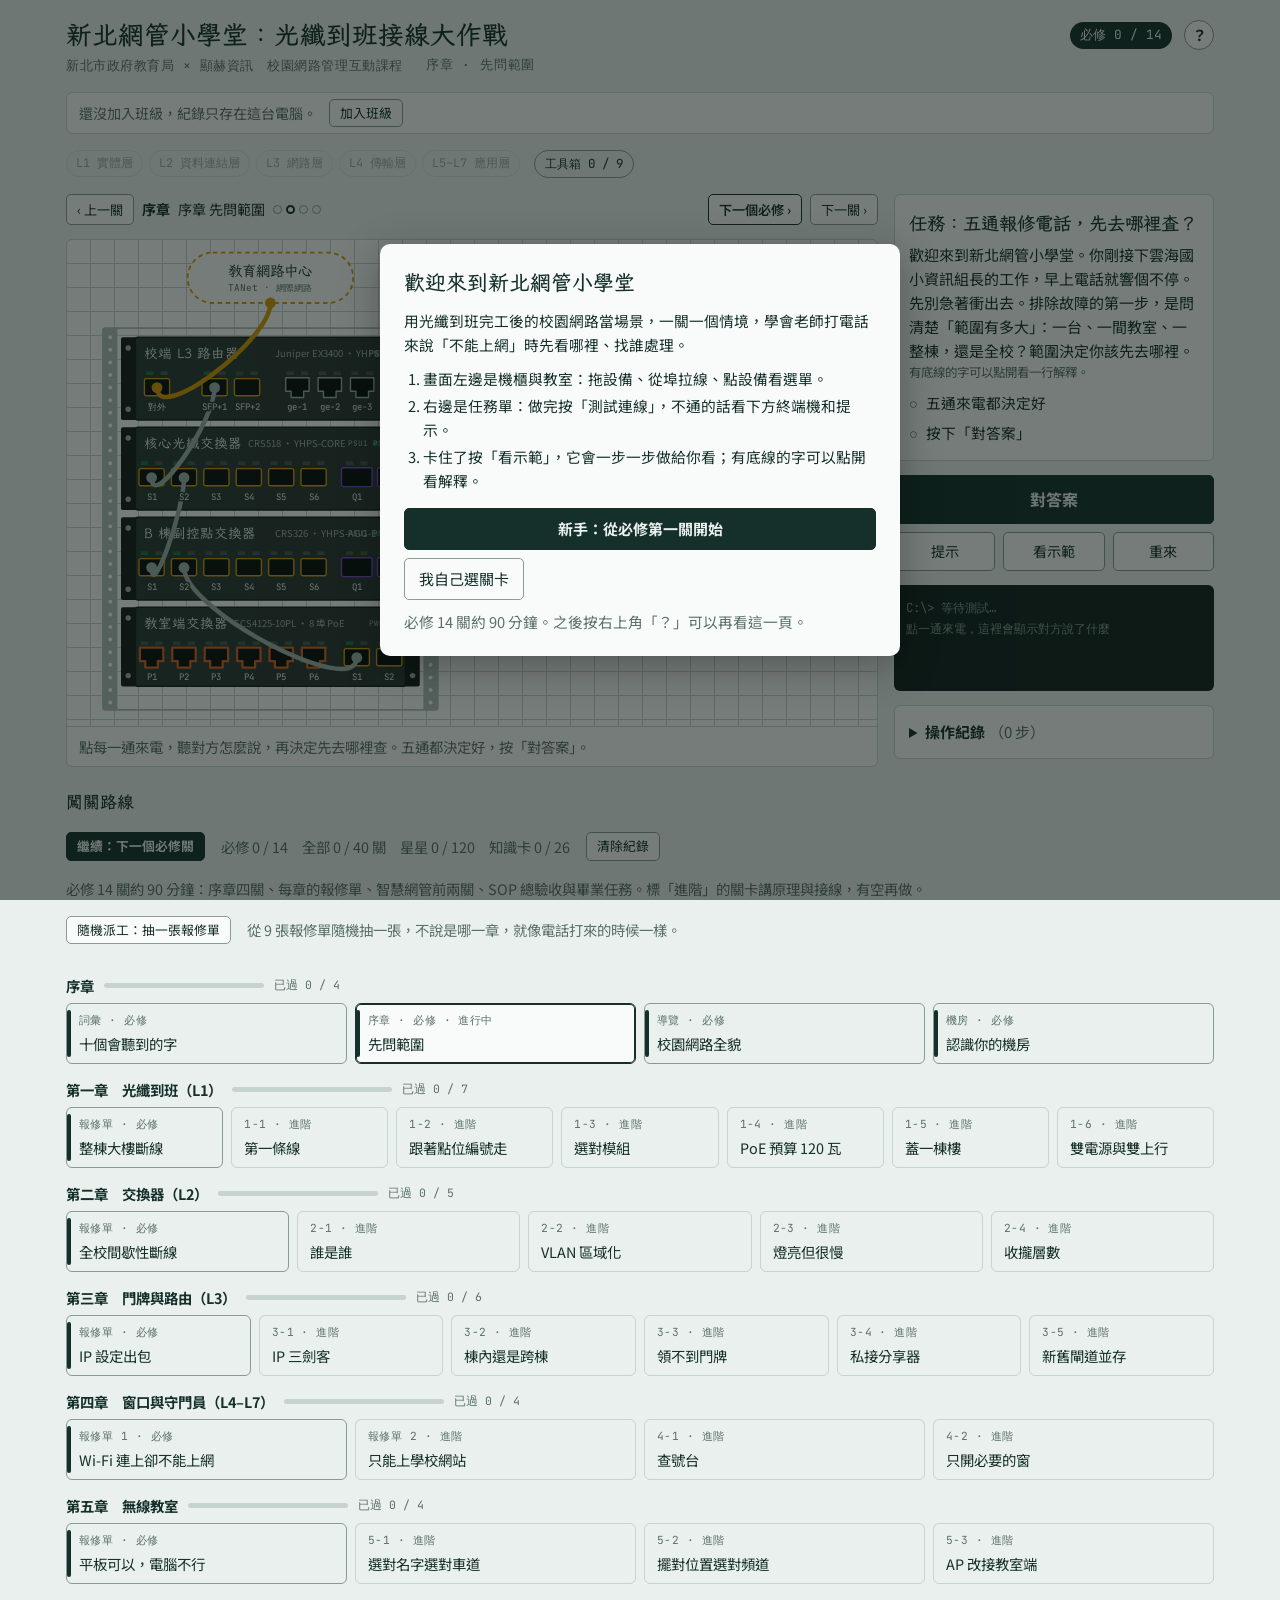
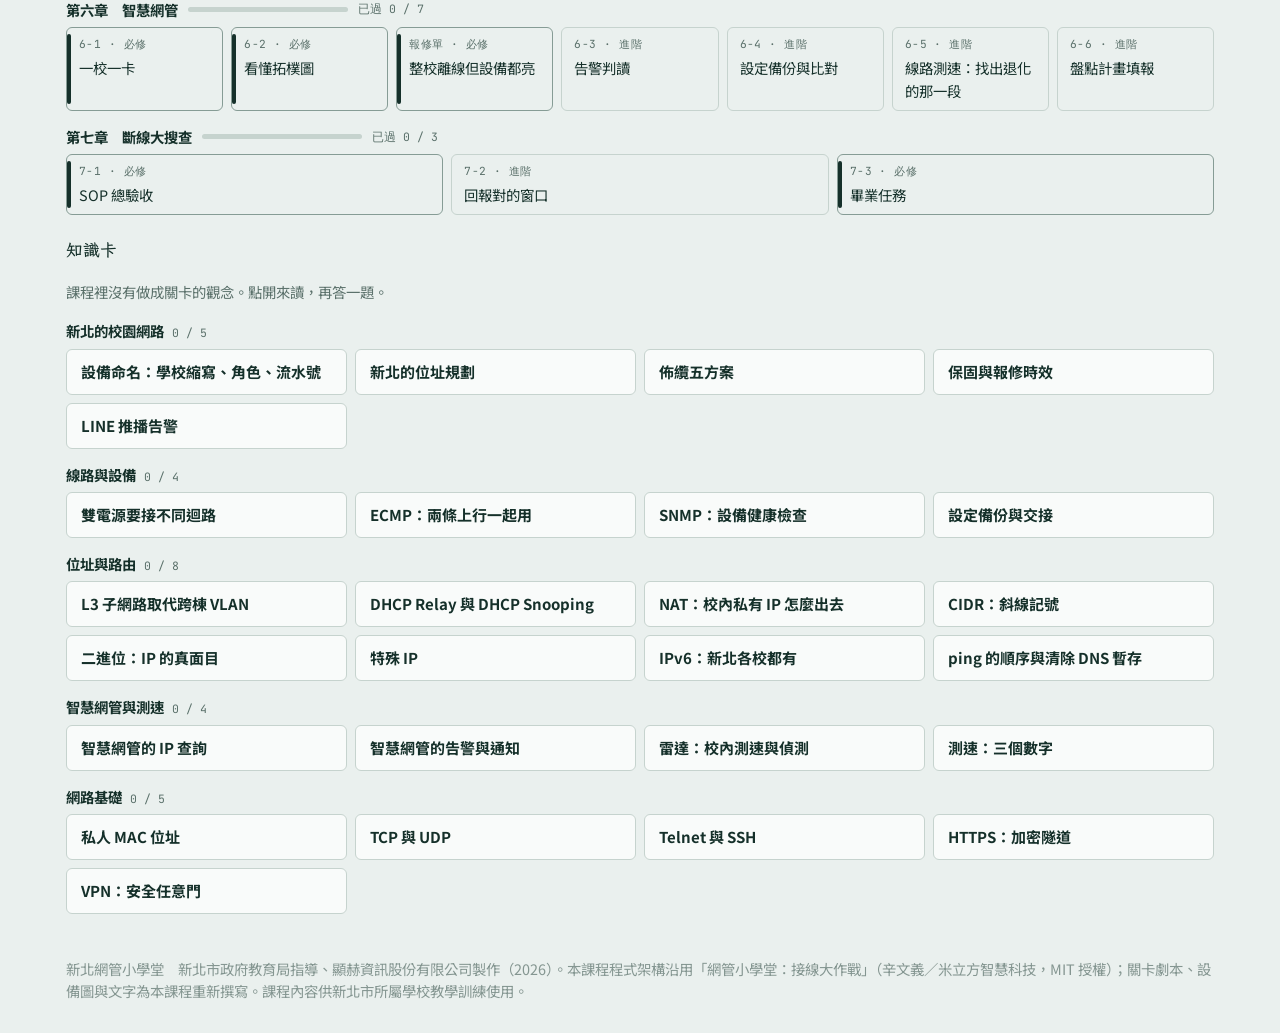
<file: index.html>
<!doctype html>
<html lang="zh-Hant">
<head>
<meta charset="utf-8">
<meta name="viewport" content="width=device-width,initial-scale=1,viewport-fit=cover">
<style>body{margin:0;font:14px system-ui,sans-serif}img{max-width:100%}[hidden]{display:none!important}</style>
<title>新北網管小學堂：光纖到班接線大作戰</title>
<meta name="description" content="新北市教育局校園網路管理互動課程：從教室端交換器、副控、核心到校端 L3 與智慧網管系統，36 關闖關教材。">
<link rel="stylesheet" href="https://fonts.googleapis.com/css2?family=LXGW+WenKai+TC:wght@700&family=Noto+Sans+TC:wght@400;500;700&family=JetBrains+Mono:wght@400;600&display=swap">
<style>
body{margin:0;font:14px system-ui,sans-serif}img{max-width:100%}[hidden]{display:none!important}

/* 版面概念：左邊是一面機房配線牆（方格底、可拖設備拉線），右邊是值班網管的任務單與終端機，下方是八關路線圖 */
:root{
  --bg:#eaf0ee; --surface:#f9fbfa; --ink:#15302a; --muted:#5a706a; --line:#c6d3ce;
  --metal:#2b3734; --metal-edge:#141b19; --metal-ink:#e8f1ed; --metal-muted:#9db0aa; --socket:#080d0b; --led-off:#46544f; --rack:#aebdb7; --v10:#7d45c9; --poe:#d2601f; --mmf:#0e9aa0; --plate:#f3f5f2; --sticker-ink:#1d1a0c; --device-edge:#869c95;
  --cable:#1f6fd1; --fiber:#d99a00; --ok:#12773f; --bad:#b23a28; --term:#11211d; --term-fg:#cfe9dc; --term-ok:#4fd88d; --term-bad:#ff8a73;
  --display:"LXGW WenKai TC","Noto Sans TC","PingFang TC","Microsoft JhengHei",sans-serif;
  --body:"Noto Sans TC","PingFang TC","Microsoft JhengHei",system-ui,sans-serif;
  --mono:"JetBrains Mono",ui-monospace,Menlo,Consolas,monospace;
}
@media (prefers-color-scheme: dark){ :root:not([data-theme="light"]){
  --bg:#0e1917; --surface:#15231f; --ink:#e3efe9; --muted:#93aaa2; --line:#2b3e38;
  --metal:#26332f; --metal-edge:#4c625b; --metal-ink:#e8f1ed; --metal-muted:#9db0aa; --socket:#050908; --led-off:#3d4c47; --rack:#31453f; --v10:#c5a2ff; --poe:#ff9a5c; --mmf:#45d3d2; --plate:#d5ddd9; --sticker-ink:#1d1a0c; --device-edge:#56706a;
  --cable:#5aa2ff; --fiber:#f2bd3a; --ok:#3fcf82; --bad:#ff7a63; --term:#070e0c; --term-fg:#bfe6d2; --term-ok:#4fd88d; --term-bad:#ff8a73;
  color-scheme:dark } }
:root[data-theme="dark"]{
  --bg:#0e1917; --surface:#15231f; --ink:#e3efe9; --muted:#93aaa2; --line:#2b3e38;
  --metal:#26332f; --metal-edge:#4c625b; --metal-ink:#e8f1ed; --metal-muted:#9db0aa; --socket:#050908; --led-off:#3d4c47; --rack:#31453f; --v10:#c5a2ff; --poe:#ff9a5c; --mmf:#45d3d2; --plate:#d5ddd9; --sticker-ink:#1d1a0c; --device-edge:#56706a;
  --cable:#5aa2ff; --fiber:#f2bd3a; --ok:#3fcf82; --bad:#ff7a63; --term:#070e0c; --term-fg:#bfe6d2; --term-ok:#4fd88d; --term-bad:#ff8a73;
  color-scheme:dark }

*{box-sizing:border-box}
body{background:var(--bg);color:var(--ink);font-family:var(--body);font-size:15px;line-height:1.6}
.wrap{max-width:1180px;margin:0 auto;padding-inline:16px;padding-block:20px 32px;display:flex;flex-direction:column;gap:16px}
header{display:flex;flex-direction:column;gap:4px}
.hrow{display:flex;align-items:center;gap:12px;flex-wrap:wrap}
h1{font-family:var(--display);font-size:1.6rem;margin:0;line-height:1.2;text-wrap:balance;flex:1 1 auto}
.reqprog{font-family:var(--mono);font-size:.8rem;padding:3px 10px;border-radius:999px;background:var(--ink);color:var(--bg);white-space:nowrap}
.help{width:30px;height:30px;padding:0;border-radius:50%;font-weight:700;flex:0 0 auto}
.lvl{font-family:var(--mono);font-size:.8rem;color:var(--muted);letter-spacing:.06em}
.play{display:grid;grid-template-columns:minmax(0,1fr) 320px;gap:16px;align-items:start}
@media (max-width:880px){.play{grid-template-columns:minmax(0,1fr)}}

.main{display:flex;flex-direction:column;gap:14px;min-width:0}
.stage{background:var(--surface);border:1px solid var(--line);border-radius:6px;overflow:hidden;min-width:0}
svg#board{display:block;width:100%;height:auto;touch-action:none;user-select:none;-webkit-user-select:none;
  background-image:linear-gradient(var(--line) 1px,transparent 1px),linear-gradient(90deg,var(--line) 1px,transparent 1px);
  background-size:24px 24px;background-position:-1px -1px}
.status{border-top:1px solid var(--line);padding:8px 12px;font-size:.9rem;min-height:2.6em;color:var(--muted)}
.status.bad{color:var(--bad)} .status.ok{color:var(--ok)}

/* SVG parts */
.dev{cursor:grab} .dev:active{cursor:grabbing}
.rack .frame{fill:none;stroke:var(--rack);stroke-width:2}
.rack .rail{fill:var(--rack)} .rack .hole{fill:var(--surface)}
.rack text{fill:var(--muted);font-family:var(--mono);font-size:11px;letter-spacing:.08em}
.dev .ear{fill:var(--metal-edge)}
.dev .body{fill:var(--metal);stroke:var(--metal-edge);stroke-width:1.5}
.dev .screw{fill:var(--metal-muted)}
.dev .name{fill:var(--metal-ink);font-family:var(--display);font-size:15px}
.dev .sub{fill:var(--metal-muted);font-family:var(--body);font-size:10.5px}
.dev .tiny{fill:var(--metal-muted);font-family:var(--mono);font-size:8.5px;text-anchor:end}
.dev .pwr{fill:var(--ok)}
.screen{fill:var(--socket)} .screen-t{font-family:var(--mono);font-size:11px;fill:var(--metal-muted)}
.online .screen-t{fill:var(--ok)}
.port{cursor:crosshair}
.port .sock{fill:var(--socket);stroke:var(--metal-muted);stroke-width:1.5;stroke-linejoin:round}
.port .led{fill:var(--led-off)}
.port.on .link{fill:var(--ok)}
.live .port.on .act{fill:var(--fiber);animation:blink .4s steps(2) infinite}
.port.sel .sock{stroke:var(--cable);stroke-width:3}
.port:focus-visible{outline:none} .port:focus-visible .sock{stroke:var(--cable);stroke-width:3}
.dev:focus{outline:none} .dev:focus-visible>.body,.dev:focus-visible>.ear,.dev:focus-visible>.plate{stroke:var(--cable);stroke-width:3}
.hit:focus{outline:none} .hit:focus-visible{stroke:var(--cable);stroke-opacity:.45}
.pl{fill:var(--metal-ink);font-family:var(--mono);font-size:10px;text-anchor:middle;paint-order:stroke;stroke:var(--metal);stroke-width:3.5px;stroke-linejoin:round}
.cable{fill:none;stroke:var(--cable);stroke-width:5;stroke-linecap:round}
.cable.fiber{stroke:var(--fiber)} .cable.temp{stroke-dasharray:8 7;opacity:.8}
.hit{fill:none;stroke:transparent;stroke-width:20;cursor:pointer}
.cable.sel{stroke-width:8} .plug.sel{r:8}
.halo{fill:none;stroke:var(--bad);stroke-width:16;opacity:.4;stroke-linecap:round}
.plug{fill:var(--cable)} .plug.fiber{fill:var(--fiber)}
.net .body{fill:var(--surface);stroke:var(--fiber);stroke-width:2;stroke-dasharray:5 4}
.net .name{fill:var(--ink);font-family:var(--display);font-size:16px;text-anchor:middle}
.net .sub{fill:var(--muted);font-size:10.5px;font-family:var(--mono);text-anchor:middle}
.pkt{fill:var(--ok);stroke:var(--surface);stroke-width:2} .pkt.bad{fill:var(--bad)}
@keyframes blink{50%{opacity:.35}}
@media (prefers-reduced-motion: reduce){.live .port.on .act{animation:none}}

/* side panel */
.side{display:flex;flex-direction:column;gap:14px;min-width:0}
.side h2{font-family:var(--display);font-size:1.15rem;margin:0 0 4px}
.side p{margin:0}
.box{background:var(--surface);border:1px solid var(--line);border-radius:6px;padding:14px}
.goal{display:flex;flex-direction:column;gap:6px;margin:8px 0 0;padding:0;list-style:none;font-size:.92rem}
.goal li{display:flex;gap:8px;align-items:baseline}
.goal li::before{content:"○";color:var(--muted);font-family:var(--mono)}
.goal li.done::before{content:"●";color:var(--ok)}
.inv{display:flex;align-items:center;gap:8px;font-family:var(--mono);font-size:.85rem;color:var(--muted);margin-top:10px}
.inv i{display:inline-block;width:26px;height:6px;border-radius:3px;background:var(--cable)}
.inv i.used{background:var(--line)}
.btns{display:flex;flex-wrap:wrap;gap:8px}
button{font:inherit;border-radius:5px;border:1px solid var(--device-edge);background:var(--surface);color:var(--ink);padding:8px 14px;cursor:pointer}
button:hover{border-color:var(--ink)}
button:focus-visible{outline:3px solid var(--cable);outline-offset:2px}
button.go{background:var(--ink);color:var(--bg);border-color:var(--ink);font-weight:700;flex:1 1 auto}
button:disabled{opacity:.5;cursor:default}
.term{background:var(--term);color:var(--term-fg);font-family:var(--mono);font-size:.78rem;line-height:1.7;border-radius:6px;padding:12px;min-height:8.5em;white-space:pre-wrap;overflow-wrap:anywhere}
.term .x{color:var(--term-bad)} .term .o{color:var(--term-ok)} .term .x::before{content:'✗ '} .term .o::before{content:'✓ '} .term .d{opacity:.6}
.sh{display:flex;gap:6px;align-items:center;background:var(--term);color:var(--term-fg);border-radius:6px;padding:6px 8px;margin-top:-8px;font-family:var(--mono);font-size:.78rem}
.sh select,.sh input{font:inherit;color:var(--term-fg);background:transparent;border:1px solid var(--metal-muted);border-radius:4px;padding:3px 6px;min-width:0}
.sh select{max-width:9em} .sh select option{background:var(--term)} .sh input{flex:1 1 auto}
.sh button{padding:3px 10px;font-size:.78rem;background:transparent;color:var(--term-fg);border-color:var(--metal-muted)}
.shonly{font-size:.82rem;color:var(--muted);display:flex;gap:6px;align-items:center;margin-top:-6px}
.hint{font-size:.9rem;border-left:3px solid var(--fiber);padding-left:10px;color:var(--ink)}
.stars{font-size:1.6rem;letter-spacing:.15em;color:var(--line);line-height:1}
.stars b{color:var(--fiber);font-weight:400}
.win h2{font-family:var(--display);font-size:1.15rem;margin:14px 0 4px}
.win-head{display:flex;flex-wrap:wrap;justify-content:space-between;align-items:center;gap:10px 24px}
.win-head .btns{flex:0 1 260px;min-width:200px}
.win .sgrid{flex-direction:row;flex-wrap:wrap;gap:2px 16px}
.win ul{margin:8px 0 0;padding-left:1.2em;font-size:.92rem;display:flex;flex-direction:column;gap:6px}
.win .tip{margin-top:10px;font-size:.9rem;color:var(--muted)}
.win .lead{margin:4px 0 0;font-size:.9rem;color:var(--muted)}
.win .cq .q{font-weight:700;margin:12px 0 0;font-size:.95rem}
.win .cq .btns{margin-top:6px;flex-direction:column}
.win .cq .btns button{text-align:left;font-size:.9rem}
.win .fb{margin:6px 0 0;font-size:.9rem}
.win .fb.ok{color:var(--ok)} .win .fb.bad{color:var(--bad)}
.sgrid{display:flex;flex-direction:column;gap:2px;font-size:.82rem;color:var(--muted);margin-top:6px}

.road{display:grid;grid-template-columns:repeat(auto-fit,minmax(150px,1fr));gap:8px;margin:0;padding:0;list-style:none}
.road li{border:1px dashed var(--line);border-radius:6px;padding:8px 10px 8px 12px;font-size:.9rem;color:var(--muted);position:relative}
.road li.req{border-style:solid;border-color:var(--device-edge);color:var(--ink)}
.road li.req::before{content:"";position:absolute;left:0;top:6px;bottom:6px;width:4px;border-radius:2px;background:var(--ink)}
.road li.done{color:var(--ink)}
.road li.now{border:1.5px solid var(--ink);color:var(--ink);background:var(--surface);box-shadow:inset 0 0 0 1px var(--ink)}
.road span{display:flex;justify-content:space-between;gap:6px;font-family:var(--mono);font-size:.7rem;letter-spacing:.04em;color:var(--muted);margin-bottom:2px}
.road-h{font-family:var(--display);font-size:1.05rem;margin:6px 0 0}
.chap-h{display:flex;align-items:center;gap:10px;margin:14px 0 6px}
.chap-h h3{font-size:.9rem;font-weight:700;margin:0;color:var(--ink)}
.chap-p{flex:0 1 160px;height:5px;border-radius:3px;background:var(--line);overflow:hidden}
.chap-p i{display:block;height:100%;background:var(--ok)}
.chap-h small{font-family:var(--mono);font-size:.72rem;color:var(--muted)}
.go-req{background:var(--ink);color:var(--bg);border-color:var(--ink);font-weight:700}
.cable.fixed{stroke:var(--metal-muted)} .plug.fixed{fill:var(--metal-muted)}
.cable.wall{stroke:var(--muted);stroke-width:2.5;stroke-dasharray:3 6}
.dev.passive .led{display:none} .dev.still{cursor:default} .dev.still.move{cursor:grab}
.plate{fill:var(--plate);stroke:var(--device-edge);stroke-width:1.5}
.plate-t{fill:var(--sticker-ink);font-family:var(--body);font-size:11px}
.stk{fill:var(--fiber)} .stk-t{fill:var(--sticker-ink);font-family:var(--mono);font-size:9.5px;font-weight:600;text-anchor:middle}
.zone{fill:var(--muted);font-family:var(--body);font-size:12.5px} .zone-bg{fill:var(--surface);opacity:.88}
.road button{all:unset;display:block;width:100%;cursor:pointer;box-sizing:border-box}
.road li:has(button){border-style:solid;color:var(--ink)}
.road button:focus-visible{outline:3px solid var(--cable);outline-offset:4px}
.cable.mmf{stroke:var(--mmf)} .plug.mmf{fill:var(--mmf)} .cable.smf{stroke:var(--fiber)} .plug.smf{fill:var(--fiber)}
.port .sock.sfp{stroke:var(--fiber)}
.kinds{display:flex;flex-direction:column;gap:6px;margin-top:10px}
.kinds button{display:grid;grid-template-columns:30px 1fr auto;gap:8px;align-items:center;text-align:left;padding:7px 10px;font-size:.88rem}
.kinds button[aria-pressed="true"]{border-color:var(--ink);box-shadow:inset 0 0 0 1px var(--ink);font-weight:700}
.kinds i{height:6px;border-radius:3px;background:var(--cable)} .kinds i.mmf{background:var(--mmf)} .kinds i.smf{background:var(--fiber)}
.kinds small{font-family:var(--mono);color:var(--muted);font-weight:400}
.port .sock.poe{stroke:var(--poe);stroke-width:2.5}
.dev .pw{fill:var(--led-off)} .dev.powered .pw{fill:var(--ok)}
.dev.ap .body{fill:var(--plate);stroke:var(--device-edge)} .dev.ap .ring{fill:none;stroke:var(--device-edge);stroke-width:1;opacity:.6}
.dev.ap .name{fill:var(--sticker-ink)} .dev.ap .sub{fill:var(--muted)} .dev.ap .tagt{fill:var(--sticker-ink)}
.dev.ap .wifi{fill:none;stroke:var(--cable);stroke-width:2;stroke-linecap:round} .dev.ap .wifi-dot{fill:var(--cable)}
.dev.sel .body{stroke:var(--cable);stroke-width:3}
.acts{display:flex;flex-wrap:wrap;gap:8px;align-items:center;padding:0 12px 10px;font-size:.9rem}
.acts button{padding:5px 12px;font-size:.88rem}
.port .mod{fill:none} .port .mod.mmf{fill:var(--mmf)} .port .mod.smf{fill:var(--fiber)}
.port.v10 .sock{stroke:var(--v10);stroke-width:3} .port.v20 .sock{stroke:var(--mmf);stroke-width:3} .port.v30 .sock{stroke:var(--poe);stroke-width:3}
.kinds i.v10{background:var(--v10)} .kinds i.v20{background:var(--mmf)} .kinds i.v30{background:var(--poe)} .kinds i.v1{background:var(--metal-muted)}
.port.on.slow .link{fill:none;stroke:var(--fiber);stroke-width:1.6}
.storm .port.on .act{fill:var(--fiber);animation:blink .18s steps(2) infinite}
@media (prefers-reduced-motion: reduce){.storm .port.on .act{animation:none}}
.acts label{display:flex;gap:6px;align-items:center}
.acts select{font:inherit;font-size:.88rem;padding:4px 6px;border-radius:5px;border:1px solid var(--device-edge);background:var(--surface);color:var(--ink);max-width:100%}
.dev .tagt{fill:var(--metal-ink);font-family:var(--body);font-size:11px}
.acts input{font:inherit;font-size:.88rem;padding:4px 8px;border-radius:5px;border:1px solid var(--device-edge);background:var(--surface);color:var(--ink);width:15em;max-width:100%}
.acts label:has(input){flex-direction:column;align-items:flex-start;gap:2px;font-size:.82rem;color:var(--muted)}
.topbar{display:flex;flex-wrap:wrap;gap:6px 14px;align-items:flex-start}
.osi{display:flex;gap:6px;flex-wrap:nowrap;overflow-x:auto;scrollbar-width:none;max-width:100%}
.osi::-webkit-scrollbar{display:none}
.osi span{font-family:var(--mono);font-size:.74rem;padding:3px 9px;border:1px solid var(--line);border-radius:999px;color:var(--muted);white-space:nowrap;opacity:.55}
.osi span.on{background:var(--ink);color:var(--bg);border-color:var(--ink);font-weight:600;opacity:1}
.toolbox{font-size:.85rem}
.toolbox summary{cursor:pointer;font-family:var(--mono);font-size:.78rem;padding:3px 10px;border:1px solid var(--device-edge);border-radius:999px;display:inline-block;list-style:none}
.toolbox summary::-webkit-details-marker{display:none}
.toolbox[open] summary{background:var(--ink);color:var(--bg);border-color:var(--ink)}
.tools{display:flex;flex-wrap:wrap;gap:6px;align-items:center;margin-top:8px}
.tools button{padding:3px 10px;font-family:var(--mono);font-size:.78rem}
.tools button.lock{border-style:dashed;color:var(--muted)}
.toolnote{margin:8px 0 0;font-size:.9rem;border-left:3px solid var(--cable);padding-left:10px}
/* 關卡導覽列 */
.nav{display:flex;align-items:center;gap:8px;flex-wrap:wrap;font-size:.88rem}
.nav button{padding:4px 10px;font-size:.82rem}
.nav button.req{border-color:var(--ink);font-weight:600}
.navmid{flex:1 1 auto;display:flex;align-items:center;gap:8px;min-width:0;flex-wrap:wrap}
.navmid b{color:var(--ink)}
.dots{display:inline-flex;gap:4px;align-items:center}
.dots i{width:9px;height:9px;border-radius:50%;border:1.5px solid var(--device-edge);display:inline-block}
.dots i.done{background:var(--ok);border-color:var(--ok)} .dots i.now{border-color:var(--ink);border-width:2.5px;background:var(--surface)}
.mobile-only{display:none}
.progrow{display:flex;flex-wrap:wrap;gap:8px 16px;align-items:center;margin:0;font-size:.9rem;color:var(--muted)}
.progrow button{padding:3px 10px;font-size:.8rem}
.road span b{color:var(--fiber);font-weight:400}
.who{display:flex;flex-wrap:wrap;gap:8px 12px;align-items:center;font-size:.88rem;color:var(--muted);background:var(--surface);border:1px solid var(--line);border-radius:6px;padding:6px 12px}
.who b{color:var(--ink)}
.viewbar{display:flex;flex-direction:column;gap:6px;font-size:.9rem;background:var(--surface);border:2px solid var(--fiber);border-radius:6px;padding:8px 12px}
.viewbar p{margin:0} .viewbar .bad{color:var(--bad)} .viewbar b{color:var(--ink)}
.viewbar .btns{display:flex;flex-wrap:wrap;gap:6px 8px;align-items:center} .viewbar button{padding:3px 10px;font-size:.82rem}
.log summary{cursor:pointer;font-weight:700} .log summary span{font-weight:400;color:var(--muted);margin-left:4px}
.log ol{margin:8px 0;padding-left:1.8em;max-height:16em;overflow-y:auto;font-size:.85rem;display:flex;flex-direction:column;gap:2px}
.log ol button{all:unset;cursor:pointer;display:block;padding:1px 4px;border-radius:3px}
.log ol button:hover,.log ol button:focus-visible{background:var(--line)} .log ol button[aria-current]{background:var(--fiber);color:#fff}
.log .btns{display:flex;flex-wrap:wrap;gap:8px} .log .btns button{padding:3px 10px;font-size:.82rem}
.log input{width:100%;box-sizing:border-box;margin-top:8px;font:inherit;font-size:.78rem;padding:4px 6px;border:1px solid var(--device-edge);border-radius:5px;background:var(--bg);color:var(--ink)}
.log .fb{margin:6px 0 0;font-size:.85rem;color:var(--ok)}
.who button{padding:3px 10px;font-size:.8rem}
.who form{display:flex;flex-wrap:wrap;gap:8px 12px;align-items:flex-end;width:100%}
.who label{display:flex;flex-direction:column;gap:2px;font-size:.82rem}
.who input{font:inherit;font-size:.9rem;padding:4px 8px;border-radius:5px;border:1px solid var(--device-edge);background:var(--bg);color:var(--ink);width:11em;max-width:100%}
.who .msg{flex-basis:100%;margin:0;color:var(--ink)}
.who .msg.bad{color:var(--bad)}
.who details.scbox{flex-basis:100%} .who details.scbox summary{cursor:pointer;color:var(--ink)} .who details.scbox[open]{display:flex;flex-wrap:wrap;gap:8px 12px;align-items:flex-end} .who details.scbox>summary{flex-basis:100%} .who select{font:inherit;font-size:.9rem;padding:4px 6px;border-radius:5px;border:1px solid var(--device-edge);background:var(--bg);color:var(--ink)} .who .ok{color:var(--ok)}
.teach .wrap>:not(header):not(#teach),.teach #lvl{display:none}
.teach .wrap{max-width:none}
#teach{display:flex;flex-direction:column;gap:12px}
#teach .row{display:flex;flex-wrap:wrap;gap:8px 12px;align-items:center;font-size:.9rem;color:var(--muted)}
#teach .row button{padding:4px 12px;font-size:.85rem}
#teach .row button[aria-pressed="true"]{background:var(--ink);color:var(--bg);border-color:var(--ink)}
#teach a{color:var(--cable)}
#teach td.pk{cursor:pointer} #teach td.pk:hover,#teach td.pk:focus-visible{outline:2px solid var(--cable);outline-offset:-2px} #teach td[aria-current]{outline:2px solid var(--ink);outline-offset:-2px}
#teach .tpick{background:var(--surface);border:2px solid var(--fiber);border-radius:6px;padding:8px 12px} #teach .tpick b{color:var(--ink)}
#teach code{font-family:var(--mono);color:var(--ink);background:var(--surface);border:1px solid var(--line);border-radius:4px;padding:1px 6px;overflow-wrap:anywhere}
.tscroll{overflow-x:auto;border:1px solid var(--line);border-radius:6px;background:var(--surface)}
.tgrid{border-collapse:collapse;font-size:.82rem;white-space:nowrap;width:100%}
.tgrid th,.tgrid td{border-bottom:1px solid var(--line);padding:4px 3px;min-width:24px;text-align:center}
.tgrid thead th{font-weight:600;color:var(--muted);font-family:var(--mono);font-size:.74rem}
.tgrid thead tr:first-child th{font-family:var(--body);color:var(--ink);border-bottom:0;padding-bottom:0}
.tgrid .ch{border-left:2px solid var(--line)}
.tgrid th.nm{position:sticky;left:0;background:var(--surface);text-align:left;color:var(--ink);font-family:var(--body);font-size:.85rem;z-index:1}
.tgrid th.nm small{color:var(--muted);font-family:var(--mono);font-weight:400;margin-left:6px}
.tgrid th.nm i{display:inline-block;width:8px;height:8px;border-radius:50%;background:var(--led-off);margin-right:6px}
.tgrid th.nm i.on{background:var(--ok)}
.tgrid td.w{color:var(--fiber);background:color-mix(in srgb,var(--ok) 14%,transparent);font-size:.72rem;letter-spacing:-1px}
.tgrid td.o{color:var(--muted)}
.tgrid td.now{outline:2px solid var(--cable);outline-offset:-2px}
.tgrid td.stuck{background:color-mix(in srgb,var(--bad) 22%,transparent);color:var(--ink);font-weight:700}
.tgrid tfoot td,.tgrid tfoot th{color:var(--muted);font-size:.74rem;border-bottom:0}
.tgrid button{padding:0 6px;font-size:.72rem;margin-left:6px;color:var(--muted)}
.cards{display:flex;flex-direction:column;gap:14px}
.cgrp h3{font-size:.9rem;margin:0 0 6px;display:flex;align-items:baseline;gap:8px}
.cgrp h3 small{font-family:var(--mono);font-size:.72rem;color:var(--muted);font-weight:400}
.cgrid{display:grid;grid-template-columns:repeat(auto-fit,minmax(260px,1fr));gap:8px;align-items:start}
.card.ok summary{color:var(--ok)}
.card{background:var(--surface);border:1px solid var(--line);border-radius:6px;padding:10px 14px;min-width:0}
.card summary{cursor:pointer;font-weight:700;display:flex;justify-content:space-between;gap:8px}
.card summary:focus-visible{outline:3px solid var(--cable);outline-offset:3px}
.card .ck{font-weight:400;font-size:.8rem;color:var(--ok)}
.card p{margin:8px 0 0;font-size:.92rem}
.card .q{font-weight:700}
.card .btns{margin-top:8px;flex-direction:column}
.card .btns button{text-align:left;font-size:.9rem}
.card .fb.ok{color:var(--ok)} .card .fb.bad{color:var(--bad)}
/* 6-3 的「列印 SOP 卡」：平常不顯示；列印時 body 加上 .pc，只印這張卡，一律白底黑字 */
#printcard{display:none}
@media print{
  @page{margin:12mm}
  body.pc{background:#fff}
  body.pc>*:not(#printcard){display:none!important}
  body.pc>#printcard{display:block;color:#000;background:#fff;font-family:var(--body);font-size:11.5pt;line-height:1.55}
  #printcard h1{font-family:var(--display);font-size:20pt;margin:0}
  #printcard .pc-sub{margin:2pt 0 10pt;color:#444}
  #printcard ol{margin:0 0 10pt;padding-left:1.4em}
  #printcard li{margin:0 0 5pt}
  #printcard table{border-collapse:collapse;width:100%}
  #printcard th,#printcard td{border:1px solid #888;padding:4pt 6pt;text-align:left;vertical-align:top}
  #printcard th{width:9em;background:#eee}
  #printcard .pc-blank{display:inline-block;min-width:12em;border-bottom:1px solid #000}
  #printcard .pc-foot{margin-top:8pt;font-size:9pt;color:#444}
}

/* ===== 新北版追加 ===== */
.byline{margin:0;font-size:.82rem;color:var(--muted);font-family:var(--mono);letter-spacing:.04em;display:flex;flex-wrap:wrap;gap:4px 10px}
.foot{margin-top:28px;opacity:.7;line-height:1.5}
.dev.down>.body,.dev.down>.ear{stroke:var(--bad);stroke-width:2.5;stroke-dasharray:7 4}
.dev.down .name{fill:var(--bad)}
.port .sock.qsfp{stroke:var(--v10)}
.port .mod.lr{fill:var(--fiber)} .port .mod.sr{fill:var(--mmf)} .port .mod.dac{fill:var(--metal-muted)}
.cable.lr{stroke:var(--fiber)} .plug.lr{fill:var(--fiber)} .cable.sr{stroke:var(--mmf)} .plug.sr{fill:var(--mmf)}
.cable.dac{stroke:var(--metal-muted)} .plug.dac{fill:var(--metal-muted)}
.cable.drop{stroke:var(--fiber);stroke-width:3.5} .plug.drop{fill:var(--fiber)}
.cable.spare{stroke:var(--fiber);stroke-width:3.5;stroke-dasharray:10 6;opacity:.7} .plug.spare{fill:var(--fiber);opacity:.7}
.kinds i.lr{background:var(--fiber)} .kinds i.sr{background:var(--mmf)} .kinds i.dac{background:var(--metal-muted)} .kinds i.drop{background:var(--fiber)}
.kinds i.v40{background:var(--v10)} .kinds i.v99{background:var(--bad)}
.port.v40 .sock{stroke:var(--v10);stroke-width:3} .port.v99 .sock{stroke:var(--bad);stroke-width:3}
.dev .psu{fill:var(--led-off)} .dev .psu.on{fill:var(--ok)}
.dev .brand{fill:var(--metal-muted);font-family:var(--mono);font-size:8.5px;letter-spacing:.1em}
.nms-card .body{fill:var(--surface);stroke:var(--line)} .nms-card .name{fill:var(--ink)} .nms-card .sub{fill:var(--muted)}
.nms-card.alert .body{stroke:var(--bad);stroke-width:2}
.nms-card .tagt{fill:var(--ink)}
.dev .pwr.psu1,.dev .pwr.psu2{fill:var(--ok)} .dev.psu1off .pwr.psu1,.dev.psu2off .pwr.psu2{fill:var(--led-off)}

/* 術語底線與浮動解釋 */
.gl{border-bottom:1.5px dotted var(--cable);cursor:help;color:inherit}
.gl:hover,.gl:focus-visible{background:color-mix(in srgb,var(--cable) 14%,transparent);outline:none}
#gltip{position:absolute;z-index:50;max-width:330px;background:var(--surface);color:var(--ink);border:1px solid var(--cable);border-radius:6px;padding:8px 12px;font-size:.88rem;line-height:1.5;box-shadow:0 4px 14px rgba(0,0,0,.18)}
#gltip b{color:var(--cable);margin-right:4px}
.glnote{font-size:.78rem;color:var(--muted);margin-top:4px}
/* 答錯時卡住的那一台 */
@keyframes stuckpulse{50%{opacity:.35}}
.dev.stuck>.body,.dev.stuck>.ear,.dev.stuck>.plate{stroke:var(--bad);stroke-width:4;animation:stuckpulse .6s ease-in-out 6}
/* 路線圖必修／進階 */

/* 按鈕層級 */
.main-btn .go{width:100%;padding:11px 14px;font-size:1rem}
.sub-btn{display:grid;grid-template-columns:repeat(3,1fr);gap:8px;margin-top:-6px}
.sub-btn button{padding:7px 8px;font-size:.88rem}
.more{display:none;padding:3px 10px;font-size:.8rem;margin-top:4px}
/* 首次進入引導 */
.welcome{position:fixed;inset:0;background:rgba(10,20,17,.55);z-index:100;display:flex;align-items:center;justify-content:center;padding:16px}
.wbox{background:var(--surface);color:var(--ink);border-radius:10px;padding:22px 24px;max-width:520px;width:100%;box-shadow:0 10px 40px rgba(0,0,0,.3);display:flex;flex-direction:column;gap:10px}
.wbox h2{font-family:var(--display);margin:0;font-size:1.3rem}
.wbox p,.wbox ol{margin:0;font-size:.92rem} .wbox ol{padding-left:1.3em;display:flex;flex-direction:column;gap:4px}
.wbox .btns{margin-top:6px} .wbox .btns .go{flex:1 1 100%}
.wnote{font-size:.8rem;color:var(--muted)}
/* 手機版：任務卡排舞台前、說明摺疊、舞台字級放大、放大舞台 */
@media (max-width:880px){
  .side{display:contents}
  .side>.box:first-child{order:-1}
  .main{order:0}
  .side>.btns,.side>.hint,.side>.term,.side>.sh,.side>datalist,.side>.shonly,.side>.log{order:1}
  .mobile-only{display:inline-block}
  .sub-btn{grid-template-columns:repeat(4,1fr)}
  #intro.clamp{display:-webkit-box;-webkit-line-clamp:3;-webkit-box-orient:vertical;overflow:hidden}
  .more{display:inline-block}
  svg#board{max-height:72vh}
  .stage.zoom{overflow-x:auto} .stage.zoom svg#board{width:140%;max-height:none}
  .nav .navmid b{display:none}
}
@media (max-width:600px){
  .dev .name{font-size:18px} .dev .sub{font-size:12.5px} .pl{font-size:12px} .stk-t{font-size:11px}
  .zone{font-size:14px} .net .name{font-size:18px} .net .sub{font-size:12px} .plate-t{font-size:13px} .dev .tagt{font-size:13px} .dev .tiny{font-size:10px}
  h1{font-size:1.3rem}
}

</style>
</head>
<body>
<div class="wrap">
  <header>
    <div class="hrow"><h1>新北網管小學堂：光纖到班接線大作戰</h1><span class="reqprog" id="reqprog"></span><button id="helpBtn" class="help" aria-label="怎麼玩" title="怎麼玩">？</button></div>
    <p class="byline">新北市政府教育局 × 顯赫資訊　校園網路管理互動課程　<span class="lvl" id="lvl"></span></p>
  </header>
  <div class="who" id="who" aria-live="polite" hidden></div>
  <div id="teach" hidden></div>
  <div class="topbar">
    <div class="osi" id="osi" aria-label="這一關練習的 OSI 層"></div>
    <details class="toolbox" id="toolbox"><summary id="toolsum">工具箱</summary><div class="tools" id="tools"></div><p class="toolnote" id="toolnote" hidden></p></details>
  </div>
  <div class="viewbar" id="viewbar" aria-live="polite" hidden></div>

  <div class="play">
    <div class="main">
      <div class="nav" id="nav"></div>
      <div class="stage" id="stage">
        <svg id="board" role="application" aria-label="配線畫面：拖曳設備，從連接埠拉出網路線"></svg>
        <div class="status" id="status" aria-live="polite"></div>
        <div class="acts" id="acts" hidden></div>
      </div>

      <div class="box win" id="win" hidden>
        <div class="win-head">
          <div><div class="stars" id="stars" aria-label="星數"></div><div class="sgrid" id="sgrid"></div></div>
          <div class="btns"><button class="go" id="next"></button></div>
        </div>
        <p class="lead" id="dispfrom" hidden></p>
        <div id="close" hidden></div>
        <h2>這一關學到的事</h2>
        <ul id="learn"></ul>
        <p class="tip" id="tip"></p>
        <div id="see" hidden></div>
        <div id="home" hidden></div>
      </div>
    </div>

    <div class="side">
      <div class="box">
        <h2 id="task"></h2>
        <p id="intro" class="clamp"></p>
        <button id="introMore" class="more mobile-only" type="button">展開全文</button>
        <p class="glnote">有底線的字可以點開看一行解釋。</p>
        <ul class="goal" id="goals"></ul>
        <div class="inv" id="inv" aria-label="剩餘線材"></div>
        <div class="kinds" id="kinds" hidden></div>
      </div>

      <div class="btns main-btn">
        <button class="go" id="test">測試連線</button>
      </div>
      <div class="btns sub-btn">
        <button id="hintBtn">提示</button>
        <button id="demo">看示範</button>
        <button id="reset">重來</button>
        <button id="zoomBtn" class="mobile-only" type="button">放大舞台</button>
      </div>
      <p class="hint" id="hint" hidden></p>

      <div class="term" id="term" aria-live="polite"></div>
      <form class="sh" id="sh" hidden><span id="shhost"></span><input id="shin" list="shlist" maxlength="80" autocomplete="off" spellcheck="false" autocapitalize="off" aria-label="輸入指令" placeholder="輸入指令，例如 ipconfig"><button>執行</button></form>
      <datalist id="shlist"></datalist>
      <label class="shonly" id="shonlyl" hidden><input type="checkbox" id="shonly"> 挑戰：選單不列出指令，自己在終端機輸入</label>

      <details class="box log" id="log"><summary>操作紀錄<span id="logn"></span></summary>
        <ol id="steps"></ol>
        <div class="btns"><button id="share">複製分享連結</button><button id="lastwin" hidden>看上次過關的紀錄</button></div>
        <input id="shareurl" readonly hidden aria-label="分享連結">
        <p class="fb" id="sharemsg" aria-live="polite"></p>
      </details>

    </div>
  </div>

  <h2 class="road-h">闖關路線</h2>
  <p class="progrow"><button id="nextReq" class="go-req">繼續：下一個必修關</button><span id="prog"></span><button id="wipe">清除紀錄</button></p>
  <p class="progrow">必修 14 關約 90 分鐘：序章四關、每章的報修單、智慧網管前兩關、SOP 總驗收與畢業任務。標「進階」的關卡講原理與接線，有空再做。</p>
  <p class="progrow"><button id="disp">隨機派工：抽一張報修單</button><span id="disptext"></span><span id="dispn"></span></p>
  <div id="road"></div>

  <h2 class="road-h">知識卡</h2>
  <p class="progrow">課程裡沒有做成關卡的觀念。點開來讀，再答一題。</p>
  <div class="cards" id="cards"></div>
  <p class="progrow foot">新北網管小學堂　新北市政府教育局指導、顯赫資訊股份有限公司製作（2026）。本課程程式架構沿用「網管小學堂：接線大作戰」（辛文義／米立方智慧科技，MIT 授權）；關卡劇本、設備圖與文字為本課程重新撰寫。課程內容供新北市所屬學校教學訓練使用。</p>
</div>
<div id="printcard"></div>
<div id="welcome" class="welcome" hidden>
  <div class="wbox" role="dialog" aria-labelledby="wtitle">
    <h2 id="wtitle">歡迎來到新北網管小學堂</h2>
    <p>用光纖到班完工後的校園網路當場景，一關一個情境，學會老師打電話來說「不能上網」時先看哪裡、找誰處理。</p>
    <ol>
      <li>畫面左邊是機櫃與教室：拖設備、從埠拉線、點設備看選單。</li>
      <li>右邊是任務單：做完按「測試連線」，不通的話看下方終端機和提示。</li>
      <li>卡住了按「看示範」，它會一步一步做給你看；有底線的字可以點開看解釋。</li>
    </ol>
    <div class="btns">
      <button class="go" id="wStart">新手：從必修第一關開始</button>
      <button id="wClose">我自己選關卡</button>
    </div>
    <p class="wnote">必修 14 關約 90 分鐘。之後按右上角「？」可以再看這一頁。</p>
  </div>
</div>
<div id="gltip" hidden></div>
<script>
(function(){
/* ===== 01_head.js ===== */
  const NS = 'http://www.w3.org/2000/svg',
    svg = document.getElementById('board');
  const $ = id => document.getElementById(id);
  /* ---------- 學校參數：關卡的邏輯一律用預設學校（10.213.250.0/24、DNS 163.20.1.1…）計算，
     畫面上顯示的文字再經過 tr() 換成班級或學員自己學校的值。所以存檔、重播、答案判斷都不受參數影響 ---------- */
  /* 新北版位址基底（虛構學校「雲海國小」，校編號 250；第二段依新北慣例代表網段用途，第三段代表學校）：
     教學 10.213.X、行政 10.215.X、伺服器 10.217.X、無線 10.231／10.233／10.235.X、交換器管理 10.226.X、AP 管理 10.228.X */
  const SEG = { user: '10.213', adm: '10.215', srv: '10.217', wl1: '10.231', wl2: '10.233', wl3: '10.235', mgmt: '10.226', ap: '10.228' };
  const SCH_NO = '250';
  const NET = SEG.user + '.' + SCH_NO;            // 關卡內部一律用這個教學網段計算
  const GW = NET + '.254', DNS1 = '163.20.1.1', DNS2 = '8.8.8.8';
  const MGMT = SEG.mgmt + '.' + SCH_NO, APNET = SEG.ap + '.' + SCH_NO, SRV = SEG.srv + '.' + SCH_NO, ADM = SEG.adm + '.' + SCH_NO;
  const DEFAULT_SCHOOL = {
    net: NET,
    gw: 254,
    dhcp: [101, 200],
    dns: DNS1,
    domain: 'yhps.ntpc.edu.tw',
    up: '',
    upShort: '',
    tel: '',
    ssid: {
      t: 'YHPS-Teacher',
      s: 'YHPS-Student',
      g: 'YHPS-Guest',
      i: 'YHPS-IoT'
    },
    split: {
      fiber: 2,
      fw: 1,
      core: 3
    },
    school: '',
    blds: ''
  };
  // 預設學校用到的主機號碼：DHCP 範圍裡的、範圍外的固定 IP
  const IN_RANGE = [
      [101, 0],
      [102, 1],
      [103, 2],
      [119, 18],
      [120, 19],
      [130, 20],
      [131, 21]
    ],
    FIXED = [1, 23, 31, 50, 60, 61, 62, 63, 64, 77, 99, 245];
  const isIP = t => /^(\d{1,3})\.(\d{1,3})\.(\d{1,3})\.(\d{1,3})$/.test(t) && t.split('.').every(x => +x <= 255);
  // 檢查學校參數合不合理，不合理就回傳原因（講師開班、學員填表、伺服器都用同一套規則）
  function badSchool(c) {
    const n = String(c.net || '').split('.');
    if (n.length !== 3 || !n.every(x => /^\d{1,3}$/.test(x) && +x <= 255) || +n[0] < 1 || +n[0] > 223) return '校內網段要寫前三段，例如 10.213.87';
    const g = +c.gw,
      [a, b] = c.dhcp.map(Number);
    if (!(g >= 1 && g <= 254)) return '閘道的最後一段要在 1 到 254 之間';
    if (!(a >= 1 && b <= 254 && b - a + 1 >= 30)) return 'DHCP 範圍至少要有 30 個位址，最後一段在 1 到 254 之間';
    if (g >= a && g <= b) return '閘道不能在 DHCP 發放範圍裡';
    if (254 - (b - a + 1) - 1 < FIXED.length) return 'DHCP 範圍外至少要留 ' + FIXED.length + ' 個位址給固定 IP';
    if (!isIP(c.dns)) return 'DNS 要寫完整的 IP，例如 163.20.1.1';
    if (c.dns.startsWith(c.net + '.')) return 'DNS 不能在校內網段裡（這個遊戲裡學校 DNS 由上游提供）';
    if (['8.8.8.8', '10.0.0.53', '1.2.3.4', '10.217.250.53'].includes(c.dns)) return '這個 DNS 在遊戲裡被當成別的用途，請換一個';
    const ss = Object.values(c.ssid);
    if (ss.some(x => !/^[\x21-\x7e]{1,24}$/.test(x)) || new Set(ss).size < 4) return '四個 SSID 都要填，彼此不同，只能用英數字和符號，最多 24 字';
    if (!/^[a-z0-9.-]{3,40}$/i.test(c.domain)) return '學校網域只能用英數字、點和減號，例如 abc.ntpc.edu.tw';
    if (Object.values(c.split).some(x => ![0, 1, 2, 3].includes(+x))) return '維護分工的選項不對';
    return ''
  }
  let XL = null; // 換字表；用預設學校時是 null，tr() 原樣傳回
  // 參數可能來自分享連結（別人做的），格式不對就退回預設學校
  function setSchool(o) {
    try {
      return setSchool0(o)
    } catch (e) {
      SCHOOL = JSON.parse(JSON.stringify(DEFAULT_SCHOOL));
      XL = null;
      return false
    }
  }

  function setSchool0(o) {
    const c = JSON.parse(JSON.stringify(DEFAULT_SCHOOL));
    for (const k in o || {})
      if (o[k] != null && o[k] !== '' && k in c) c[k] = typeof c[k] === 'object' && !Array.isArray(c[k]) ? Object.assign(c[k], o[k]) : o[k];
    c.gw = +c.gw;
    c.dhcp = c.dhcp.map(Number);
    for (const k in c.split) c.split[k] = +c.split[k];
    if (!Array.isArray(c.dhcp) || c.dhcp.length !== 2 || typeof c.ssid !== 'object' || badSchool(c)) {
      SCHOOL = JSON.parse(JSON.stringify(DEFAULT_SCHOOL));
      XL = null;
      return false
    }
    SCHOOL = c;
    const D0 = DEFAULT_SCHOOL,
      same = JSON.stringify(c) === JSON.stringify(D0);
    if (same) {
      XL = null;
      return true
    }
    // 主機號碼：0→0、255→255、254→閘道，DHCP 範圍裡的照位置對應，固定 IP 能不動就不動，其他補成一對一
    const [s0, e0] = c.dhcp, f = {
      0: 0,
      255: 255,
      254: c.gw,
      200: e0
    }, taken = new Set(Object.values(f));
    IN_RANGE.forEach(([h, o]) => {
      f[h] = s0 + o;
      taken.add(s0 + o)
    });
    const free = h => h >= 1 && h <= 254 && !(h >= s0 && h <= e0) && !taken.has(h);
    FIXED.forEach(h => {
      let v = free(h) ? h : null;
      for (let x = 1; v == null; x++)
        if (free(x)) v = x;
      f[h] = v;
      taken.add(v)
    });
    const left = [...Array(256).keys()].filter(h => !taken.has(h));
    for (let h = 0; h < 256; h++)
      if (f[h] == null) f[h] = left.includes(h) ? h : null;
    const rest = left.filter(h => !Object.values(f).includes(h));
    for (let h = 0; h < 256; h++)
      if (f[h] == null) f[h] = rest.shift();
    // 新北慣例：第二段是用途、第三段是學校。講師填的 net 當教學網段；其餘用途網段把第三段換成同一個校編號
    const X = c.net.split('.')[2], P = {}, tk = new Set([c.net]);
    P[NET] = c.net;
    for (const k in SEG) {
      if (k === 'user') continue;
      let v = SEG[k] + '.' + X, n = +X;
      while (tk.has(v)) { n = (n + 1) % 256; v = SEG[k] + '.' + n }
      tk.add(v);
      P[SEG[k] + '.' + SCH_NO] = v
    }
    const W = {},
      dn = c.dns.split('.');
    if (c.dns !== D0.dns) {
      W[DNS1] = c.dns;
      W['163.20.1.254'] = dn.slice(0, 3).join('.') + '.' + (dn[3] === '254' ? '253' : '254')
    }
    if (c.domain !== D0.domain) W['yhps.ntpc.edu.tw'] = c.domain;
    for (const k in c.ssid)
      if (c.ssid[k] !== D0.ssid[k]) W[D0.ssid[k]] = c.ssid[k];
    if (c.up) {
      ['教育局教育網路中心', '教育網路中心', '教網中心'].forEach(k => W[k] = c.up);
      W['教網'] = c.upShort || c.up
    }
    const keys = Object.keys(W).sort((x, y) => y.length - x.length).map(k => k.replace(/[.*+?^${}()|[\]\\]/g, '\\$&'));
    const inv = {},
      ip4 = {};
    for (const k in P) inv[P[k]] = k;
    XL = {
      f,
      fi: Object.fromEntries(Object.entries(f).map(([k, v]) => [v, +k])),
      P,
      inv,
      W,
      Wi: Object.fromEntries(Object.entries(W).map(([k, v]) => [v, k])),
      re: new RegExp('\\b\\d{1,3}\\.\\d{1,3}\\.\\d{1,3}(?:\\.\\d{1,3})?\\b' + (keys.length ? '|' + keys.join('|') : ''), 'g')
    };
    return true
  }
  let SCHOOL = JSON.parse(JSON.stringify(DEFAULT_SCHOOL));
  // 預設學校的 IP 換成目前學校的
  function trIP(t) {
    const x = t.split('.'),
      p = x.slice(0, 3).join('.');
    if (XL.W[t]) return XL.W[t];
    if (x.length === 3) return XL.P[p] || t;
    const q = XL.P[p];
    if (!q) return t;
    return q + '.' + (p === NET ? XL.f[+x[3]] : x[3])
  }
  const tr = t => {
    t = String(t);
    return XL && !(LV && LV.noTr) ? t.replace(XL.re, m => /^\d/.test(m) ? trIP(m) : XL.W[m]) : t
  };
  // 反過來：學員在終端機打的（目前學校的）位址換回預設學校，才能對到關卡的選單。對不到的預設位址故意弄壞，免得打錯的位址剛好通過
  function untr(t) {
    if (!XL) return t;
    return String(t).replace(/\b\d{1,3}\.\d{1,3}\.\d{1,3}\.\d{1,3}\b/g, m => {
        const x = m.split('.'),
          p = x.slice(0, 3).join('.');
        if (XL.Wi[m]) return XL.Wi[m];
        if (XL.inv[p]) return XL.inv[p] + '.' + (XL.inv[p] === NET ? XL.fi[+x[3]] : x[3]);
        return trIP(m) !== m ? '0.0.0.' + x[3] : m
      })
      .replace(new RegExp(Object.keys(XL.Wi).filter(k => !isIP(k)).sort((x, y) => y.length - x.length).map(k => k.replace(/[.*+?^${}()|[\]\\]/g, '\\$&')).join('|') || '$^', 'g'), m => XL.Wi[m])
  }
  const host = h => XL ? XL.f[h] : h;
  const sp = t => tr(t).replace(/([\u3400-\u9fff])([A-Za-z0-9])/g, '$1 $2').replace(/([A-Za-z0-9])([\u3400-\u9fff])/g, '$1 $2');
  const el = (t, a, p, txt) => {
    const e = document.createElementNS(NS, t);
    for (const k in a) e.setAttribute(k, a[k]);
    if (txt != null) e.textContent = sp(txt);
    if (p) p.appendChild(e);
    return e
  };
  const reduce = matchMedia('(prefers-reduced-motion: reduce)').matches;


/* ===== 02_devices.js ===== */
  /* ---------- 新北版設備：依光纖到班案與現況盤點的機型畫埠位 ----------
     校端 L3 路由器 Juniper EX3400-24T（既有，維持不變）
     核心光纖交換器 MikroTik CRS518-16XS-2XQ-RM（16 埠 SFP28＋2 埠 QSFP28，畫面只畫 6＋2）
     副控點交換器 MikroTik CRS326-24S+2Q+RM（24 埠 SFP+＋2 埠 QSFP+）
     教室端交換器 Edgecore ECS4125-10PL（8 埠 2.5G PoE＋2 埠 10G SFP+，畫面畫 6＋2）
     既有匯聚 D-Link DGS-1250-52XMP、雷達（校內測速與偵測主機）、壁掛光纖收容盒、光纖終端箱 */
  const SCH = { name: '雲海國小', abbr: 'YHPS', code: '014250' };
  const CH1 = '第一章 · L1 光纖到班', CH2 = '第二章 · L2 交換器', CH3 = '第三章 · L3 門牌與路由', CH4 = '第四章 · L4–L7 窗口與守門員', CH5 = '第五章 · 無線教室', CH6 = '第六章 · 智慧網管', CH7 = '第七章 · 斷線大搜查', CH0 = '序章';
  const CHAP_OSI = { [CH0]: [], [CH1]: [1], [CH2]: [2], [CH3]: [3], [CH4]: [4, 5], [CH5]: [1, 2], [CH6]: [1, 2, 3], [CH7]: [1, 2, 3, 4, 5] };
  const rj = (dx, label, extra = {}) => Object.assign({ dx, dy: 56, label }, extra);
  const sfp = (dx, label, extra = {}) => Object.assign({ dx, dy: 56, label, media: 'sfp' }, extra);
  const L3 = () => ({
    name: '校端 L3 路由器',
    sub: `Juniper EX3400 · ${SCH.abbr}-L3`,
    brand: 'JUNIPER',
    kind: 'rack',
    bridge: true,
    w: 332,
    h: 92,
    ports: {
      up: sfp(40, '對外'),
      s1: sfp(104, 'SFP+1'),
      s2: sfp(140, 'SFP+2'),
      g1: rj(196, 'ge-1'),
      g2: rj(232, 'ge-2'),
      g3: rj(268, 'ge-3'),
      g4: rj(304, 'ge-4')
    }
  });
  const CORE = () => ({
    name: '核心光纖交換器',
    sub: `CRS518 · ${SCH.abbr}-CORE`,
    brand: 'MIKROTIK',
    kind: 'rack',
    bridge: true,
    psu: 2,
    w: 332,
    h: 92,
    ports: {
      s1: sfp(34, 'S1'), s2: sfp(70, 'S2'), s3: sfp(106, 'S3'), s4: sfp(142, 'S4'), s5: sfp(178, 'S5'), s6: sfp(214, 'S6'),
      q1: sfp(262, 'Q1', { media: 'qsfp' }), q2: sfp(302, 'Q2', { media: 'qsfp' })
    }
  });
  // 教室端交換器（機櫃版）：P1–P6 畫 6 個 2.5G PoE 埠，S1、S2 是 10G SFP+ 上行
  const EDGE = (name, sub) => ({
    name: name || '教室端交換器',
    sub: sub || 'ECS4125-10PL · 8 埠 PoE',
    brand: 'EDGECORE',
    kind: 'rack',
    bridge: true,
    w: 332,
    h: 88,
    ports: (() => {
      const o = {};
      for (let i = 1; i <= 6; i++) o['p' + i] = rj(34 + (i - 1) * 36, 'P' + i, { poe: true });
      o.s1 = sfp(262, 'S1');
      o.s2 = sfp(298, 'S2');
      return o
    })()
  });
  const OLDAGG = (name, sub) => ({
    name: name || '既有匯聚交換器',
    sub: sub || `DGS-1250 · ${SCH.abbr}-L2-01`,
    brand: 'D-LINK',
    kind: 'rack',
    bridge: true,
    w: 332,
    h: 88,
    ports: (() => {
      const o = {};
      for (let i = 1; i <= 6; i++) o['p' + i] = rj(34 + (i - 1) * 36, String(i));
      o.s1 = sfp(262, 'S1');
      o.s2 = sfp(298, 'S2');
      return o
    })()
  });
  const RADAR = () => ({
    name: '雷達',
    sub: `雷達 · ${SCH.abbr}-RADAR`,
    brand: 'RADAR',
    kind: 'rack',
    bridge: false,
    w: 332,
    h: 72,
    ports: { p: rj(34, 'LAN') }
  });
  const PC = (name, sub) => ({
    name: name || '教室電腦',
    sub: sub || '',
    kind: 'pc',
    w: 150,
    h: 124,
    ports: { nic: { dx: 112, dy: 97, label: '網路孔' } }
  });
  // 對外線路：校端 L3 的「對外」埠接教育局骨幹，不能動
  const UPLINK = {
    a: 'net',
    b: 'l3.up',
    cls: 'fiber',
    occupy: true,
    msg: '這條黃色的是學校連到教育局教育網路中心的線路，拔了全校都斷線，別動它！'
  };
  // 校端 L3 ↔ 新核心：10G SFP+ 或 DAC（邀標書第 30 條）
  const L3CORE = (p = 'core.s1', msg) => ({
    a: 'l3.s1',
    b: p,
    cls: 'fixed',
    occupy: true,
    msg: msg || '這條是新核心交換器往校端 L3 路由器的 10G 介接線，已經接好了，不用動它。'
  });
  /* 副控點交換器（精簡盒狀）：上行兩埠（接核心）、下行三埠（接教室端） */
  const AGG = (n, sub) => ({
    name: n + ' 棟副控交換器',
    sub: sub || `CRS326 · ${SCH.abbr}-AGG-${n}`,
    pwr: true,
    psu: 2,
    kind: 'box',
    bridge: true,
    still: true,
    w: 220,
    h: 96,
    ports: {
      up: sfp(36, '上行 1'),
      up2: sfp(80, '上行 2'),
      d1: sfp(130, 'D1'),
      d2: sfp(166, 'D2'),
      d3: sfp(202, 'D3')
    }
  });
  /* 教室端交換器（精簡盒狀）：一個 10G 上行、一個教室 RJ45 */
  const ACC = (n, sub) => ({
    name: n,
    sub: sub || '教室端 ECS4125-10PL',
    pwr: true,
    kind: 'box',
    bridge: true,
    still: true,
    w: 100,
    h: 96,
    ports: {
      up: sfp(30, '上行'),
      x: rj(72, '教室', { dy: 60, poe: true })
    }
  });
  const TREE = () => ({
    l3: L3(),
    core: CORE(),
    da: AGG('A'),
    db: AGG('B'),
    a1: ACC('A 棟 1F'),
    a2: ACC('A 棟 2F'),
    b1: ACC('B 棟 1F'),
    b2: ACC('B 棟 2F')
  });
  const TREE_LAY = {
    wide: {
      W: 900, H: 560,
      net: { x: 226, y: 44 },
      rack: { x: 40, y: 98, w: 372, h: 424 },
      pos: { l3: [60, 122], core: [60, 262], da: [450, 120], db: [450, 330], a1: [740, 70], a2: [740, 176], b1: [740, 300], b2: [740, 406] }
    },
    narrow: {
      W: 440, H: 620,
      net: { x: 220, y: 42 },
      rack: { x: 34, y: 98, w: 372, h: 214 },
      pos: { l3: [54, 108], core: [54, 212], da: [4, 344], db: [226, 344], a1: [6, 496], a2: [114, 496], b1: [226, 496], b2: [334, 496] }
    }
  };
  const TREE_ZONES = {
    wide: [[450, 104, '副控點：每棟一台（CRS326）'], [740, 56, '教室端：每間教室一台（ECS4125-10PL）']],
    narrow: [[4, 334, '副控點：每棟一台'], [6, 486, '教室端：每間教室一台']]
  };
  const TREE_FIXED = () => [UPLINK, L3CORE()];
  const treeAllow = (a, b) => {
    const tier = x => x === 'l3' ? -1 : x === 'core' ? 0 : x[0] === 'd' ? 1 : 2,
      bld = x => x[0] === 'd' ? x[1] : x[0].toLowerCase();
    const d = [a.split('.')[0], b.split('.')[0]].sort((x, y) => tier(x) - tier(y)),
      t = d.map(tier).join('');
    if (t[0] === '-') return '校端 L3 路由器只接新核心交換器，那條線已經接好了。';
    if (t === '01') return null;
    if (t === '12') return bld(d[0]) === bld(d[1]) ? null : '這間教室在另一棟，光纖拉不過去。教室端接自己那一棟的副控點交換器。';
    if (t === '02') return '直接接核心也會通，但單棟 6 間以下教室才直達機房。這所學校多棟，先接到該棟的副控點交換器。';
    if (t === '22') return '教室端一台串一台，前面那台壞了，後面全部跟著斷。這正是光纖到班要收攏的舊做法，每間教室各自接回副控。';
    return '兩台副控互接可以當備援，但沒設定好會形成迴圈。這一關先不接。'
  };
  // 縮小版桌機、筆電、盒狀設備（含無線）
  const DESK = (name, sub) => ({ name, sub, kind: 'desk', still: true, w: 108, h: 100, ports: { p: { dx: 84, dy: 88, label: '網路孔' } } });
  const LAPTOP = (name, sub) => ({ name, sub, kind: 'laptop', still: true, w: 130, h: 84, ports: {}, tag: '' });
  const BOX = (name, sub) => ({ name, sub, kind: 'box', still: true, w: 100, h: 96, ports: { p: { dx: 50, dy: 60, label: '網路孔' } } });
  const AP = (name, sub) => Object.assign(BOX(name, sub), { kind: 'ap' });
  const WDEV = (name, sub) => ({ name, sub, kind: 'box', still: true, w: 100, h: 96, ports: {}, tag: '' });
  const DEST = (name, ip) => ({ name, sub: ip, ip, kind: 'box', still: true, w: 100, h: 96, ports: {}, tag: '還沒判斷' });
  // 五台教室設備接在一台教室端交換器的版面（第二、三、四章共用）
  const L5 = {
    wide: {
      W: 900, H: 540,
      net: { x: 226, y: 44 },
      rack: { x: 40, y: 98, w: 372, h: 424 },
      pos: { l3: [60, 108], core: [60, 208], aggr: [60, 308], sw: [60, 408], e1: [450, 120], e2: [600, 120], e3: [750, 120], e4: [525, 300], e5: [675, 300] }
    },
    narrow: {
      W: 440, H: 780,
      net: { x: 220, y: 42 },
      rack: { x: 34, y: 98, w: 372, h: 420 },
      pos: { l3: [54, 108], core: [54, 208], aggr: [54, 308], sw: [54, 408], e1: [14, 540], e2: [170, 540], e3: [326, 540], e4: [92, 652], e5: [248, 652] }
    }
  };
  // 機櫃四台：校端 L3（Juniper）→ 核心（MikroTik）→ 副控（MikroTik）→ 教室端（Edgecore）
  const RACK4 = () => ({ l3: L3(), core: CORE(), aggr: AGGR('B'), sw: EDGE() });
  const CORE_AGG = (msg) => ({ a: 'core.s2', b: 'aggr.s1', cls: 'fixed', occupy: true, msg: msg || '這條是核心往 B 棟副控的骨幹光纖，已經接好了，不用動它。' });
  const AGG_SW = (msg) => ({ a: 'aggr.s2', b: 'sw.s1', cls: 'fixed', occupy: true, msg: msg || '這條是教室端往副控的 10G 上行光纖，已經接好了，不用動它。' });
  // 機櫃四台的固定線：對外、L3↔核心、核心↔副控、副控↔教室端
  const SWFIX = () => [UPLINK, L3CORE(), CORE_AGG(), AGG_SW()];
  const swAllow = (a, b) => {
    const d = [a.split('.')[0], b.split('.')[0]];
    return d.includes('sw') && d.some(x => x[0] === 'e') ? null : '這一關的設備都接在教室端交換器上。'
  };
  const IPC = (ip, mask, gw, extra = '') => `<span class="d">C:\\&gt; ipconfig</span>\n  IPv4 位址 . . . : ${ip}\n  子網路遮罩 . . : ${mask}\n  預設閘道 . . . : ${gw||'（空白）'}${extra}`;
  function ipEval(c, dupe) {
    const no = { gw: false, srv: false, net: false };
    if (!c.ip.startsWith(NET + '.')) return { ...no, why: 'ip' };
    if (c.ip === GW) return { ...no, why: 'isgw' };
    if (dupe) return { ...no, why: 'dupe' };
    const g = c.gw === GW, m = c.mask === '255.255.255.0';
    return { gw: true, srv: g && m, net: g, why: !g ? 'gw' : !m ? 'mask' : null }
  }
  /* 報修單的結案紀錄：M 是各原因的 {rc 根本原因, pv 預防措施, say 回覆老師的說明}，k 是這次的原因 */
  const CLOSE = (M, k, pvX, rcX = []) => {
    const m = M[k];
    return [
      ['1. 根本原因是什麼？', m.rc, [...Object.keys(M).filter(x => x !== k).map(x => M[x].rc), ...rcX].slice(0, 3), '對。紀錄寫下根本原因，下次遇到類似的症狀，就知道先查哪裡。'],
      ['2. 要避免再發生，最該做的預防措施是？', m.pv, pvX, '對。修好是治標，預防才是治本。'],
      ['3. 要怎麼回覆報修的老師？', `已經修好了。${m.say}。之後再遇到，請記下時間和是哪幾台電腦，直接找我。`, ['修好了，是網路設備的問題。之後如果又不能上網，再打電話給我就好。', `已經修好了。原因是${m.rc}，相關設定已經調整完畢。`, '處理好了。網路的東西很複雜，細節說了您也不太懂，有問題再找我就好。'], '對。用老師聽得懂的話說明原因，不丟術語，再告訴他下次怎麼回報。']
    ]
  };
  const NOTE = {
    wide: [[450, 440, '前任資訊組長的交接筆記'], [450, 462, `閘道 ${GW}　DNS ${DNS1}`], [450, 484, `DHCP 範圍 ${NET}.101 到 ${NET}.200（校端 L3 發放）`]],
    narrow: [[14, 474, '前任資訊組長的交接筆記'], [14, 496, `閘道 ${GW}　DNS ${DNS1}`], [14, 518, `DHCP 範圍 ${NET}.101 到 ${NET}.200`]]
  };
  const DHCPF = [{ k: 'end', label: '發放範圍的最後一個位址', opts: [NET + '.119', NET + '.200', NET + '.254'] }, { k: 'dns', label: '發放的 DNS 伺服器', opts: [SRV + '.53', DNS1, GW] }];
  const RULEF = [103, 104, 105].map(n => ({ k: 'r' + n, label: '規則 ' + n, opts: ['啟用', '停用'] }));
  const DHCPV = (c, full) => {
    const a = host(101), b = c.end ? host(+c.end.split('.')[3]) : 0, n = c.end && b >= a ? b - a + 1 : 0;
    return `<span class="d">校端 L3 路由器 › DHCP 伺服器（教學網段）</span>\n  發放範圍 . . : ${c.end?NET+'.101 到 '+c.end:'（未設定）'}\n  已發出 . . . : ${full?n:Math.min(n,Math.round(n*.57))} / ${n}\n  預設閘道 . . : ${GW}\n  DNS 伺服器 . : ${c.dns||'（未設定）'}\n  租用期限 . . : 8 小時`
  };
  const RULEV = (c, bad) => '<span class="d">校端 L3 路由器 › 存取控制清單（由上往下比對，符合就停）</span>\n  編號｜來源 → 目的｜服務｜動作｜狀態\n' + [
    ['101', '任何 → 學校網站', '80、443', '允許', '啟用'],
    ['102', '教學網段 → 校務系統', '443', '允許', '啟用'],
    ['103', '訪客網段 → 校內網段', '任何', '拒絕', c.r103],
    ['104', '任何 → 教育局公告之惡意網站清單', '任何', '拒絕', c.r104],
    ['105', '教學網段 → 校外', bad ? '443' : '23', '拒絕', c.r105],
    ['106', '校內網段 → 校外', '任何', '允許', '啟用']
  ].map(r => '  ' + r.join('｜')).join('\n');
  const RULENOTE = c => c.r103 === '停用' || c.r104 === '停用' ? ['<span class="x">提醒：規則 103、104 是擋訪客和惡意網站的資安規則，跟這次的問題無關，不要停用。</span>'] : [];
  const cfgFail = (L, id, k) => { if (D[id].cfg[k] !== L.good[id][k]) fails++ };
  const esc = t => t.replace(/[&<>]/g, c => ({ '&': '&amp;', '<': '&lt;', '>': '&gt;' }[c]));
  // 可重現亂數（mulberry32）：存檔只記種子和操作
  let seed = 0;
  const rnd = () => {
    seed = seed + 0x6D2B79F5 | 0;
    let t = Math.imul(seed ^ seed >>> 15, 1 | seed);
    t = t + Math.imul(t ^ t >>> 7, 61 | t) ^ t;
    return ((t ^ t >>> 14) >>> 0) / 4294967296
  };
  const shuffle = a => { for (let i = a.length - 1; i > 0; i--) { const j = Math.floor(rnd() * (i + 1)); [a[i], a[j]] = [a[j], a[i]] } return a };
  const pickOne = a => a[Math.floor(rnd() * a.length)];
  // 智慧網管用語
  const NMS = '智慧網管系統';
  const WHO_OPTS = ['自己處理', '找光纖到班維護廠商', '找教育網路中心', '找既有網路維護廠商', '不是學校的設備'];
  // 副控點交換器（機櫃版）：S1–S6 畫 6 個 SFP+ 10G、Q1、Q2 是 QSFP+ 40G
  const AGGR = (n, sub) => ({
    name: (n ? n + ' 棟' : '') + '副控點交換器',
    sub: sub || `CRS326 · ${SCH.abbr}-AGG-${n||'B'}`,
    brand: 'MIKROTIK',
    kind: 'rack',
    bridge: true,
    psu: 2,
    w: 332,
    h: 92,
    ports: {
      s1: sfp(34, 'S1'), s2: sfp(70, 'S2'), s3: sfp(106, 'S3'), s4: sfp(142, 'S4'), s5: sfp(178, 'S5'), s6: sfp(214, 'S6'),
      q1: sfp(262, 'Q1', { media: 'qsfp' }), q2: sfp(302, 'Q2', { media: 'qsfp' })
    }
  });
  // 一種線材就好的關卡：OS2 單模光纖，兩端 LR 模組已裝好
  const FIBER_KIND = { fiber: { name: 'OS2 單模光纖', note: '兩端 LR 模組已裝', far: '10 公里', max: 10000, cost: '', media: 'sfp', direct: true, sw: 'lr' } };
  const FIBER_UTP_KINDS = { utp: { name: 'Cat6 網路線', max: 100, far: '100 公尺', cost: '$', media: 'rj' }, ...FIBER_KIND };

  /* ===== 術語白話表：關卡文字第一次出現時可點開一行解釋 ===== */
  const GLOSSARY = {
    '光纖': '用玻璃纖維傳光訊號的線，不怕距離遠、不怕電磁干擾。本案教室到副控、副控到核心都是光纖。',
    '單模光纖': '芯很細的光纖，配 LR 模組可以跑 10 公里。本案全校都用這種（OS2）。',
    '多模光纖': '芯比較粗的光纖，配 SR 模組只能跑幾百公尺。本案不佈多模。',
    '光模組': '插在交換器 SFP+ 插槽裡的小盒子，把電訊號變成光。兩端要同一種。',
    'LR 模組': '10GBASE-LR，配單模光纖的 10G 光模組，本案三層共用。',
    'SFP+': '交換器上給光模組或 DAC 插的黃框插槽，速度 10G。',
    'SFP28': '和 SFP+ 長得一樣的插槽，但可以跑到 25G。新核心有 16 個。',
    'QSFP28': '比較大的插槽，可以跑 100G，或用分接線拆成 4 個 25G。',
    'DAC': '兩頭自帶接頭的 10G 銅纜，不用光模組，只能接 3 公尺內，適合同一個機櫃。',
    '皮纜': '埋在管路裡、連到每間教室的 4 芯光纖。2 芯在線、2 芯備援。',
    '壁掛收容盒': '教室牆上的小盒子，皮纜在這裡收尾，用跳線接教室端交換器。',
    '光纖終端箱': '副控機櫃裡收皮纜另一頭的箱子，每一埠對一間教室。',
    'PoE': '用網路線順便送電，AP、攝影機、IP 電話不用另外插電。',
    '802.3at': 'PoE 的一種規格，單一埠最多 30 W。',
    '交換器': '把一群設備接在一起的盒子，看 MAC 位址決定往哪一埠送。',
    '教室端交換器': '每間教室壁掛箱裡的那台，8 個埠接電腦與 AP，光纖上行回副控。',
    '副控': '每棟一台的交換器，收容該棟每間教室的光纖，也是這一棟的閘道。',
    '副控點交換器': '每棟一台的交換器，收容該棟每間教室的光纖，也是這一棟的閘道。',
    '核心': '主機房那台最大的交換器，各棟副控的光纖都集中到它，再接校端 L3。',
    '核心光纖交換器': '主機房那台最大的交換器，各棟副控的光纖都集中到它，再接校端 L3。',
    '校端 L3': '學校原有的 Juniper 路由器，各網段的閘道、DHCP 與對教育局的線路都在它身上。',
    '校端 L3 路由器': '學校原有的 Juniper 路由器，各網段的閘道、DHCP 與對教育局的線路都在它身上。',
    'L3': '第三層，看 IP 位址決定封包往哪裡送。路由器和副控都做這件事。',
    'L2': '第二層，看 MAC 位址在同一個網段裡轉送。交換器做這件事。',
    'VLAN': '把一台交換器切成幾個互不相通的隔間，像在同一棟樓裡隔出不同辦公室。',
    'Trunk': '同時載運好幾個 VLAN 的埠，交換器之間、接 AP 的埠都要設成它。',
    'IP': '設備在網路上的門牌，例如 10.213.250.60。',
    'IP 位址': '設備在網路上的門牌，例如 10.213.250.60。',
    '閘道': '這個網段通往外面的大門，電腦要送到別的網段時就交給它。',
    '子網路遮罩': '劃出同一個社區的範圍，前面幾段相同的 IP 才是鄰居。',
    'DHCP': '電腦開機時自動幫它領門牌的服務，不用一台一台手動設。',
    'DHCP Relay': '副控把教室的領門牌請求轉送到校端 L3，因為廣播出不了棟。',
    'DHCP Snooping': '教室端只相信上行埠送來的門牌，私接的分享器發的假門牌會被丟掉。',
    'DNS': '查號台，把網址換成 IP。',
    'ARP': '查某個 IP 現在是哪張網卡在用的機制，指令是 arp -a。',
    'MAC': '網卡出廠就燒好的身分證，例如 3c-52-82-1a-9f-04。',
    'MAC 位址': '網卡出廠就燒好的身分證，例如 3c-52-82-1a-9f-04。',
    'ECMP': '兩條上行同時用，一條斷了另一條馬上接手。',
    'ACL': '存取控制清單，決定哪些來源可以連到哪些服務。',
    'SSID': '無線網路的名字，例如 YHPS-Teacher。',
    '告警': '智慧網管偵測到異常時發出的通知，例如離線、IP 衝突、Port Loop。',
    '拓樸': '智慧網管自動畫出來的設備連接圖，離線的設備會標紅框。',
    '拓樸圖': '智慧網管自動畫出來的設備連接圖，離線的設備會標紅框。',
    '雷達': '校內測速與偵測主機，教室電腦用瀏覽器連上就能量校內網路品質；也是智慧網管偵測校內告警的探針。',
    'Radar': '校內測速與偵測主機，教室電腦用瀏覽器連上就能量校內網路品質；也是智慧網管偵測校內告警的探針。',
    'CRC Error': '封包傳到一半壞掉的次數，多半是線路或模組品質問題。',
    'Port Loop': '兩台交換器之間多接了一條線繞成圈，廣播封包不停打轉。',
    '廣播風暴': '迴圈造成的廣播封包不停繞圈，把全校頻寬吃光。',
    'STP': '交換器自動擋掉迴圈的機制。',
    'SNMP': '智慧網管定時問設備狀態與流量用的協定。',
    'UPS': '不斷電系統，停電時撐住設備幾十分鐘。',
    'dBm': '無線訊號強度的單位，越接近 0 越強，-65 以上才穩。',
    '基準線': '這一段線路平常 7 天的平均表現，今天差很多就是退化。',
    '盤點計畫': '智慧網管裡各校自己登錄設備資料的表，教育局拿來規劃汰換。'
  };

/* ===== 10_ch0.js ===== */
  /* ===== 關卡資料 ===== */
  const LEVELS = [
    /* ===== 序章 ===== */
    {
      key: 'words', no: 39, id: '詞彙', chap: CH0, osi: [], sh: false,
      name: '十個會聽到的字',
      task: '任務：先認識十個接手後一定會聽到的字',
      min: 0, max: 0, s2: 'first', firstLabel: '一次就全部答對', testLabel: '對答案', goalLast: '按下「對答案」',
      idle: '點一個字，這裡會顯示它的白話解釋，再選它最像什麼',
      intro: '廠商、教育網路中心、智慧網管的告警，都會用這十個字跟你說話。不用背定義，先知道每個字在講哪一層、像生活裡的什麼。之後每一關的文字裡，有底線的字都可以點開看解釋。',
      start: '點每一個字，讀一行解釋，再選「它最像什麼」。十個都選好，按「對答案」。',
      devs: (() => { const o = { l3: L3(), core: CORE(), aggr: AGGR('B'), sw: EDGE() }; for (let i = 1; i <= 10; i++) o['e' + i] = WDEV('', ''); return o })(),
      fixed: SWFIX(),
      lay: {
        wide: { W: 900, H: 560, net: { x: 226, y: 44 }, rack: { x: 40, y: 98, w: 372, h: 424 }, pos: { l3: [60, 108], core: [60, 208], aggr: [60, 308], sw: [60, 408], e1: [440, 100], e2: [555, 100], e3: [670, 100], e4: [785, 100], e5: [440, 240], e6: [555, 240], e7: [670, 240], e8: [785, 240], e9: [497, 380], e10: [727, 380] } },
        narrow: { W: 440, H: 1000, net: { x: 220, y: 42 }, rack: { x: 34, y: 98, w: 372, h: 420 }, pos: { l3: [54, 108], core: [54, 208], aggr: [54, 308], sw: [54, 408], e1: [14, 540], e2: [170, 540], e3: [326, 540], e4: [14, 660], e5: [170, 660], e6: [326, 660], e7: [14, 780], e8: [170, 780], e9: [326, 780], e10: [170, 900] } }
      },
      need: [], allow: () => '這一關不用接線。點右邊的字。', noCut: '這一關不用動線。',
      // [字, 白話解釋, 正解比喻, 兩個錯的比喻]
      W: [
        ['光纖', '用光傳資料的線，不怕遠、不怕干擾。本案教室到副控、副控到核心都是它。', '高速公路', ['門牌', '查號台']],
        ['光模組', '插在交換器黃框插槽裡的小盒子，把電變成光。兩端要同一種（本案都是 LR）。', '高速公路兩端的收費站', ['社區大門', '電話簿']],
        ['PoE', '用網路線順便送電，AP 和攝影機不用另外插電。', '電線和網路線合成一條', ['停車場', '門牌']],
        ['VLAN', '把一台交換器切成幾個互不相通的隔間。', '同一棟樓裡的不同辦公室', ['高速公路', '門牌']],
        ['IP 位址', '設備在網路上的門牌，例如 10.213.250.60。', '門牌', ['查號台', '社區大門']],
        ['閘道', '這個網段通往外面的大門，要送到別的網段就交給它。', '社區大門', ['門牌', '電話簿']],
        ['DHCP', '電腦開機時自動幫它領門牌。', '戶政事務所自動發門牌', ['查號台', '保全']],
        ['DNS', '把網址換成 IP。', '查號台', ['門牌', '高速公路']],
        ['告警', '智慧網管偵測到異常時發的通知：離線、IP 衝突、Port Loop。', '警報器', ['地圖', '門牌']],
        ['拓樸圖', '智慧網管自動畫出來的設備連接圖，離線的標紅框。', '地圖', ['警報器', '查號台']]
      ],
      init() {
        const ord = shuffle([0, 1, 2, 3, 4, 5, 6, 7, 8, 9]);
        ord.forEach((w, i) => { const d = this.devs['e' + (i + 1)]; d.w = 105; d.row = this.W[w]; d.name = this.W[w][0]; d.sub = ''; d.pick = ''; d.tag = '還沒選' });
        return { cables: [], intro: this.intro }
      },
      onDev(id) {
        const d = D[id], r = d.row;
        if (!r) { say('點右邊的十個字。'); return }
        showTerm(`<span class="d">${r[0]}</span>\n${r[1]}`);
        const opts = shuffle([r[2], ...r[3]]);
        showActs(`${r[0]}最像生活裡的什麼？`, opts.map(o => [o, () => { d.pick = o; d.tag = o.slice(0, 8) }]))
      },
      check() {
        const ids = Object.keys(D).filter(k => k[0] === 'e'), H = '十個字的比喻';
        if (ids.some(id => !D[id].pick)) return { ok: false, free: true, head: H, lines: [], msg: '還有字沒選。每一個都點開來讀。' };
        const ok = id => D[id].pick === D[id].row[2], lines = ids.map(id => `<span class="${ok(id)?'o':'x'}">${D[id].name}：${D[id].pick}${ok(id)?'':'　再想想'}</span>`), bad = ids.find(id => !ok(id));
        return bad ? { ok: false, head: H, lines, msg: `${D[bad].name}：${D[bad].row[1]}` } : { ok: true, head: H, lines }
      },
      goals: [['十個字都選好', () => Object.keys(lvk('words').devs).filter(k => k[0] === 'e').every(id => lvk('words').devs[id].pick)]],
      extra: '先讀解釋再選',
      passMsg: '過關！這十個字之後每一關都會再看到，有底線的字可以隨時點開。',
      hints: ['線路類（光纖、光模組、PoE）像道路；位址類（IP、閘道、DHCP、DNS）像門牌和查號台。', 'VLAN 是隔間，告警是警報器，拓樸圖是地圖。', '每個字點開都有一行白話解釋，照解釋選。'],
      learn: ['<strong>線路類</strong>：光纖是高速公路，光模組是兩端的收費站，PoE 讓一條線同時送電。', '<strong>位址類</strong>：IP 是門牌，閘道是社區大門，DHCP 自動發門牌，DNS 是查號台。', '<strong>管理類</strong>：VLAN 是隔間，告警是警報器，拓樸圖是地圖。之後文字裡有底線的字都可以點開看解釋。'],
      tip: '實務經驗：跟廠商或教育網路中心講電話時聽到不懂的字，直接問「那是哪一層的東西」，對方通常就會用白話解釋。',
      home: ['把這十個字抄在一張卡上，旁邊寫自己學校對應的東西：閘道是哪一台、DNS 是多少、拓樸圖在智慧網管哪裡。']
    },

    {
      key: 'pro', no: 25, id: '序章', chap: CH0, osi: [],
      name: '先問範圍',
      task: '任務：五通報修電話，先去哪裡查？',
      min: 0, max: 0, s2: 'first', testLabel: '對答案', goalLast: '按下「對答案」',
      idle: '點一通來電，這裡會顯示對方說了什麼',
      intro: `歡迎來到新北網管小學堂。你剛接下${SCH.name}資訊組長的工作，早上電話就響個不停。先別急著衝出去。排除故障的第一步，是問清楚「範圍有多大」：一台、一間教室、一整棟，還是全校？範圍決定你該先去哪裡。`,
      start: '點每一通來電，聽對方怎麼說，再決定先去哪裡查。五通都決定好，按「對答案」。',
      devs: { ...RACK4(), e1: WDEV('', ''), e2: WDEV('', ''), e3: WDEV('', ''), e4: WDEV('', ''), e5: WDEV('', '') },
      fixed: SWFIX(), lay: L5, need: [], allow: swAllow,
      C: [
        ['三年二班導師', '「我的電腦不能上網。隔壁班的老師說他們都正常，學生的平板也可以。」', 0, '只有一台壞，其他都正常。問題在那台電腦、它的線，或它插的那一埠。'],
        ['電腦教室老師', '「整間電腦教室三十台都連不上，可是我回辦公室用自己的電腦是好的。」', 1, '一整間教室同時斷、別的地方正常。問題在這間教室共用的東西：教室端交換器和它往副控的那條光纖。'],
        ['教學大樓的主任', '「教學大樓一到三樓都有老師跑來說不能上網。行政大樓這邊倒是沒事。」', 2, '整棟樓都斷、另一棟正常。問題在這棟樓共用的上游：這一棟的副控點交換器和它往核心的光纖。'],
        ['校長室秘書', '「校長說全校都不能上網，各處室都在問。不過印表機和校務系統還能用。」', 3, '全校對外不通，但校內還能用。問題在全校共用的出口：機房的核心、校端 L3 路由器和對教育局的線路。'],
        ['教務處組長', '「網路都正常，YouTube 也能看，就是成績系統打不開，一直轉圈圈。」', 4, '其他網站都正常，只有一個系統打不開。網路沒有斷，問題在那個系統本身。']
      ],
      O: ['那台電腦和它的線', '那間教室的教室端交換器', '那一棟的副控點交換器', '機房的核心與校端 L3', '那個系統的主機'],
      T: ['查那台電腦', '查教室端交換器', '查該棟副控', '查機房', '查那個系統'],
      init() {
        this.ord = shuffle([0, 1, 2, 3, 4]);
        this.ord.forEach((c, i) => { const d = this.devs['e' + (i + 1)]; d.name = this.C[c][0]; d.sub = '來電'; d.call = c; d.pick = -1; d.tag = '還沒決定' });
        return { cables: [], intro: this.intro }
      },
      onDev(id) {
        const d = D[id], c = this.C[d.call];
        if (!c) { say('機房的設備都正常運轉中。先接電話。'); return }
        showTerm(`<span class="d">${c[0]}來電：</span>\n${c[1]}`);
        showActs(`${c[0]}：先去哪裡查？`, this.O.map((o, i) => [o, () => { d.pick = i; d.tag = this.T[i] }]))
      },
      check() {
        const ids = ['e1', 'e2', 'e3', 'e4', 'e5'], H = '五通來電的判斷';
        if (ids.some(id => D[id].pick < 0)) return { ok: false, free: true, head: H, lines: [], msg: '還有來電沒決定。每一通都點開來聽。' };
        const ok = id => D[id].pick === this.C[D[id].call][2],
          lines = ids.map(id => `<span class="${ok(id)?'o':'x'}">${D[id].name}：${this.T[D[id].pick]}${ok(id)?'':'　再想想'}</span>`),
          bad = ids.find(id => !ok(id));
        return bad ? { ok: false, head: H, lines, msg: `${D[bad].name}那一通：${this.C[D[bad].call][3]}` } : { ok: true, head: H, lines }
      },
      goals: [['五通來電都決定好', () => [1, 2, 3, 4, 5].every(i => lvk('pro').devs['e' + i].pick >= 0)]],
      extra: '聽清楚「誰壞了、誰還正常」再決定',
      passMsg: '過關！你已經會用範圍來決定從哪裡查起。',
      hints: ['每一通都注意兩件事：誰不能用，還有誰是正常的。', '壞的範圍越大，問題就在越上游、越多人共用的地方。光纖到班之後，每間教室一台教室端、每棟一台副控、全校一台核心。', '有一通其實不是網路斷線。其他網站都正常，只有某一個系統打不開。'],
      learn: ['排障第一步是<strong>先問範圍</strong>：一台、一間教室、一整棟，還是全校。', '範圍越大，問題越可能在<strong>大家共用的上游</strong>：教室端、副控、核心、校端 L3，一層比一層影響更多人。', '「網路正常，只有某個系統打不開」不是網路問題，要找<strong>那個系統</strong>的管理者。'],
      tip: '實務經驗：接到報修先問兩句：「只有你這樣，還是旁邊的人也這樣？」「什麼時候開始的？」再到智慧網管看那一校的告警卡，常常電話還沒掛就知道在哪一層。',
      home: ['下次接到報修電話，先問三件事：在哪裡、影響幾台、從什麼時候開始。寫在一張小卡上，放在電話旁邊。']
    },

    {
      key: 'tour', no: 26, id: '導覽', chap: CH0, osi: [1, 2, 3, 4, 5],
      name: '校園網路全貌', sh: false,
      task: '任務：跟著封包走一趟校園網路',
      min: 0, max: 0, s2: 'first', firstLabel: '順著路線走，判斷都正確', testLabel: '送出封包', goalLast: '按下「送出封包」',
      idle: '從教室電腦開始，一站一站點到校外網站，再按「送出封包」',
      intro: '接手的第一件事，是看懂光纖到班之後的校園網路長什麼樣子。B 棟 2 樓教室的電腦要打開校外的網站，封包會經過教室端交換器、該棟副控、核心、校端 L3 路由器，再經教育局教育網路中心出去。沿路每一台屬於哪一層、負責什麼、壞了會怎樣、該找誰修，你都要知道。',
      start: '點「教室電腦」開始。之後順著線往上游走，一站一站點下一台設備，直到校外網站。',
      devs: (() => {
        const t = TREE();
        t.l3.tap = t.core.tap = true;
        const ghost = { dx: 50, dy: 48, label: '', ghost: true };
        return Object.assign(t, {
          e1: DESK('教室電腦', 'B 棟 2F'),
          e4: Object.assign(BOX('對外線路', '學校 ↔ 教育局'), { ports: { i: Object.assign({}, ghost, { dx: 0 }), o: Object.assign({}, ghost, { dx: 100 }) } }),
          e2: Object.assign(BOX('教育網路中心', 'TANet'), { ports: { i: Object.assign({}, ghost, { dx: 0 }), o: Object.assign({}, ghost, { dx: 100 }) } }),
          e3: Object.assign(DEST('校外網站', '別人的伺服器'), { tag: null, ports: { i: Object.assign({}, ghost, { dx: 0 }) } })
        })
      })(),
      fixed: [UPLINK, ...[['l3.s1', 'core.s1'], ['core.s2', 'da.up'], ['core.s3', 'db.up'], ['da.d1', 'a1.up'], ['da.d2', 'a2.up'], ['db.d1', 'b1.up'], ['db.d2', 'b2.up'], ['b2.x', 'e1.p']].map(c => ({ a: c[0], b: c[1], cls: 'fixed', occupy: true, msg: '這一關不用動線。點設備，看它在做什麼。' })),
        { a: 'net', b: 'e4.i', cls: 'wall' }, { a: 'e4.o', b: 'e2.i', cls: 'wall' }, { a: 'e2.o', b: 'e3.i', cls: 'wall' }],
      lay: {
        wide: { W: 900, H: 680, net: { x: 226, y: 44 }, rack: { x: 40, y: 98, w: 372, h: 424 }, pos: { l3: [60, 122], core: [60, 262], da: [450, 120], db: [450, 330], a1: [740, 70], a2: [740, 176], b1: [740, 300], b2: [740, 406], e1: [760, 540], e4: [330, 0], e2: [470, 0], e3: [610, 0] } },
        narrow: { W: 440, H: 870, net: { x: 220, y: 42 }, rack: { x: 34, y: 230, w: 372, h: 214 }, pos: { l3: [54, 240], core: [54, 344], da: [4, 476], db: [226, 476], a1: [6, 608], a2: [114, 608], b1: [226, 608], b2: [334, 608], e1: [318, 740], e4: [6, 100], e2: [214, 100], e3: [334, 100] } }
      },
      zones: { wide: [[450, 250, '副控點：每棟一台'], [740, 56, '教室端：每間教室一台']], narrow: [[4, 760, '副控點：每棟一台'], [4, 784, '教室端：每間教室一台']] },
      need: [], allow: () => '這一關不用接線。點設備，看它在做什麼。', noCut: '這一關不用動線。點設備，看它在做什麼。',
      O: WHO_OPTS,
      // [設備, 層, 負責什麼, 壞了的症狀, 情況, 該找誰（O 的索引）, 說明]
      R: [
        ['e1', 'L1–L7（終端設備）', '封包從這裡出發。應用程式產生資料，一層一層包好，從網路孔送出去。', '只有這一台不能上網，旁邊的電腦都正常。', '這台電腦的 IP 被人手動改錯了。', 0, '電腦的設定、網路線、重開機，資訊組長自己就能處理。'],
        ['b2', 'L2 教室端交換器', '每間教室一台 ECS4125-10PL，8 埠 2.5G PoE 接電腦與 AP，10G 光纖上行回該棟副控。', '同一間教室的電腦和 AP 一起斷線。', '教室端交換器被雨水滲入壁掛箱，整台不亮。', 1, '光纖到班案的設備在 5 年保固內，由光纖到班維護廠商到校更換。'],
        ['db', 'L2／L3 副控點交換器', '每棟一台 CRS326，收容該棟教室端的 10G 光纖，也是這一棟子網路的路由邊界。', '整棟樓都不能上網，其他棟正常。', '副控點交換器兩組電源其中一組跳電，另一組原本就沒接。', 1, '副控點交換器屬光纖到班案設備，電源迴路的接法要請光纖到班維護廠商依施工計畫書改正。'],
        ['core', 'L2／L3 核心光纖交換器', '全校的交通樞紐 CRS518，各棟副控的光纖都集中到這裡，再以 10G 介接校端 L3 路由器。', '全校都有狀況，連校內跨棟的校務系統也打不開。', '核心交換器的 RouterOS 版本被人手動升級到測試通道後異常重開。', 1, '核心交換器的韌體基線由光纖到班維護廠商管理，由他們回復到長期支援版本。'],
        ['l3', 'L3 校端 L3 路由器', '既有的 Juniper EX3400，各網段的閘道、DHCP 與對教育局的路由都在它身上，光纖到班案不更換它。', '校內各網段互連正常，全校連不出去；或 DHCP 領不到。', '校端 L3 路由器當機，所有燈都不亮。', 3, '校端 L3 路由器不在光纖到班案範圍，由教育局既有網路維護廠商處理。'],
        ['e4', 'L1 對外線路', '學校連到教育局教育網路中心的線路，接在校端 L3 路由器的對外埠。', '全校都連不出去，校端 L3 對外埠的連線燈不亮。', '學校對外的光纖被道路施工挖斷，對外埠的燈全暗。', 2, '對外線路由教育局統籌，通報教育網路中心派工。'],
        ['e2', 'L3 教育網路中心', '教育局教育網路中心。各校的對外線路接到這裡，再連上臺灣學術網路（TANet）和網際網路。', 'ping 學校閘道會通，再往外全部不通，鄰近的學校也一樣。', 'tracert 顯示封包離開校端 L3 之後就斷了。', 2, '出了學校就不是學校的設備，打電話給教育網路中心報修，並附上 ping 與 tracert 結果。'],
        ['e3', 'L7 應用層', '封包的目的地。網站的伺服器在別人的機房，由對方管理。', '只有這個網站打不開，其他網站都正常。', '一個線上教學平臺今天整個掛了，新聞也有報。', 4, '不是學校的設備，學校修不了。通知老師先改用別的方式，等對方修好。']
      ],
      init() {
        const w = WHO_OPTS, sp_ = SCHOOL.split;
        this.hints = [this.H[0], this.H[1], `看「情況」決定找誰：電腦設定自己處理；教室端、副控、核心屬光纖到班案設備找光纖到班維護廠商；校端 L3 路由器當機${w[sp_.core]}；學校對外線路斷了${w[sp_.fiber]}；出了學校之後斷線找教育網路中心；別人的網站不是學校的設備。`];
        this.step = 0;
        for (const r of this.R) {
          const d = this.devs[r[0]];
          d.who = -1;
          if (d.sub0 == null) d.sub0 = d.sub;
          d.subfn = () => d.who < 0 ? d.sub0 : r[1].split(/[ （]/)[0] + ' · ' + ['自己修', '找光纖到班廠商', '找教網', '找既有廠商', '不是學校的'][d.who]
        }
        return { cables: [], intro: this.intro }
      },
      onDev(id) {
        const L = this, i = L.R.findIndex(r => r[0] === id), d = D[id];
        if (i < 0) { fails++; say(`${d.name}${id==='b1'?'在 B 棟 1 樓':'在 A 棟'}，封包從 B 棟 2 樓出發，不會經過這裡。順著教室電腦的線往上游走。`, 'bad'); return }
        if (i > L.step) { fails++; say(`封包還沒走到${d.name}。現在它在「${D[L.R[L.step-1]?L.R[L.step-1][0]:'e1'].name}」，順著線找下一站。`, 'bad'); return }
        if (i === L.step) L.step++;
        const r = L.R[i];
        showTerm(`<span class="d">第 ${i+1} 站：${d.name}</span>\n  屬於 . . . : ${r[1]}\n  負責 . . . : ${r[2]}\n  壞了的症狀 : ${r[3]}\n\n<span class="d">情況：</span>${r[4]}`);
        showActs(`${d.name}：這個情況找誰處理？`, L.O.map((o, j) => [o, () => { d.who = j }]))
      },
      check() {
        const H = '封包的路線', R = this.R;
        if (this.step < R.length) return { ok: false, free: true, head: H, lines: [], msg: `封包還沒走到終點，才走了 ${this.step} 站。順著線一站一站點到校外網站。` };
        if (R.some(r => D[r[0]].who < 0)) return { ok: false, free: true, head: H, lines: [], msg: '還有設備沒決定「這個情況找誰處理」。點它再選一次。' };
        const ok = r => D[r[0]].who === this.ans(r),
          lines = R.map((r, i) => `<span class="${ok(r)?'o':'x'}">${i+1}. ${D[r[0]].name}（${r[1].split(/[ （]/)[0]}）：${this.O[D[r[0]].who]}${ok(r)?'':'　再想想'}</span>`),
          bad = R.find(r => !ok(r));
        return bad ? { ok: false, head: H, lines, msg: `${D[bad[0]].name}：${this.ans(bad)===bad[5]?bad[6]:`本班講師設定的分工是「${this.O[this.ans(bad)]}」。${this.E[this.ans(bad)]}`}` } : { ok: true, head: H, lines }
      },
      // 對外線路、新核心、校端 L3 各找誰，依班級的維護分工（SCHOOL.split）；其他站固定
      ans(r) { const k = { e4: 'fiber', core: 'fw', l3: 'core' }[r[0]]; return k ? SCHOOL.split[k] : r[5] },
      E: ['校內的事，資訊組長自己就能處理。', '光纖到班案的設備與線路在保固內，請光纖到班維護廠商處理。', '這由教育局教育網路中心處理。', '校端 L3 路由器與既有設備由教育局既有網路維護廠商處理。', '不是學校的設備，等對方修好。'],
      goals: [['封包走到校外網站', () => lvk('tour').step >= lvk('tour').R.length], ['每一站都決定找誰處理', () => lvk('tour').R.every(r => lvk('tour').devs[r[0]].who >= 0)]],
      extra: '順著線一站一站走，先看「情況」再決定找誰',
      passMsg: '過關！你已經看過整個校園網路，也知道每一段壞了該找誰。',
      H: ['從教室電腦開始，順著它的網路線往上游走：下一站是它插的那台教室端交換器。A 棟的設備不會經過。', '路線是：教室電腦 → B 棟 2F 教室端 → B 棟副控 → 核心 → 校端 L3 → 對外線路 → 教育網路中心 → 校外網站。'],
      hints: [],
      learn: ['光纖到班之後的校園網路：<strong>教室電腦 → 教室端交換器（每間教室）→ 副控點交換器（每棟）→ 核心光纖交換器 → 校端 L3 路由器 → 教育局教育網路中心</strong> → 網際網路。', '越上游的設備，壞了影響的範圍越大。從症狀的<strong>範圍</strong>就猜得出是哪一站。', '新北的分工：教室端、副控、核心與光纖線路找<strong>光纖到班維護廠商</strong>；校端 L3 路由器與既有設備找<strong>既有網路維護廠商</strong>；對外線路與出了學校之後找<strong>教育網路中心</strong>。'],
      tip: '實務經驗：把三個報修窗口的電話和保固到期日貼在機櫃上。光纖到班案設備保固 5 年自總驗收合格日起算，到期前要重新確認窗口。',
      see: ['backup'],
      home: ['畫一張自己學校的簡圖：對外線路接到哪一台、核心交換器在哪個機櫃、每棟的副控點在哪一層樓。畫不出來的地方，到智慧網管的拓樸圖對一次。', '找出光纖到班維護廠商、既有網路維護廠商和教育網路中心的報修電話，貼在機櫃上。']
    },

    {
      key: 'rack', no: 27, id: '機房', chap: CH0, osi: [1],
      name: '認識你的機房', sh: false,
      task: '任務：認出機櫃裡每一台設備的角色',
      min: 0, max: 0, s2: 'first', firstLabel: '一次就全部認對', testLabel: '對答案', goalLast: '按下「對答案」',
      idle: '點機櫃裡的設備，看它的標籤和面板，判斷它的角色',
      intro: `光纖到班完工後，${SCH.name}的主機櫃多了幾台新設備，標籤都貼好了：${SCH.abbr}-L3、${SCH.abbr}-CORE、${SCH.abbr}-L2-01、${SCH.abbr}-RADAR。新北的設備命名是「學校縮寫、角色或層級、流水號」，和智慧網管拓樸圖上的名字一樣。先認出每一台是誰，之後報修才說得清楚。`,
      start: '點機櫃裡的每一台設備，從標籤、面板埠位和品牌判斷它的角色。四台都決定好，按「對答案」。',
      devs: (() => {
        const l3 = L3(), core = CORE(), old = OLDAGG(), radar = RADAR();
        [l3, core, old, radar].forEach(d => { d.tap = true; d.name0 = d.name; d.name = '？'; d.tag = null });
        return { l3, core, old, radar }
      })(),
      fixed: [UPLINK, L3CORE(), { a: 'l3.g1', b: 'old.p1', cls: 'fixed', occupy: true, msg: '既有匯聚交換器的上行，不用動。' }, { a: 'old.p6', b: 'radar.p', cls: 'fixed', occupy: true, msg: '雷達主機接在既有交換器上，不用動。' }],
      lay: {
        wide: { W: 900, H: 560, net: { x: 226, y: 44 }, rack: { x: 40, y: 98, w: 372, h: 440 }, pos: { l3: [60, 112], core: [60, 212], old: [60, 312], radar: [60, 410] } },
        narrow: { W: 440, H: 560, net: { x: 220, y: 42 }, rack: { x: 34, y: 98, w: 372, h: 440 }, pos: { l3: [54, 112], core: [54, 212], old: [54, 312], radar: [54, 410] } }
      },
      zones: { wide: [[460, 120, '判斷依據：'], [460, 146, '標籤 L3 ＝校端路由器、CORE ＝核心、L2-nn ＝既有匯聚'], [460, 172, '面板：SFP28／QSFP28 是新核心；ge 埠加 SFP+ 是 Juniper'], [460, 198, 'RADAR ＝雷達，一校一台']], narrow: [] },
      need: [], allow: () => '這一關不用接線。點設備判斷角色。', noCut: '這一關不用動線。',
      ROLES: ['校端 L3 路由器（既有 Juniper）', '核心光纖交換器（新案 CRS518）', '既有匯聚交換器（D-Link）', '雷達（測速與校內偵測）'],
      ANS: { l3: 0, core: 1, old: 2, radar: 3 },
      init() {
        for (const id in this.devs) { const d = this.devs[id]; d.pick = -1; d.name = '？'; d.subfn = () => d.pick < 0 ? d.sub : this.ROLES[d.pick].split('（')[0] + ' · ' + d.sub.split(' · ')[1] }
        return { cables: [], intro: this.intro }
      },
      onDev(id) {
        const d = D[id];
        showTerm(`<span class="d">設備標籤：</span>${d.sub.split(' · ')[1]}（${d.sub.split(' · ')[0]}）\n<span class="d">面板：</span>${id==='l3'?'1 個對外 SFP+、2 個 SFP+、24 個 RJ45（畫面畫 4 個）':id==='core'?'16 個 SFP28、2 個 QSFP28，雙電源':id==='old'?'48 個 RJ45 PoE、4 個 SFP+（畫面畫 6＋2）':'1 個 RJ45，主機上貼著教育局測速主機標籤'}`);
        showActs(`${d.sub.split(' · ')[1]}：它的角色是？`, this.ROLES.map((o, i) => [o, () => { d.pick = i }]))
      },
      check() {
        const ids = ['l3', 'core', 'old', 'radar'], H = '機櫃設備的角色';
        if (ids.some(id => D[id].pick < 0)) return { ok: false, free: true, head: H, lines: [], msg: '還有設備沒判斷。四台都要點。' };
        const ok = id => D[id].pick === this.ANS[id],
          lines = ids.map(id => `<span class="${ok(id)?'o':'x'}">${D[id].sub.split(' · ')[1]}：${this.ROLES[D[id].pick]}${ok(id)?'':'　再想想'}</span>`),
          bad = ids.find(id => !ok(id));
        if (!bad) { ids.forEach(id => { D[id].name = D[id].name0 }); build() }
        return bad ? { ok: false, head: H, lines, msg: { l3: '標籤 L3 代表校端 L3 路由器，面板是 Juniper 的 ge 埠加 SFP+。它是既有設備，光纖到班案不更換。', core: '標籤 CORE、面板全是 SFP28 與 QSFP28、雙電源，是新案的核心光纖交換器。', old: '標籤 L2-01 是既有匯聚交換器的命名，D-Link 48 埠 PoE。它還在服務未施作的區域。', radar: 'RADAR 是雷達，教室電腦用瀏覽器就能測到它。' }[bad] } : { ok: true, head: H, lines }
      },
      goals: [['四台設備都判斷完', () => ['l3', 'core', 'old', 'radar'].every(id => lvk('rack').devs[id].pick >= 0)]],
      extra: '先看標籤，再看面板埠位',
      passMsg: '過關！機櫃裡每一台設備你都叫得出名字了。',
      hints: ['標籤的第二段就是角色：L3 是校端路由器、CORE 是核心、L2 是既有匯聚、RADAR 是雷達（測速與校內偵測）。', '看面板：新核心全是 SFP28 光纖埠；Juniper 有 ge 開頭的 RJ45 埠；D-Link 是 48 埠 PoE。', '雷達主機只有一個 RJ45，接在既有交換器上。'],
      learn: ['新北的設備命名是<strong>學校縮寫-角色或層級-流水號</strong>，智慧網管拓樸圖、報修單、盤點表都用同一套名字。', '光纖到班完工後機櫃裡會並存<strong>既有設備</strong>（校端 L3、D-Link 匯聚）和<strong>新案設備</strong>（核心、副控、教室端），保固與報修窗口不同。', '雷達是每校一台的<strong>校內測速與偵測主機</strong>，教室電腦可以用瀏覽器連它測速；交換器之間的鏈路由資產管理平台逐段測速。'],
      tip: '實務經驗：報修時先說設備名稱和 IP，例如「YHPS-AGG-B 10.226.250.12 離線」，教育網路中心和廠商一聽就知道在哪一層。',
      see: ['naming'],
      home: ['到機櫃前把每一台設備的標籤抄下來，對照智慧網管「網路架構」裡的名字，不一樣的記下來請維護廠商更正。']
    },

/* ===== 11_ch1.js ===== */
    /* ===== 第一章 光纖到班（L1） ===== */
    {
      key: '1-1', no: 0, id: '1-1', chap: CH1,
      name: '第一條線',
      task: '任務：讓教室電腦上網',
      min: 2, max: 3,
      intro: `${SCH.name}B 棟 2 樓教室今天完工，壁掛箱裡裝好一台教室端交換器，走廊機櫃有這一棟的副控點交換器。設備都開機了，但還沒有人接線，導師說教室電腦不能上網。`,
      start: '從任一個連接埠按住拖到另一個連接埠，就能拉線。先在選單選線材：電腦用網路線，教室端往副控用光纖。點一下線，再按「拔掉這條線」可以拔掉。',
      kinds: FIBER_UTP_KINDS,
      devs: { l3: L3(), core: CORE(), aggr: AGGR('B'), sw: EDGE(), pc: PC() },
      fixed: [UPLINK, L3CORE(), CORE_AGG()],
      need: ['sw'],
      zones: { wide: [[40, 236, 'B 棟 2F 教室壁掛箱'], [40, 390, '教室']], narrow: [[14, 436, 'B 棟 2F 教室壁掛箱'], [14, 620, '教室']] },
      lay: {
        wide: { W: 900, H: 540, net: { x: 610, y: 44 }, rack: { x: 470, y: 98, w: 372, h: 330 }, pos: { l3: [490, 108], core: [490, 208], aggr: [490, 308], sw: [40, 246], pc: [110, 400] } },
        narrow: { W: 440, H: 820, net: { x: 220, y: 42 }, rack: { x: 34, y: 98, w: 372, h: 330 }, pos: { l3: [54, 108], core: [54, 208], aggr: [54, 308], sw: [54, 450], pc: [145, 640] } }
      },
      goals: [['電腦接上教室端交換器', s => s.link('pc', 'sw')], ['教室端交換器往上接到副控', s => s.link('sw', 'aggr')]],
      allow: (a, b) => { const d = [dv(a), dv(b)]; return d.includes('l3') || d.includes('core') ? '教室端的光纖接到該棟的副控。核心與校端 L3 之間的線已經接好，這一關不動。' : null },
      almost: '通了，不過電腦沒有經過教室端交換器。教室還有 AP 和其他設備要接，請改成透過教室端交換器。',
      diagnose: s => !s.cabled('pc') ? '電腦的網路孔是空的，連線燈沒亮。封包連電腦都出不去。' : !s.link('pc', 'sw') ? '電腦的線沒有接到教室端交換器。' : '電腦有連到教室端交換器（燈有亮），但教室端沒有光纖往上接到副控，封包走到教室端就沒路了。',
      hints: ['先看教室電腦：它下方有一個「網路孔」，選「Cat6 網路線」，拉到教室端交換器任一個 P 埠。', '教室端交換器只是把教室的設備接在一起，自己不會上網。選「OS2 單模光纖」，從它黃框的 S1 拉到副控的任一個空 S 埠。', '副控的 S1 是往核心的上行，已經接好了。教室端的光纖接在 S2 到 S6 任一個。'],
      learn: ['<strong>教室端交換器</strong>把同一間教室的設備接在一起，8 個 2.5G PoE 埠不分順序，插哪一埠都可以。', '<strong>副控點交換器</strong>收容該棟每一間教室的 10G 光纖，再往上接核心。', '<strong>連線燈</strong>亮了只代表這條線兩端有通，不代表能上網。'],
      tip: '實務經驗：有人報修「不能上網」，先看電腦網路孔和教室端那一埠的燈，再看教室端 S1 的光纖燈，一層一層往上查。',
      home: ['找一間完工的教室，看壁掛箱裡教室端交換器的 P 埠燈和 S1 光纖燈。兩邊都亮、有在閃，代表線是通的、有資料在跑。'],
      extra: '多接的線沒有用處，還可能造成迴圈'
    },

    {
      key: '1-2', no: 1, id: '1-2', chap: CH1,
      name: '跟著點位編號走',
      task: '任務：接通 B2-03 教室',
      min: 3, max: 4,
      intro: '真實的教室裡，光纖不是直接從教室端交換器拉到副控。每間教室有一條 4 芯皮纜埋在管路裡，教室這頭收在壁掛收容盒，走廊那頭收在副控機櫃的光纖終端箱，兩頭貼著同一個點位編號。B2-03 教室今天要開通。',
      start: '教室在左邊，副控機櫃在右邊。收容盒貼著黃色標籤 B2-03，到終端箱找同一個編號。光纖跳線兩端的 LR 模組都已經裝好。',
      kinds: { utp: { name: 'Cat6 網路線', max: 100, far: '100 公尺', cost: '$', media: 'rj' }, jump: { name: 'LC 光纖跳線', note: 'LR 模組已裝', far: '盒到機櫃', max: 10000, cost: '', media: 'sfp', direct: true, sw: 'lr' } },
      devs: {
        l3: L3(), core: CORE(),
        aggr: AGGR('B'),
        term: {
          name: '光纖終端箱', sub: '每一埠通往一間教室的壁掛收容盒', kind: 'rack', passive: true, w: 332, h: 76,
          ports: (() => { const o = {}; for (let i = 1; i <= 8; i++) { const n = 'B2-0' + i; o['b20' + i] = { dx: 34 + (i - 1) * 36, dy: 44, label: n, sticker: true, media: 'sfp' } } return o })()
        },
        box: { name: '壁掛收容盒', kind: 'jack', passive: true, still: true, w: 110, h: 100, ports: { p: { dx: 55, dy: 46, label: 'B2-03', sticker: true, media: 'sfp' } } },
        sw: EDGE(),
        pc: PC()
      },
      fixed: [UPLINK, L3CORE(), CORE_AGG(), { a: 'box.p', b: 'term.b203', cls: 'wall', hidden: true }],
      need: ['box', 'term', 'sw'],
      zones: { wide: [[40, 112, 'B 棟 2F 教室 B2-03'], [40, 276, '管路內 4 芯皮纜（2 芯在線、2 芯備援），通往副控機櫃終端箱']], narrow: [[14, 646, '教室 B2-03'], [14, 786, '管路內 4 芯皮纜，通往終端箱']] },
      lay: {
        wide: { W: 900, H: 560, net: { x: 610, y: 44 }, rack: { x: 470, y: 98, w: 372, h: 424 }, pos: { l3: [490, 108], core: [490, 208], aggr: [490, 308], term: [490, 420], box: [60, 150], sw: [40, 300], pc: [190, 430] } },
        narrow: { W: 440, H: 960, net: { x: 220, y: 42 }, rack: { x: 34, y: 98, w: 372, h: 424 }, pos: { l3: [54, 108], core: [54, 208], aggr: [54, 308], term: [54, 420], box: [40, 666], sw: [54, 550], pc: [250, 800] } }
      },
      goals: [['電腦接上教室端交換器', s => s.link('pc', 'sw')], ['教室端 S1 跳線到收容盒 B2-03', s => s.link('sw', 'box')], ['終端箱 B2-03 跳線到副控', s => s.plink('term.b203', 'aggr')]],
      allow: (a, b) => {
        const d = [a.split('.')[0], b.split('.')[0]], room = x => x === 'pc' || x === 'box' || x === 'sw';
        if (d.includes('l3') || d.includes('core')) return '終端箱的跳線接到該棟的副控。核心與校端 L3 之間的線已經接好，這一關不動。';
        if (room(d[0]) !== room(d[1])) return '教室和副控機櫃隔著走廊與管路，跳線拉不過去。教室端交換器要接牆上的壁掛收容盒。';
        return null
      },
      almost: '通了，不過沒有經過教室端交換器。',
      diagnose: s => {
        if (!s.link('pc', 'sw')) return '電腦還沒接上教室端交換器。';
        if (!s.link('sw', 'box')) return '教室端交換器的 S1 還沒用跳線接到壁掛收容盒。';
        const wrong = s.cables.map(c => [c.a, c.b]).flat().find(k => k.startsWith('term.') && k !== 'term.b203');
        if (!s.used('term.b203')) return wrong ? `光訊號順著皮纜到了終端箱 B2-03，但那一埠是空的。你把跳線插在 ${wrong.slice(5).toUpperCase().replace('B20','B2-0')}，那是通往另一間教室的芯。` : '光訊號到了終端箱 B2-03，但那一埠沒有跳線接到副控。';
        return '終端箱 B2-03 的跳線沒有接到副控，封包走不到核心。'
      },
      hints: ['先用 Cat6 網路線把電腦接到教室端交換器任一個 P 埠。', '選「LC 光纖跳線」，從教室端的 S1 拉到壁掛收容盒的 B2-03。皮纜另一頭在終端箱上，貼著一樣的編號。', '終端箱本身不會傳資料，它只是皮纜的出口。從終端箱 B2-03 拉一條跳線到副控任一個空的 S 埠。'],
      learn: ['<strong>壁掛收容盒</strong>和<strong>光纖終端箱</strong>是同一條 4 芯皮纜的兩頭，靠相同的點位編號對應。', '每間教室 <strong>2 芯在線、2 芯備援</strong>；在線芯斷了，把兩頭的跳線改插備援芯就能恢復。', '<strong>點位編號與跳線資料表</strong>是光纖到班的地圖。廠商施工後會交付各校的機櫃跳線資料表與點位編號表，要收好。'],
      tip: '實務經驗：接手時先確認終端箱標籤和教室收容盒對不對得上，並和竣工檔的點位編號表核對。日後報修，一看編號就知道去哪一埠查。',
      home: ['挑一間完工教室，記下壁掛收容盒的點位編號，到副控機櫃的終端箱找同一個編號，確認對得上。只看不拔。'],
      extra: '多出來的跳線會占用副控的埠，日後也難追查'
    },

    {
      key: '1-3', no: 2, id: '1-3', chap: CH1,
      name: '選對模組',
      task: '任務：把新核心接回校端 L3 和兩棟副控',
      min: 3, max: 4,
      intro: '主機房換上新的核心光纖交換器。它要接三個對象：同一個機櫃裡的校端 L3 路由器、180 公尺外教學大樓的副控、650 公尺外活動中心的副控。同機櫃用 DAC 直連線最省；跨棟一律走 OS2 單模光纖配 10GBASE-LR 模組，這是本案的規格。多模光纖雖然 300 公尺內也會通，但本案不佈多模。',
      start: '先在選單選線材或模組。DAC 自帶接頭，直接插兩端空的 SFP+ 插槽；光纖要先在兩端插槽裝模組再拉線，模組要和光纖同一種。',
      kinds: {
        dac: { name: '10G DAC 直連線', max: 3, far: '3 公尺', cost: '$', media: 'sfp', direct: true },
        smf: { name: 'OS2 單模光纖', max: 10000, far: '10 公里', cost: '$$', media: 'sfp' },
        mmf: { name: 'OM3 多模光纖', max: 300, far: '300 公尺', cost: '$$', media: 'sfp' },
        lr: { name: '10GBASE-LR 單模模組', mod: 'smf', sw: 'lr', note: '裝在 SFP+ 插槽', cost: '$$' },
        sr: { name: '10GBASE-SR 多模模組', mod: 'mmf', sw: 'sr', note: '裝在 SFP+ 插槽', cost: '$' }
      },
      devs: (() => {
        const l3 = L3(); l3.dist = 1;
        const agg = (n, sub, dist) => ({ name: n, sub, dist, kind: 'box', bridge: true, still: true, w: 200, h: 100, ports: { sfp: { dx: 100, dy: 64, label: '上行 SFP+', media: 'sfp' } } });
        return { l3, core: CORE(), b1: agg('教學大樓副控', '距離主機房 180 公尺', 180), b2: agg('活動中心副控', '距離主機房 650 公尺', 650) }
      })(),
      fixed: [UPLINK],
      sources: ['b1', 'b2'],
      testHead: '從兩棟副控各 ping 8.8.8.8', idle: '按「測試連線」會從兩棟副控各 ping 8.8.8.8',
      need: [],
      zones: { wide: [[40, 86, '主機房機櫃：校端 L3 和新核心在同一櫃，相距 1 公尺']], narrow: [[14, 86, '主機房機櫃：L3 與核心相距 1 公尺']] },
      lay: {
        wide: { W: 900, H: 540, net: { x: 226, y: 44 }, rack: { x: 40, y: 98, w: 372, h: 424 }, pos: { l3: [60, 122], core: [60, 262], b1: [650, 160], b2: [650, 320] } },
        narrow: { W: 440, H: 690, net: { x: 220, y: 42 }, rack: { x: 34, y: 98, w: 372, h: 214 }, pos: { l3: [54, 108], core: [54, 212], b1: [120, 380], b2: [120, 520] } }
      },
      goals: [['新核心接回校端 L3 路由器', s => s.link('core', 'l3')], ['教學大樓副控接回核心', s => s.link('b1', 'core')], ['活動中心副控接回核心', s => s.link('b2', 'core')]],
      allow: (a, b) => {
        const d = [a.split('.')[0], b.split('.')[0]];
        if (d.includes('l3') && d.includes('core')) return null;
        return d.includes('core') && d.some(x => x[0] === 'b') ? null : '每一棟副控都要各自接回主機房的核心，核心再接校端 L3。副控之間、副控直接接 L3 都不是本案的架構。'
      },
      thrifty: cs => cs.every(c => { const d = D[dv(c.a)].dist || D[dv(c.b)].dist || 0; return c.type === (d <= 3 ? 'dac' : 'smf') }),
      s2label: '同機櫃用 DAC、跨棟用單模，沒有大材小用也沒有用到多模',
      extra: '同機櫃用單模光纖也會通，只是多花兩顆模組；跨棟用多模不符本案規格',
      passMsg: '過關！新核心接好校端 L3 和兩棟副控了。',
      failMsg: '還有副控沒通到校端 L3。先確認核心和 L3 之間有接，再看各棟的光纖和模組。',
      hints: ['校端 L3 和核心在同一個機櫃，相距 1 公尺。選「10G DAC 直連線」，直接從 L3 的 SFP+1 拉到核心任一個 S 埠，不用裝模組。', '跨棟要用光纖。先選「10GBASE-LR 單模模組」，點核心和那棟副控的 SFP+ 插槽各裝一顆，再選「OS2 單模光纖」拉線。裝錯的模組再點一次可以拔掉。', '教學大樓 180 公尺雖然多模也到得了，但本案規格是全校 OS2 單模配 LR 模組。活動中心 650 公尺更只能用單模。'],
      learn: ['<strong>DAC 直連線</strong>自帶接頭、不用模組，適合同一機櫃 3 公尺內的 10G 介接。邀標書第 30 條允許核心與校端 L3 用 SFP+ 光纖模組或 DAC 介接。', '<strong>OS2 單模光纖＋10GBASE-LR 模組</strong>（1310 nm、10 公里）是本案三層共用的規格，核心、副控、教室端都用同一型號模組。', '<strong>兩端的模組和中間的光纖，三個要同一種</strong>。單模配 LR、多模配 SR，混用連線燈不會亮。'],
      tip: '實務經驗：跨棟線路不通時，先確認兩端模組型號是不是同一種（本案都應該是 LR），再看光纖有沒有被折到或被施工挖斷。模組上的標籤 LR 是單模、SR 是多模。',
      home: ['到主機房看新核心，數數有幾條光纖、幾條 DAC，各自通往哪一棟。看得到光模組的話，記下上面的型號。']
    },

    {
      key: '1-4', no: 3, id: '1-4', chap: CH1,
      name: 'PoE 預算 120 瓦',
      task: '任務：用教室端交換器的 PoE 幫設備送電',
      min: 6, max: 7, s2: 'first',
      intro: '一間專科教室的天花板要裝兩台 Wi-Fi 6 無線 AP，走廊要裝可轉動的攝影機，講台要裝 IP 電話，牆上要掛 86 吋數位看板。教室端交換器 ECS4125-10PL 的 8 個埠都能供電，但每一埠最多 {P} W（802.3at），整台的 PoE 總預算是 {W} W。設備加起來超過了，你得決定怎麼分配。',
      start: '橘框的 P1 到 P6 都是 PoE 供電埠。設備右上角的電源燈亮起，代表有拿到電。點一下設備可以看附近有沒有插座。',
      budget: 120, perPort: 30,
      testHead: '從六台設備各 ping 8.8.8.8', idle: '按「測試連線」會從六台設備各 ping 8.8.8.8',
      devs: {
        l3: L3(), core: CORE(),
        aggr: AGGR('B'),
        sw: EDGE('教室端交換器', 'ECS4125-10PL · 120 W'),
        ap1: { name: 'Wi-Fi 6 AP 甲', sub: '天花板，需要 26 W（802.3at）', need: 26, kind: 'ap', still: true, w: 200, h: 96, ports: { p: { dx: 156, dy: 60, label: 'PoE 入' } } },
        ap2: { name: 'Wi-Fi 6 AP 乙', sub: '天花板，需要 26 W（802.3at）', need: 26, kind: 'ap', still: true, w: 200, h: 96, ports: { p: { dx: 156, dy: 60, label: 'PoE 入' } } },
        cam: { name: '走廊攝影機', sub: '可轉動，需要 30 W', need: 30, kind: 'box', still: true, w: 200, h: 96, ports: { p: { dx: 156, dy: 60, label: 'PoE 入' } } },
        phone: { name: 'IP 電話', sub: '講台，需要 7 W', need: 7, kind: 'box', still: true, w: 200, h: 96, ports: { p: { dx: 156, dy: 60, label: 'PoE 入' } } },
        sign: { name: '86 吋數位看板', sub: '牆上，需要 60 W', need: 60, kind: 'box', still: true, w: 200, h: 96, ports: { p: { dx: 156, dy: 60, label: 'PoE 入' } } },
        pc: PC()
      },
      fixed: SWFIX(),
      sources: ['ap1', 'ap2', 'cam', 'phone', 'sign', 'pc'],
      need: [],
      // 看板一定要插座（60 W 超過單埠上限）；攝影機或電話其中一台旁邊也有插座，總預算剛好夠其他三台
      init() {
        const D0 = this.devs, o = this.outlet = ['cam', 'phone'][Math.floor(rnd() * 2)], base = 89 - D0[o].need;
        this.budget = Math.ceil(base / 5) * 5;
        this.hints = ['電腦自己有插電，不需要 PoE。看板需要 60 W，超過單埠 30 W 的上限，不管插哪一埠都供不了電，點它改用自己的插座。', `看線材列旁邊的供電瓦數。兩台 AP、攝影機、電話加起來要 89 W，交換器只能供 ${this.budget} W，一定還有一台要改用別的電源。`, '點一下攝影機和電話，看誰旁邊有插座。有插座的那一台改用變壓器，網路線照插就好。'];
        this.passMsg = `過關！三台設備靠 PoE 供電，看板和${D0[o].name}改用變壓器，總供電沒有超過上限。`;
        return { cables: [], intro: this.intro.replace('{W}', this.budget).replace('{P}', 30) }
      },
      sh: false,
      onDev(id) {
        const d = D[id];
        if (id !== this.outlet && id !== 'sign') { say(`${d.name}附近沒有插座，只能靠 PoE 供電。`); return }
        d.adapter = !d.adapter; unwin(); place();
        say(d.adapter ? `${d.name}旁邊有插座。接上變壓器後它自己有電，不再占用 PoE 的瓦數。網路線還是要接。` : `拔掉變壓器，${d.name}又要靠 PoE 供電了。`, d.adapter ? 'ok' : '')
      },
      lay: {
        wide: { W: 900, H: 600, net: { x: 226, y: 44 }, rack: { x: 40, y: 98, w: 372, h: 424 }, pos: { l3: [60, 108], core: [60, 208], aggr: [60, 308], sw: [60, 408], ap1: [440, 90], ap2: [670, 90], cam: [440, 200], phone: [670, 200], sign: [440, 310], pc: [700, 330] } },
        narrow: { W: 440, H: 1000, net: { x: 220, y: 42 }, rack: { x: 34, y: 98, w: 372, h: 420 }, pos: { l3: [54, 108], core: [54, 208], aggr: [54, 308], sw: [54, 408], ap1: [14, 540], ap2: [226, 540], cam: [14, 646], phone: [226, 646], sign: [14, 752], pc: [250, 760] } }
      },
      goals: [['AP 甲有電', s => s.pow('ap1')], ['AP 乙有電', s => s.pow('ap2')], ['走廊攝影機有電', s => s.pow('cam')], ['IP 電話有電', s => s.pow('phone')], ['數位看板有電', s => s.pow('sign')], ['電腦接上教室端交換器', s => s.link('pc', 'sw')]],
      allow: (a, b) => { const d = [a.split('.')[0], b.split('.')[0]]; return d.includes('sw') && !['aggr', 'core', 'l3'].some(x => d.includes(x)) ? null : '這一關每台設備都各自接到教室端交換器。' },
      extra: '先看設備的電源燈有沒有亮，再按測試',
      hints: [],
      learn: ['<strong>PoE</strong> 用一條網路線同時送資料和電力，AP 和攝影機不必另外找插座。ECS4125-10PL 的 8 個 2.5G 埠都支援 802.3af／at。', '兩個上限：<strong>單埠 30 W</strong>（802.3at）和<strong>整台 120 W</strong>總預算。超過單埠上限的設備怎麼插都沒電；總預算超過時，後接的設備拿不到電。', '耗電大、旁邊有插座的設備，改用變壓器最省事。'],
      tip: '實務經驗：AP 整排沒反應，先到智慧網管看那台教室端的 PoE 用量，再看總預算有沒有超過。只有一台不亮，換一個埠或換一條線試試。光纖到班案的教室端支援依 ping 或 SNMP 自動重新供電，AP 當機時會自動斷電重啟。',
      home: ['到智慧網管找一台教室端交換器，看它各埠的 PoE 供電瓦數，加總和 120 W 比一比。']
    },

    {
      key: '1-5', no: 4, id: '1-5', chap: CH1,
      name: '蓋一棟樓',
      task: '任務：接出核心、副控、教室端三層',
      min: 6, max: 7, s2: 'first',
      intro: '學校有 A、B 兩棟樓，每棟兩間教室要開通。如果每間教室都直接拉光纖回主機房，核心的 16 個埠很快就不夠用。邀標書的佈纜方案四：多棟校舍由各棟副控收容該棟教室，副控再以骨幹光纖回核心。',
      start: '由上往下接：核心接到每棟的副控「上行 1」，副控的 D 埠再接到各教室端的「上行」。模組都裝好了，選「OS2 單模光纖」拉線就好。',
      kinds: FIBER_KIND,
      testHead: '從四間教室各 ping 8.8.8.8', idle: '按「測試連線」會從四間教室各 ping 8.8.8.8',
      devs: TREE(), fixed: TREE_FIXED(), zones: TREE_ZONES, lay: TREE_LAY,
      sources: ['a1', 'a2', 'b1', 'b2'], need: [], allow: treeAllow,
      goals: [['核心接到 A 棟副控', s => s.link('core', 'da')], ['核心接到 B 棟副控', s => s.link('core', 'db')], ['A 棟兩間教室接到 A 棟副控', s => s.link('da', 'a1') && s.link('da', 'a2')], ['B 棟兩間教室接到 B 棟副控', s => s.link('db', 'b1') && s.link('db', 'b2')]],
      extra: '接完先看每個上行埠的連線燈，再按測試',
      passMsg: '過關！核心、副控、教室端三層都接起來了。',
      hints: ['先接最上面：從核心交換器拉兩條光纖，分別到 A 棟和 B 棟副控的「上行 1」埠。', '再接下面：每間教室的教室端交換器，接到自己那一棟副控的 D 埠。', '總共六條光纖。被擋下來的接法，訊息會告訴你為什麼不這樣接。'],
      learn: ['<strong>核心</strong>是全校的交通樞紐，<strong>副控</strong>每棟一台（大棟依樓層分設），<strong>教室端</strong>每間教室一台。', '分層之後，核心只要幾個埠就能服務全校；單棟 6 間以下的小校則由核心直達教室（方案一）。', '分層也讓故障範圍一眼看得出來：壞在哪一層，就斷那一層以下。'],
      tip: '實務經驗：整棟樓斷線，先查那一棟的副控和它往核心的上行光纖。只有一間教室斷線，就查那間的教室端交換器和它的皮纜。',
      see: ['snmp', 'schemes'],
      home: ['到智慧網管的「網路架構」看自己學校的拓樸圖，數一數有幾台副控、每台底下掛幾台教室端。']
    },

    {
      key: '1-6', no: 28, id: '1-6', chap: CH1,
      name: '雙電源與雙上行',
      task: '任務：讓一路跳電、一條光纖斷掉都不影響上課',
      min: 4, max: 4, s2: 'first', firstLabel: '第一次模擬就全部撐住', testLabel: '模擬跳電與斷線', goalLast: '模擬通過',
      idle: '按「模擬跳電與斷線」，輪流讓迴路 1、迴路 2 跳電、拔掉一條上行光纖，看哪一棟會斷',
      intro: '核心和副控都有兩組電源，副控往核心也可以接兩條光纖。施工時如果兩組電源插在同一條迴路，或只接一條光纖，備援就等於沒有。這一關先把兩棟副控的雙上行接好，再點每一台設備，把兩組電源分到不同迴路。',
      start: '每台副控從「上行 1」「上行 2」各拉一條光纖到核心不同的 S 埠。點設備可以設定兩組電源接哪一條迴路。',
      kinds: FIBER_KIND, noInv: false,
      devs: (() => { const t = { core: CORE(), da: AGG('A'), db: AGG('B') }; t.core.tap = true; return t })(),
      fixed: [{ a: 'net', b: 'core.q1', cls: 'fiber', occupy: true, msg: '核心往校端 L3 的介接線，已經接好。' }],
      lay: {
        wide: { W: 900, H: 500, net: { x: 226, y: 44 }, rack: { x: 40, y: 98, w: 372, h: 200 }, pos: { core: [60, 150], da: [520, 110], db: [520, 290] } },
        narrow: { W: 440, H: 560, net: { x: 220, y: 42 }, rack: { x: 34, y: 98, w: 372, h: 130 }, pos: { core: [54, 118], da: [4, 290], db: [226, 290] } }
      },
      zones: { wide: [[520, 90, '機房迴路 1 接 UPS，迴路 2 接市電'], [520, 460, '核心與副控都是雙電源，每組可接不同迴路']], narrow: [[14, 270, '迴路 1 接 UPS、迴路 2 接市電']] },
      need: [],
      CIRC: ['迴路 1（UPS）', '迴路 2（市電）', '未接'],
      init() {
        const faults = shuffle([['迴路 1（UPS）', '迴路 1（UPS）'], ['迴路 2（市電）', '未接'], ['迴路 1（UPS）', '未接']]);
        ['core', 'da', 'db'].forEach((id, i) => { const d = this.devs[id]; d.cfg = { psu1: faults[i][0], psu2: faults[i][1] } });
        this.did = 0;
        return { cables: [], intro: this.intro }
      },
      onLoad() { this.leds() },
      leds() { for (const id of ['core', 'da', 'db']) { const g = gDev[id], c = D[id].cfg; if (!g) continue; g.classList.toggle('psu1off', c.psu1 === '未接'); g.classList.toggle('psu2off', c.psu2 === '未接') } },
      onCfg() { this.leds() },
      onDev(id) { showCfg(id, `${D[id].name}的兩組電源`, [{ k: 'psu1', label: '電源 1 接', opts: this.CIRC }, { k: 'psu2', label: '電源 2 接', opts: this.CIRC }]) },
      alive(id, dead) { const c = D[id].cfg; return [c.psu1, c.psu2].some(x => x !== '未接' && x !== dead) },
      links(id) { return cables.filter(c => [dv(c.a), dv(c.b)].includes(id) && [dv(c.a), dv(c.b)].includes('core')).length },
      check() {
        const H = '模擬結果', ids = ['core', 'da', 'db'], lines = [];
        let bad = null;
        for (const dead of ['迴路 1（UPS）', '迴路 2（市電）']) {
          const down = ids.filter(id => !this.alive(id, dead));
          lines.push(`<span class="${down.length?'x':'o'}">${dead}跳電：${down.length?down.map(id=>D[id].name).join('、')+' 斷電':'全部設備維持運作'}</span>`);
          if (down.length && !bad) bad = `${dead}跳電時${D[down[0]].name}會斷電，它的兩組電源沒有分到不同迴路（或有一組沒接）。點它重新設定。`
        }
        for (const id of ['da', 'db']) {
          const n = this.links(id);
          lines.push(`<span class="${n>=2?'o':'x'}">拔掉${D[id].name}一條上行：${n>=2?'另一條以 ECMP 繼續轉送，教室不受影響':n===1?'整棟斷線':'還沒接上行'}</span>`);
          if (n < 2 && !bad) bad = `${D[id].name}只有 ${n} 條上行。從「上行 1」「上行 2」各拉一條到核心不同的埠。`
        }
        return bad ? { ok: false, head: H, lines, msg: bad } : { ok: true, head: H, lines }
      },
      goals: [['兩棟副控各有兩條上行到核心', () => ['da', 'db'].every(id => lvk('1-6').links(id) >= 2)], ['三台設備的兩組電源都分到不同迴路', () => ['core', 'da', 'db'].every(id => { const c = lvk('1-6').devs[id].cfg || {}; return c.psu1 !== '未接' && c.psu2 !== '未接' && c.psu1 !== c.psu2 })]],
      allow: (a, b) => { const d = [a.split('.')[0], b.split('.')[0]]; return d.includes('core') && d.some(x => x[0] === 'd') ? null : '這一關只接副控到核心的上行。' },
      extra: '設定完先想一遍：哪一條迴路跳電時，誰會斷',
      passMsg: '過關！一路跳電或一條光纖斷掉，兩棟都不會斷線。',
      hints: ['每台副控拉兩條光纖到核心，分別從「上行 1」和「上行 2」出發，接核心不同的 S 埠。', '點每一台設備看兩組電源。兩組都接同一條迴路，那條迴路跳電就全暗；有一組「未接」等於沒有備援。', '正確的接法：電源 1 接迴路 1（UPS）、電源 2 接迴路 2（市電），三台都一樣。'],
      learn: ['核心與副控<strong>雙冗餘電源</strong>是本案優於規格的配置，但要接在<strong>不同迴路</strong>才有意義。', '副控雙上行以 <strong>ECMP</strong> 同時轉送，一條斷了由路由收斂切換，不依賴 STP 重算。', '施工驗收時要實際拔一條電源、拔一條光纖測試，不能只看燈亮。'],
      tip: '實務經驗：停電復電後巡一次機櫃，看每台設備的 PSU1、PSU2 燈是不是都亮。只亮一顆，代表有一組電源沒接或那條迴路沒電。',
      see: ['psu', 'ecmp'],
      home: ['到主機房看核心交換器背面，兩組電源各插在哪一條迴路，是不是一組 UPS、一組市電。']
    },

    {
      key: 't1', no: 5, id: '報修單', chap: CH1,
      name: '整棟大樓斷線',
      task: '報修單：整棟樓不能上網',
      min: 6, max: 6, s2: 'first', firstLabel: '沒有動到正常的線和設備', freeTest: true, inspect: true,
      intro: '',
      start: '先按「測試連線」看哪些教室不通，再看燈號找原因。點設備可以檢查它，點線再按「拔掉這條線」可以拔下來看。',
      testHead: '從四間教室各 ping 8.8.8.8', idle: '按「測試連線」會從四間教室各 ping 8.8.8.8',
      kinds: FIBER_KIND,
      devs: TREE(), fixed: TREE_FIXED(), zones: TREE_ZONES, lay: TREE_LAY,
      sources: ['a1', 'a2', 'b1', 'b2'], need: [], allow: treeAllow,
      powerMsg: d => `${d.name}兩組電源只接了迴路 1，昨晚迴路 1 跳電後它就沒電了。先把電源 2 接到迴路 2，電源燈亮起，各埠燈號陸續恢復。`,
      hangMsg: d => `${d.name}重新開機後，各埠燈號恢復了。它有電但所有埠都不亮，是設備當機。記下時間，請光纖到班維護廠商查韌體與散熱。`,
      init() {
        const B = rnd() < .5 ? 'a' : 'b', f = this.cause = ['cut', 'nopower', 'hang'][Math.floor(rnd() * 3)], N = this.bld = B.toUpperCase();
        for (const id in this.devs) this.devs[id].down = null;
        const cs = [{ a: 'core.s2', b: 'da.up' }, { a: 'core.s3', b: 'db.up' }, { a: 'da.d1', b: 'a1.up' }, { a: 'da.d2', b: 'a2.up' }, { a: 'db.d1', b: 'b1.up' }, { a: 'db.d2', b: 'b2.up' }].map(c => Object.assign(c, { type: 'fiber' }));
        if (f === 'cut') cs[B === 'a' ? 0 : 1].broken = true;
        else this.devs['d' + B].down = f;
        this.bad = () => cables.some(c => c.broken) || !!this.devs['d' + B].down || !cables.some(c => [c.a, c.b].join().includes('core.') && [c.a, c.b].join().includes('d' + B + '.'));
        return { cables: cs, intro: `早上第一節課，${N} 棟好幾位老師同時打電話來：「我們班不能上網！」另一棟一切正常。昨天 ${N} 棟旁邊有工程在施工，晚上機房還跳過一次電。智慧網管的告警卡顯示 ${N} 棟兩台教室端離線。你到了現場，該從哪裡查起？` }
      },
      goals: [['找出故障點並排除', () => !lvk('t1').bad()]],
      failMsg: '還有教室不通。兩間教室同時斷，問題在它們共同的上游。看那一棟副控的電源燈，還有上行埠兩端的連線燈。',
      extra: '拔線或重開機之前，先看燈號判斷',
      passMsg: '修好了！整棟樓恢復上網。',
      hints: ['斷線的是一整棟，不是一間教室。兩間教室共用的設備是那一棟的副控，從它查起。', '看副控右上角的 PSU 電源燈。不亮就是沒電，點它檢查電源。', '電源燈亮著：如果只有上行埠的燈不亮，是上行光纖斷了，把那條線拔掉換新的。如果所有埠的燈都不亮，是設備當機，點它重新開機。'],
      learn: ['<strong>先問範圍</strong>：整棟斷線代表問題在共同的上游，不必一間一間教室查。', '實體層三大元兇：<strong>光纖斷了、電源沒了、設備當機</strong>。看電源燈和連線燈就能分辨。', '<strong>由下往上查</strong>：先確認最簡單的硬體問題，再懷疑設定。工具「看燈號」已經學會，之後每一章都用得到。'],
      tip: '實務經驗：不要一開始就懷疑校端 L3 或教育局，先蹲下去看看電源與光纖。八成的日常故障都發生在最底下三層。光纖到班案設備在保固內，確認是硬體故障就通報光纖到班維護廠商。',
      see: ['backup', 'psu'],
      home: ['到每棟樓的副控機櫃看一次：兩組電源是不是接不同迴路、有沒有接 UPS。列一張「停電後要巡的機櫃」清單。'],
      close() {
        const N = this.bld;
        return CLOSE({
          cut: { rc: '副控往核心的上行光纖被施工弄斷', pv: '跨棟光纖路徑標示清楚，施工前先確認管線位置；啟用副控雙上行', say: `旁邊的工程把 ${N} 棟往機房的光纖弄斷了，已經換新` },
          nopower: { rc: '副控兩組電源都接在同一條迴路，跳電後沒有備援', pv: '雙電源分接 UPS 與市電兩條迴路；停電後巡一次各棟機櫃的電源燈', say: `昨晚跳電後，${N} 棟機櫃的交換器沒電了，已經把第二組電源接到另一條迴路` },
          hang: { rc: '副控當機，有電但所有埠都不亮', pv: '記錄當機時間，請光纖到班維護廠商檢查韌體版本和散熱；同一台常當機就要求更換', say: `${N} 棟的網路設備當機了，已經重新開機` }
        }, this.cause, ['每天早上把全校的交換器重開一次，讓設備保持在剛開機的狀態', '把整棟樓的光纖全部換成新的，以後就不會再斷線', '把副控搬到教室裡，壞了比較容易看到'], ['校端 L3 的設定被改錯'])
      }
    },

/* ===== 12_ch2.js ===== */
    /* ===== 第二章 交換器（L2） ===== */
    {
      key: '2-1', no: 6, id: '2-1', chap: CH2,
      name: '誰是誰',
      task: '任務：找出中毒的設備',
      min: 0, max: 5, s2: 'first', firstLabel: '一次就找對', testLabel: '檢查結果',
      intro: '',
      start: '下方終端機有兩張表：校端 L3 的 ARP 表、教室端交換器的 MAC 位址表。先用 IP 找到 MAC，再用 MAC 找到埠，然後點那一埠的線把它拔掉。',
      devs: { ...RACK4(), e1: DESK('設備 ?', '在某間教室'), e2: DESK('設備 ?', '在某間教室'), e3: DESK('設備 ?', '在某間教室'), e4: DESK('設備 ?', '在某間教室'), e5: DESK('設備 ?', '在某間教室') },
      fixed: SWFIX(), lay: L5, need: [], allow: swAllow,
      init() {
        const R = [[NET + '.23', '教務處電腦'], [NET + '.31', '導師電腦'], [NET + '.50', '印表機'], [NET + '.77', '電腦教室 07'], [NET + '.102', '圖書館電腦']];
        const macs = shuffle(['3c-52-82-1a-9f-04', 'a4-bb-6d-70-21-c8', '00-1b-a9-5e-33-90', 'd8-9e-f3-0c-47-1e', 'f0-2f-74-b6-88-52']), ports = shuffle([1, 2, 3, 4, 5, 6]), ord = shuffle([0, 1, 2, 3, 4]), ids = ['e1', 'e2', 'e3', 'e4', 'e5'];
        ids.forEach((id, i) => Object.assign(this.devs[id], DESK('設備 ?', '在某間教室'), { ip: R[ord[i]][0], role: R[ord[i]][1], mac: macs[i], port: ports[i] }));
        this.t = ids[Math.floor(rnd() * 5)];
        const T = this.devs[this.t], ds = ids.map(id => this.devs[id]), last = d => +d.ip.split('.')[3];
        this.tables = `<span class="d">校端 L3 路由器 › show arp（教學網段）</span>\n  IP 位址          MAC 位址\n` + ds.slice().sort((a, b) => last(a) - last(b)).map(d => '  ' + d.ip.padEnd(16) + d.mac).join('\n') + `\n  ${GW}  cc-2d-e0-11-7a-01\n\n<span class="d">教室端交換器 ${SCH.abbr}-E-B203 › MAC 位址表</span>\n  埠   MAC 位址\n` + ds.slice().sort((a, b) => a.port - b.port).map(d => '  P' + d.port + '   ' + d.mac).join('\n') + '\n  S1   cc-2d-e0-11-7a-01（上行）';
        return { cables: ids.map(id => ({ a: id + '.p', b: 'sw.p' + this.devs[id].port })), intro: `教育網路中心來電：「貴校 ${T.ip} 這台設備中毒了，一直對外亂發封包，請先把它的網路線拔掉。」${NMS}的 IP 查詢顯示它在 ${SCH.abbr}-E-B203 這台教室端交換器上。壁掛箱裡插著五條線，線上都沒有標籤。哪一條才是 ${T.ip}？` }
      },
      idleHtml() { return this.tables },
      check() {
        const ids = ['e1', 'e2', 'e3', 'e4', 'e5'], s = S(), gone = ids.filter(id => !s.cabled(id)), T = D[this.t];
        if (!gone.length) return { ok: false, free: true, head: this.tables, lines: [], msg: '還沒有拔線。先用兩張表找出目標插在哪一埠。' };
        if (gone.length === 1 && gone[0] === this.t) {
          ids.forEach(id => { D[id].name = D[id].role; D[id].sub = 'IP 結尾 .' + D[id].ip.split('.')[3]; if (D[id].role === '印表機') Object.assign(D[id], BOX(D[id].name, D[id].sub)) });
          build();
          return { ok: true, head: this.tables, lines: [`<span class="o">找對了：${T.ip} 是插在 P${T.port} 的${T.role}。</span>`] }
        }
        return { ok: false, head: this.tables, lines: [], msg: `你拔掉的是${gone.filter(id=>id!==this.t).map(id=>D[id].role).join('、')}，那不是目標，人家正在上課。把線接回去，再對一次：先用 IP 找 MAC，再用 MAC 找埠。` }
      },
      goals: [['拔掉目標設備的網路線', s => !s.cabled(lvk('2-1').t)]],
      extra: '對完兩張表再動手',
      passMsg: '過關！你靠兩張表，把一個 IP 追到了實際的那條線。',
      hints: ['第一張表是校端 L3 的 ARP 表，記錄 IP 對應哪個 MAC。先在裡面找到目標 IP 那一列，記下它的 MAC。', '第二張表是教室端交換器的 MAC 位址表，記錄每個 MAC 是從哪一埠進來的。找到剛才那個 MAC，看它在 P 幾。', '回到壁掛箱，找教室端交換器上那個編號的埠，點一下插在上面的線，再按「拔掉這條線」。'],
      learn: ['<strong>MAC 位址</strong>是網卡出廠就燒好的身分證。手機和平板連 Wi-Fi 時常用<strong>私人（隨機）MAC 位址</strong>，查設備時要注意。', '<strong>ARP 表</strong>查出某個 IP 現在是哪個 MAC 在用；<strong>交換器 MAC 位址表</strong>記住每個 MAC 接在哪一埠。兩張表接起來，就能從 IP 追到實體的線。', `${NMS}的「IP 查詢」把這兩步合併，直接告訴你在哪一台交換器的哪一埠；但要先知道它是怎麼查到的。`],
      tip: `實務經驗：教育網路中心通報某個 IP 中毒時，先到${NMS}的 IP 查詢輸入那個 IP，再到現場拔線。所以教室端交換器的埠位和教室對照表要平常就做好。`,
      see: ['pmac', 'nmsip'],
      home: [`到${NMS}的「IP 查詢」輸入自己電腦的 IP，看它查到哪一台交換器、第幾埠。`]
    },

    {
      key: '2-2', no: 7, id: '2-2', chap: CH2,
      name: 'VLAN 區域化',
      task: '任務：用 VLAN 把教室端的埠分成三個隔間',
      min: 5, max: 5, s2: 'first', testLabel: '廣播測試',
      idle: '按「廣播測試」，看每台設備送出的廣播誰收得到',
      intro: '光纖到班之前，這所學校每間教室一個 VLAN 跨棟延伸，全校超過 20 個。新架構改成依用途規劃：行政 VLAN 10、教學 VLAN 20、訪客 VLAN 30，各棟副控是該棟子網路的路由邊界。這台教室端交換器同時接著行政電腦、教學電腦和訪客 AP，現在所有埠都在同一個隔間，把它們分開。',
      start: '先在選單選一個 VLAN，再點教室端交換器上的埠，把那一埠放進這個隔間。S1 是往副控的 Trunk，已經設好。這一關不用動線。',
      kinds: {
        v10: { name: 'VLAN 10 行政', vlan: 10, sw: 'v10', note: '10.215 網段', cost: '' },
        v20: { name: 'VLAN 20 教學', vlan: 20, sw: 'v20', note: '10.213 網段', cost: '' },
        v30: { name: 'VLAN 30 訪客', vlan: 30, sw: 'v30', note: '10.231 網段', cost: '' },
        v1: { name: 'VLAN 1 預設', vlan: 1, sw: 'v1', note: '還原', cost: '' }
      },
      noCut: '這一關不用動線，只要設定每個埠的 VLAN。',
      devs: (() => { const sw = EDGE(); sw.ports.s1.label = 'Trunk'; return { l3: L3(), core: CORE(), aggr: AGGR('B'), sw, e1: DESK('行政 1', '人事室電腦'), e2: DESK('教學 1', '教室電腦'), e3: DESK('行政 2', '出納組電腦'), e4: AP('訪客 AP', '給來賓用'), e5: DESK('教學 2', '教室電腦') } })(),
      want: { e1: 10, e2: 20, e3: 10, e4: 30, e5: 20 },
      dept: { 10: '行政', 20: '教學', 30: '訪客' },
      fixed: (() => { const f = SWFIX(); f[3].msg = 'S1 是往副控的 Trunk，要同時載運 VLAN 10、20、30，已經設好了，不用動。'; return f })(),
      lay: L5, need: [], allow: swAllow,
      init() {
        const ps = shuffle([1, 2, 3, 4, 5, 6]).slice(0, 5), ids = ['e1', 'e2', 'e3', 'e4', 'e5'];
        this.port = {};
        ids.forEach((id, i) => this.port[id] = ps[i]);
        const at = id => `P${this.port[id]}`, D0 = this.devs;
        this.hints = ['VLAN 是設定在交換器的埠上。順著每台設備的線，看它插在教室端交換器的 P 幾，那一埠就要放進它所屬的 VLAN。', `${D0.e1.name}在 ${at('e1')}、${D0.e3.name}在 ${at('e3')}，都要放進 VLAN 10；${D0.e2.name}在 ${at('e2')}、${D0.e5.name}在 ${at('e5')}，放進 VLAN 20。`, `${D0.e4.name}在 ${at('e4')}，放進 VLAN 30。S1 是往副控的 Trunk，要同時載運所有 VLAN，已經設好了，不用動。`];
        return { cables: ids.map(id => ({ a: id + '.p', b: 'sw.p' + this.port[id] })), intro: this.intro }
      },
      vl(id) { return pobj('sw.p' + this.port[id]).vlan || 1 },
      check() {
        const ids = ['e1', 'e2', 'e3', 'e4', 'e5'];
        const lines = ids.map(id => { const v = this.vl(id), o = ids.filter(x => x !== id && this.vl(x) === v).map(x => D[x].name); return `<span class="${v===this.want[id]&&o.every(n=>n[0]===D[id].name[0])?'o':'x'}">${D[id].name}（P${this.port[id]}，VLAN ${v}）看得到：${o.join('、')||'沒有別人'}</span>` });
        const bad = ids.find(id => this.vl(id) !== this.want[id]);
        if (!bad) return { ok: true, head: '從每台設備送出廣播，看誰收得到', lines };
        const v = this.vl(bad), w = this.want[bad];
        return { ok: false, head: '從每台設備送出廣播，看誰收得到', lines, msg: v === 1 ? `${D[bad].name}（P${this.port[bad]}）還在預設的 VLAN 1，和其他沒設定的設備混在同一間。把它放進 VLAN ${w}（${this.dept[w]}）。` : `${D[bad].name}被放進 VLAN ${v}，它應該在 VLAN ${w}（${this.dept[w]}）。` }
      },
      goals: [['兩台行政電腦在 VLAN 10', () => lvk('2-2').vl('e1') === 10 && lvk('2-2').vl('e3') === 10], ['兩台教學電腦在 VLAN 20', () => lvk('2-2').vl('e2') === 20 && lvk('2-2').vl('e5') === 20], ['訪客 AP 在 VLAN 30', () => lvk('2-2').vl('e4') === 30]],
      extra: '設定完先對一次每個埠的編號',
      passMsg: '過關！三個隔間互不相通，行政資料安全了。',
      hints: [],
      learn: ['<strong>VLAN</strong> 把一台交換器切成幾個互不相通的隔間，廣播只在自己的隔間裡傳。', 'VLAN 是<strong>設定在埠上</strong>的。電腦換了一個埠，就可能掉進別的隔間。本案的 VLAN 規劃以範本批次套用到全校教室端，並每週比對。', '往上接的 <strong>Trunk</strong> 要同時載運所有 VLAN；各棟副控是該棟子網路的<strong>路由邊界</strong>，不同 VLAN 之間在副控轉送，不再跨棟延伸。'],
      tip: '實務經驗：電腦換座位後不能上網，或拿到別的網段的 IP，先查它插的那一埠被設在哪個 VLAN。',
      see: ['l3sub'],
      home: ['問既有網路維護廠商：學校目前切了哪些 VLAN、編號多少、各自給誰用。把答案記在盤點表上，施工前廠商會依它規劃新架構的 VLAN。']
    },

    {
      key: '2-3', no: 8, id: '2-3', chap: CH2,
      name: '燈亮但很慢',
      task: '任務：找出變慢的原因',
      min: 3, max: 3, s2: 'first', firstLabel: '沒有動到正常的線和設定', testLabel: '測試速度',
      idle: '按「測試速度」，量三台電腦到雷達主機的下載速度',
      intro: '電腦教室的老師說：「有一台電腦網路特別慢，傳個檔案要等好久，可是它明明連得上。」教室端交換器的埠是 2.5G，電腦網卡 2.5G 或 1G 都正常，連線燈有亮不代表沒問題，這次要看燈的顏色。',
      start: '連線燈綠色是 1G 以上，橘色是只有 100 Mbps。先按「測試速度」，再點電腦查看網卡設定。點線可以拔下來檢查。',
      devs: { ...RACK4(), e1: DESK('電腦 A', '電腦教室'), e2: DESK('電腦 B', '電腦教室'), e3: DESK('電腦 C', '電腦教室') },
      fixed: SWFIX(), lay: L5, need: [], allow: swAllow,
      init() {
        const ids = ['e1', 'e2', 'e3'], i = Math.floor(rnd() * 3), cs = ids.map((id, n) => ({ a: id + '.p', b: 'sw.p' + (n + 1) }));
        ids.forEach(id => this.devs[id].forced = false);
        if (rnd() < .5) cs[i].slow = true; else this.devs[ids[i]].forced = true;
        return { cables: cs, intro: this.intro }
      },
      cab: id => cables.find(c => dv(c.a) === id || dv(c.b) === id),
      bad() { return ['e1', 'e2', 'e3'].some(id => { const c = this.cab(id); return !c || slowAt(c.a) }) },
      check() {
        const ids = ['e1', 'e2', 'e3'], miss = ids.find(id => !this.cab(id));
        if (miss) return { ok: false, free: true, head: '速度測試（教室電腦 → 雷達主機）', lines: [], msg: `${D[miss].name}的線還沒接回去。` };
        const sl = ids.filter(id => slowAt(this.cab(id).a)), lines = ids.map(id => sl.includes(id) ? `<span class="x">${D[id].name}：下載 94 Mbps</span>` : `<span class="o">${D[id].name}：下載 941 Mbps</span>`);
        return sl.length ? { ok: false, free: true, head: '速度測試（教室電腦 → 雷達主機）', lines, msg: `${D[sl[0]].name}只有 94 Mbps，是別台的十分之一。看它那一埠連線燈的顏色，再點它查看網卡設定。` } : { ok: true, head: '速度測試（教室電腦 → 雷達主機）', lines }
      },
      onDev(id) {
        const d = D[id], c = this.cab(id);
        showActs(`${d.name}：要做什麼？`, [
          ['查看網卡設定', () => say(d.forced ? `${d.name}的網卡被手動鎖在「100 Mbps 半雙工」。交換器那邊是自動協商，兩邊不一致，速度就上不去。` : c && c.slow ? `${d.name}的網卡是自動協商，卻只協商到 100 Mbps。設定沒問題，那就是線有問題。` : `${d.name}的網卡是自動協商，目前 1 Gbps，一切正常。`)],
          ['改成自動協商', () => { if (d.forced) { d.forced = false; say('改回自動協商後，連線燈由橘轉綠，速度回到 1 Gbps。', 'ok') } else { fails++; say(`${d.name}本來就是自動協商，不用改。`, 'bad') } }],
          ['不處理', () => {}]
        ])
      },
      onCut(rc) { if (rc.slow) say('這條線拔下來一看，是一條舊的 Cat5 線，水晶頭只壓了四芯。八芯全通才跑得到 1 Gbps 以上，只通四芯就只有 100 Mbps。拿一條本案配發的 Cat6 成品線接回去。', 'ok'); else { fails++; say('這條線是好的，記得接回去。動手之前先查看網卡設定。', 'bad') } },
      goals: [['找出變慢的原因並排除', () => !lvk('2-3').bad()]],
      extra: '先看燈的顏色和網卡設定，再決定要換線還是改設定',
      passMsg: '過關！三台電腦都回到 1 Gbps。',
      hints: ['三個埠的連線燈都亮，但有一個是橘色。橘色代表那條連線只有 100 Mbps。', '點那台電腦，選「查看網卡設定」。如果被手動鎖在 100 Mbps，改回自動協商就好。', '如果網卡是自動協商卻只有 100 Mbps，問題在線。點那條線拔掉，再拉一條新的接回原來的埠。'],
      learn: ['連線燈的<strong>顏色</strong>常用來表示速度。ECS4125-10PL 的埠有速度指示燈，綠燈、橘燈各代表什麼要看面板說明。', '網路線八芯要全通才能跑 1 Gbps 以上。<strong>舊線或壓壞的線</strong>會讓速度掉到 100 Mbps，但燈照樣亮。本案配發 Cat6 成品線（3、5、15 公尺），教室不要再用舊線。', '<strong>速度與雙工</strong>兩端要一致。除非有特別理由，兩邊都用自動協商。'],
      tip: '實務經驗：有人抱怨「連得上但很慢」，先到智慧網管看那一埠協商到的速度，或用教室電腦對雷達主機測速。只有 100 Mbps 的話，換一條線通常就解決了。',
      see: ['speed', 'radar'],
      home: ['在一間教室用瀏覽器連雷達主機測速，看上行與下行是不是接近網卡速度。']
    },

    {
      key: '2-4', no: 29, id: '2-4', chap: CH2,
      name: '收攏層數',
      task: '任務：把教室裡串接的小交換器改接到新教室端',
      min: 2, max: 5, s2: 'first', firstLabel: '一次就接對，沒有留下舊的串接',
      idle: '按「測試連線」會從 AP 和電腦各 ping 8.8.8.8',
      intro: '這間教室在光纖到班之前，網路是從走廊的舊交換器拉一條線進教室，再接一台 5 埠小交換器，AP 和電腦都掛在小交換器上，一共串了三層。盤點計畫裡這種第 5 到 10 層的串接全市有一千多台。今天新教室端交換器裝好了，邀標書第二十四條要求把原有 AP 和連網設備改接到教室端。',
      start: '先按「測試連線」看現況。把 AP 和電腦的線改接到新教室端交換器的 PoE 埠，再把小交換器的線拔掉。',
      testHead: '從 AP 和電腦各 ping 8.8.8.8',
      devs: {
        sw: EDGE('新教室端交換器', 'ECS4125-10PL · 今天裝的'),
        old: { name: '走廊舊交換器', sub: 'D-Link DGS-1210-10P', kind: 'box', bridge: true, still: true, w: 200, h: 96, ports: { up: rj(36, '上行', { dy: 60 }), d1: rj(100, '1', { dy: 60 }), d2: rj(136, '2', { dy: 60 }), d3: rj(172, '3', { dy: 60 }) } },
        mini: { name: '教室小交換器', sub: '5 埠，老師買的', kind: 'box', bridge: true, still: true, w: 200, h: 96, ports: { up: rj(36, '上行', { dy: 60 }), d1: rj(100, '1', { dy: 60 }), d2: rj(136, '2', { dy: 60 }), d3: rj(172, '3', { dy: 60 }) } },
        ap: Object.assign(AP('教室 AP', '目前用變壓器'), { ports: { p: { dx: 50, dy: 60, label: '網路孔' } } }),
        pc: PC()
      },
      fixed: [{ a: 'net', b: 'sw.s1', cls: 'fiber', occupy: true, msg: '新教室端往副控的 10G 光纖，已經接好。' }, { a: 'net', b: 'old.up', cls: 'fixed', occupy: true, msg: '走廊舊交換器往既有匯聚的上行。完工後整條舊線路由廠商處理，這一關不用動。' }],
      lay: {
        wide: { W: 900, H: 560, net: { x: 450, y: 44 }, rack: { x: 0, y: 0, w: 0, h: 0 }, pos: { sw: [40, 250], old: [560, 110], mini: [560, 260], ap: [620, 410], pc: [250, 400] } },
        narrow: { W: 440, H: 760, net: { x: 220, y: 42 }, rack: { x: 0, y: 0, w: 0, h: 0 }, pos: { old: [110, 110], mini: [110, 230], sw: [54, 360], ap: [14, 600], pc: [250, 600] } }
      },
      zones: { wide: [[40, 236, '教室壁掛箱（新）'], [560, 96, '走廊'], [560, 246, '教室角落（舊）']], narrow: [[14, 350, '教室壁掛箱（新）'], [110, 96, '走廊'], [110, 216, '教室角落（舊）']] },
      need: [], allow: () => null,
      init() {
        return { cables: [{ a: 'old.d1', b: 'mini.up' }, { a: 'mini.d1', b: 'ap.p' }, { a: 'mini.d2', b: 'pc.nic' }], intro: this.intro }
      },
      path(id) { const c = cables.find(x => dv(x.a) === id || dv(x.b) === id); if (!c) return null; return trace(dv(c.a) === id ? c.a : c.b) },
      check() {
        const H = '從 AP 和電腦各 ping 8.8.8.8', res = ['ap', 'pc'].map(id => ({ id, r: this.path(id) }));
        const lines = res.map(x => `<span class="${x.r&&x.r.ok&&x.r.devs.has('sw')?'o':x.r&&x.r.ok?'x':'x'}">${D[x.id].name}：${!x.r?'沒有接線':!x.r.ok?'要求等候逾時':x.r.devs.has('mini')?'有回應，但經過小交換器（三層串接）':x.r.devs.has('old')?'有回應，但還走舊線路':'有回應，經新教室端交換器'}</span>`);
        const notLinked = res.find(x => !x.r);
        if (notLinked) return { ok: false, free: true, head: H, lines, msg: `${D[notLinked.id].name}還沒有接線。` };
        const viaOld = res.find(x => x.r.devs.has('mini') || x.r.devs.has('old'));
        if (viaOld) return { ok: false, free: true, head: H, lines, msg: `${D[viaOld.id].name}還是經過舊的串接。改接到新教室端交換器的 PoE 埠。`, at: 'mini' };
        if (S().cabled('mini')) return { ok: false, head: H, lines, msg: '設備都改接好了，但小交換器還掛在網路上。把它的線拔掉收走，不然下次有人又會插回去。' };
        return { ok: true, head: H, lines }
      },
      onCut(rc) { const ids = [dv(rc.a), dv(rc.b)]; if (ids.includes('mini')) say('拔掉舊的串接線。小交換器收走後，教室裡只剩新教室端交換器一層。', 'ok'); else say('拔掉一條線。') },
      goals: [['AP 改接到新教室端交換器', s => s.link('ap', 'sw')], ['電腦改接到新教室端交換器', s => s.link('pc', 'sw')], ['小交換器不再掛在網路上', s => !s.cabled('mini')]],
      extra: '改接前先想好每一條線要去哪一埠，一次接對',
      passMsg: '過關！教室只剩一層交換器，AP 也改由 PoE 供電。',
      hints: ['先按「測試連線」，AP 和電腦都通，但走的是三層串接。', '點 AP 的線拔掉，從 AP 的網路孔拉一條新線到新教室端交換器的 P 埠；電腦也一樣。', '最後把走廊舊交換器到小交換器那條線拔掉，小交換器收走。'],
      learn: ['盤點計畫裡第 5 層以下的設備有 1,215 台，多半是教室裡串接的小交換器。<strong>每多串一層，就多一個故障點</strong>，也多一個私接迴圈的機會。', '邀標書第二十四條：末端點位下行的原有 AP 與連網設備要<strong>改接至教室端交換器</strong>，不含舊線拆除。改接後 AP 可以直接吃 PoE，變壓器收走。', '改接完到智慧網管確認拓樸圖已更新，教室端底下直接掛 AP 與電腦。'],
      tip: '實務經驗：改接時先記下每台設備原本在哪一埠、要改到哪一埠，一次改完一間教室再測試。小交換器收走並貼上「請勿自行加裝交換器」。',
      see: ['naming'],
      home: ['到智慧網管的盤點計畫看自己學校有幾台第 5 層以下的設備，列成一張改接清單。']
    },

    {
      key: 't2', no: 9, id: '報修單', chap: CH2,
      name: '全校間歇性斷線',
      task: '報修單：全校網路忽通忽斷',
      min: 6, max: 7, s2: 'first', firstLabel: '沒有動到正常的線和設備',
      idle: '按「測試連線」會從四間教室各 ping 8.8.8.8',
      storm: true, kinds: FIBER_UTP_KINDS,
      intro: `星期一早上，全校的電話都打來了：「網路一下通一下斷，而且超級慢！」不是某一棟，是全校。${NMS}跳出 Port Loop 告警，機房裡每台交換器的燈都在狂閃。上週五有老師說教室的網路孔不夠用，自己「處理」了一下。`,
      start: '所有活動燈都在狂閃，這是廣播風暴。點各棟副控、各教室端可以查看各埠的廣播流量。對照三層架構，找出不該存在的那條線。',
      devs: TREE(), fixed: TREE_FIXED(), zones: TREE_ZONES, lay: TREE_LAY, need: [], allow: treeAllow,
      pairs: [['core', 'da'], ['core', 'db'], ['da', 'a1'], ['da', 'a2'], ['db', 'b1'], ['db', 'b2']],
      init() {
        const cs = [{ a: 'core.s2', b: 'da.up' }, { a: 'core.s3', b: 'db.up' }, { a: 'da.d1', b: 'a1.up' }, { a: 'da.d2', b: 'a2.up' }, { a: 'db.d1', b: 'b1.up' }, { a: 'db.d2', b: 'b2.up' }].map(c => Object.assign(c, { type: 'fiber' }));
        const r = [{ a: 'a1.x', b: 'a2.x', type: 'utp' }, { a: 'b1.x', b: 'b2.x', type: 'utp' }, { a: 'da.d3', b: 'db.d3', type: 'fiber' }][Math.floor(rnd() * 3)];
        cs.push(Object.assign(r, { rogue: true }));
        this.alarm = `<span class="d">${NMS} › 告警 › Port Loop</span>\n  時間      單位      設備            說明\n  08:12:04  ${SCH.name}  ${SCH.abbr}-CORE  各埠廣播封包暴增\n  08:12:09  ${SCH.name}  ${SCH.abbr}-AGG-A  各埠廣播封包暴增\n  08:12:09  ${SCH.name}  ${SCH.abbr}-AGG-B  各埠廣播封包暴增`;
        return { cables: cs, intro: this.intro }
      },
      idleHtml() { return this.alarm },
      whole() { const s = S(); return cables.length === 6 && this.pairs.every(p => s.link(p[0], p[1])) },
      check() {
        const names = ['a1', 'a2', 'b1', 'b2'].map(id => D[id].name), H = '從四間教室各 ping 8.8.8.8';
        if (loopCables().length) return { ok: false, free: true, head: H, lines: names.map((n, i) => i % 2 ? `<span class="x">${n}：回覆自 8.8.8.8 時間=1840ms</span>` : `<span class="x">${n}：要求等候逾時</span>`), msg: '廣播風暴還在：同一個廣播封包在迴圈裡不停繞圈，把全校的頻寬吃光。找出三層架構裡不該有的那條線。' };
        if (!this.whole()) return { ok: false, free: true, head: H, lines: [], msg: '迴圈解除了，但架構和原本的三層不一樣。你拔掉的是正常的上行線，請接回去，再拔掉私接的那一條。' };
        return { ok: true, head: H, lines: names.map(n => `<span class="o">${n}：回覆自 8.8.8.8 時間=4ms</span>`) }
      },
      onDev(id) {
        const d = D[id];
        showActs(`${d.name}：要做什麼？`, [
          ['查看各埠廣播流量', () => { const lp = loopCables(), ps = lp.flatMap(c => [c.a, c.b]).filter(k => dv(k) === id).map(k => pobj(k).label); say(!lp.length ? `${d.name}各埠的流量都正常。` : ps.length ? `${d.name}的「${ps.join('」「')}」埠廣播封包暴增。風暴就在這幾個埠之間打轉，沿著它們接出去的線追下去。` : `${d.name}各埠的廣播都偏高，但沒有特別暴增的埠。它只是被風暴波及，不在迴圈上。`) }],
          ['重新開機', () => { fails++; say(`${d.name}重開之後，幾秒鐘風暴又回來了。迴圈還在，重開機沒有用。`, 'bad') }],
          ['不處理', () => {}]
        ])
      },
      onCut(rc) { if (rc.rogue) say('這條線不在學校的拓樸圖上，是有人私自接的。拔掉之後，各埠的燈不再狂閃。', 'ok'); else { fails++; say('這條是三層架構裡本來就有的線，記得接回去。', 'bad') } },
      goals: [['拔掉造成迴圈的線', () => !loopCables().length], ['三層架構維持原狀', () => lvk('t2').whole()]],
      extra: '先查流量、對照架構，再決定拔哪一條',
      passMsg: '修好了！全校網路恢復正常。',
      hints: ['三層架構是一棵樹：核心接副控，副控接教室端，同一層之間不會互接。', '看圖上有沒有「同一層互接」的線，例如兩間教室之間，或兩台副控之間。', '點交換器選「查看各埠廣播流量」。暴增的埠接出去的線裡，有一條是架構裡不該有的。點它拔掉。'],
      learn: ['兩台交換器之間多接一條線，就可能形成<strong>迴圈</strong>。廣播封包在裡面不停繞圈、越滾越多，叫做<strong>廣播風暴</strong>。', `症狀是<strong>全校</strong>忽通忽斷、非常慢，${NMS}會發出 <strong>Port Loop</strong> 告警。`, '元兇通常是<strong>私接</strong>：一條線兩頭都插在網路孔上，或自己帶來的小交換器接錯。本案教室端有迴圈防護與風暴抑制，但舊設備未必有。'],
      tip: '實務經驗：全校忽快忽慢，先到智慧網管看 Port Loop 告警落在哪一台，再到現場找燈閃得最瘋的埠。平常就要把交換器的迴圈防護（STP、Loop Protection）打開，並請老師不要私接設備。',
      see: ['snmp'],
      home: ['到智慧網管的告警記錄查過去一個月有沒有 Port Loop，發生在哪幾台。'],
      close() {
        return CLOSE({ loop: { rc: '有人在兩台交換器之間多接了一條線，形成迴圈，造成廣播風暴', pv: '交換器開啟 STP 或迴圈防護，並請老師不要自己接線或接交換器', say: '有人在教室多接了一條線，讓網路繞成一圈，全校都被塞爆。網路孔不夠用請先找我，不要自己接' } }, 'loop', ['把核心交換器換成更高階的型號，廣播再多也撐得住', '每天早上把所有交換器重開一次，清掉累積的廣播', '把出事的那個網路孔封起來，其他地方維持原狀'], ['核心交換器的效能不夠', '有電腦中毒，大量對外連線', '校端 L3 的對外頻寬被占滿'])
      }
    },

/* ===== 13_ch3.js ===== */
    /* ===== 第三章 門牌與路由（L3） ===== */
    {
      key: '3-1', no: 10, id: '3-1', chap: CH3,
      name: 'IP 三劍客',
      task: '任務：幫新電腦設定 IP',
      min: 3, max: 3, s2: 'first', testLabel: '測試連線',
      noCut: '這一關不用動線，點「新電腦」設定它的 IP。',
      idle: '按「測試連線」會 ping 閘道、校務系統和 8.8.8.8',
      intro: '線接好了、燈也亮了，電腦還是不能上網，因為它還沒有門牌。每台電腦上網都需要三樣東西：IP 位址是門牌，子網路遮罩劃出社區範圍，預設閘道是通往外面的社區大門。新北各校的教學網段是 10.213.校編號.0/24，閘道在校端 L3 路由器上。',
      start: '點「新電腦」打開設定，把三個欄位選好。畫面上有這間教室的網段資料，旁邊兩台電腦的 IP 已經有人用了。',
      devs: { ...RACK4(), e1: DESK('新電腦', '還沒設定'), e2: DESK('教務處電腦', NET + '.23'), e3: DESK('導師電腦', NET + '.31') },
      zones: { wide: [[450, 440, `這間教室的網段：${NET}.0，遮罩 255.255.255.0`], [450, 462, `閘道：${GW}（校端 L3 路由器）`], [450, 484, `可用的空門牌：${NET}.60`]], narrow: [[14, 460, `網段：${NET}.0，遮罩 255.255.255.0`], [14, 482, `閘道：${GW}`], [14, 504, `可用的空門牌：${NET}.60`]] },
      fixed: SWFIX(), lay: L5, need: [], allow: swAllow,
      init() { const d = this.devs.e1; d.cfg = { ip: '', mask: '', gw: '' }; d.subfn = () => d.cfg.ip || '還沒設定'; return { cables: [1, 2, 3].map(i => ({ a: 'e' + i + '.p', b: 'sw.p' + i })), intro: this.intro } },
      onDev(id) {
        if (id !== 'e1') { say(`${D[id].name}已經設定好了，IP 是 ${D[id].sub}。新電腦不能用同一個門牌。`); return }
        showCfg(id, '新電腦的網路設定', [{ k: 'ip', label: 'IP 位址', opts: ['192.168.1.60', NET + '.23', NET + '.60', GW] }, { k: 'mask', label: '子網路遮罩', opts: ['255.0.0.0', '255.255.0.0', '255.255.255.0'] }, { k: 'gw', label: '預設閘道', opts: ['8.8.8.8', '192.168.1.1', NET + '.1', GW] }])
      },
      check() {
        const c = D.e1.cfg, H = '從新電腦 ping 三個地方';
        if (!c.ip || !c.mask || !c.gw) return { ok: false, free: true, head: H, lines: [], msg: '三個欄位都要選。點「新電腦」打開設定。' };
        const r = ipEval(c, c.ip === NET + '.23'), L = (n, ok) => `<span class="${ok?'o':'x'}">${n}：${ok?'有回應':'要求等候逾時'}</span>`;
        const lines = [L('閘道 ' + GW, r.gw), L('校務系統 ' + SRV + '.5', r.srv), L('外網 8.8.8.8', r.net)];
        const M = { ip: `${c.ip} 不在這間教室的網段裡。就像門牌寫成別的社區，鄰居和大門都找不到你。`, dupe: `${NET}.23 已經是教務處電腦的門牌。兩台搶同一個門牌，兩邊都會斷斷續續，${NMS}也會跳 IP 衝突告警。`, isgw: `${GW} 是閘道自己的門牌。你搶了社區大門的地址，整間教室都會出不去。`, gw: `閘道選成 ${c.gw}。電腦找得到鄰居，但要出社區時走錯大門，外面都到不了。`, mask: `遮罩選成 ${c.mask}，電腦以為 ${SRV}.5 也是同社區的鄰居，直接喊它卻沒人應，沒有把封包交給閘道。` };
        return r.why ? { ok: false, head: H, lines, msg: M[r.why] } : { ok: true, head: H, lines }
      },
      goals: [['三個欄位都選好', () => { const c = lvk('3-1').devs.e1.cfg || {}; return !!(c.ip && c.mask && c.gw) }]],
      extra: '對照畫面上的網段資料再選',
      passMsg: '過關！新電腦有了門牌，知道社區範圍，也找得到大門。',
      hints: [`IP 位址要在這間教室的網段裡，前三段是 ${NET}，而且不能和別人重複。畫面上寫了可用的空門牌。`, '子網路遮罩照畫面上寫的選。255.255.255.0 代表前三段相同的才是鄰居。', `預設閘道是通往外面的大門，畫面上寫的是 ${GW}。`],
      learn: ['<strong>IP 位址</strong>是門牌，同一個網段裡不能重複。', '<strong>子網路遮罩</strong>劃出社區範圍，決定誰是可以直接喊的鄰居。', '<strong>預設閘道</strong>是社區大門，要去外面的封包都交給它。新北各校的閘道目前在校端 L3 路由器，光纖到班之後各棟副控會成為該棟子網路的閘道。'],
      tip: '實務經驗：固定 IP 的設備（印表機、伺服器、交換器管理位址）要記在 IP 分配表上。新北的交換器管理段是 10.226.校編號、AP 是 10.228.校編號，報修時一說 IP 就知道是哪一類設備。',
      see: ['bin', 'ipv6', 'addr'],
      home: ['在自己的電腦執行 ipconfig，找出 IP 位址、子網路遮罩、預設閘道三行，看第二段是不是 213（教學）或 215（行政）。']
    },

    {
      key: '3-2', no: 11, id: '3-2', chap: CH3,
      name: '棟內還是跨棟',
      task: '任務：判斷封包要怎麼送',
      min: 0, max: 0, s2: 'first', testLabel: '對答案',
      idle: '五個目的地都判斷完，按「對答案」',
      intro: '電腦 A 每次要送資料，都會先問自己：對方是同社區的鄰居，還是外面的人？是鄰居就直接送，不是就交給閘道。它靠子網路遮罩來判斷。光纖到班之後各棟是獨立子網路，跨棟的封包會交給該棟副控轉送，對外的再經核心到校端 L3。',
      start: '看畫面上電腦 A 的 IP 和遮罩，再點每個目的地，判斷電腦 A 會直接送，還是交給閘道。',
      devs: { ...RACK4(), e1: DEST('同棟教學電腦', NET + '.23'), e2: DEST('鄰棟第二教學網段', SEG.user + '.251.40'), e3: DEST('行政處室', ADM + '.9'), e4: DEST('校務系統', SRV + '.5'), e5: DEST('教育局 DNS', DNS1) },
      fixed: SWFIX(), lay: L5, need: [], allow: swAllow,
      init() {
        this.mask = rnd() < .5 ? '255.255.255.0' : '255.255.252.0';
        for (let i = 1; i <= 5; i++) this.devs['e' + i].tag = '還沒判斷';
        const t = `電腦 A：${NET}.60　遮罩 ${this.mask}`;
        this.zones = { wide: [[450, 106, t]], narrow: [[14, 332, t]] };
        return { cables: [], intro: this.intro }
      },
      bits() { return this.mask === '255.255.255.0' ? 24 : 22 },
      num: ip => ip.split('.').reduce((a, x) => a * 256 + (+x), 0),
      local(ip) { const n = this.bits(), m = n >= 32 ? 0xffffffff : (0xffffffff << (32 - n)) >>> 0; return ((this.num(ip) & m) >>> 0) === ((this.num(NET + '.60') & m) >>> 0) },
      onDev(id) { const d = D[id]; showActs(`${d.name} ${d.ip}：電腦 A 要怎麼送？`, [['直接送（同一個網段）', () => { d.tag = '本地：直接送' }], ['交給閘道（不同網段）', () => { d.tag = '長途：交給閘道' }]]) },
      check() {
        const ids = ['e1', 'e2', 'e3', 'e4', 'e5'], H = '電腦 A 的判斷', n = this.bits();
        if (ids.some(id => D[id].tag === '還沒判斷')) return { ok: false, free: true, head: H, lines: [], msg: '還有目的地沒判斷。每一個都點一下。' };
        const right = id => (D[id].tag[0] === '本') === this.local(D[id].ip), lines = ids.map(id => `<span class="${right(id)?'o':'x'}">${D[id].ip.padEnd(16)}${this.local(D[id].ip)?'本地':'長途'}${right(id)?'':'　你答錯了'}</span>`);
        const bad = ids.find(id => !right(id));
        if (!bad) return { ok: true, head: H, lines };
        const ip = D[bad].ip;
        return { ok: false, head: H, lines, msg: n === 24 ? `遮罩 255.255.255.0 代表前三段是社區名稱。${ip} 的前三段是 ${ip.split('.').slice(0,3).join('.')}，和電腦 A 的 ${NET} ${this.local(ip)?'相同，是鄰居，直接送':'不同，要交給閘道'}。` : `遮罩 255.255.252.0 是 /22，第三段 248 到 251 都算同一個社區（4 個 /24 合併）。${ip} ${this.local(ip)?'在這個範圍裡，是鄰居，直接送':'不在這個範圍裡，要交給閘道'}。` }
      },
      goals: [['五個目的地都判斷完', () => [1, 2, 3, 4, 5].every(i => lvk('3-2').devs['e' + i].tag !== '還沒判斷')]],
      extra: '先看遮罩有幾個 255，再比對前幾段',
      passMsg: '過關！你已經會用遮罩分辨鄰居和外人。',
      hints: ['遮罩裡有幾個 255，就代表 IP 的前幾段是「社區名稱」。255.255.252.0 比 /24 大，第三段差 4 以內都算同一區。', `把目的地 IP 的那幾段，和電腦 A 的 ${NET}.60 比一比。完全一樣就是鄰居。`, '新北的網段第二段代表用途：213 教學、215 行政、217 伺服器。第二段不同的一定要交給閘道。'],
      learn: ['電腦用<strong>子網路遮罩</strong>比對自己和對方的 IP。前面幾段相同，就是同一個網段。', '同網段<strong>直接送</strong>，不同網段<strong>交給閘道</strong>。所以遮罩設錯，電腦就會找錯人。', '255.255.255.0 也寫成 <strong>/24</strong>，255.255.252.0 是 <strong>/22</strong>。新北有些學校的教學網段是 /20 或 /21，一個網段涵蓋十幾個 /24。'],
      tip: '實務經驗：兩台電腦 IP 看起來很接近卻互相連不到，先比對它們的遮罩和網段，常常是其中一台設到隔壁網段去了。',
      see: ['cidr', 'bin', 'l3sub'],
      home: ['用 ipconfig 看到的遮罩，判斷自己學校的教學網段是 /24、/22 還是更大。再查校務系統的 IP，想想它跟你的電腦在不在同一個網段。']
    },

    {
      key: '3-3', no: 12, id: '3-3', chap: CH3,
      name: '領不到門牌',
      task: '任務：找出領不到 IP 的原因',
      min: 3, max: 3, s2: 'first', firstLabel: '沒有動到正常的線和設備', testLabel: '測試連線',
      idle: '按「測試連線」會從三台電腦各 ping 8.8.8.8',
      intro: '大部分電腦不用手動設定 IP，開機時會自動向 DHCP 伺服器領一個。這所學校的 DHCP 伺服器在校端 L3 路由器上；光纖到班之後各棟副控以 DHCP Relay 把教室的請求轉送到校端 L3。這間教室有電腦不能上網。',
      start: '先按「測試連線」看是哪幾台。點電腦可以執行 ipconfig，點校端 L3、副控、教室端可以查看它們的狀態。',
      devs: (() => { const l3 = L3(), core = CORE(), aggr = AGGR('B'), sw = EDGE(); l3.tap = aggr.tap = sw.tap = true; return { l3, core, aggr, sw, e1: DESK('電腦 A', ''), e2: DESK('電腦 B', ''), e3: DESK('電腦 C', '') } })(),
      fixed: SWFIX(),
      lay: {
        wide: { W: 900, H: 540, net: { x: 226, y: 44 }, rack: { x: 40, y: 98, w: 372, h: 424 }, pos: { l3: [60, 108], core: [60, 208], aggr: [60, 308], sw: [60, 408], e1: [450, 120], e2: [600, 120], e3: [750, 120] } },
        narrow: { W: 440, H: 700, net: { x: 220, y: 42 }, rack: { x: 34, y: 98, w: 372, h: 420 }, pos: { l3: [54, 108], core: [54, 208], aggr: [54, 308], sw: [54, 408], e1: [14, 540], e2: [170, 540], e3: [326, 540] } }
      },
      need: [], allow: swAllow,
      init() {
        const ids = ['e1', 'e2', 'e3'], i = Math.floor(rnd() * 3), cs = ids.map((id, n) => ({ a: id + '.p', b: 'sw.p' + (n + 1) }));
        this.who = ids[i];
        this.cause = ['loose', 'pool', 'vlan', 'relay'][Math.floor(rnd() * 4)];
        this.fixedPool = false;
        this.relay = this.cause === 'relay' ? '未設定' : GW;
        let n = 101;
        ids.forEach(id => { const d = this.devs[id]; d.noip = this.cause === 'relay' || id === this.who; d.ipv = d.noip ? '' : NET + '.' + (n++); d.subfn = () => d.noip ? '169.254.37.12' : d.ipv });
        if (this.cause === 'loose') cs[i].broken = true;
        if (this.cause === 'vlan') this.devs.sw.ports['p' + (i + 1)].vlan = 99;
        return { cables: cs, intro: this.cause === 'relay' ? 'B 棟今天剛切換到新副控，整間教室三台電腦都不能上網，A 棟一切正常。' : this.intro }
      },
      cab: id => cables.find(c => dv(c.a) === id || dv(c.b) === id),
      blocked(id) {
        const c = this.cab(id);
        if (!c || c.broken) return true;
        if (this.cause === 'pool' && !this.fixedPool) return true;
        if (this.relay !== GW) return true;
        const k = dv(c.a) === 'sw' ? c.a : c.b;
        return pobj(k).vlan === 99
      },
      onDev(id) {
        const L = this, d = D[id];
        if (id === 'l3') return showActs('校端 L3 路由器（DHCP 伺服器）：', [
          ['查看 DHCP 發放狀況', () => say(L.cause === 'pool' && !L.fixedPool ? `教學網段可發放範圍是 ${NET}.101 到 ${NET}.102，只有 2 個，已經全部發完。第三台電腦來領的時候，沒有門牌可發了。` : L.relay !== GW ? '可發放範圍還有很多空位，但最近十分鐘沒有收到 B 棟任何一筆 DHCP 請求。請求在半路就沒了。' : '可發放範圍還有很多空位，DHCP 伺服器運作正常。')],
          ['擴大可發放範圍', () => { if (L.cause === 'pool' && !L.fixedPool) { L.fixedPool = true; say(`範圍擴大到 ${NET}.101 到 ${NET}.200。現在有門牌可發了，回去請那台電腦重新領一次。`, 'ok') } else { fails++; say('可發放的門牌本來就夠用，問題不在這裡。', 'bad') } }],
          ['重新開機', () => { fails++; say('校端 L3 重開，全校斷線三分鐘。回來之後問題還在。', 'bad') }],
          ['不處理', () => {}]
        ]);
        if (id === 'aggr') return showActs('B 棟副控點交換器：', [
          ['查看 DHCP Relay 設定', () => say(L.relay === GW ? `B 棟子網路的 DHCP Relay 指向 ${GW}（校端 L3），正常。` : `B 棟子網路的 DHCP Relay 是「未設定」。教室的 DHCP 廣播到副控就停了，沒有被轉送到校端 L3。這是今天切換時漏掉的設定。`)],
          [`把 DHCP Relay 指向校端 L3（${GW}）`, () => { if (L.relay !== GW) { L.relay = GW; say('Relay 設好了。回去請每一台電腦重新領一次 IP。', 'ok') } else { fails++; say('Relay 本來就指向校端 L3，不用改。', 'bad') } }],
          ['不處理', () => {}]
        ]);
        if (id === 'sw') {
          const odd = Object.keys(d.ports).filter(q => d.ports[q].vlan === 99).map(q => q.toUpperCase());
          return showActs('教室端交換器：', [
            ['查看各埠 VLAN', () => say(odd.length ? `${odd.join('、')} 被設在 VLAN 99，其他埠都在 VLAN 20。VLAN 99 沒有閘道也沒有 DHCP Relay，那一埠的電腦喊破喉嚨也沒人回應。` : '所有埠都在教學 VLAN 20，沒有問題。')],
            ['把所有埠改回 VLAN 20', () => { if (odd.length) { odd.forEach(q => delete d.ports[q.toLowerCase()].vlan); say('改回 VLAN 20 了。回去請那台電腦重新領一次 IP。', 'ok') } else { fails++; say('本來就都在 VLAN 20，不用改。', 'bad') } }],
            ['不處理', () => {}]
          ])
        }
        showActs(`${d.name}：`, [
          ['執行 ipconfig', () => { showTerm(IPC(d.noip ? '169.254.37.12' : d.ipv, d.noip ? '255.255.0.0' : '255.255.255.0', d.noip ? '' : GW)); say(d.noip ? '169.254 開頭不是學校發的門牌。電腦喊了半天沒有 DHCP 伺服器回應，只好自己編一個，所以哪裡都去不了。' : `${d.name}有領到學校發的 IP，正常。`) }],
          ['重新領 IP（ipconfig /renew）', () => { if (!d.noip) say(`${d.name}本來就有 IP，重新領一次還是一樣。`); else if (L.blocked(id)) say('重新領取失敗：連絡不到 DHCP 伺服器。原因還沒排除，往線路、教室端 VLAN、副控 Relay、校端 L3 查。', 'bad'); else { d.noip = false; d.ipv = NET + '.' + (103 + ['e1', 'e2', 'e3'].indexOf(id)); say(`領到了！${d.name}拿到 ${d.ipv}。`, 'ok') } }],
          ['不處理', () => {}]
        ])
      },
      onCut(rc) { if (rc.broken) say('這條線的水晶頭卡榫斷了，插著但沒有接觸好，所以連線燈不亮。換一條新線接回去，再請電腦重新領 IP。', 'ok'); else { fails++; say('這條線是好的，記得接回去。', 'bad') } },
      check() {
        const ids = ['e1', 'e2', 'e3'], H = '從三台電腦各 ping 8.8.8.8', okd = id => { const c = this.cab(id); return c && !c.broken && !D[id].noip };
        const lines = ids.map(id => okd(id) ? `<span class="o">${D[id].name}：回覆自 8.8.8.8 時間=4ms</span>` : `<span class="x">${D[id].name}：傳輸失敗</span>`), bad = ids.find(id => !okd(id));
        return bad ? { ok: false, free: true, head: H, lines, msg: `${D[bad].name}不能上網。點它執行 ipconfig，看它拿到什麼 IP。`, at: bad } : { ok: true, head: H, lines }
      },
      goals: [['排除領不到 IP 的原因', () => { const L = lvk('3-3'); return ['e1', 'e2', 'e3'].every(id => !L.blocked(id)) }], ['讓電腦重新領到 IP', () => ['e1', 'e2', 'e3'].every(id => !lvk('3-3').devs[id].noip)]],
      extra: '由下往上查：先看燈，再看教室端，再看副控，最後看校端 L3',
      passMsg: '過關！三台電腦都領到門牌了。工具 ipconfig 已經學會。',
      hints: ['點不能上網的電腦，執行 ipconfig。IP 是 169.254 開頭，代表它沒領到學校發的門牌。', '領不到有四個方向，由下往上查：那一埠的連線燈有沒有亮？教室端那一埠的 VLAN 對不對？副控的 DHCP Relay 有沒有設？校端 L3 還有沒有門牌可發？整間教室都領不到，多半在副控或校端 L3。', '原因排除之後，電腦不會自己好。再點它一次，選「重新領 IP」。'],
      learn: ['<strong>DHCP</strong> 讓電腦開機時自動領到 IP、遮罩、閘道和 DNS。新北各校的 DHCP 伺服器在校端 L3 路由器。', '光纖到班之後各棟是獨立子網路，DHCP 廣播出不了棟，副控要用 <strong>DHCP Relay</strong> 把請求轉送到校端 L3。Relay 漏設，整棟都領不到。', 'IP 是 <strong>169.254</strong> 開頭，代表電腦沒領到。看到它就往線路、VLAN、Relay、DHCP 伺服器四個方向查；原因排除後用 <strong>ipconfig /renew</strong> 重新領一次。'],
      tip: '實務經驗：整棟同時拿到 169.254，多半是副控 Relay 或上行線路出問題。只有一台，就查那一台的線和它插的那一埠。切換到新副控當天，廠商的切換計畫書要列出 Relay 設定與回復步驟。',
      see: ['special', 'relay'],
      home: ['執行 ipconfig /all，找「DHCP 伺服器」和「租用期限」兩行，看學校的 IP 是哪一台發的、多久要續約。']
    },

    {
      key: '3-4', no: 13, id: '3-4', chap: CH3,
      name: '私接分享器',
      task: '任務：找出亂發 IP 的設備',
      min: 5, max: 5, s2: 'first', firstLabel: '一次就找對', testLabel: '測試連線',
      idle: '按「測試連線」會從三台電腦各 ping 校務系統',
      intro: `三年二班的老師說，教室的電腦有的可以上網、有的不行，不行的那幾台連校務系統都打不開。${NMS}跳出「非法 DHCP」告警。上週有老師嫌教室收訊不好，自己帶了一台機器來插。`,
      start: '點電腦可以執行 ipconfig 和 arp -a，點教室端交換器可以查看 MAC 位址表，也可以啟用 DHCP Snooping。兩台「設備 ?」在隔壁教室，現場看不到。',
      devs: (() => { const sw = EDGE(); sw.tap = true; return { l3: L3(), core: CORE(), aggr: AGGR('B'), sw, e1: DESK('電腦 A', ''), e2: DESK('電腦 B', ''), e3: DESK('電腦 C', ''), e4: BOX('設備 ?', '在隔壁教室'), e5: BOX('設備 ?', '在隔壁教室') } })(),
      fixed: SWFIX(), lay: L5, need: [], allow: swAllow,
      init() {
        const ids = ['e1', 'e2', 'e3', 'e4', 'e5'], macs = shuffle(['3c-52-82-1a-9f-04', 'a4-bb-6d-70-21-c8', '00-1b-a9-5e-33-90', 'd8-9e-f3-0c-47-1e', '14-eb-b6-3c-90-d2']), ports = shuffle([1, 2, 3, 4, 5, 6]);
        this.rogue = rnd() < .5 ? 'e4' : 'e5';
        this.snoop = false;
        const hit = shuffle(['e1', 'e2', 'e3']).slice(0, rnd() < .5 ? 1 : 2);
        let n = 101, m = 103;
        ids.forEach((id, i) => { const d = this.devs[id]; d.mac = macs[i]; if (i < 3) { d.bad = hit.includes(id); d.good = NET + '.' + (n++); d.fake = '192.168.0.' + (m++); d.subfn = () => d.bad ? d.fake : d.good } else { d.name = '設備 ?'; d.sub = '在隔壁教室' } });
        return { cables: ids.map((id, i) => ({ a: id + '.p', b: 'sw.p' + ports[i] })), intro: this.intro }
      },
      cab: id => cables.find(c => dv(c.a) === id || dv(c.b) === id),
      live() { return !!this.cab(this.rogue) && !this.snoop },
      onDev(id) {
        const L = this, d = D[id], R = D[L.rogue];
        if (id === 'sw') return showActs('教室端交換器：', [
          ['查看 MAC 位址表', () => { showTerm('<span class="d">教室端交換器 MAC 位址表</span>\n  埠   MAC 位址\n' + cables.map(c => dv(c.a) === 'sw' ? [c.a, c.b] : [c.b, c.a]).sort((x, y) => x[0] < y[0] ? -1 : 1).map(x => '  ' + x[0].slice(3).toUpperCase() + '   ' + D[dv(x[1])].mac).join('\n') + '\n  S1   cc-2d-e0-11-7a-01（上行）'); say('這張表記錄每個 MAC 是從哪一埠進來的。拿可疑的 MAC 來對。') }],
          ['啟用 DHCP Snooping（只信任上行埠 S1）', () => { if (!L.snoop) { L.snoop = true; say('啟用了。從現在起只有 S1 進來的 DHCP 回應會被放行，其他埠送出的 DHCP 回應一律丟棄。那台設備還在，但發不出假門牌了。接著還是要找到它拔掉。', 'ok') } else { fails++; say('DHCP Snooping 已經啟用。', 'bad') } }],
          ['不處理', () => {}]
        ]);
        if (id === 'e4' || id === 'e5') { say(d.name === '設備 ?' ? '這台設備在隔壁教室，從壁掛箱看不到它是什麼。用交換器的 MAC 位址表來判斷。' : `這是${d.name}。`); return }
        showActs(`${d.name}：`, [
          ['執行 ipconfig /all', () => { showTerm(IPC(d.bad ? d.fake : d.good, '255.255.255.0', d.bad ? '192.168.0.1' : GW, '\n  DHCP 伺服器 . . : ' + (d.bad ? '192.168.0.1' : GW))); say(d.bad ? `${d.name}拿到的是 192.168.0 開頭的 IP，發給它的 DHCP 伺服器是 192.168.0.1。學校的網段是 ${NET}，這不是學校發的。` : `${d.name}的 IP 是校端 L3 ${GW} 發的，正常。`) }],
          ['執行 arp -a', () => { showTerm('<span class="d">C:\\&gt; arp -a</span>\n  IP 位址          MAC 位址\n  ' + (d.bad ? '192.168.0.1     ' + R.mac : GW + '  cc-2d-e0-11-7a-01')); say(d.bad ? '這是那台冒牌 DHCP 伺服器的 MAC。記下來，去教室端交換器的 MAC 位址表找它插在哪一埠。' : '這是學校閘道的 MAC，從上行埠 S1 進來。') }],
          ['重新領 IP（ipconfig /renew）', () => { if (!d.bad) say(`${d.name}的 IP 本來就是學校發的。`); else if (L.live()) say(`${d.name}又領到 192.168.0 開頭的 IP。那台設備還在網路上，它回答得比校端 L3 快。`, 'bad'); else { d.bad = false; say(`${d.name}這次領到學校發的 ${d.good} 了。`, 'ok') } }],
          ['不處理', () => {}]
        ])
      },
      onCut(rc) {
        const id = [dv(rc.a), dv(rc.b)].find(x => x !== 'sw');
        if (id === this.rogue) { D[id].name = '無線分享器'; D[id].sub = '老師自己帶來的'; build(); say('找到了！是一台家用無線分享器。它的 LAN 孔被插到牆上的網路孔，就開始對整間教室發自己的 IP。拔掉後，請拿到假門牌的電腦重新領 IP。', 'ok') } else { fails++; say(`你拔掉的是${D[id].name==='設備 ?'?'隔壁教室的印表機':D[id].name}，那是正常的設備。把線接回去，再對一次 MAC。`, 'bad') }
      },
      check() {
        const ids = ['e1', 'e2', 'e3'], H = `從三台電腦各 ping 校務系統 ${SRV}.5`, okd = id => this.cab(id) && !D[id].bad;
        const lines = ids.map(id => okd(id) ? `<span class="o">${D[id].name}：有回應</span>` : `<span class="x">${D[id].name}：要求等候逾時</span>`), bad = ids.find(id => !okd(id));
        if (this.live()) return { ok: false, free: true, head: H, lines, msg: '亂發 IP 的設備還在網路上。點不能上網的電腦執行 ipconfig /all 和 arp -a，再去教室端交換器對 MAC 位址表。', at: bad };
        if (!this.cab(this.rogue === 'e4' ? 'e5' : 'e4')) return { ok: false, free: true, head: H, lines, msg: '隔壁教室的印表機被你拔掉了，把它的線接回去。' };
        if (this.cab(this.rogue) && !bad) return { ok: false, head: H, lines, msg: 'DHCP Snooping 擋住了假門牌，電腦都正常了。但那台分享器還插在網路上，找到它拔掉，不然它的無線網路還在發送。' };
        return bad ? { ok: false, free: true, head: H, lines, msg: this.cab(bad) ? `分享器的假門牌被擋掉了，但${D[bad].name}手上還拿著它發的假門牌。點它，重新領一次 IP。` : `${D[bad].name}的線還沒接回去。` } : { ok: true, head: H, lines }
      },
      goals: [['阻斷亂發 IP 的設備（拔線或啟用 DHCP Snooping）', () => !lvk('3-4').live()], ['讓拿到假門牌的電腦重新領 IP', () => ['e1', 'e2', 'e3'].every(id => !lvk('3-4').devs[id].bad)], ['把分享器拔掉', () => !lvk('3-4').cab(lvk('3-4').rogue)]],
      extra: '用 arp -a 和 MAC 位址表確認之後再拔線',
      passMsg: '過關！冒牌的 DHCP 伺服器被你揪出來了。',
      hints: ['點不能上網的電腦，執行 ipconfig /all。注意它的 IP 開頭，還有「DHCP 伺服器」那一行。', '再對同一台電腦執行 arp -a，可以看到那台冒牌 DHCP 伺服器的 MAC。', '點教室端交換器查看 MAC 位址表，找到那個 MAC 在哪一埠，把那一埠的線拔掉。最後回電腦重新領 IP。來不及到現場時，先啟用 DHCP Snooping 止血。'],
      learn: ['家用無線分享器自己就是一台 <strong>DHCP 伺服器</strong>。接錯孔，它會對整個網段發自己的 IP。', `症狀是同一間教室<strong>有的通、有的不通</strong>，不通的電腦拿到 192.168.0 或 192.168.1 開頭的 IP；${NMS}會跳<strong>非法 DHCP</strong>告警。`, '找它的方法和第二章一樣：<strong>IP 查 MAC，MAC 查埠</strong>。本案教室端交換器啟用 <strong>DHCP Snooping</strong>，只信任上行埠的 DHCP 回應，影響範圍限於一間教室。'],
      tip: '實務經驗：這是校園最常見的人為故障之一。光纖到班的教室端預設開 DHCP Snooping 與 Port Isolation，但舊設備區域還是要靠智慧網管的非法 DHCP 告警。',
      see: ['nat', 'relay'],
      home: ['巡一次教室和辦公室，看有沒有私接的無線分享器或小交換器。看到先記下位置，跟老師溝通後再處理，不要直接拔。']
    },

    {
      key: '3-5', no: 30, id: '3-5', chap: CH3,
      name: '新舊閘道並存',
      task: '任務：完成 B 棟閘道切換，解除 IP 衝突',
      min: 2, max: 2, s2: 'first', firstLabel: '先備份再改設定', testLabel: '測試連線',
      noCut: '線路都是好的。問題在設定，點校端 L3 和副控。',
      idle: '按「測試連線」會從兩台電腦各 ping 閘道與 8.8.8.8',
      intro: `今天是 B 棟切換日：依切換計畫，B 棟教學子網路的閘道 ${GW} 要從校端 L3 路由器移到新的 B 棟副控。廠商把副控的 VLAN 20 介面設好啟用了，但校端 L3 上同一個介面還開著。${NMS}跳出「IP 衝突」告警，B 棟電腦時通時斷。`,
      start: '點校端 L3 和副控，先查看 VLAN 20 介面的設定。改設定之前先備份，照切換計畫把閘道留在副控、停用校端 L3 的那個介面。',
      devs: (() => { const l3 = L3(), core = CORE(), aggr = AGGR('B'), sw = EDGE(); l3.tap = aggr.tap = true; return { l3, core, aggr, sw, e1: DESK('電腦 A', NET + '.101'), e2: DESK('電腦 B', NET + '.102') } })(),
      fixed: SWFIX(),
      lay: {
        wide: { W: 900, H: 540, net: { x: 226, y: 44 }, rack: { x: 40, y: 98, w: 372, h: 424 }, pos: { l3: [60, 108], core: [60, 208], aggr: [60, 308], sw: [60, 408], e1: [500, 140], e2: [700, 140] } },
        narrow: { W: 440, H: 680, net: { x: 220, y: 42 }, rack: { x: 34, y: 98, w: 372, h: 420 }, pos: { l3: [54, 108], core: [54, 208], aggr: [54, 308], sw: [54, 408], e1: [60, 540], e2: [250, 540] } }
      },
      zones: { wide: [[450, 300, '切換計畫（B 棟教學 VLAN 20）：'], [450, 322, `1. 備份校端 L3 與副控設定　2. 副控 VLAN 20 介面 ${GW} 啟用`], [450, 344, '3. 停用校端 L3 的 VLAN 20 介面　4. 教室電腦重新領 IP 並測試']], narrow: [] },
      need: [], allow: swAllow,
      init() {
        this.devs.aggr.cfg = { gw20: GW }; this.devs.l3.cfg = { vl20: '啟用' };
        this.bk = { l3: false, aggr: false }; this.early = false;
        return { cables: [{ a: 'e1.p', b: 'sw.p1' }, { a: 'e2.p', b: 'sw.p2' }], intro: this.intro }
      },
      conflict() { return D.aggr.cfg.gw20 === GW && D.l3.cfg.vl20 === '啟用' },
      done() { return D.aggr.cfg.gw20 === GW && D.l3.cfg.vl20 === '停用' },
      onCfg(id) { if (!this.bk[id]) this.early = true },
      s2ok() { return !this.early },
      onDev(id) {
        const L = this;
        if (id === 'l3') return showActs('校端 L3 路由器：', [
          ['備份目前設定', () => { L.bk.l3 = true; say('校端 L3 的設定已匯出備份（檔名含今天日期）。改壞了可以回得去。', 'ok') }],
          ['查看 VLAN 20 介面', () => showTerm(`<span class="d">校端 L3 › interfaces › irb.20</span>\n  位址 . . . : ${GW}/24\n  狀態 . . . : ${D.l3.cfg.vl20}${L.conflict()?'\n<span class="x">  警告：偵測到相同位址 '+GW+' 來自另一個 MAC（副控）</span>':''}`)],
          ['修改 VLAN 20 介面', () => showCfg('l3', '校端 L3 的 VLAN 20 介面', [{ k: 'vl20', label: '介面狀態', opts: ['啟用', '停用'] }])],
          ['不處理', () => {}]
        ]);
        if (id === 'aggr') return showActs('B 棟副控點交換器：', [
          ['備份目前設定', () => { L.bk.aggr = true; say('副控的設定已匯出備份。', 'ok') }],
          ['查看 VLAN 20 介面', () => showTerm(`<span class="d">副控 › ip address › vlan20</span>\n  位址 . . . : ${D.aggr.cfg.gw20==='停用'?'（停用）':D.aggr.cfg.gw20+'/24'}\n  L3 硬體卸載 : 啟用${L.conflict()?'\n<span class="x">  警告：偵測到相同位址 '+GW+' 來自另一個 MAC（校端 L3）</span>':''}`)],
          ['修改 VLAN 20 介面', () => showCfg('aggr', '副控的 VLAN 20 閘道位址', [{ k: 'gw20', label: '閘道位址', opts: [GW, NET + '.253', '停用'] }])],
          ['不處理', () => {}]
        ]);
        showActs(`${D[id].name}：`, [['ping 閘道', () => { showTerm(`<span class="d">C:\\&gt; ping ${GW}</span>\n` + (L.conflict() ? '<span class="o">回覆自 ' + GW + '：時間=1ms</span>\n<span class="x">要求等候逾時。</span>\n<span class="o">回覆自 ' + GW + '：時間=1ms</span>\n<span class="x">要求等候逾時。</span>' : D.aggr.cfg.gw20 === GW || D.l3.cfg.vl20 === '啟用' ? '<span class="o">回覆自 ' + GW + '：時間=1ms（4 次都有回應）</span>' : '<span class="x">要求等候逾時。（沒有任何設備回應 ' + GW + '）</span>')); say(L.conflict() ? '時通時斷：兩台設備都在回應同一個閘道位址，電腦的 ARP 一下指到校端 L3、一下指到副控。' : '閘道回應穩定。') }], ['不處理', () => {}]])
      },
      check() {
        const H = '從兩台電腦各 ping 閘道與 8.8.8.8', c = this.conflict(), none = D.aggr.cfg.gw20 !== GW && D.l3.cfg.vl20 === '停用';
        const st = c ? '時通時斷' : none ? '要求等候逾時' : '有回應';
        const lines = ['e1', 'e2'].map(id => `<span class="${c||none?'x':'o'}">${D[id].name}：閘道 ${st}　8.8.8.8 ${st}</span>`);
        if (c) return { ok: false, free: true, head: H, lines, msg: `兩台設備同時用 ${GW}。照切換計畫，閘道留在副控，停用校端 L3 的 VLAN 20 介面。改之前先備份。`, at: 'l3' };
        if (none) return { ok: false, head: H, lines, msg: `現在沒有任何設備回應 ${GW}，整棟都出不去了。副控的 VLAN 20 介面要設成 ${GW} 並啟用。` };
        if (!this.done()) return { ok: false, head: H, lines, msg: `衝突解除了，但閘道還在校端 L3 上，切換計畫沒有完成。副控的 VLAN 20 介面要是 ${GW}，校端 L3 的介面要停用。` };
        return { ok: true, head: H, lines }
      },
      goals: [['兩台設備都備份過設定', () => { const b = lvk('3-5').bk; return !!(b && b.l3 && b.aggr) }], ['閘道只在副控上', () => lvk('3-5').done()]],
      extra: '先備份，再只改切換計畫要求的那一項',
      passMsg: '過關！B 棟的閘道順利移到副控，衝突解除。',
      hints: ['點校端 L3 和副控各選「查看 VLAN 20 介面」，兩邊都是同一個位址而且都啟用，就是衝突來源。', '改設定前，兩台都先選「備份目前設定」。', '切換計畫寫得很清楚：閘道留在副控，把校端 L3 的 VLAN 20 介面改成「停用」。改成副控停用也能解除衝突，但切換就沒完成。'],
      learn: ['兩台設備用<strong>同一個閘道位址</strong>，電腦的 ARP 會一下指到這台、一下指到那台，症狀是整棟時通時斷。', '閘道切換要照<strong>切換計畫</strong>：先備份、設新閘道、停舊介面、重新領 IP 測試。每一步都有回復方法。', '本案各校的 VLAN 與子網路調整方案載入該校施工計畫書，涉及閘道變更時廠商要先備份並避免新舊閘道同時啟用相同 IP。'],
      tip: `實務經驗：切換當天盯著${NMS}的 IP 衝突與非法 IP 告警，一出現就先看是不是新舊閘道同時啟用，比到處拔線快得多。`,
      see: ['backup', 'l3sub'],
      home: ['問光纖到班施工單位：自己學校的切換日是哪一天、切換計畫書在哪裡、回復步驟寫了什麼。']
    },

    {
      key: 't3', no: 14, id: '報修單', chap: CH3,
      name: 'IP 設定出包',
      task: '報修單：電腦教室的怪現象',
      min: 4, max: 4, s2: 'first', firstLabel: '只改了有問題的那一項', testLabel: '測試連線',
      noCut: '線路都是好的，連線燈都亮著。問題在設定，點電腦看它的 IP 設定。',
      idle: '按「測試連線」會從四台電腦各 ping 閘道、校務系統、外網',
      intro: '',
      start: '先按「測試連線」看症狀。點電腦可以看到並修改它的 IP 設定。把有問題的和正常的放在一起比。',
      devs: { ...RACK4(), e1: DESK('電腦 A', ''), e2: DESK('電腦 B', ''), e3: DESK('電腦 C', ''), e4: DESK('電腦 D', '') },
      zones: () => { const t = 'A .' + host(61) + '　B .' + host(62) + '　C .' + host(63) + '　D .' + host(64); return { wide: [[450, 440, '固定 IP 分配表：' + t], [450, 462, `遮罩 255.255.255.0，閘道 ${GW}`]], narrow: [[14, 574, '分配表：' + t], [14, 596, `遮罩 255.255.255.0，閘道 ${GW}`]] } },
      fixed: SWFIX(), lay: { wide: L5.wide, narrow: Object.assign({}, L5.narrow, { H: 620 }) }, need: [], allow: swAllow,
      init() {
        const ids = ['e1', 'e2', 'e3', 'e4'], i = Math.floor(rnd() * 4), f = this.cause = ['gw', 'mask', 'dupe'][Math.floor(rnd() * 3)], X = this.devs[ids[i]];
        this.changes = 0;
        ids.forEach((id, n) => { const d = this.devs[id]; d.cfg = { ip: NET + '.6' + (n + 1), mask: '255.255.255.0', gw: GW }; d.subfn = () => d.cfg.ip });
        if (f === 'gw') X.cfg.gw = NET + '.245';
        if (f === 'mask') X.cfg.mask = '255.255.0.0';
        if (f === 'dupe') X.cfg.ip = NET + '.6' + ((i + 1) % 4 + 1);
        return { cables: ids.map((id, n) => ({ a: id + '.p', b: 'sw.p' + (n + 1) })), intro: { gw: `電腦教室的${X.name}不能上網，可是它和隔壁電腦互傳檔案沒問題。這間教室用的是固定 IP，上週有工讀生幫忙重灌過其中一台。`, mask: `電腦教室的${X.name}可以上網，也能和隔壁互傳檔案，就是打不開校務系統（${SRV}.5）。其他三台都正常。上週有工讀生幫忙重灌過其中一台。`, dupe: `電腦教室有兩台電腦輪流斷線，螢幕右下角跳出「偵測到 IP 位址衝突」，${NMS}也有 IP 衝突告警。這間教室用的是固定 IP，上週有工讀生幫忙重灌過其中一台。` }[f] }
      },
      onCfg() { this.changes++ },
      s2ok() { return this.changes <= 1 },
      onDev(id) { const d = D[id]; showTerm(IPC(d.cfg.ip, d.cfg.mask, d.cfg.gw)); showCfg(id, `${d.name}的網路設定`, [{ k: 'ip', label: 'IP 位址', opts: [NET + '.61', NET + '.62', NET + '.63', NET + '.64', GW] }, { k: 'mask', label: '子網路遮罩', opts: ['255.0.0.0', '255.255.0.0', '255.255.255.0'] }, { k: 'gw', label: '預設閘道', opts: [NET + '.1', NET + '.245', GW] }]) },
      res() { const ids = ['e1', 'e2', 'e3', 'e4']; return ids.map(id => ({ id, r: ipEval(D[id].cfg, ids.some(x => x !== id && D[x].cfg.ip === D[id].cfg.ip)) })) },
      check() {
        const H = '從四台電腦各 ping 閘道、校務系統、外網', rs = this.res(), w = b => b ? '通' : '不通';
        const lines = rs.map(x => `<span class="${x.r.why?'x':'o'}">${D[x.id].name}：閘道 ${w(x.r.gw)}　校務系統 ${w(x.r.srv)}　外網 ${w(x.r.net)}${x.r.why==='dupe'?'（時通時斷）':''}</span>`);
        return rs.some(x => x.r.why) ? { ok: false, free: true, head: H, lines, msg: '還有電腦不正常。點它看 IP 設定，和正常的電腦、畫面上的分配表逐項比對。' } : { ok: true, head: H, lines }
      },
      goals: [['找出設定錯誤並改正', () => lvk('t3').res().every(x => !x.r.why)]],
      extra: '改之前先比對，只改錯的那一項',
      passMsg: '修好了！四台電腦都恢復正常。工具 ping 已經學會。',
      hints: ['先按「測試連線」。看每一台的三個 ping 結果，哪一台、哪一項不通。', '閘道不通外網也不通，看「預設閘道」。只有校務系統不通，看「子網路遮罩」。兩台時通時斷，看它們的 IP 是不是一樣。', '點那台電腦，把錯的那一項改成和分配表一樣。'],
      learn: ['<strong>IP 衝突</strong>：兩台用同一個門牌，兩邊都時通時斷，智慧網管會告警。', '<strong>閘道設錯</strong>：找得到鄰居，出不了社區。<strong>遮罩設錯</strong>：某些網段莫名其妙連不到。', '排查順序：<strong>ping 閘道</strong>看內網，<strong>ping 外面的 IP</strong>看出口。哪一步不通，問題就在那一段。'],
      tip: '實務經驗：手動設定最容易打錯字。找不出問題時，拿一台正常的電腦，把 ipconfig 的結果和壞的那台逐行比對，通常一眼就看到。',
      see: ['ping'],
      home: ['找出學校的固定 IP 分配表。沒有的話，從印表機、伺服器、交換器管理位址開始建立一份。'],
      close() {
        return CLOSE({
          gw: { rc: '有一台電腦的預設閘道打錯了', pv: '固定 IP 都登記在分配表上，照表設定，設完 ping 閘道和外面的 IP 確認', say: '那台電腦通往外面的大門設錯了，所以連不出去，已經改好' },
          mask: { rc: '有一台電腦的子網路遮罩設錯了', pv: '固定 IP 都登記在分配表上，照表設定，設完 ping 閘道和外面的 IP 確認', say: '那台電腦的網段範圍設錯了，所以連不到校務系統，已經改好' },
          dupe: { rc: '兩台電腦設成同一個 IP（撞號）', pv: '固定 IP 都登記在分配表上，照表設定，設完 ping 閘道和外面的 IP 確認', say: '有兩台電腦用了同一個 IP，互相搶線，已經把其中一台改掉' }
        }, this.cause, ['電腦有問題就直接重灌，設定會回到乾淨的狀態', '每週把校端 L3 重開一次，清掉所有連線和暫存', '把 IP 設定方法教給老師，以後請老師自己改'], ['教室端交換器的連接埠壞了'])
      }
    },

/* ===== 14_ch4.js ===== */
    /* ===== 第四章 窗口與守門員（L4–L7） ===== */
    {
      key: '4-1', no: 15, id: '4-1', chap: CH4, osi: [5],
      name: '查號台',
      task: '任務：網址打不開的電腦',
      min: 1, max: 1, s2: 'first', firstLabel: '先診斷，再修改設定', testLabel: '測試連線',
      noCut: '線路是好的，連線燈亮著。點電腦做診斷。',
      idle: '按「測試連線」會 ping 8.8.8.8，再開啟 www.google.com',
      intro: '老師說：「網路明明有通，LINE 還能用，可是瀏覽器每個網址都打不開。」電腦上網其實靠的是 IP，我們打的網址要先問 DNS 這個查號台，換成 IP 才連得過去。新北各校的電腦依規定使用教育局指定的 DNS。',
      start: '點「教室電腦」。先用 ping 和 nslookup 找出問題在哪一段，再決定要改什麼設定。',
      devs: { ...RACK4(), e1: DESK('教室電腦', NET + '.60') },
      zones: { wide: [[450, 440, `教育局指定 DNS：${DNS1}`], [450, 462, '備用：8.8.8.8（Google 公用 DNS）']], narrow: [[14, 460, `教育局指定 DNS：${DNS1}`], [14, 482, '備用：8.8.8.8']] },
      fixed: SWFIX(), lay: L5, need: [], allow: swAllow,
      init() { this.devs.e1.cfg = { dns: rnd() < .5 ? '1.2.3.4' : SRV + '.54' }; this.diag = false; this.early = false; return { cables: [{ a: 'e1.p', b: 'sw.p1' }], intro: this.intro } },
      good() { return [DNS1, DNS2].includes(D.e1.cfg.dns) },
      onCfg() { if (!this.diag) this.early = true },
      s2ok() { return !this.early },
      onDev(id) {
        const L = this, d = D.e1, g = L.good(), dns = d.cfg.dns;
        showActs('教室電腦：', [
          ['ping 8.8.8.8', () => { showTerm('<span class="d">C:\\&gt; ping 8.8.8.8</span>\n<span class="o">回覆自 8.8.8.8：位元組=32 時間=4ms\n回覆自 8.8.8.8：位元組=32 時間=3ms</span>'); say('用 IP 去 ping，外面是通的。所以線路、IP、閘道都沒問題。') }],
          ['ping www.google.com', () => { L.diag = true; showTerm('<span class="d">C:\\&gt; ping www.google.com</span>\n' + (g ? '<span class="o">Ping www.google.com [142.250.196.68]\n回覆自 142.250.196.68：時間=5ms</span>' : '<span class="x">Ping 要求找不到主機 www.google.com。\n請檢查名稱，然後再試一次。</span>')); say(g ? '網址換得成 IP 了，DNS 正常。' : '用 IP 會通，用網址不通。問題就出在「網址換成 IP」這一步，也就是 DNS。') }],
          ['nslookup www.google.com', () => { L.diag = true; showTerm('<span class="d">C:\\&gt; nslookup www.google.com</span>\n伺服器:  ' + dns + '\n' + (g ? '<span class="o">名稱:    www.google.com\nAddress: 142.250.196.68</span>' : '<span class="x">DNS request timed out.\n*** 要求 ' + dns + ' 逾時</span>')); say(g ? '查號台有回答，DNS 正常。' : `電腦去問 ${dns} 這個查號台，對方沒有回應。${dns===SRV+'.54'?'那是一台去年已經停用的舊校內主機。':''}這台電腦的 DNS 伺服器設錯了。`) }],
          ['修改 DNS 設定', () => showCfg('e1', '教室電腦的 DNS 伺服器', [{ k: 'dns', label: 'DNS 伺服器', opts: ['1.2.3.4', DNS2, DNS1, SRV + '.54'] }])],
          ['不處理', () => {}]
        ])
      },
      check() {
        const g = this.good(), H = '從教室電腦測試', lines = ['<span class="o">ping 8.8.8.8：有回應</span>', g ? '<span class="o">開啟 www.google.com：成功</span>' : '<span class="x">開啟 www.google.com：找不到伺服器</span>'];
        return g ? { ok: true, head: H, lines } : { ok: false, free: true, head: H, lines, msg: '用 IP 會通，用網址不通。點電腦，用 nslookup 看它在問哪一個查號台。' }
      },
      goals: [['讓網址可以換成 IP', () => [DNS1, DNS2].includes((lvk('4-1').devs.e1.cfg || {}).dns)]],
      extra: '先用 ping 網址或 nslookup 確認是 DNS，再動設定',
      passMsg: '過關！查號台換對了，網址都打得開了。工具 nslookup 已經學會。',
      hints: ['點電腦，分別 ping 8.8.8.8 和 ping www.google.com。一個通、一個不通，差別在有沒有經過 DNS。', '執行 nslookup，第一行「伺服器」就是這台電腦在問的查號台。看它是不是畫面上寫的那兩個。', '選「修改 DNS 設定」，改成教育局指定的 DNS。'],
      learn: ['<strong>DNS</strong> 是網際網路的查號台，負責把網址換成 IP。', '<strong>ping IP 會通、ping 網址不通</strong>，就是 DNS 的問題，線路和 IP 都不用查。', '<strong>nslookup</strong> 可以看電腦在問哪一台 DNS、有沒有得到回答。校內舊主機停用前，要先查有哪些電腦的 DNS 還指向它。'],
      tip: '實務經驗：使用者說「LINE 可以、網頁不行」，先懷疑 DNS。App 常有自己記住的連線位址或 DNS 快取，暫時還連得上；瀏覽器開新網址一定要先查 DNS，所以最先出狀況。',
      see: ['ping', 'tcp'],
      home: ['執行 nslookup www.google.com，看第一行「伺服器」是哪一台。這就是學校電腦在用的 DNS，記在盤點表上。']
    },

    {
      key: '4-2', no: 16, id: '4-2', chap: CH4, osi: [4],
      name: '只開必要的窗',
      task: '任務：整理校端 L3 對校內伺服器的存取規則',
      min: 0, max: 0, s2: 'first', testLabel: '從校外掃描',
      idle: '按「從校外掃描」，看校外能連到哪些通訊埠',
      intro: '',
      start: '點校端 L3 路由器，逐一決定每個通訊埠要不要對校外開放。先想清楚：這台伺服器有誰需要從校外連進來？點伺服器可以再看一次它的用途。',
      devs: (() => { const l3 = L3(); l3.tap = true; return { l3, core: CORE(), aggr: AGGR('B'), sw: EDGE(), e1: DEST('學校網站', SRV + '.5') } })(),
      zones: { wide: [[450, 440, '80 HTTP：一般網頁　443 HTTPS：加密網頁'], [450, 462, '22 SSH：加密的遠端管理　23 Telnet：不加密的遠端管理'], [450, 484, '3389 遠端桌面']], narrow: [[14, 460, '80 HTTP　443 HTTPS　3389 遠端桌面'], [14, 482, '22 SSH：加密的遠端管理'], [14, 504, '23 Telnet：不加密的遠端管理']] },
      fixed: SWFIX(), lay: L5, need: [], allow: swAllow,
      SC: {
        web: { name: '學校網站', ip: SRV + '.5', web: true, ssh: true, use: '學校網站伺服器（Linux）。家長要能看學校網站；維護廠商用 SSH 從他們公司遠端連進來管理。', story: '學校網站伺服器要讓家長看得到，但前任資訊組長圖方便，把很多窗口都對外打開了。駭客最喜歡這種伺服器。' },
        win: { name: '學校網站', ip: SRV + '.6', web: true, rdp: true, use: '學校網站伺服器（Windows）。家長要能看學校網站；維護廠商用遠端桌面從他們公司連進來管理。', story: '學校網站放在一台 Windows 伺服器上，要讓家長看得到，但前任資訊組長圖方便，把很多窗口都對外打開了。' },
        nas: { name: '檔案伺服器 NAS', ip: SRV + '.8', use: '學校的 NAS，存著老師的檔案，只給校內使用。廠商到校維護，不從校外連。', story: '學校的 NAS 存著老師的檔案，只給校內使用。前任資訊組長為了在家也能連，把好幾個窗口都對外打開了。這種 NAS 是勒索軟體最愛的目標。' }
      },
      init() {
        const k = ['web', 'win', 'nas'][Math.floor(rnd() * 3)], sc = this.sc = this.SC[k], e = this.devs.e1;
        this.k = k;
        Object.assign(e, { name: sc.name, sub: sc.ip, ip: sc.ip, tag: '對外服務中' });
        const yn = ['允許', '拒絕'], rm = ['允許所有人', '只允許廠商的 IP', '拒絕'], pick = a => a[Math.floor(rnd() * a.length)];
        let c;
        do c = { p80: pick(yn), p443: pick(yn), p22: pick(rm), p23: pick(yn), p3389: pick(rm), other: '允許' }; while (this.rules(c).filter(r => !r[2]).length < 3);
        this.devs.l3.cfg = c;
        this.hints = ['先處理最後一項「其他全部」。預設拒絕是基本原則，改成拒絕之後，再個別打開需要的。', sc.web ? '家長看學校網站要用 80 和 443，這兩個要允許。' : '這台 NAS 不對外服務，80 和 443 對外都要拒絕。', '23 Telnet 對外一律拒絕。' + (sc.ssh ? '22 SSH 是廠商維護用的，選「只允許廠商的 IP」；3389 用不到，拒絕。' : sc.rdp ? '3389 遠端桌面是廠商維護用的，選「只允許廠商的 IP」；22 用不到，拒絕。' : '22 和 3389 也沒有人要從校外用，都拒絕。')];
        return { cables: [], intro: 'IP 是大樓的地址，通訊埠是大樓裡的服務窗口。' + sc.story + '教育局在骨幹有防火牆，但校內自有伺服器對外開放哪些埠，在校端 L3 路由器的存取控制清單設定。黃金原則是預設拒絕：只開必要的，其餘全部關上。' }
      },
      onDev(id) {
        if (id !== 'l3') { say(`這是${this.sc.use}要不要讓校外連進來，由校端 L3 的存取控制清單決定。`); return }
        const yn = ['允許', '拒絕'], rm = ['允許所有人', '只允許廠商的 IP', '拒絕'];
        showCfg('l3', `校外連到${this.sc.name}的規則`, [{ k: 'p80', label: '80', opts: yn }, { k: 'p443', label: '443', opts: yn }, { k: 'p22', label: '22', opts: rm }, { k: 'p23', label: '23', opts: yn }, { k: 'p3389', label: '3389', opts: rm }, { k: 'other', label: '其他全部', opts: yn }])
      },
      rules(c) {
        const sc = this.sc, V = '只允許廠商的 IP', w = sc.web ? '允許' : '拒絕',
          rem = (k, need, name, how) => [k, name, c[k] === (need ? V : '拒絕'), need ? (c[k] === '拒絕' ? `${k.slice(1)} 整個關掉，維護廠商就連不進來了。改成只允許廠商的 IP。` : `${name}對所有人開放，全世界都能來猜密碼。改成只允許廠商的 IP。`) : c[k] === V ? `廠商不是用${how}維護這台，${k.slice(1)} 不需要開，關掉。` : k === 'p3389' ? '遠端桌面直接對外開放，是勒索軟體最常走的門。對外要關。' : '這台沒有人要從校外用 SSH 連進來，22 對外要關。'];
        return [
          ['p80', '80 HTTP', c.p80 === w, sc.web ? '家長打學校網址時連不上。80 要開著，至少讓它轉到加密的 443。' : '這台 NAS 不對外服務，80 對外開著只是多一個被攻擊的入口。'],
          ['p443', '443 HTTPS', c.p443 === w, sc.web ? '學校網站對外看不到了。443 是加密網頁，一定要開。' : 'NAS 的管理網頁也走 443，對外開著，全世界都能試著登入。關掉。'],
          rem('p22', sc.ssh, '22 SSH', 'SSH'),
          ['p23', '23 Telnet', c.p23 === '拒絕', 'Telnet 的帳號密碼是明文傳送，路上的人都看得到。對外一定要關，遠端管理改用 SSH。'],
          rem('p3389', sc.rdp, '3389 遠端桌面', '遠端桌面'),
          ['other', '其他全部', c.other === '拒絕', '「其他全部」還是允許，等於沒有管制。黃金原則是預設拒絕，沒有明確需要的一律關上。']
        ]
      },
      check() {
        const c = D.l3.cfg, H = `從校外掃描${this.sc.name}`, R = this.rules(c);
        const lines = R.map(r => `<span class="${r[2]?'o':'x'}">${r[1].padEnd(12)}${c[r[0]]}${r[2]?'':'　有問題'}</span>`), bad = R.find(r => !r[2]);
        return bad ? { ok: false, head: H, lines, msg: bad[3] } : { ok: true, head: H, lines }
      },
      goals: [['六條規則都檢查過', () => { const c = lvk('4-2').devs.l3.cfg || {}; return c.other === '拒絕' }]],
      extra: '每一埠先想清楚誰需要用，再決定開或關',
      passMsg: '過關！只留下必要的窗口，其餘全部關上。',
      hints: [],
      learn: ['<strong>通訊埠</strong>是伺服器上的服務窗口：80 和 443 是網頁，22 是 SSH，53 是 DNS。', '存取控制的黃金原則是<strong>預設拒絕</strong>：只開放必要的埠，其餘全部關閉。', '管理用的埠不要對全世界開放。<strong>限定來源 IP</strong>，並且用加密的 SSH，不用 Telnet。本案三層設備的管理介面也只開 SSHv2 與 HTTPS，Telnet 與 HTTP 關閉。'],
      tip: '實務經驗：教育單位的資安稽核，第一件事就是從校外掃描對外開放的埠。3389、23、資料庫的埠對外開著，幾乎一定會被列為缺失。',
      see: ['ssh', 'https', 'vpn'],
      home: ['問既有網路維護廠商：學校有哪些服務對外開放（例如學校網站）、開了哪些埠、管理介面是不是限定來源。先記下來，不要自己動設定。']
    },

    {
      key: 't4a', no: 17, id: '報修單 1', chap: CH4, osi: [3, 5],
      name: 'Wi-Fi 連上卻不能上網',
      task: '報修單：訊號滿格，就是不能用',
      min: 1, max: 1, s2: 'first', firstLabel: '沒有做多餘的處理', testLabel: '測試連線',
      noCut: 'AP 的線是好的，連線燈亮著。點筆電做診斷。',
      idle: '按「測試連線」會從筆電 ping 8.8.8.8，再開啟 www.google.com',
      intro: '老師拿著筆電走過來：「Wi-Fi 明明有連上，訊號滿格，為什麼就是不能上網？」這是學校網管最常聽到的一句話。訊號滿格只代表第一層沒問題，要一層一層往上查。',
      start: '點筆電，先執行 ipconfig /all 看它拿到什麼 IP，再做 ping 測試。DHCP 設定在校端 L3 路由器上，畫面上有前任資訊組長留下的交接筆記。',
      devs: (() => { const l3 = L3(); l3.tap = true; const lap = LAPTOP('老師的筆電', ''); lap.tag = 'Wi-Fi 已連線，訊號滿格'; return { l3, core: CORE(), aggr: AGGR('B'), sw: EDGE(), e1: AP('無線 AP', 'YHPS-Teacher'), e2: lap } })(),
      zones: NOTE, fixed: SWFIX(), lay: L5, need: [], allow: swAllow,
      init() {
        const f = this.cause = ['pool', 'dhcpdns', 'manual'][Math.floor(rnd() * 3)], l3 = this.devs.l3, d = this.devs.e2;
        l3.cfg = { end: f === 'pool' ? NET + '.119' : NET + '.200', dns: f === 'dhcpdns' ? SRV + '.53' : DNS1 };
        d.cfg = { mode: f === 'manual' ? '手動設定' : '自動取得' };
        this.good = { l3: { end: NET + '.200', dns: DNS1 }, e2: { mode: '自動取得' } };
        d.noip = f === 'pool'; d.lease = l3.cfg.dns; d.dns = f === 'manual' ? '1.2.3.4' : d.lease; d.tag = 'Wi-Fi 已連線，訊號滿格';
        d.subfn = () => d.noip ? '169.254.80.3' : NET + '.120';
        return { cables: [{ a: 'e1.p', b: 'sw.p1' }], intro: this.intro }
      },
      full() { return ![NET + '.200', GW].includes(D.l3.cfg.end) },
      overlap() { return D.l3.cfg.end === GW },
      manual() { return D.e2.cfg.mode === '手動設定' },
      dnsOk() { return [DNS1, DNS2].includes(D.e2.dns) },
      onCfg(id, k) { cfgFail(this, id, k); const d = D.e2; if (id === 'e2' && !d.noip) d.dns = this.manual() ? '1.2.3.4' : d.lease },
      onDev(id) {
        const L = this, d = D.e2;
        if (id === 'e1') { say('AP 的電源燈和連線燈都亮著，筆電連的是 YHPS-Teacher。'); return }
        if (id === 'l3') return showActs('校端 L3 路由器（DHCP 伺服器）：', [
          ['查看 DHCP 設定', () => showTerm(DHCPV(D.l3.cfg, L.cause === 'pool'))],
          ['修改 DHCP 設定', () => showCfg('l3', '校端 L3 的 DHCP 設定', DHCPF)],
          ['重新開機', () => { fails++; say('校端 L3 重開，全校斷線三分鐘。回來之後問題還在。', 'bad') }],
          ['不處理', () => {}]
        ]);
        showActs('老師的筆電：', [
          ['ipconfig /all', () => showTerm(IPC(d.noip ? '169.254.80.3' : NET + '.120', d.noip ? '255.255.0.0' : '255.255.255.0', d.noip ? '' : GW, '\n  DHCP 伺服器 . : ' + (d.noip ? '（空白）' : GW) + '\n  DNS 伺服器 . . : ' + (d.noip ? '（空白）' : d.dns + (L.manual() ? '（手動設定）' : '（DHCP 發放）'))))],
          ['ping 測試', () => { const ip = !d.noip, nm = ip && L.dnsOk(); showTerm('<span class="d">C:\\&gt; ping 8.8.8.8</span>\n' + (ip ? '<span class="o">回覆自 8.8.8.8：時間=6ms</span>' : '<span class="x">傳輸失敗。一般失敗。</span>') + '\n<span class="d">C:\\&gt; ping www.google.com</span>\n' + (nm ? '<span class="o">回覆自 142.250.196.68：時間=7ms</span>' : '<span class="x">Ping 要求找不到主機 www.google.com。</span>')) }],
          ['nslookup www.google.com', () => showTerm('<span class="d">C:\\&gt; nslookup www.google.com</span>\n' + (d.noip ? '<span class="x">*** 沒有可用的 DNS 伺服器</span>' : `伺服器:  ${d.dns}\n` + (L.dnsOk() ? '<span class="o">名稱:    www.google.com\nAddress: 142.250.196.68</span>' : '<span class="x">DNS request timed out.\n*** 無法找到 www.google.com</span>')))],
          ['重新領 IP', () => { if (L.full()) { say('重新領取失敗：DHCP 伺服器沒有回應，或沒有門牌可發。', 'bad'); return } d.noip = false; d.lease = D.l3.cfg.dns; if (!L.manual()) d.dns = d.lease; say(`筆電重新領到 ${NET}.120。`, 'ok') }],
          ['網路介面卡設定', () => showCfg('e2', '筆電的網路介面卡設定', [{ k: 'mode', label: 'DNS 伺服器', opts: ['自動取得', '手動設定'] }])],
          ['不處理', () => {}]
        ])
      },
      check() {
        const d = D.e2, ip = !d.noip, nm = ip && this.dnsOk(), H = '從老師的筆電測試';
        const lines = [ip ? '<span class="o">ping 8.8.8.8：有回應</span>' : '<span class="x">ping 8.8.8.8：傳輸失敗</span>', nm ? '<span class="o">開啟 www.google.com：成功</span>' : '<span class="x">開啟 www.google.com：找不到伺服器</span>'];
        if (nm && this.overlap()) return { ok: false, head: H, lines, msg: `筆電可以上網了，但 DHCP 範圍設到 ${GW}，那是閘道自己的位址。發到它的電腦會跟閘道撞號，全班都會斷線。範圍要照交接筆記設定。` };
        return nm ? { ok: true, head: H, lines } : { ok: false, free: true, head: H, lines, msg: '還是不能上網。點筆電，先看 ipconfig /all，再做 ping 測試，判斷卡在哪一層。', at: 'e2' }
      },
      goals: [['筆電領到學校的 IP', () => !lvk('t4a').devs.e2.noip], ['網址可以換成 IP', () => { const d = lvk('t4a').devs.e2; return !d.noip && [DNS1, DNS2].includes(d.dns) }]],
      extra: '照順序查：IP 有沒有領到，ping IP 通不通，ping 網址通不通',
      passMsg: '修好了！老師的筆電可以上網了。',
      hints: ['點筆電執行 ipconfig /all。IP 是 169.254 開頭，就是沒領到，去校端 L3 查看 DHCP 設定，跟畫面上的交接筆記比對。', '有領到 IP 的話，做 ping 測試和 nslookup。IP 會通、網址不通，就是 DNS。看 ipconfig /all 的 DNS 伺服器那一行，跟交接筆記比對。', 'DNS 寫著「手動設定」，就在筆電的「網路介面卡設定」改回自動取得。寫著「DHCP 發放」卻跟交接筆記不一樣，就去校端 L3 修改 DHCP 設定，再請筆電重新領 IP。'],
      learn: ['<strong>Wi-Fi 連上、訊號滿格</strong>只代表第一、二層沒問題，離能上網還有好幾步。', '排查順序：<strong>ipconfig</strong> 看有沒有領到 IP，<strong>ping IP</strong> 看出不出得去，<strong>ping 網址</strong> 看 DNS。', '最常見的根因是 <strong>DNS 設定錯誤</strong>，或 DHCP 沒有發出正確的 DNS。'],
      tip: '實務經驗：同一個問題，一台發生就查那一台；一整班都發生，就查 DHCP 伺服器和它發出去的設定。',
      see: ['ping'],
      home: ['用手機連學校 Wi-Fi，在 Wi-Fi 的詳細資訊裡看拿到的 IP、閘道、DNS，跟有線電腦的 ipconfig 比較看看。'],
      close() {
        return CLOSE({
          pool: { rc: 'DHCP 可以發放的 IP 已經全部發完', pv: '依實際設備數量規劃 DHCP 範圍，並定期看使用率', say: '學校可以發的網路門牌用完了，已經擴大範圍' },
          dhcpdns: { rc: 'DHCP 發給電腦的 DNS 是一台已經停用的舊主機', pv: '設備停用前，先檢查有哪些設定指向它，每次變更都記錄下來', say: '網路設定還指向一台已經停用的舊主機，已經改成教育局指定的 DNS' },
          manual: { rc: '筆電的 DNS 被手動設定成錯的位址', pv: '學校的電腦一律用自動取得，並提醒老師不要照網路教學自己改設定', say: '您筆電的 DNS 被手動改成錯的位址，已經改回自動取得' }
        }, this.cause, ['把全校的無線 AP 換成新款，訊號更強就不會出問題', '請老師遇到狀況先改用手機熱點，不用等網管', '每天早上重開一次校端 L3，讓 DHCP 重新整理'], ['無線訊號太弱'])
      }
    },

    {
      key: 't4b', no: 18, id: '報修單 2', chap: CH4, osi: [4, 5],
      name: '只能上學校網站',
      task: '報修單：Google 和 YouTube 打不開',
      min: 1, max: 1, s2: 'first', firstLabel: '沒有做多餘的處理', testLabel: '測試連線',
      noCut: '線路是好的。學校網站打得開，代表下面幾層都正常。',
      idle: '按「測試連線」會開啟學校首頁、Google、YouTube',
      intro: '電腦教室的老師說：「好奇怪，學校首頁打得開，可是 Google 和 YouTube 都不行。」能上部分網站，代表線路、IP、閘道基本都通，問題一定在比較上面的幾層。',
      start: '點電腦，用 nslookup 和 tracert 判斷是名稱查不到，還是路被擋住。校內 DNS 伺服器的轉送設定在它自己身上，存取控制規則在校端 L3，畫面上有前任資訊組長留下的交接筆記。',
      devs: (() => { const l3 = L3(); l3.tap = true; const dns = BOX('校內 DNS 伺服器', SRV + '.53'); dns.tap = true; return { l3, core: CORE(), aggr: AGGR('B'), sw: EDGE(), e1: DESK('教室電腦', NET + '.60'), e2: dns } })(),
      zones: NOTE, fixed: SWFIX(), lay: L5, need: [], allow: swAllow,
      init() {
        const f = this.orig = rnd() < .5 ? 'dns' : 'rule';
        this.devs.e2.cfg = { fwd: f === 'dns' ? SRV + '.54' : DNS1 };
        this.devs.l3.cfg = { r103: '啟用', r104: '啟用', r105: '啟用' };
        this.good = { e2: { fwd: DNS1 }, l3: { r103: '啟用', r104: '啟用', r105: f === 'rule' ? '停用' : '啟用' } };
        return { cables: [{ a: 'e1.p', b: 'sw.p1' }, { a: 'e2.p', b: 'sw.p6' }], intro: this.intro }
      },
      bad() { const c = D.l3.cfg; return D.e2.cfg.fwd !== DNS1 ? 'dns' : this.orig === 'rule' && c.r105 === '啟用' ? 'rule' : '' },
      onCfg(id, k) { cfgFail(this, id, k) },
      onDev(id) {
        const L = this;
        if (id === 'e2') return showActs('校內 DNS 伺服器：', [
          ['查看 DNS 轉送設定', () => showTerm(`<span class="d">校內 DNS › 設定</span>\n  校內網域 yhps.ntpc.edu.tw . : 本機回答\n  其他名稱轉送給 . . . . . . : ${D.e2.cfg.fwd||'（未設定）'}`)],
          ['修改 DNS 轉送', () => showCfg('e2', '校內 DNS 的轉送設定', [{ k: 'fwd', label: '其他名稱轉送給', opts: [SRV + '.54', DNS1, GW] }])],
          ['不處理', () => {}]
        ]);
        if (id === 'l3') return showActs('校端 L3 路由器：', [
          ['查看存取控制規則', () => showTerm(RULEV(D.l3.cfg, L.orig === 'rule'))],
          ['修改存取控制規則', () => showCfg('l3', '存取控制規則：啟用或停用', RULEF)],
          ['重新開機', () => { fails++; say('校端 L3 重開，全校斷線三分鐘。回來之後問題還在。', 'bad') }],
          ['不處理', () => {}]
        ]);
        showActs('教室電腦：', [
          ['nslookup www.google.com', () => { const b = L.bad() === 'dns'; showTerm(`<span class="d">C:\\&gt; nslookup www.google.com</span>\n伺服器:  ${SRV}.53\n` + (b ? '<span class="x">DNS request timed out.\n*** 無法找到 www.google.com</span>' : '<span class="o">名稱:    www.google.com\nAddress: 142.250.196.68</span>')) }],
          ['nslookup 學校首頁', () => showTerm(`<span class="d">C:\\&gt; nslookup www.yhps.ntpc.edu.tw</span>\n伺服器:  ${SRV}.53\n<span class="o">名稱:    www.yhps.ntpc.edu.tw\nAddress: ${SRV}.5</span>`)],
          ['tracert 8.8.8.8', () => showTerm(`<span class="d">C:\\&gt; tracert -d 8.8.8.8</span>\n  1    1 ms   ${GW}\n  2    3 ms   163.20.250.1\n  3    6 ms   163.20.1.254\n  4    8 ms   8.8.8.8\n<span class="o">追蹤完成。</span>`)],
          ['不處理', () => {}]
        ])
      },
      check() {
        const c = this.bad(), ok = !c, H = '從教室電腦開啟網站', x = n => ok ? `<span class="o">${n}：成功</span>` : `<span class="x">${n}：${c==='dns'?'找不到伺服器':'連線逾時'}</span>`;
        const lines = ['<span class="o">學校首頁：成功</span>', x('www.google.com'), x('www.youtube.com')];
        return ok ? { ok: true, head: H, lines: lines.concat(RULENOTE(D.l3.cfg)) } : { ok: false, free: true, head: H, lines, msg: '校外網站還是打不開。點電腦，用 nslookup 看名稱查不查得到，用 tracert 看路通不通。' }
      },
      goals: [['找出校外網站打不開的原因並排除', () => !lvk('t4b').bad()]],
      extra: '先用 nslookup 和 tracert 判斷方向，再到伺服器或校端 L3 處理',
      passMsg: '修好了！校外網站都打得開了。工具 tracert 已經學會。',
      hints: ['學校首頁打得開，代表線路、IP、閘道都正常。問題在 DNS 或存取控制規則。', '點電腦執行 nslookup。查不到名稱，就去校內 DNS 伺服器查看轉送設定，看校外名稱轉送給誰，跟交接筆記比對。', '名稱查得到、tracert 也通，網頁卻打不開，那就是校端 L3 的規則擋住了。查看規則，找出擋掉一般網頁（443）的那一條，只停用它。'],
      learn: ['<strong>只能上部分網站</strong>，代表下面幾層都通，問題在 DNS 或存取控制。', '<strong>nslookup</strong> 分辨是不是名稱查不到；<strong>tracert</strong> 列出沿路每一站，看路通不通。', '名稱查得到、路也通，網頁卻打不開，就往<strong>存取控制規則</strong>查。'],
      tip: '實務經驗：校內查得到、校外查不到，先確認是學校自己的設備，還是上游的問題。ping 教育局的 DNS 不通時，就該打電話給教育網路中心了。',
      see: ['https'],
      home: ['執行 tracert -d 8.8.8.8，看學校對外的路經過哪幾站，第一站是校端 L3，第二站是教育局骨幹。存一份正常時的結果，出事時可以比對。'],
      close() {
        return CLOSE({
          dns: { rc: '校內 DNS 的轉送設定指向一台已經停用的舊主機，校外網址查不到', pv: '舊主機下線前，先檢查 DNS 轉送等設定有沒有指向它，並把變更記錄下來', say: '學校查詢校外網址的設定，還指向一台已經停用的舊主機，已經改成教育局的 DNS' },
          rule: { rc: '校端 L3 的規則 105 擋掉了教學網段對外的加密網頁（443）', pv: '存取控制規則的新增和修改都要記錄原因，改完從教室實際測試常用網站', say: '校端路由器有一條規則誤擋了校外的網站，已經停用' }
        }, this.orig, ['把存取控制規則都改成允許，以後就不會誤擋網站', '請老師遇到打不開的網站，先改用手機查資料', '把教室電腦重灌一次，清掉可能的錯誤設定'], ['教室的網路線接觸不良'])
      }
    },

/* ===== 15_ch5.js ===== */
    /* ===== 第五章 無線教室 ===== */
    {
      key: '5-1', no: 19, id: '5-1', chap: CH5,
      name: '選對名字選對車道',
      task: '任務：幫每台設備選 SSID 和頻段',
      min: 0, max: 0, s2: 'first', testLabel: '測試連線',
      idle: '五台設備都設定好，按「測試連線」',
      intro: '學校的無線網路有四個名字（SSID），各自通往不同的隔間：教師、學生、訪客、設備。頻段則像車道：2.4 GHz 是鄉間小路，慢又擠，但穿牆能力強、傳得遠；5 GHz 是高速公路，快，但隔一道牆就弱很多。',
      start: '點每一台設備，幫它選 SSID 和頻段。注意設備下方的說明：有的只支援 2.4 GHz，有的離 AP 很遠。',
      devs: { ...RACK4(), e1: LAPTOP('老師筆電', '支援 5 GHz'), e2: WDEV('學生平板', '支援 5 GHz'), e3: WDEV('來賓手機', '來賓自己帶的'), e4: WDEV('舊印表機', '只支援 2.4 GHz'), e5: WDEV('遠端感測器', '隔兩道牆') },
      POOL: {
        t: [{ name: '老師筆電', sub: '支援 5 GHz', lap: 1, band: '5 GHz' }, { name: '老師的舊筆電', sub: '只支援 2.4 GHz', lap: 1, band: '2.4 GHz', why: 'old' }, { name: '老師筆電', sub: '在走廊盡頭的辦公室', lap: 1, band: '2.4 GHz', why: 'far' }],
        s: [{ name: '學生平板', sub: '支援 5 GHz', band: '5 GHz' }, { name: '學生平板', sub: '在隔兩道牆的教室', band: '2.4 GHz', why: 'far' }, { name: '學生筆電', sub: '支援 5 GHz', lap: 1, band: '5 GHz' }],
        g: [{ name: '來賓手機', sub: '來賓自己帶的', band: '' }, { name: '來賓筆電', sub: '演講者自己帶的', lap: 1, band: '' }],
        i: [{ name: '舊印表機', sub: '只支援 2.4 GHz', band: '2.4 GHz', why: 'old' }, { name: '遠端感測器', sub: '隔兩道牆', band: '2.4 GHz', why: 'far' }, { name: '投影機', sub: '支援 5 GHz', band: '5 GHz' }, { name: '門禁讀卡機', sub: '只支援 2.4 GHz', band: '2.4 GHz', why: 'old' }]
      },
      SSID: { t: 'YHPS-Teacher', s: 'YHPS-Student', g: 'YHPS-Guest', i: 'YHPS-IoT' },
      fixed: SWFIX(), lay: L5, need: [], allow: swAllow,
      init() {
        const P = this.POOL, pick = a => a[Math.floor(rnd() * a.length)], io = shuffle(P.i.slice()).slice(0, 2);
        let set = [['t', pick(P.t)], ['s', pick(P.s)], ['g', pick(P.g)], ['i', io[0]], ['i', io[1]]];
        const ids = shuffle(['e1', 'e2', 'e3', 'e4', 'e5']);
        this.want = {}; this.prof = {};
        set.forEach(([r, f], n) => { const id = ids[n], d = this.devs[id]; Object.assign(d, f.lap ? LAPTOP(f.name, f.sub) : WDEV(f.name, f.sub)); delete d.lap; d.cfg = { ssid: '', band: '' }; d.tag = '還沒設定'; this.want[id] = [this.SSID[r], f.band]; this.prof[id] = { ...f, role: r } });
        return { cables: [], intro: this.intro }
      },
      onCfg(id) { const c = D[id].cfg; D[id].tag = c.ssid || c.band ? `${c.ssid?tr(c.ssid).replace(/^.*[-_]/,'').slice(0,10):'?'} · ${c.band||'?'}` : '還沒設定' },
      onDev(id) { showCfg(id, `${D[id].name}（${D[id].sub}）`, [{ k: 'ssid', label: 'SSID', opts: ['YHPS-Teacher', 'YHPS-Student', 'YHPS-Guest', 'YHPS-IoT'] }, { k: 'band', label: '頻段', opts: ['2.4 GHz', '5 GHz'] }]) },
      why(id) {
        const c = D[id].cfg, w = this.want[id], f = this.prof[id], n = D[id].name;
        if (f.why === 'old' && c.band === '5 GHz') return `${n}只支援 2.4 GHz，它根本看不到 5 GHz 的訊號，連不上。`;
        if (f.why === 'far' && c.band === '5 GHz') return `${n}和 AP 隔了好幾道牆，5 GHz 穿不過去，訊號太弱一直斷線。距離遠、有隔牆的設備用 2.4 GHz。`;
        if (c.ssid !== w[0]) return { t: `${n}要連 YHPS-Teacher 才進得了校務系統。`, s: `${n}要連 YHPS-Student，學生不應該進到教師或設備的隔間。`, g: `${n}是外人的設備，只能連 YHPS-Guest。讓外人進到校內的隔間，資料就有風險。`, i: `${n}是設備，連 YHPS-IoT，和人用的網路分開。` }[f.role];
        if (w[1] && c.band !== w[1]) return `${n}支援 5 GHz、離 AP 也不遠，卻選了 2.4 GHz。連得上，但又慢又擠。主力設備走 5 GHz。`;
        return null
      },
      check() {
        const ids = ['e1', 'e2', 'e3', 'e4', 'e5'], H = '五台設備的連線狀況';
        if (ids.some(id => !D[id].cfg.ssid || !D[id].cfg.band)) return { ok: false, free: true, head: H, lines: [], msg: '還有設備沒設定完。每一台都要選 SSID 和頻段。' };
        const lines = ids.map(id => `<span class="${this.why(id)?'x':'o'}">${D[id].name}：${this.why(id)?'有問題':'連線良好'}</span>`), bad = ids.find(id => this.why(id));
        return bad ? { ok: false, head: H, lines, msg: this.why(bad) } : { ok: true, head: H, lines }
      },
      goals: [['五台設備都設定完', () => [1, 2, 3, 4, 5].every(i => { const c = lvk('5-1').devs['e' + i].cfg || {}; return c.ssid && c.band })]],
      extra: '先看設備下方的說明，再選頻段',
      passMsg: '過關！每台設備都進了對的隔間、走了對的車道。',
      hints: ['SSID 看「誰在用」：老師、學生、來賓各有自己的名字，印表機和感測器這類設備用 YHPS-IoT。', '頻段看「設備和距離」：新的筆電、平板、手機走 5 GHz。', '只支援 2.4 GHz 的舊設備，還有離 AP 遠、隔著牆的設備，選 2.4 GHz。'],
      learn: ['<strong>SSID</strong> 是無線網路的名字。學校用不同的 SSID 把教師、學生、訪客、設備分到不同的隔間（VLAN）。', '<strong>2.4 GHz</strong> 慢、擠、干擾多，但穿牆強、傳得遠；<strong>5 GHz</strong> 快，但穿牆弱。', '主力設備走 5 GHz，舊設備和遠處的設備留在 2.4 GHz。'],
      tip: '實務經驗：老師抱怨「連得上但進不了校務系統」，先問他連的是哪一個 SSID。連到訪客或學生網路，是最常見的原因。',
      see: ['pmac'],
      home: ['用手機看學校有哪些 SSID，問清楚每一個給誰用、是 2.4 GHz 還是 5 GHz，記在盤點表上。']
    },

    {
      key: '5-2', no: 20, id: '5-2', chap: CH5,
      name: '擺對位置選對頻道',
      task: '任務：改善三間教室的無線訊號',
      min: 3, max: 3, s2: 'first', testLabel: '量測訊號',
      noCut: 'AP 的線是好的。點 AP 調整它的頻道和位置。',
      idle: '按「量測訊號」，看每間教室的訊號強度和干擾',
      intro: '三間教室各有一台 2.4 GHz 的 AP，老師都說「訊號有，但常常卡住」。當初安裝的人圖方便，頻道隨手設，有的 AP 還被塞進櫃子裡。光纖到班完工後 AP 會改接教室端的 PoE 埠，這是把位置和頻道一起整理的好時機。',
      start: '先看畫面下方的教室排列，哪幾間相鄰。點 AP 可以改頻道和擺放位置。先按「量測訊號」看現況。',
      devs: { ...RACK4(), e1: AP('教室 A', ''), e2: AP('教室 B', ''), e3: AP('教室 C', '') },
      ROOMS: [{ pairs: [['e1', 'e2'], ['e2', 'e3']], wide: '教室排列：A ｜ B ｜ C（相鄰的會互相干擾）', narrow: '教室排列：A ｜ B ｜ C', ex: '1、6、11，或 1、6、1' }, { pairs: [['e1', 'e3'], ['e3', 'e2']], wide: '教室排列：A ｜ C ｜ B（相鄰的會互相干擾）', narrow: '教室排列：A ｜ C ｜ B', ex: 'A 1、C 6、B 11，或 A 1、C 6、B 1' }, { pairs: [['e1', 'e2'], ['e2', 'e3'], ['e1', 'e3']], wide: 'A、B 相鄰，C 在兩間的正上方：三間兩兩互相干擾', narrow: 'A、B 相鄰，C 在正上方：兩兩干擾', ex: '1、6、11，三間都要不一樣' }],
      fixed: SWFIX(), lay: L5, need: [], allow: swAllow,
      init() {
        const rm = this.room = this.ROOMS[Math.floor(rnd() * 3)], P = ['天花板中央', '鐵櫃裡面', '牆角地上'], C = ['1', '4', '6', '11'], ids = ['e1', 'e2', 'e3'], pick = a => a[Math.floor(rnd() * a.length)];
        this.zones = { wide: [[450, 440, '訊號強度：-65 dBm 以上良好，-75 dBm 以下容易斷線'], [450, 462, rm.wide]], narrow: [[14, 460, '-65 dBm 以上良好，-75 dBm 以下容易斷線'], [14, 482, rm.narrow]] };
        do ids.forEach(id => { const d = this.devs[id]; d.cfg = { ch: pick(C), pos: pick(P) }; d.subfn = () => `頻道 ${d.cfg.ch}` }); while (ids.every(id => this.devs[id].cfg.pos === P[0]) || !this.clash(this.devs));
        this.hints = ['先處理位置。AP 要放在高處、教室中央，周圍不要有金屬。', '再處理頻道。看畫面下方的教室排列，相鄰的兩間教室不能用同一個或太接近的頻道。', `2.4 GHz 互不重疊的頻道只有 1、6、11。這次的排列可以用 ${rm.ex}。`];
        return { cables: [1, 2, 3].map(i => ({ a: 'e' + i + '.p', b: 'sw.p' + i })), intro: this.intro }
      },
      onDev(id) { showCfg(id, `${D[id].name} 的 AP`, [{ k: 'ch', label: '頻道', opts: ['1', '4', '6', '11'] }, { k: 'pos', label: '擺放位置', opts: ['天花板中央', '鐵櫃裡面', '牆角地上'] }]) },
      dbm: p => ({ '天花板中央': -48, '鐵櫃裡面': -79, '牆角地上': -71 }[p]),
      clash(ds = D) { const c = id => +ds[id].cfg.ch; return this.room.pairs.find(p => Math.abs(c(p[0]) - c(p[1])) < 5) },
      check() {
        const ids = ['e1', 'e2', 'e3'], H = '三間教室的量測結果', cl = this.clash(), hit = id => cl && cl.includes(id);
        const lines = ids.map(id => { const s = this.dbm(D[id].cfg.pos); return `<span class="${s<-65||hit(id)?'x':'o'}">${D[id].name}：訊號 ${s} dBm　${hit(id)?'干擾嚴重':'干擾低'}</span>` });
        const weak = ids.find(id => this.dbm(D[id].cfg.pos) < -65);
        if (weak) return { ok: false, head: H, lines, msg: D[weak].cfg.pos === '鐵櫃裡面' ? `${D[weak].name} 的 AP 被放在鐵櫃裡。金屬會把無線訊號擋住，等於把它關在籠子裡。移到天花板中央。` : `${D[weak].name} 的 AP 放在牆角地上，訊號被桌椅和人擋住，還有一半打到牆外。移到天花板中央。` };
        if (cl) return { ok: false, head: H, lines, msg: `${D[cl[0]].name} 和 ${D[cl[1]].name} 相鄰，頻道是 ${D[cl[0]].cfg.ch} 和 ${D[cl[1]].cfg.ch}，太接近了，兩台互相蓋台。2.4 GHz 只有 1、6、11 三個頻道互不重疊。` };
        return { ok: true, head: H, lines }
      },
      goals: [['三台 AP 的位置都適當', () => ['e1', 'e2', 'e3'].every(id => (lvk('5-2').devs[id].cfg || {}).pos === '天花板中央')], ['相鄰教室的頻道互不干擾', () => lvk('5-2').devs.e1.cfg && !lvk('5-2').clash()]],
      extra: '先量測，看清楚是訊號弱還是干擾，再調整',
      passMsg: '過關！三間教室訊號良好、互不干擾。工具「訊號強度」已經學會。',
      hints: [],
      learn: ['AP 要放在<strong>高處、中央</strong>，遠離金屬櫃、水塔、微波爐。', '相鄰的 AP 要錯開頻道。2.4 GHz 只有 <strong>1、6、11</strong> 三個頻道互不重疊。', '訊號強度用 <strong>dBm</strong> 表示，數字越接近 0 越強。-65 dBm 以上才算穩定。'],
      tip: '實務經驗：手機裝一個 Wi-Fi 分析 App，走一圈就能看到每個位置的訊號強度，以及附近有哪些 AP 擠在同一個頻道。',
      see: ['speed'],
      home: ['手機裝一個 Wi-Fi 分析 App，在一間教室的前、中、後各量一次訊號，看有沒有低於 -65 dBm 的角落，以及附近 AP 用了哪些頻道。']
    },

    {
      key: '5-3', no: 31, id: '5-3', chap: CH5,
      name: 'AP 改接教室端',
      task: '任務：把教室 AP 改接到新教室端交換器，三個 SSID 都要能用',
      min: 1, max: 2, s2: 'first', firstLabel: '一次改對埠模式', testLabel: '測試連線',
      idle: '按「測試連線」會用三個 SSID 各連一次，看能不能領到 IP',
      intro: '這間教室的 AP 原本接在走廊舊交換器的 Trunk 埠，同時發出教師、學生、訪客三個 SSID，各走不同 VLAN。新教室端交換器裝好了，要把 AP 改接到它的 PoE 埠。教室端的埠預設是教學 VLAN 20 的 Access 模式，接 AP 的那一埠要改成 Trunk。',
      start: '把 AP 的線從舊交換器改接到教室端交換器的 P1，再點教室端交換器把 P1 改成 Trunk。',
      devs: (() => { const sw = EDGE(); sw.tap = true; return { sw, old: { name: '走廊舊交換器', sub: 'D-Link DGS-1210-10P', kind: 'box', bridge: true, still: true, w: 200, h: 96, ports: { up: rj(36, '上行', { dy: 60 }), d1: rj(120, 'Trunk', { dy: 60 }) } }, ap: Object.assign(AP('教室 AP', '三個 SSID'), { need: 26 }), e3: WDEV('學生平板', 'YHPS-Student') } })(),
      fixed: [{ a: 'net', b: 'sw.s1', cls: 'fiber', occupy: true, msg: '新教室端往副控的 10G 光纖，已經接好。' }, { a: 'net', b: 'old.up', cls: 'fixed', occupy: true, msg: '走廊舊交換器往既有匯聚的上行，這一關不用動。' }],
      lay: {
        wide: { W: 900, H: 500, net: { x: 450, y: 44 }, rack: { x: 0, y: 0, w: 0, h: 0 }, pos: { sw: [40, 250], old: [560, 110], ap: [620, 280], e3: [760, 400] } },
        narrow: { W: 440, H: 640, net: { x: 220, y: 42 }, rack: { x: 0, y: 0, w: 0, h: 0 }, pos: { old: [110, 110], sw: [54, 260], ap: [60, 420], e3: [300, 420] } }
      },
      zones: { wide: [[40, 236, '教室壁掛箱（新）'], [560, 96, '走廊']], narrow: [[14, 250, '教室壁掛箱（新）'], [110, 96, '走廊']] },
      need: [], allow: () => null,
      init() { this.devs.sw.cfg = { p1: 'Access VLAN 20' }; return { cables: [{ a: 'old.d1', b: 'ap.p' }], intro: this.intro } },
      onDev(id) {
        if (id === 'sw') return showCfg('sw', '教室端交換器 P1 的埠模式', [{ k: 'p1', label: 'P1', opts: ['Access VLAN 20', 'Trunk（放行 30、100、200）'] }]);
        if (id === 'ap') { say('AP 同時發出 YHPS-Teacher（VLAN 200）、YHPS-Student（VLAN 100）、YHPS-Guest（VLAN 30），需要接在 Trunk 埠，而且需要 PoE 供電。'); return }
        say('學生平板連的是 YHPS-Student。')
      },
      apOn() { return cables.some(c => (dv(c.a) === 'ap' && c.b === 'sw.p1') || (dv(c.b) === 'ap' && c.a === 'sw.p1')) },
      check() {
        const H = '用三個 SSID 各連一次', onSw = S().link('ap', 'sw'), onOld = S().link('ap', 'old'), trunk = D.sw.cfg.p1.startsWith('Trunk'), viaP1 = this.apOn();
        const lines = onOld ? ['<span class="o">YHPS-Teacher：領到 IP（走舊交換器）</span>', '<span class="o">YHPS-Student：領到 IP（走舊交換器）</span>', '<span class="o">YHPS-Guest：領到 IP（走舊交換器）</span>'] : !onSw ? ['<span class="x">AP 沒有連線</span>'] : trunk && viaP1 ? ['<span class="o">YHPS-Teacher：領到 10.235 網段 IP</span>', '<span class="o">YHPS-Student：領到 10.233 網段 IP</span>', '<span class="o">YHPS-Guest：領到 10.231 網段 IP</span>'] : ['<span class="x">YHPS-Teacher：169.254（領不到）</span>', '<span class="o">YHPS-Student：領到 10.213 網段 IP（錯的網段）</span>', '<span class="x">YHPS-Guest：169.254（領不到）</span>'];
        if (onOld) return { ok: false, free: true, head: H, lines, msg: 'AP 還接在舊交換器。把那條線拔掉，改接到新教室端交換器的 P1。' };
        if (!onSw) return { ok: false, free: true, head: H, lines, msg: 'AP 沒有接線。' };
        if (!viaP1) return { ok: false, free: true, head: H, lines, msg: '這一關請把 AP 接在 P1，埠模式的設定是針對 P1。' };
        if (!trunk) return { ok: false, head: H, lines, msg: 'AP 接上了，但 P1 是 Access VLAN 20，三個 SSID 的資料都被塞進教學 VLAN，教師和訪客網路領不到 IP。把 P1 改成 Trunk。' };
        return { ok: true, head: H, lines }
      },
      goals: [['AP 接到教室端交換器的 P1', () => lvk('5-3').apOn()], ['P1 改成 Trunk', () => (lvk('5-3').devs.sw.cfg || {}).p1 === 'Trunk（放行 30、100、200）']],
      extra: '接線前先想好 AP 要放行哪幾個 VLAN',
      passMsg: '過關！AP 改接到教室端，三個 SSID 都正常，也改由 PoE 供電。',
      hints: ['點 AP 的線拔掉，從 AP 的網路孔拉一條線到教室端交換器的 P1。', 'AP 發出三個 SSID，每個 SSID 用不同的 VLAN，接 AP 的埠一定要是 Trunk。', '點教室端交換器，把 P1 的埠模式改成「Trunk（放行 30、100、200）」。'],
      learn: ['AP 接的那一埠是 <strong>Trunk</strong>，每個 SSID 用到的 VLAN 都要放行，漏掉一個，那個 SSID 就領不到 IP。', '邀標書第二十四條要求原有 AP 改接教室端；改接時<strong>埠模式要跟著設</strong>，換線之後還要改 Trunk。本案的 VLAN 範本會把 AP 埠設成 Trunk。', '改接後 AP 由教室端 <strong>PoE</strong> 供電，教室端支援依 ping 或 SNMP 自動重新供電，AP 當機時自動斷電重啟。'],
      tip: '實務經驗：改接 AP 之後一定要用每一個 SSID 實際連線測試，不能只看 AP 的燈亮。',
      see: ['pmac'],
      home: ['問光纖到班施工單位：自己學校的 AP 改接是哪一批、教室端接 AP 的埠會用哪一個 VLAN 範本。']
    },

    {
      key: 't5', no: 21, id: '報修單', chap: CH5, osi: [2, 3, 5],
      name: '平板可以，電腦不行',
      task: '報修單：同一間教室，不同命運',
      min: 1, max: 1, s2: 'first', firstLabel: '沒有做多餘的處理', testLabel: '測試連線',
      noCut: 'AP 的線是好的。平板能上網，代表 AP 和線路都正常。',
      idle: '按「測試連線」會從平板和筆電各開啟校務系統',
      intro: '老師很困惑：「明明在同一間教室、連同一台 AP，為什麼學生的平板可以上網，我的筆電就是不行？」同一台 AP 會發出好幾個 SSID，每個 SSID 通往不同的隔間，規則也不同。',
      start: '點筆電和平板，比較它們連的 SSID 和拿到的 IP。AP 接在教室端交換器的 P1。',
      devs: (() => { const sw = EDGE(); sw.tap = true; sw.ports.p1.label = 'P1 Trunk'; const lap = LAPTOP('老師的筆電', ''); return { l3: L3(), core: CORE(), aggr: AGGR('B'), sw, e1: AP('無線 AP', '發出多個 SSID'), e2: lap, e3: WDEV('學生平板', 'YHPS-Student') } })(),
      fixed: SWFIX(), lay: L5, need: [], allow: swAllow,
      init() {
        const f = this.cause = ['guest', 'auth', 'trunk'][Math.floor(rnd() * 3)], d = this.devs.e2;
        d.ssid = f === 'guest' ? 'YHPS-Guest' : 'YHPS-Teacher'; d.auth = f !== 'auth'; this.trunk = f !== 'trunk'; d.noip = f === 'trunk'; d.tag = 'Wi-Fi 已連線'; d.subfn = () => d.ssid;
        this.devs.e3.tag = '可以上網';
        return { cables: [{ a: 'e1.p', b: 'sw.p1' }], intro: this.intro }
      },
      ok() { const d = D.e2; return d.ssid === 'YHPS-Teacher' && this.trunk && !d.noip && d.auth },
      ip() { const d = D.e2; return d.noip ? '169.254.44.9' : d.ssid === 'YHPS-Guest' ? SEG.wl1 + '.' + SCH_NO + '.57' : SEG.wl3 + '.' + SCH_NO + '.15' },
      onDev(id) {
        const L = this, d = D.e2;
        if (id === 'e1') { say('AP 同時發出 YHPS-Teacher（VLAN 200）、YHPS-Student（VLAN 100）、YHPS-Guest（VLAN 30）三個 SSID，都走同一條線回教室端交換器。'); return }
        if (id === 'e3') { say(`學生平板連的是 YHPS-Student，IP 是 ${SEG.wl2}.${SCH_NO}.23，可以上網。記下它的 SSID，和筆電比一比。`); return }
        if (id === 'sw') return showActs('教室端交換器：', [
          ['查看 P1 的 Trunk 設定', () => say(L.trunk ? 'P1 是 Trunk，放行 VLAN 30、100、200。三個 SSID 的資料都過得去。' : 'P1 是 Trunk，但只放行 VLAN 30 和 100。YHPS-Teacher 用的 VLAN 200 沒有被放行，教師網路的資料到這裡就被丟掉了。')],
          ['把 VLAN 200 加進 Trunk', () => { if (!L.trunk) { L.trunk = true; say('VLAN 200 加進去了。請筆電重新領一次 IP。', 'ok') } else { fails++; say('VLAN 200 本來就有放行，不用改。', 'bad') } }],
          ['不處理', () => {}]
        ]);
        showActs('老師的筆電：', [
          ['ipconfig /all', () => { showTerm('<span class="d">C:\\&gt; ipconfig /all</span>\n  無線網路 SSID . : ' + d.ssid + '\n  IPv4 位址 . . . : ' + L.ip() + '\n  預設閘道 . . . : ' + (d.noip ? '（空白）' : L.ip().replace(/\d+$/, '254'))); say(d.noip ? '連的是 YHPS-Teacher，但 IP 是 169.254 開頭，沒領到。教師網路的 VLAN 在某個地方斷了。' : d.ssid === 'YHPS-Guest' ? '筆電連的是 YHPS-Guest，拿到訪客網段的 IP。平板連的是 YHPS-Student。它們不在同一個隔間。' : '連的是 YHPS-Teacher，也領到教師網段的 IP。第三層沒問題，往上查。') }],
          ['開啟瀏覽器', () => say(d.noip ? '無法連線到網際網路。' : d.ssid === 'YHPS-Guest' ? '跳出「訪客上網登入」頁面，要輸入當日的訪客密碼。' : !d.auth ? '跳出「教師網路登入」頁面，要輸入教育局單一簽入帳號。老師說他以為是廣告，每次都直接關掉。' : '網頁正常開啟。')],
          ['改連 YHPS-Teacher', () => { if (d.ssid !== 'YHPS-Teacher') { d.ssid = 'YHPS-Teacher'; say('改連 YHPS-Teacher 了。筆電之前記住了訪客網路，每次都自動連過去。', 'ok') } else { fails++; say('筆電本來就連 YHPS-Teacher。', 'bad') } }],
          ['在登入頁輸入學校帳號', () => { if (d.ssid === 'YHPS-Guest') { fails++; say('訪客網路登入後只能上外面的網站，校務系統還是進不去。老師應該連教師專用的 SSID。', 'bad') } else if (d.noip) { fails++; say('筆電沒有 IP，連登入頁都打不開。', 'bad') } else if (!d.auth) { d.auth = true; say('登入成功。教師網路要先通過帳號認證才放行，那個頁面不是廣告。', 'ok') } else { fails++; say('已經登入過了。', 'bad') } }],
          ['重新領 IP', () => { if (d.ssid === 'YHPS-Teacher' && !L.trunk) say('重新領取失敗：DHCP 沒有回應。', 'bad'); else { d.noip = false; say(`筆電領到 ${L.ip()}。`, 'ok') } }],
          ['不處理', () => {}]
        ])
      },
      check() {
        const ok = this.ok(), H = '開啟校務系統', lines = ['<span class="o">學生平板：成功</span>', ok ? '<span class="o">老師的筆電：成功</span>' : '<span class="x">老師的筆電：無法連線</span>'];
        return ok ? { ok: true, head: H, lines } : { ok: false, free: true, head: H, lines, msg: '筆電還是進不去。點筆電執行 ipconfig /all，看它連的是哪個 SSID、拿到什麼 IP，再開瀏覽器看看。', at: 'e2' }
      },
      goals: [['筆電連上教師網路並通過認證', () => { const L = lvk('t5'), d = L.devs.e2; return d.ssid === 'YHPS-Teacher' && L.trunk && !d.noip && d.auth }]],
      extra: '先比較兩台的 SSID 和 IP，再決定怎麼處理',
      passMsg: '修好了！老師的筆電進得了校務系統。',
      hints: ['點筆電執行 ipconfig /all，看 SSID 那一行。和平板連的是不是同一個？', 'SSID 是 YHPS-Guest，就改連 YHPS-Teacher。SSID 對但 IP 是 169.254，去教室端交換器看 P1 的 Trunk 有沒有放行教師的 VLAN。', 'SSID 和 IP 都對，就開瀏覽器。跳出登入頁時，要輸入學校帳號才會放行。'],
      learn: ['同一台 AP 會發出<strong>多個 SSID</strong>，各自對應不同的 VLAN 和政策。連的 SSID 不同，結果就不同。', 'AP 接的那一埠是 <strong>Trunk</strong>，每個 SSID 用到的 VLAN 都要放行，漏掉一個，那個 SSID 就領不到 IP。', '有些網路要先通過<strong>登入認證</strong>才放行。跳出登入頁不是壞掉，也不是廣告。'],
      tip: '實務經驗：「同一個地方，有的可以有的不行」，先比對兩台設備的 SSID 和 IP 網段。九成的答案就在這兩行。',
      see: ['pmac'],
      home: ['確認學校的教師網路要怎麼登入（用哪個帳號、登入頁長什麼樣），寫成一頁說明，給新進的老師。'],
      close() {
        return CLOSE({
          guest: { rc: '筆電連到訪客網路 YHPS-Guest，進不了校務系統', pv: '在教室貼上各 SSID 的用途說明，並在研習時告訴老師該連哪一個', say: '您的筆電連到訪客網路了，訪客網路不能進校務系統。已經改連教師網路，之後請連 YHPS-Teacher' },
          auth: { rc: '筆電連上教師網路，但還沒在登入頁輸入學校帳號', pv: '把教師網路的登入方式寫成一頁說明，發給老師並貼在教室', say: '教師網路要先在跳出來的登入頁輸入學校帳號才會放行，已經登入好了' },
          trunk: { rc: 'AP 那一埠的 Trunk 沒有放行教師網路的 VLAN', pv: '改完交換器或 AP 的設定，要用每一個 SSID 實際連線測試', say: 'AP 接的交換器設定漏了教師網路，所以只有教師網路不能用，已經補上' }
        }, this.cause, ['把所有 SSID 合併成一個，大家都連同一個就不會連錯', '把 AP 的發射功率調到最大，訊號強就不會出問題', '請老師改用平板上課，平板比較不會遇到這種問題'], ['筆電的無線網卡壞了'])
      }
    },

/* ===== 16_ch6.js ===== */
    /* ===== 第六章 智慧網管（新北獨有） ===== */
    {
      key: '6-1', no: 32, id: '6-1', chap: CH6, osi: [1, 2, 3], sh: false,
      name: '一校一卡',
      task: '任務：從六張學校卡決定今天先處理誰',
      min: 0, max: 0, s2: 'first', firstLabel: '一次就全部判對', testLabel: '對答案', goalLast: '按下「對答案」',
      idle: `點一張學校卡，這裡會顯示${NMS}「單位資訊」那一列的內容`,
      intro: `你今天在教育網路中心值班。${NMS}的「單位資訊」頁每校一列：今日告警項次、各類告警、網路設備離線數量、Switch 與 AP 的離線／告警／總數。313 校不可能一校一校看，要先分級：對外離線或整校離線的先處理，單一設備離線列入當日巡檢，正常的不動。`,
      start: '點每一張學校卡，看它的數字，決定「立即處理」「列入今日巡檢」或「正常不處理」。六張都決定好，按「對答案」。',
      devs: { ...RACK4(), e1: WDEV('', ''), e2: WDEV('', ''), e3: WDEV('', ''), e4: WDEV('', ''), e5: WDEV('', ''), e6: WDEV('', '') },
      fixed: SWFIX(),
      lay: {
        wide: { W: 900, H: 540, net: { x: 226, y: 44 }, rack: { x: 40, y: 98, w: 372, h: 424 }, pos: { l3: [60, 108], core: [60, 208], aggr: [60, 308], sw: [60, 408], e1: [450, 110], e2: [600, 110], e3: [750, 110], e4: [450, 290], e5: [600, 290], e6: [750, 290] } },
        narrow: { W: 440, H: 840, net: { x: 220, y: 42 }, rack: { x: 34, y: 98, w: 372, h: 420 }, pos: { l3: [54, 108], core: [54, 208], aggr: [54, 308], sw: [54, 408], e1: [14, 540], e2: [170, 540], e3: [326, 540], e4: [14, 700], e5: [170, 700], e6: [326, 700] } }
      },
      need: [], allow: () => '這一關不用接線。點學校卡。', noCut: '這一關不用動線。',
      // [學校, 對外設備離線, 離線 switch, 離線 AP, 總 switch, 總 AP, 今日告警, 答案(0 立即 1 巡檢 2 正常), 說明]
      POOL: [
        ['大坪國小', 1, 12, 48, 12, 48, 61, 0, '對外設備離線，而且全校 Switch 與 AP 全部離線：整校斷線。先打電話確認是否停電，再查校端 L3 與對外線路。'],
        ['山海國中', 0, 1, 7, 34, 120, 9, 1, '一台 Switch 離線、底下 7 台 AP 跟著離線，是單一教室端或匯聚故障，影響一棟或一間教室。列入今日巡檢，請學校先看燈號。'],
        ['雲海國小', 0, 0, 0, 27, 77, 0, 2, '全部在線、沒有告警。正常，不處理。'],
        ['溪頭高中', 0, 0, 3, 52, 185, 3, 1, '三台 AP 離線，Switch 都在線。可能是三間教室的 AP 被關掉或 PoE 埠問題。列入巡檢，請學校查那三間教室。'],
        ['北港國小', 1, 0, 0, 18, 60, 2, 0, '對外設備離線，但校內 Switch 與 AP 都在線：校內正常、對外不通。校端 L3 或對外線路有問題，立即查校端 L3 並準備通報。'],
        ['中正國中', 0, 2, 0, 41, 150, 2, 1, '兩台 Switch 離線、AP 沒有跟著離線，可能是兩台教室端沒電或被拔線。列入今日巡檢。'],
        ['福和國小', 0, 0, 0, 22, 70, 3, 1, '沒有設備離線，但今日有 3 筆告警（CRC Error）。線路品質問題，列入巡檢追蹤。'],
        ['龍潭國小', 1, 10, 36, 10, 36, 50, 0, '對外與全校設備同時離線。整校斷線，立即處理。']
      ],
      O: ['立即處理', '列入今日巡檢', '正常不處理'],
      init() {
        const pick = shuffle(this.POOL.slice()).slice(0, 6);
        ['e1', 'e2', 'e3', 'e4', 'e5', 'e6'].forEach((id, i) => { const d = this.devs[id], r = pick[i]; d.name = r[0]; d.row = r; d.pick = -1; d.tag = '還沒決定'; d.sub = `Sw ${r[2]}/${r[4]} AP ${r[3]}/${r[5]}`; d.w = 130 });
        return { cables: [], intro: this.intro }
      },
      onDev(id) {
        const d = D[id], r = d.row;
        if (!r) { say('先看學校卡。'); return }
        showTerm(`<span class="d">${NMS} › 連線單位 › 單位資訊</span>\n  名稱 . . . . . . : ${r[0]}\n  今日告警項次 . . : ${r[6]}\n  網路設備離線數量 : 對外設備 ${r[1]}　Switch ${r[2]} / ${r[4]}　AP ${r[3]} / ${r[5]}\n  （格式：離線 / 總數）`);
        showActs(`${r[0]}：怎麼處理？`, this.O.map((o, i) => [o, () => { d.pick = i; d.tag = o }]))
      },
      check() {
        const ids = ['e1', 'e2', 'e3', 'e4', 'e5', 'e6'], H = '六張學校卡的分級';
        if (ids.some(id => D[id].pick < 0)) return { ok: false, free: true, head: H, lines: [], msg: '還有學校沒決定。每一張都點開來看。' };
        const ok = id => D[id].pick === D[id].row[7], lines = ids.map(id => `<span class="${ok(id)?'o':'x'}">${D[id].name}：${this.O[D[id].pick]}${ok(id)?'':'　再想想'}</span>`), bad = ids.find(id => !ok(id));
        return bad ? { ok: false, head: H, lines, msg: `${D[bad].name}：${D[bad].row[8]}` } : { ok: true, head: H, lines }
      },
      goals: [['六張學校卡都決定好', () => ['e1', 'e2', 'e3', 'e4', 'e5', 'e6'].every(id => lvk('6-1').devs[id].pick >= 0)]],
      extra: '先看「對外設備離線」，再看離線數和總數的比例',
      passMsg: '過關！你已經會用一張卡決定先處理誰。',
      hints: ['「對外設備離線」是 1，代表那一校從校端 L3 以上就不通，不管校內怎樣都要立即處理。', '離線數等於總數，是整校斷線（多半停電或對外線路）；離線一台 Switch 加上一串 AP，是一棟或一間教室。', '沒有設備離線但有告警（例如 CRC Error），不用立即處理，列入巡檢追蹤。'],
      learn: [`${NMS}「單位資訊」每校一列，離線欄的格式是<strong>離線數／告警數／總數</strong>。先看對外設備，再看比例。`, '<strong>分級</strong>：對外離線或整校離線立即處理；單一設備或一串 AP 離線列入巡檢；只有告警沒有離線先追蹤。', '值班時把 313 校依這三級排序，電話還沒打來就知道誰最嚴重。'],
      tip: `實務經驗：整校 Switch 與 AP 同時離線，八成是停電或 UPS 沒電。先打電話問學校有沒有電，再派人。`,
      see: ['nmsalarm'],
      home: [`登入${NMS}，到「連線單位 › 單位資訊」找自己學校那一列，看 Switch 與 AP 的總數和盤點表對不對。`]
    },

    {
      key: '6-2', no: 33, id: '6-2', chap: CH6, osi: [1, 2], sh: false,
      name: '看懂拓樸圖',
      task: '任務：從拓樸圖找出斷點與受影響範圍',
      min: 0, max: 0, s2: 'first', firstLabel: '一次就全部判對', testLabel: '對答案', goalLast: '按下「對答案」',
      idle: '點設備，判斷它是斷點、受影響，還是正常',
      intro: `${NMS}的「網路架構」把每校的設備畫成一棵樹，離線的設備用紅框標示，位置標籤跟著設備名稱。學校打電話來說「有教室不能上網」，先開拓樸圖：紅框最上面那一台就是斷點，它底下的全部都會跟著離線。`,
      start: '畫面是雲海國小的拓樸圖，紅框的設備是離線。點每一台設備，判斷它是「斷點」「只是受影響」還是「正常」。全部判斷完，按「對答案」。',
      devs: (() => { const t = TREE(); for (const k in t) t[k].tap = true; t.l3.tap = t.core.tap = true; return t })(),
      fixed: [UPLINK, ...[['l3.s1', 'core.s1'], ['core.s2', 'da.up'], ['core.s3', 'db.up'], ['da.d1', 'a1.up'], ['da.d2', 'a2.up'], ['db.d1', 'b1.up'], ['db.d2', 'b2.up']].map(c => ({ a: c[0], b: c[1], cls: 'fixed', occupy: true, msg: '這一關不用動線，點設備判斷。' }))],
      zones: TREE_ZONES, lay: TREE_LAY, need: [], allow: () => '這一關不用接線。', noCut: '這一關不用動線。',
      O: ['這台是斷點，到現場查它', '只是受影響，上游修好就會恢復', '正常'],
      KIDS: { da: ['a1', 'a2'], db: ['b1', 'b2'], core: ['da', 'db', 'a1', 'a2', 'b1', 'b2'] },
      init() {
        const cause = this.cause = pickOne(['da', 'db', 'a2', 'b1']);
        for (const id in this.devs) { const d = this.devs[id]; d.down = null; d.pick = -1; d.sub0 = d.sub0 || d.sub; d.subfn = () => d.pick < 0 ? d.sub0 : ['斷點', '受影響', '正常'][d.pick] }
        const kids = this.KIDS[cause] || [];
        [cause, ...kids].forEach(id => { this.devs[id].down = 'off' });
        this.ans = id => id === cause ? 0 : kids.includes(id) ? 1 : 2;
        const lab = { da: 'A 棟副控與底下兩間教室', db: 'B 棟副控與底下兩間教室', a2: 'A 棟 2F 教室端', b1: 'B 棟 1F 教室端' }[cause];
        return { cables: [], intro: `雲海國小來電：「有教室不能上網。」你打開${NMS}的網路架構，拓樸分析時間是今天早上，紅框顯示 ${lab} 離線。` }
      },
      onDev(id) {
        const d = D[id];
        showTerm(`<span class="d">${NMS} › 網路架構 › ${d.name}</span>\n  狀態 . . . : ${d.down?'<span class="x">離線（紅框）</span>':'<span class="o">在線</span>'}\n  上游 . . . : ${{l3:'教育網路中心',core:'校端 L3',da:'核心',db:'核心',a1:'A 棟副控',a2:'A 棟副控',b1:'B 棟副控',b2:'B 棟副控'}[id]}\n  位置標籤 . : ${{l3:'主機房 331',core:'主機房 331',da:'A 棟 1F 走廊機櫃',db:'B 棟 1F 走廊機櫃',a1:'A101 教室',a2:'A201 教室',b1:'B101 教室',b2:'B201 教室'}[id]}`);
        showActs(`${d.name}：`, this.O.map((o, i) => [o, () => { d.pick = i }]))
      },
      check() {
        const ids = Object.keys(D), H = '拓樸判讀';
        if (ids.some(id => D[id].pick < 0)) return { ok: false, free: true, head: H, lines: [], msg: '還有設備沒判斷。每一台都要點。' };
        const ok = id => D[id].pick === this.ans(id), lines = ids.map(id => `<span class="${ok(id)?'o':'x'}">${D[id].name}：${['斷點', '受影響', '正常'][D[id].pick]}${ok(id)?'':'　再想想'}</span>`), bad = ids.find(id => !ok(id));
        return bad ? { ok: false, head: H, lines, msg: this.ans(bad) === 0 ? `${D[bad].name}是紅框裡最上游的一台，它底下的設備全部跟著離線。它才是斷點。` : this.ans(bad) === 1 ? `${D[bad].name}是紅框，但它的上游也是紅框。上游修好它就會恢復，不用先去它那裡。` : `${D[bad].name}在線，正常。` } : { ok: true, head: H, lines }
      },
      goals: [['每一台設備都判斷完', () => Object.values(lvk('6-2').devs).every(d => d.pick >= 0)]],
      extra: '先找紅框裡最上游的那一台',
      passMsg: '過關！你會用拓樸圖找斷點了。工具「智慧網管」已經學會。',
      hints: ['紅框是離線。好幾台一起紅，先看它們的上下游關係。', '紅框裡最上游的那一台是斷點；它底下的紅框只是受影響。', '不是紅框的都是正常，包括斷點的上游。'],
      learn: [`${NMS}的拓樸圖由 LLDP 與 SNMP 自動產生，<strong>紅框代表離線</strong>，設備名稱旁有位置標籤。`, '<strong>斷點是紅框裡最上游的那一台</strong>。它底下的設備全部跟著離線，修好它就全部恢復。', '出門前看位置標籤，直接到那個機櫃或教室，不用一間一間找。光纖到班完工後廠商要確認拓樸圖顯示正確（邀標書第十七條）。'],
      tip: '實務經驗：拓樸圖是定時分析的，看「拓樸分析時間」確認是不是最新；急的時候按「網路架構重整」。',
      see: ['nmsalarm', 'snmp'],
      home: [`到${NMS}的「網路架構」打開自己學校，數一數有幾層，找找有沒有位置標籤空白的設備。`]
    },

    {
      key: '6-3', no: 34, id: '6-3', chap: CH6, osi: [2, 3], sh: false,
      name: '告警判讀',
      task: '任務：六筆告警各決定怎麼處理',
      min: 0, max: 0, s2: 'first', firstLabel: '一次就全部判對', testLabel: '對答案', goalLast: '按下「對答案」',
      idle: '點一筆告警，這裡會顯示告警內容',
      intro: `${NMS}會發出十一類告警：IP 衝突、非法 IP（fake ARP）、非法 DHCP、IP 流量偵測、Port 流量偵測、Port Loop、CPU 負載、RAM 負載、CRC Error、離線、未知設備。每一類的處理方式不同，有的自己到現場，有的要請廠商，有的要回報教育網路中心。`,
      start: '點每一筆告警，看內容，決定怎麼處理。六筆都決定好，按「對答案」。',
      devs: { ...RACK4(), e1: WDEV('', ''), e2: WDEV('', ''), e3: WDEV('', ''), e4: WDEV('', ''), e5: WDEV('', ''), e6: WDEV('', '') },
      fixed: SWFIX(),
      lay: {
        wide: { W: 900, H: 540, net: { x: 226, y: 44 }, rack: { x: 40, y: 98, w: 372, h: 424 }, pos: { l3: [60, 108], core: [60, 208], aggr: [60, 308], sw: [60, 408], e1: [450, 110], e2: [600, 110], e3: [750, 110], e4: [450, 290], e5: [600, 290], e6: [750, 290] } },
        narrow: { W: 440, H: 840, net: { x: 220, y: 42 }, rack: { x: 34, y: 98, w: 372, h: 420 }, pos: { l3: [54, 108], core: [54, 208], aggr: [54, 308], sw: [54, 408], e1: [14, 540], e2: [170, 540], e3: [326, 540], e4: [14, 700], e5: [170, 700], e6: [326, 700] } }
      },
      need: [], allow: () => '這一關不用接線。', noCut: '這一關不用動線。',
      O: ['自己到現場處理', '請光纖到班維護廠商', '請既有網路維護廠商', '回報教育網路中心', '先觀察，暫不處理'],
      // [類別, 內容, 答案, 說明]
      POOL: [
        ['IP 衝突', `${NET}.23 由兩個 MAC 輪流回應（教務處電腦與一台新筆電）`, 0, '兩台設備搶同一個固定 IP，自己到現場把其中一台改掉。'],
        ['非法 IP（fake ARP）', `${NET}.254 的 MAC 突然變成 3c-52-82-1a-9f-04，來源 ${SCH.abbr}-E-A201 P3`, 0, '有設備冒充閘道的 IP，可能是私接分享器或中毒電腦。自己到 A201 教室 P3 那一埠查。'],
        ['非法 DHCP', `${SCH.abbr}-E-B203 P5 偵測到非學校的 DHCP 伺服器 192.168.0.1`, 0, '有人私接分享器。自己到 B203 教室拔掉 P5 的設備。'],
        ['Port Loop', `${SCH.abbr}-E-A102 P2、P4 廣播封包暴增`, 0, '教室內有迴圈，自己到 A102 教室找出多接的那條線。'],
        ['CRC Error', `${SCH.abbr}-AGG-B S2（往 B203 教室端）每小時 CRC 1,200 筆`, 1, '副控到教室端的光纖訊號品質不良，在保固內，請光纖到班維護廠商量測光功率與更換跳線。'],
        ['CPU 負載', `${SCH.abbr}-CORE CPU 連續 30 分鐘 95%`, 1, '核心交換器 CPU 異常高，可能是韌體或攻擊流量。核心屬光纖到班案設備，請廠商處理。'],
        ['離線', `${SCH.abbr}-L3 離線，校內 Switch 與 AP 全部在線但對外不通`, 2, '校端 L3 路由器當機或故障。它是既有設備，請既有網路維護廠商處理，同時通知教育網路中心。'],
        ['對外設備離線', `${SCH.abbr}-L3 對外埠連線燈熄滅，鄰近三校同時離線`, 3, '鄰近學校同時斷，問題在教育局骨幹或對外線路，回報教育網路中心。'],
        ['未知設備', `${SCH.abbr}-E-A201 P6 出現未登錄的 MAC（廠牌 Raspberry Pi）`, 4, '新設備接上，不一定是問題。先觀察並請老師確認是不是教學用的開發板，再決定是否登錄。'],
        ['RAM 負載', `${SCH.abbr}-E-B101 RAM 使用 88%，持續一週`, 4, '教室端記憶體使用高但穩定，服務正常。先觀察趨勢，下次例行維護時請廠商看韌體版本。'],
        ['Port 流量偵測', `${SCH.abbr}-E-A201 P1 下行流量連續 10 分鐘 2.3 Gbps`, 4, '單一埠流量滿載，可能是學生在下載或備份。先觀察，確認是不是正常教學用途再處理。'],
        ['IP 流量偵測', `${NET}.77 對外連線數每分鐘 8,000 筆`, 0, '單一電腦大量對外連線，多半是中毒。自己到現場拔線並通知老師掃毒。']
      ],
      init() {
        const pick = shuffle(this.POOL.slice()).slice(0, 6);
        ['e1', 'e2', 'e3', 'e4', 'e5', 'e6'].forEach((id, i) => { const d = this.devs[id], r = pick[i]; d.name = r[0]; d.row = r; d.pick = -1; d.tag = '還沒決定'; d.sub = '告警' });
        return { cables: [], intro: this.intro }
      },
      onDev(id) {
        const d = D[id], r = d.row;
        if (!r) { say('先看告警卡。'); return }
        showTerm(`<span class="d">${NMS} › 告警 › ${r[0]}</span>\n  單位 . . . : ${SCH.name}\n  內容 . . . : ${r[1]}\n  時間 . . . : 今天 09:1${Math.floor(rnd()*9)}`);
        showActs(`${r[0]}：怎麼處理？`, this.O.map((o, i) => [o, () => { d.pick = i; d.tag = o }]))
      },
      check() {
        const ids = ['e1', 'e2', 'e3', 'e4', 'e5', 'e6'], H = '六筆告警的處理';
        if (ids.some(id => D[id].pick < 0)) return { ok: false, free: true, head: H, lines: [], msg: '還有告警沒決定。每一筆都點開來看。' };
        const ok = id => D[id].pick === D[id].row[2], lines = ids.map(id => `<span class="${ok(id)?'o':'x'}">${D[id].name}：${this.O[D[id].pick]}${ok(id)?'':'　再想想'}</span>`), bad = ids.find(id => !ok(id));
        return bad ? { ok: false, head: H, lines, msg: `${D[bad].name}：${D[bad].row[3]}` } : { ok: true, head: H, lines }
      },
      goals: [['六筆告警都決定好', () => ['e1', 'e2', 'e3', 'e4', 'e5', 'e6'].every(id => lvk('6-3').devs[id].pick >= 0)]],
      extra: '先分：人為問題自己處理，設備故障看是誰的設備',
      passMsg: '過關！十一類告警你都知道該找誰了。',
      hints: ['IP 衝突、非法 IP、非法 DHCP、Port Loop、IP 流量偵測多半是教室裡的人為問題，自己到現場。', '設備本身的問題看它是誰的：核心、副控、教室端與光纖找光纖到班維護廠商；校端 L3 與既有設備找既有網路維護廠商。', '鄰近學校同時斷線回報教育網路中心；未知設備與單一埠流量高先觀察。'],
      learn: ['告警先分兩類：<strong>人為</strong>（私接、撞號、迴圈、中毒）自己到現場；<strong>設備</strong>看保固歸屬找對廠商。', '<strong>CRC Error</strong> 是線路品質，光纖段在保固內要請廠商量光功率；<strong>CPU 負載</strong>持續高要查韌體或攻擊流量。', '<strong>未知設備</strong>和<strong>流量偵測</strong>不一定是故障，先觀察、先問人，再決定。'],
      tip: `實務經驗：把${NMS}的告警用 LINE 推播到資訊組長手機（系統 › LINE），人為問題在老師打電話之前就能先處理。`,
      see: ['nmsalarm', 'line'],
      home: [`到${NMS}的「報表 › 告警記錄」查自己學校過去一個月各類告警的次數，最多的那一類就是最該預防的。`]
    },

    {
      key: '6-4', no: 35, id: '6-4', chap: CH6, osi: [2, 3],
      name: '設定備份與比對',
      task: '任務：找出被誤改的設定並還原',
      min: 1, max: 1, s2: 'first', firstLabel: '先比對再還原', testLabel: '測試連線',
      noCut: '線路是好的。問題在副控的設定。',
      idle: '按「測試連線」會從 B 棟教室電腦 ping 閘道與 8.8.8.8',
      intro: '光纖到班案的資產管理平台每週自動備份核心、副控、教室端的設定，預設保留 52 份，可以把「目前設定」和最新備份逐行比對。今天早上 B 棟一間教室突然不能上網，前一晚廠商在副控上做過調整。',
      start: '點 B 棟副控，先選「比對目前設定與最新備份」看哪幾行變了，再決定要還原到哪一版。',
      devs: (() => { const aggr = AGGR('B'); aggr.tap = true; return { l3: L3(), core: CORE(), aggr, sw: EDGE(), e1: DESK('B203 教室電腦', NET + '.60') } })(),
      fixed: SWFIX(),
      lay: {
        wide: { W: 900, H: 540, net: { x: 226, y: 44 }, rack: { x: 40, y: 98, w: 372, h: 424 }, pos: { l3: [60, 108], core: [60, 208], aggr: [60, 308], sw: [60, 408], e1: [600, 150] } },
        narrow: { W: 440, H: 680, net: { x: 220, y: 42 }, rack: { x: 34, y: 98, w: 372, h: 420 }, pos: { l3: [54, 108], core: [54, 208], aggr: [54, 308], sw: [54, 408], e1: [150, 540] } }
      },
      need: [], allow: () => null,
      DIFFS: {
        relay: { line: '/ip dhcp-relay set [find interface=vlan20] dhcp-server=' + GW, now: '/ip dhcp-relay set [find interface=vlan20] disabled=yes', why: 'VLAN 20 的 DHCP Relay 被停用，教室領不到 IP' },
        trunk: { line: '/interface bridge vlan set [find vlan-ids=20] tagged=sfp-sfpplus2', now: '/interface bridge vlan set [find vlan-ids=20] tagged=""', why: '往 B203 教室端（S2）的 Trunk 把 VLAN 20 拿掉了，教室的資料進不了副控' },
        gw: { line: '/ip address add address=' + GW + '/24 interface=vlan20', now: '/ip address add address=' + NET + '.244/24 interface=vlan20', why: 'VLAN 20 的閘道位址被改成 .244，電腦的閘道 .254 沒有人回應' }
      },
      init() {
        this.cause = pickOne(['relay', 'trunk', 'gw']);
        this.state = 'bad'; this.diffed = false; this.early = false;
        return { cables: [{ a: 'e1.p', b: 'sw.p1' }], intro: this.intro }
      },
      s2ok() { return !this.early },
      onDev(id) {
        const L = this, d = D[id], df = L.DIFFS[L.cause];
        if (id === 'e1') return showActs('B203 教室電腦：', [['ipconfig', () => showTerm(IPC(L.cause === 'relay' && L.state === 'bad' ? '169.254.12.9' : NET + '.60', L.cause === 'relay' && L.state === 'bad' ? '255.255.0.0' : '255.255.255.0', L.cause === 'relay' && L.state === 'bad' ? '' : GW))], ['ping 閘道', () => showTerm(`<span class="d">C:\\&gt; ping ${GW}</span>\n` + (L.state === 'bad' ? '<span class="x">要求等候逾時。</span>' : '<span class="o">回覆自 ' + GW + '：時間=1ms</span>'))], ['不處理', () => {}]]);
        showActs('B 棟副控點交換器（資產管理平台）：', [
          ['比對目前設定與最新備份', () => { L.diffed = true; showTerm(`<span class="d">資產管理平台 › ${SCH.abbr}-AGG-B › 設定比對（目前 vs 最新備份 上週日 03:00）</span>\n  共 212 行，差異 ${L.state==='bad'?1:0} 行\n` + (L.state === 'bad' ? `<span class="x">- ${df.line}</span>\n<span class="o">+ ${df.now}</span>` : '  （無差異）')); say(L.state === 'bad' ? `差異只有一行：${df.why}。這一行不在任何變更單上。` : '目前設定和最新備份一致。') }],
          ['還原到最新備份（上週日）', () => { if (!L.diffed) L.early = true; if (L.state === 'bad') { L.state = 'ok'; say('已把最新備份推回副控，差異那一行回復了。B203 教室電腦重新領 IP 後恢復。', 'ok') } else { fails++; say('目前設定和最新備份一致，不需要還原。', 'bad') } }],
          ['還原到上個月的版本', () => { if (!L.diffed) L.early = true; fails++; L.state = 'old'; say('推回上個月的版本之後，這個月新增的三間教室的 VLAN 設定也不見了，三間教室一起斷線。還原要挑「最接近正常」的那一版，不是越舊越好。先再比對一次。', 'bad') }],
          ['重新開機', () => { fails++; say('副控重開，整棟斷線兩分鐘。設定是存起來的，重開之後問題還在。', 'bad') }],
          ['不處理', () => {}]
        ])
      },
      check() {
        const H = '從 B203 教室電腦測試', ok = this.state === 'ok';
        const lines = [ok ? `<span class="o">ping ${GW}：有回應</span>` : `<span class="x">ping ${GW}：要求等候逾時</span>`, ok ? '<span class="o">ping 8.8.8.8：有回應</span>' : '<span class="x">ping 8.8.8.8：要求等候逾時</span>'];
        if (this.state === 'old') return { ok: false, head: H, lines: lines.concat(['<span class="x">B101、B102、B201 教室：領不到 IP</span>']), msg: '還原到太舊的版本，其他教室也斷了。再比對一次，還原到最新備份。' };
        return ok ? { ok: true, head: H, lines } : { ok: false, free: true, head: H, lines, msg: 'B203 還是不通。點副控，先比對目前設定與最新備份。', at: 'aggr' }
      },
      goals: [['比對過目前設定與備份', () => lvk('6-4').diffed], ['還原到正確的版本', () => lvk('6-4').state === 'ok']],
      extra: '先比對，看清楚差異那一行，再還原',
      passMsg: '過關！一行差異找出來，一鍵還原。工具「設定比對」已經學會。',
      hints: ['點副控，選「比對目前設定與最新備份」，差異只有一行。', '差異那一行不在變更單上，就是誤改。還原到最新備份（上週日），不要選更舊的版本。', '還原後請教室電腦重新領 IP，再按「測試連線」。'],
      learn: ['資產管理平台<strong>每週備份</strong>三層設備的設定，預設保留 52 份，可比對「目前設定（即時抓取）」與任一備份，<strong>差異逐行呈現</strong>。', '還原要挑<strong>最接近正常的版本</strong>，太舊的版本會把後來正確的變更一起抹掉。', '改設定前先備份、改完記錄：設定遭誤改時才找得出改動內容與時間。'],
      tip: '實務經驗：廠商做完調整當天，隔天早上先比對一次設定差異，差異行要對得上變更單。',
      see: ['backup'],
      home: ['問光纖到班維護廠商：資產管理平台的備份排程是哪一天、保留幾份、誰有權限還原。']
    },

    {
      key: '6-5', no: 36, id: '6-5', chap: CH6, osi: [1], sh: false,
      name: '線路測速：找出退化的那一段',
      task: '任務：從平台的逐段測速與教室測速找出退化的那一段',
      min: 0, max: 0, s2: 'first', firstLabel: '一次就判對', testLabel: '對答案', goalLast: '按下「對答案」',
      idle: '點每一筆測速結果，判斷它是正常還是退化',
      intro: '資產管理平台用交換器內建的測速功能，沿拓樸逐段量測每一條鏈路：核心到副控是骨幹鏈路、副控到教室端是接取鏈路，每條鏈路兩個方向各以固定 10 Mbps 測 10 秒，只看有沒有達到速率、有沒有丟包。教室電腦到教室端交換器這一段平台量不到，老師可以用瀏覽器連雷達自己測。B203 教室說「很慢」，三筆結果都在終端機。',
      start: '看終端機的三筆結果，點畫面上的每一筆（三個方塊），判斷正常或退化。三筆都判斷完，按「對答案」。平台哪一段退化，問題就在那一段；平台都正常只有教室慢，問題在教室端以下。',
      devs: { s1: WDEV('核心 → B 棟副控', '平台：骨幹鏈路'), s2: WDEV('B 棟副控 → B203 教室端', '平台：接取鏈路'), s3: WDEV('B203 教室電腦 → 雷達', '教室：瀏覽器測速') },
      fixed: [],
      lay: {
        wide: { W: 900, H: 360, net: { x: 0, y: 0 }, rack: { x: 0, y: 0, w: 0, h: 0 }, pos: { s1: [100, 120], s2: [400, 120], s3: [700, 120] } },
        narrow: { W: 440, H: 460, net: { x: 0, y: 0 }, rack: { x: 0, y: 0, w: 0, h: 0 }, pos: { s1: [14, 110], s2: [170, 110], s3: [326, 110] } }
      },
      zones: { wide: [[100, 100, '機房 → B 棟'], [400, 100, 'B 棟 → B203 教室端'], [700, 100, 'B203 教室內'], [100, 300, '平台：交換器逐段測速，每段兩個方向固定 10 Mbps；教室：電腦用瀏覽器連雷達量測']], narrow: [[14, 300, '平台：交換器逐段測速，每段兩個方向'], [14, 322, '教室：電腦用瀏覽器連雷達量測']] },
      need: [], allow: () => '這一關不用接線。', noCut: '這一關不用動線。',
      init() {
        this.fault = pickOne(['uplink', 'access', 'class']);
        this.ans = { uplink: { s1: 1, s2: 0, s3: 1 }, access: { s1: 0, s2: 1, s3: 1 }, class: { s1: 0, s2: 0, s3: 1 } }[this.fault];
        ['s1', 's2', 's3'].forEach(id => { const d = this.devs[id]; d.pick = -1; d.tag = '還沒判斷' });
        const seg = (name, ab, ba) => `  ${name.padEnd(22)}上游→下游 ${ab}　下游→上游 ${ba}`;
        const r1 = this.ans.s1 ? ['9.9／10 Mbps・0.0%', '<span class="x">7.8／10 Mbps・2.9%</span>'] : ['9.9／10 Mbps・0.0%', '10.0／10 Mbps・0.1%'];
        const r2 = this.ans.s2 ? ['<span class="x">6.1／10 Mbps・4.3%</span>', '<span class="x">6.4／10 Mbps・3.8%</span>'] : ['10.0／10 Mbps・0.0%', '9.9／10 Mbps・0.1%'];
        const radar = this.fault === 'class' ? '<span class="x">下行 94 Mbps　上行 93 Mbps</span>' : '<span class="x">下行 210 Mbps　上行 180 Mbps</span>';
        this.report = `<span class="d">資產管理平台 › 線路測速（逐段：每方向固定 10 Mbps 測 10 秒；達速率門檻 9.5 Mbps、丟包門檻 0.5%）</span>\n${seg('CORE → AGG-B（骨幹）', r1[0], r1[1])}\n${seg('AGG-B → B203 教室端（接取）', r2[0], r2[1])}\n\n<span class="d">雷達 › B203 教室電腦 → 雷達（瀏覽器測速）</span>\n  ${radar}　（電腦網卡 1 Gbps）`;
        return { cables: [], intro: this.intro }
      },
      idleHtml() { return this.report },
      onDev(id) { const d = D[id]; showTerm(this.report); showActs(`${d.name}：`, [['正常', () => { d.pick = 0; d.tag = '正常' }], ['退化', () => { d.pick = 1; d.tag = '退化' }]]) },
      check() {
        const ids = ['s1', 's2', 's3'], H = '三筆測速結果的判斷';
        if (ids.some(id => D[id].pick < 0)) return { ok: false, free: true, head: H, lines: [], msg: '還有結果沒判斷。' };
        const ok = id => D[id].pick === this.ans[id], lines = ids.map(id => `<span class="${ok(id)?'o':'x'}">${D[id].name}：${['正常','退化'][D[id].pick]}${ok(id)?'':'　再想想'}</span>`), bad = ids.find(id => !ok(id));
        const M = { uplink: '核心到 B 棟副控有一個方向只跑 7.8 Mbps、丟包 2.9%，沒達到 9.5 Mbps 與 0.5% 的門檻，是退化；副控到教室端正常，教室測速也慢。問題在核心到 B 棟副控這一段，也就是副控的上行光纖。請光纖到班維護廠商量光功率。', access: '骨幹正常，B 棟副控到 B203 教室端兩個方向都沒達到門檻，是退化；教室測速也慢。問題在副控到教室端這一段的皮纜或光模組。請光纖到班維護廠商處理。', class: '平台兩段都達到門檻、沒有丟包，是正常；只有教室測速慢，而且電腦網卡是 1 Gbps 卻只跑 94 Mbps。問題在教室端交換器以下：教室裡的網路線或網卡協商。先換網路線、看網卡，再報修。' };
        return bad ? { ok: false, head: H, lines, msg: M[this.fault] } : { ok: true, head: H, lines }
      },
      goals: [['三筆結果都判斷完', () => ['s1', 's2', 's3'].every(id => lvk('6-5').devs[id].pick >= 0)]],
      extra: '平台的結果看兩個方向有沒有達到 9.5 Mbps、丟包有沒有超過 0.5%；教室測速看和網卡速度差多少',
      passMsg: '過關！你會用平台的逐段測速和教室測速找出退化的那一段了。',
      hints: ['平台每條鏈路有兩個方向的結果。任一方向沒達到 9.5 Mbps，或丟包超過 0.5%，那一條就是退化。', '平台哪一段退化，問題就在那一段：骨幹退化看副控的上行光纖，接取退化看副控到教室端的皮纜。', '平台兩段都正常、只有教室測速慢，問題在教室端交換器以下：網卡 1 Gbps 卻只跑 94 Mbps，先看教室裡的網路線和網卡。'],
      learn: ['<strong>逐段測速</strong>：資產管理平台用交換器內建的測速功能，沿拓樸量測每一條鏈路，核心到副控是骨幹、副控到教室端是接取；每條鏈路兩個方向各以固定 10 Mbps 測 10 秒，只看達速率與丟包，不是線路容量。骨幹每 15 分鐘、接取每 60 分鐘一輪，退化連續幾輪才通知。', '<strong>教室端測速</strong>：教室電腦到教室端交換器這一段平台量不到。用瀏覽器連雷達的測速網站量一次，和網卡速度比。', '合起來看：平台哪一段退化，問題就在那一段，請光纖到班維護廠商；平台都正常、只有教室慢，問題在教室端交換器以下，教室可以先自查網路線與網卡。'],
      tip: '實務經驗：老師說「慢」，先看平台的線路測速哪一段退化，再請老師用瀏覽器連雷達測一次。該找誰就清楚了。',
      see: ['radar', 'speed'],
      home: ['在自己學校的一間教室用瀏覽器連雷達測一次，記下上下行速度和電腦網卡速度。']
    },

    {
      key: '6-6', no: 37, id: '6-6', chap: CH6, osi: [], sh: false,
      name: '盤點計畫填報',
      task: '任務：把兩台設備的盤點資料填對',
      min: 0, max: 0, s2: 'first', firstLabel: '一次就全部填對', testLabel: '檢查盤點表', goalLast: '按下「檢查盤點表」',
      idle: '點設備，填它在盤點計畫裡的欄位',
      intro: `${NMS}的「盤點計畫」由各校自行登錄每一台網路設備：連接層次、廠牌、型號、購置年份、支援 IPv6、支援 SNMP、介面數量、最高頻寬。全市 8,585 筆裡常見的錯誤：購置年份填成安裝位置、層次填錯、支援 IPv6 一律填 N。盤點表是教育局規劃汰換與光纖到班批次的依據，要填對。`,
      start: '點兩台設備，依面板與標籤把欄位填對。畫面上有兩台的實際資料。',
      devs: (() => { const l3 = L3(), sw = EDGE('教室端交換器', `ECS4125-10PL · ${SCH.abbr}-E-B203`); l3.tap = sw.tap = true; return { l3, core: CORE(), aggr: AGGR('B'), sw } })(),
      fixed: [UPLINK, L3CORE('core.s1', '這一關不用動線。'), CORE_AGG('這一關不用動線。'), AGG_SW('這一關不用動線。')],
      lay: {
        wide: { W: 900, H: 540, net: { x: 226, y: 44 }, rack: { x: 40, y: 98, w: 372, h: 424 }, pos: { l3: [60, 108], core: [60, 208], aggr: [60, 308], sw: [60, 408] } },
        narrow: { W: 440, H: 560, net: { x: 220, y: 42 }, rack: { x: 34, y: 98, w: 372, h: 424 }, pos: { l3: [54, 108], core: [54, 208], aggr: [54, 308], sw: [54, 408] } }
      },
      zones: { wide: [[450, 120, '實際資料：'], [450, 146, '校端 L3：Juniper EX3400-24T，113 年購置，24 埠 1G＋4 埠 10G，支援 IPv6 與 SNMP'], [450, 172, '直接接教育局骨幹，是校內第 1 層'], [450, 210, '教室端：Edgecore ECS4125-10PL，115 年光纖到班案購置'], [450, 236, '8 埠 2.5G＋2 埠 10G，支援 IPv6 與 SNMP，接在副控（第 2 層）底下']], narrow: [] },
      need: [], allow: () => '這一關不用接線。', noCut: '這一關不用動線。',
      F: { l3: [{ k: 'lv', label: '連接層次', opts: ['1', '2', '3', '4'] }, { k: 'brand', label: '廠牌', opts: ['Juniper', 'D-Link', 'MikroTik', 'Edgecore'] }, { k: 'model', label: '型號', opts: ['EX3400-24T', 'DGS-1250-52XMP', 'CRS518-16XS-2XQ', 'ECS4125-10PL'] }, { k: 'year', label: '購置年份', opts: ['113', '115', '331 機房', '（空白）'] }, { k: 'v6', label: '支援 IPv6', opts: ['Y', 'N'] }, { k: 'snmp', label: '支援 SNMP', opts: ['Y', 'N'] }, { k: 'bw', label: '介面最高頻寬（Mbps）', opts: ['1000', '2500', '10000'] }],
          sw: [{ k: 'lv', label: '連接層次', opts: ['1', '2', '3', '4'] }, { k: 'brand', label: '廠牌', opts: ['Juniper', 'D-Link', 'MikroTik', 'Edgecore'] }, { k: 'model', label: '型號', opts: ['EX3400-24T', 'DGS-1250-52XMP', 'CRS518-16XS-2XQ', 'ECS4125-10PL'] }, { k: 'year', label: '購置年份', opts: ['113', '115', 'B203 教室', '（空白）'] }, { k: 'v6', label: '支援 IPv6', opts: ['Y', 'N'] }, { k: 'snmp', label: '支援 SNMP', opts: ['Y', 'N'] }, { k: 'bw', label: '介面最高頻寬（Mbps）', opts: ['1000', '2500', '10000'] }] },
      GOOD: { l3: { lv: '1', brand: 'Juniper', model: 'EX3400-24T', year: '113', v6: 'Y', snmp: 'Y', bw: '10000' }, sw: { lv: '3', brand: 'Edgecore', model: 'ECS4125-10PL', year: '115', v6: 'Y', snmp: 'Y', bw: '10000' } },
      init() {
        this.devs.l3.cfg = { lv: '1', brand: 'Juniper', model: 'EX3400-24T', year: '331 機房', v6: 'N', snmp: 'Y', bw: '1000' };
        this.devs.sw.cfg = { lv: '4', brand: 'Edgecore', model: 'ECS4125-10PL', year: 'B203 教室', v6: 'N', snmp: 'Y', bw: '2500' };
        this.changes = 0; this.wrong = 0;
        return { cables: [], intro: this.intro }
      },
      onCfg(id, k) { this.changes++; if (D[id].cfg[k] !== this.GOOD[id][k]) this.wrong++ },
      s2ok() { return this.wrong === 0 },
      onDev(id) { showCfg(id, `${D[id].name}的盤點資料`, this.F[id]) },
      check() {
        const H = '盤點表檢查', bad = [];
        for (const id of ['l3', 'sw']) for (const f of this.F[id]) if (D[id].cfg[f.k] !== this.GOOD[id][f.k]) bad.push([id, f]);
        const lines = ['l3', 'sw'].map(id => `<span class="${bad.some(b=>b[0]===id)?'x':'o'}">${D[id].name}：${this.F[id].map(f => f.label.split('（')[0] + ' ' + D[id].cfg[f.k]).join('、')}</span>`);
        if (!bad.length) return { ok: true, head: H, lines };
        const [id, f] = bad[0], M = { year: '「購置年份」要填年度，不是安裝位置。全市有五百多筆把位置填進這一欄，教育局就算不出設備年齡。', lv: id === 'l3' ? '校端 L3 直接接教育局骨幹，是校內第 1 層。' : '教室端接在副控（第 2 層）底下，是第 3 層。層次填錯，教育局就看不出哪些學校串太多層。', v6: '兩台都支援 IPv6（新北各校已配發 2001:288 開頭的 IPv6 網段）。盤點表裡這一欄全市都填 N，不是事實。', bw: id === 'l3' ? '校端 L3 有 4 埠 10G 上行，最高頻寬填 10000。' : '教室端有 2 埠 10G 上行，最高頻寬填 10000，不是 RJ45 的 2500。', snmp: '兩台都支援 SNMP，智慧網管靠它納管。', brand: '廠牌照面板填。', model: '型號照標籤填。' };
        return { ok: false, head: H, lines, msg: `${D[id].name}的「${f.label}」：${M[f.k]}` }
      },
      goals: [['兩台設備的欄位都填對', () => { const L = lvk('6-6'); return ['l3', 'sw'].every(id => L.F[id].every(f => (L.devs[id].cfg || {})[f.k] === L.GOOD[id][f.k])) }]],
      extra: '每個欄位對照畫面上的實際資料再選',
      passMsg: '過關！兩台設備的盤點資料都正確了。',
      hints: ['先改「購置年份」：年份要填年度，不是位置。', '「連接層次」從教育局骨幹往下數：校端 L3 是 1、核心 2、副控 2 或 3、教室端 3 或 4。這一關畫面省略核心，教室端是第 3 層。', '「支援 IPv6」兩台都是 Y；「介面最高頻寬」看上行埠的速度，不是接電腦的埠。'],
      learn: ['<strong>盤點計畫</strong>是教育局汰換與光纖到班批次規劃的依據，由學校自行登錄，填錯就會被錯誤規劃。', '常見錯誤：<strong>購置年份填成位置</strong>、<strong>層次填錯</strong>、<strong>IPv6 一律填 N</strong>。', '光纖到班完工後，新案設備（核心、副控、教室端）要補登錄，既有設備改接後層次要更新。'],
      tip: `實務經驗：盤點表可以從${NMS}匯出 Excel，先匯出對一次再進系統改，比一台一台點快。`,
      see: ['naming'],
      home: [`到${NMS}的「報表 › 盤點計畫」匯出自己學校的設備，檢查購置年份欄有沒有被填成位置。`]
    },

    {
      key: 't6', no: 38, id: '報修單', chap: CH6, osi: [1, 3],
      name: '整校離線但設備都亮',
      task: '報修單：智慧網管說全校離線，學校說燈都亮著',
      min: 1, max: 1, s2: 'first', firstLabel: '先測試，再回報', testLabel: '送出回報', goalLast: '教育網路中心確認收到',
      noCut: '校內的線路都是好的。',
      idle: '做完測試、填好回報內容，按「送出回報」',
      intro: `${NMS}跳出「對外設備離線」與「Radar 異常」：雲海國小整校離線。學校打來說機房的燈都亮著，校內的校務系統和印表機也都能用，只是連不出去。有些問題不在學校裡面，你修不了，要請教育網路中心處理。回報時講得越清楚，對方處理得越快。`,
      start: '點教室電腦做四項測試，判斷問題在校內還是校外。再點「教育網路中心」，把測試結果填進回報內容。',
      devs: (() => { const l3 = L3(); l3.tap = true; const c = WDEV('教育網路中心', '服務電話'); c.tag = '點我回報'; return { l3, core: CORE(), aggr: AGGR('B'), sw: EDGE(), e1: DESK('教室電腦', NET + '.60'), e2: c } })(),
      fixed: SWFIX(), lay: L5, need: [], allow: swAllow,
      init() {
        this.hop = rnd() < .5 ? 1 : 2;
        this.did = new Set(); this.early = false;
        this.devs.e2.cfg = { scope: '', gw: '', dns: '', hop: '', who: '' };
        this.devs.e2.tag = '點我回報';
        return { cables: [{ a: 'e1.p', b: 'sw.p1' }], intro: this.intro }
      },
      onCfg() { if (this.did.size < 4) this.early = true },
      s2ok() { return !this.early && fails === 0 },
      onDev(id) {
        const L = this;
        if (id === 'l3') return showActs('校端 L3 路由器：', [
          ['查看狀態', () => say('校端 L3 運作正常，對外埠的連線燈也亮著。校內到校端 L3 這一段沒有問題。')],
          ['重新開機', () => { fails++; say('校端 L3 重開，連校務系統都跟著斷了三分鐘。回來之後對外還是不通。', 'bad') }],
          ['不處理', () => {}]
        ]);
        if (id === 'e2') return showCfg('e2', '向教育網路中心回報', [{ k: 'scope', label: '影響範圍', opts: ['只有一台電腦', '只有一間教室', '全校'] }, { k: 'gw', label: 'ping 校端 L3 閘道', opts: ['通', '不通'] }, { k: 'dns', label: 'ping 校外（8.8.8.8 和教育局 DNS）', opts: ['通', '不通'] }, { k: 'hop', label: 'tracert 斷在', opts: ['第 1 站之後', '第 2 站之後', '沒有斷'] }, { k: 'who', label: '通報對象', opts: ['教育網路中心', '光纖到班維護廠商', '既有網路維護廠商'] }]);
        showActs('教室電腦：', [
          [`ping 閘道 ${GW}`, () => { L.did.add('gw'); showTerm(`<span class="d">C:\\&gt; ping ${GW}</span>\n<span class="o">回覆自 ${GW}：時間=1ms</span>`); say('校端 L3 有回應。校內這一段是通的。') }],
          ['ping 8.8.8.8', () => { L.did.add('ext'); showTerm('<span class="d">C:\\&gt; ping 8.8.8.8</span>\n<span class="x">要求等候逾時。\n要求等候逾時。</span>'); say('校外的 8.8.8.8 沒有回應。再 ping 教育局的 DNS 對照看看。') }],
          ['ping 教網 DNS', () => { L.did.add('dns'); showTerm(`<span class="d">C:\\&gt; ping ${DNS1}</span>\n<span class="x">要求等候逾時。\n要求等候逾時。</span>`); say('教育局的 DNS 也沒有回應。有些 DNS 本來就不回 ping，但 8.8.8.8 也不通，可以確定是對外不通：閘道通、外面不通，問題在學校出口之後。') }],
          ['tracert 教網 DNS', () => { L.did.add('tr'); showTerm(`<span class="d">C:\\&gt; tracert -d ${DNS1}</span>\n  1    1 ms   ${GW}\n` + (L.hop === 1 ? '  2    *      要求等候逾時\n  3    *      要求等候逾時' : '  2    3 ms   163.20.250.1\n  3    *      要求等候逾時\n  4    *      要求等候逾時')); say(`第 ${L.hop} 站有回應，下一站開始就沒有了。把這個結果記下來，回報時用得到。`) }],
          ['不處理', () => {}]
        ])
      },
      check() {
        const c = D.e2.cfg, H = '教育網路中心的回覆', w = { scope: '全校', gw: '通', dns: '不通', hop: `第 ${this.hop} 站之後`, who: '教育網路中心' };
        if (Object.keys(w).some(k => !c[k])) return { ok: false, free: true, head: H, lines: [], msg: '回報內容還沒填完。點「教育網路中心」，五項都要填。' };
        const M = { scope: '各處室都連不出去，影響範圍是全校。範圍報小了，對方會以為是你們校內的問題。', gw: '校端 L3 實際上是通的。報成不通，對方會請你先查校內。回報之前先實際 ping 一次。', dns: '8.8.8.8 和教育局 DNS 實際上都不通。報成通，對方會以為對外沒有問題。', hop: 'tracert 斷的位置報錯了。再執行一次，看最後一個有回應的是第幾站。', who: '校端 L3 通、出了學校就不通，問題在教育局骨幹或對外線路，通報對象是教育網路中心，不是廠商。' };
        const bad = Object.keys(w).find(k => c[k] !== w[k]);
        if (bad) return { ok: false, head: H, lines: ['<span class="x">「你們回報的狀況和我們這邊看到的對不起來，請再確認一次。」</span>'], msg: M[bad] };
        return { ok: true, head: H, lines: [`<span class="o">「收到，資料很清楚。全校對外不通、校端 L3 正常、斷在第 ${this.hop} 站之後。\n我們查到${this.hop===1?'貴校對外的光纖被道路施工挖斷':'區域骨幹的設備異常'}，已經派工處理。」</span>`] }
      },
      goals: [['完成四項測試', () => lvk('t6').did && lvk('t6').did.size >= 4], ['填好回報內容', () => { const c = lvk('t6').devs.e2.cfg || {}; return !!(c.scope && c.gw && c.dns && c.hop && c.who) }]],
      extra: '回報的每一項都要有實際測試的依據',
      passMsg: '過關！回報清楚，教育網路中心馬上就能接手。',
      hints: ['點教室電腦，四項測試都做一遍：ping 閘道、ping 8.8.8.8、ping 教網 DNS、tracert。', '閘道通、外面不通，代表問題不在校內。這時不要重開設備，直接回報。', '點「教育網路中心」，照實填：影響範圍、ping 閘道和 ping 校外的結果、tracert 最後有回應的是第幾站、通報對象。'],
      learn: ['<strong>ping 校端 L3 通、ping 外面不通</strong>，問題在學校出口之後，不是你修得了的。', `${NMS}的「對外設備離線」加「Radar 異常」同時出現，而校內 Switch 與 AP 都在線，就是這種情形。`, '回報要講五件事：<strong>影響範圍、閘道通不通、外面通不通、斷在哪一站、通報對象</strong>。校內正常時<strong>不要亂重開設備</strong>。'],
      tip: '實務經驗：把教育網路中心的服務電話貼在機櫃上。打電話前先備好 ping 和 tracert 的結果，對方通常一聽就知道往哪裡查。',
      see: ['speed'],
      home: ['找出教育網路中心的報修電話和方式，貼在機櫃上。順便存一份平常 tracert 的結果。'],
      close() {
        return CLOSE({ out: { rc: '學校對外線路或教育局骨幹異常，校內正常', pv: '機櫃上貼好三個報修窗口，回報前先做四項測試；平常存一份正常的 tracert', say: '學校連到教育局的線路出了問題，校內是正常的。已經通報教育網路中心，他們派工處理中' } }, 'out', ['把校端 L3 重開一次，通常就會恢復', '請老師先用手機熱點上課，等它自己好', '把學校的對外線路改成自己申請的寬頻'], ['核心交換器當機', '校端 L3 設定被改錯'])
      }
    },

/* ===== 17_ch7.js ===== */
    /* ===== 第七章 斷線大搜查 ===== */
    {
      key: '7-1', no: 22, id: '7-1', chap: CH7,
      name: 'SOP 總驗收',
      task: '報修單：這台電腦不能上網',
      min: 2, max: 2, s2: 'first', firstLabel: '沒有做多餘的處理', testLabel: '測試連線',
      idle: '按「測試連線」會從報修電腦開啟網頁',
      intro: '',
      start: '照 SOP 由下往上：看連線燈，ipconfig 看 IP，ping 閘道、ping 外面的 IP、ping 網址。哪一步不通，問題就在那一層。所有設備都可以點，畫面上有前任資訊組長留下的交接筆記。',
      devs: (() => { const l3 = L3(), sw = EDGE(); l3.tap = sw.tap = true; return { l3, core: CORE(), aggr: AGGR('B'), sw, e1: DESK('報修電腦', ''), e2: DESK('隔壁電腦', '') } })(),
      zones: NOTE, fixed: SWFIX(), lay: L5, need: [], allow: swAllow,
      init() {
        const f = this.cause = ['loose', 'vlan', 'pool', 'dns', 'rule'][Math.floor(rnd() * 5)], d = this.devs.e1, n = this.devs.e2, cs = [{ a: 'e1.p', b: 'sw.p1' }, { a: 'e2.p', b: 'sw.p2' }];
        this.all = f === 'dns' || f === 'rule';
        this.devs.l3.cfg = { end: f === 'pool' ? NET + '.119' : NET + '.200', dns: f === 'dns' ? SRV + '.53' : DNS1, r103: '啟用', r104: '啟用', r105: '啟用' };
        this.devs.sw.cfg = { p1: f === 'vlan' ? 'VLAN 99' : 'VLAN 20', p2: 'VLAN 20' };
        this.good = { l3: { end: NET + '.200', dns: DNS1, r103: '啟用', r104: '啟用', r105: f === 'rule' ? '停用' : '啟用' }, sw: { p1: 'VLAN 20', p2: 'VLAN 20' } };
        d.noip = ['loose', 'vlan', 'pool'].includes(f); d.dns = this.devs.l3.cfg.dns; d.subfn = () => d.noip ? '169.254.61.7' : NET + '.130';
        n.sub = NET + '.131'; n.dns = d.dns;
        if (f === 'loose') cs[0].broken = true;
        if (f === 'vlan') this.devs.sw.ports.p1.vlan = 99;
        return { cables: cs, intro: `導師打電話來：「我的電腦不能上網！」你到了教室。${this.all?'問了一下，隔壁電腦也一樣不行。':'問了一下，隔壁電腦一切正常。'}這一關的原因可能出在任何一層，把前面學過的工具都拿出來用。` }
      },
      cab: id => cables.find(c => dv(c.a) === id || dv(c.b) === id),
      full() { return ![NET + '.200', GW].includes(D.l3.cfg.end) },
      rule() { return this.cause === 'rule' && D.l3.cfg.r105 === '啟用' },
      blocked() { const c = this.cab('e1'); if (!c || c.broken || this.full()) return true; return pobj(dv(c.a) === 'sw' ? c.a : c.b).vlan === 99 },
      dok(d) { return [DNS1, DNS2].includes(d.dns) },
      web() { const d = D.e1; return !d.noip && this.dok(d) && !this.rule() && !!this.cab('e1') && D.l3.cfg.end !== GW },
      onCfg(id, k) { cfgFail(this, id, k); const v = D[id].cfg[k]; if (id === 'sw') { const p = D.sw.ports[k]; if (v === 'VLAN 99') p.vlan = 99; else delete p.vlan } if (id === 'l3' && k === 'dns') D.e2.dns = v },
      onDev(id) {
        const L = this, d = D.e1;
        if (id === 'e2') { const n = D.sw.ports.p2.vlan === 99; say(n ? '隔壁電腦剛剛還好好的，現在也不能上網了。' : L.all && (L.rule() || !L.dok(D.e2)) ? '隔壁電腦也打不開網頁。' : '隔壁電腦可以正常上網。'); return }
        if (id === 'sw') return showActs('教室端交換器：', [
          ['查看各埠狀態', () => { const s = D.sw, rows = [1, 2, 3, 4, 5, 6].map(n => { const c = cables.find(x => x.a === 'sw.p' + n || x.b === 'sw.p' + n); return `  P${n}　｜VLAN ${s.ports['p'+n].vlan||20}｜${c&&!c.broken?'已連線':'未連線'}` }); showTerm('<span class="d">教室端交換器 › 各埠狀態</span>\n  埠　｜VLAN｜連線\n' + rows.join('\n') + '\n  S1　｜Trunk｜已連線（往副控）') }],
          ['修改埠的 VLAN', () => showCfg('sw', '教室端交換器：各埠的 VLAN', [{ k: 'p1', label: 'P1', opts: ['VLAN 20', 'VLAN 99'] }, { k: 'p2', label: 'P2', opts: ['VLAN 20', 'VLAN 99'] }])],
          ['不處理', () => {}]
        ]);
        if (id === 'l3') return showActs('校端 L3 路由器（DHCP 與存取控制）：', [
          ['查看 DHCP 設定', () => showTerm(DHCPV(D.l3.cfg, L.cause === 'pool'))],
          ['查看存取控制規則', () => showTerm(RULEV(D.l3.cfg, L.cause === 'rule'))],
          ['修改 DHCP 設定', () => showCfg('l3', '校端 L3 的 DHCP 設定', DHCPF)],
          ['修改存取控制規則', () => showCfg('l3', '存取控制規則：啟用或停用', RULEF)],
          ['重新開機', () => { fails++; say('校端 L3 重開，全校斷線三分鐘。回來之後問題還在。', 'bad') }],
          ['不處理', () => {}]
        ]);
        const c = L.cab('e1'), link = c && !c.broken;
        showActs('報修電腦：', [
          ['看連線燈', () => say(link ? '電腦網路孔和教室端那一埠的連線燈都亮著。' : '電腦網路孔和教室端那一埠的連線燈都不亮。線有插著。')],
          ['ipconfig /all', () => showTerm(IPC(d.noip ? '169.254.61.7' : NET + '.130', d.noip ? '255.255.0.0' : '255.255.255.0', d.noip ? '' : GW, '\n  DNS 伺服器 . . : ' + (d.noip ? '（空白）' : d.dns)))],
          ['ping 測試', () => { const ip = !d.noip, nm = ip && L.dok(d), o = (t, k) => `<span class="d">C:\\&gt; ping ${t}</span>\n` + (k ? '<span class="o">有回應</span>' : '<span class="x">沒有回應</span>') + '\n'; showTerm(o(`${GW}（閘道）`, ip) + o('8.8.8.8（外面的 IP）', ip) + o('www.google.com（網址）', nm)) }],
          ['重新領 IP', () => { if (L.blocked()) say('重新領取失敗：連絡不到 DHCP 伺服器，或沒有門牌可發。', 'bad'); else { d.noip = false; d.dns = D.l3.cfg.dns; say(`重新領到 ${NET}.130。`, 'ok') } }],
          ['不處理', () => {}]
        ])
      },
      onCut(rc) { if (rc.broken) say('這條線的水晶頭鬆脫了。換一條新線接回原來的埠，再請電腦重新領 IP。', 'ok'); else { fails++; say('這條線是好的，記得接回去。', 'bad') } },
      check() {
        const ok = this.web(), H = '從報修電腦開啟網頁', lines = [ok ? '<span class="o">www.google.com：成功</span>' : '<span class="x">www.google.com：無法連線</span>'];
        if (!ok && D.l3.cfg.end === GW && !D.e1.noip) return { ok: false, head: H, lines, msg: `DHCP 範圍設到 ${GW}，那是閘道自己的位址。發到它的電腦會跟閘道撞號。範圍要照交接筆記設定。` };
        if (ok && D.sw.ports.p2.vlan === 99) return { ok: false, head: H, lines, msg: '報修電腦好了，可是 P2 被改到 VLAN 99，隔壁電腦反而斷線了。只改有問題的那一埠。' };
        return ok ? { ok: true, head: H, lines: lines.concat(RULENOTE(D.l3.cfg)) } : { ok: false, free: true, head: H, lines, msg: '還是不能上網。照 SOP 由下往上：連線燈、ipconfig、ping 閘道、ping 外面、ping 網址。', at: 'e1' }
      },
      goals: [['找出原因並排除', () => lvk('7-1').web()]],
      extra: '每一步先確認再動手',
      passMsg: '修好了！你已經能照 SOP 由下往上排除各層的問題。',
      hints: ['先點隔壁電腦，確認是一台壞還是大家都壞。再點報修電腦看連線燈。', '連線燈亮著，就執行 ipconfig /all。169.254 代表沒領到 IP，查看教室端各埠狀態和校端 L3 的 DHCP 設定，跟交接筆記比對。', '有 IP 就做 ping 測試。只有網址不通是 DNS，比對 ipconfig 的 DNS 和交接筆記；三個都通但網頁打不開，查看存取控制規則，找出擋掉一般網頁（443）的那一條。'],
      learn: ['<strong>先問範圍</strong>：一台壞查那一台，大家都壞查共用的設備。', '<strong>由下往上</strong>：連線燈、IP、閘道、外面的 IP、網址。哪一步不通，問題就在那一層。', '每一種工具回答一個問題：ipconfig 問「有沒有門牌」，ping 問「到不到得了」，nslookup 問「查不查得到名字」，智慧網管問「哪一台離線」。'],
      tip: '實務經驗：網路故障不是玄學，都是可以拆解的科學。照著 SOP 一層一層查，再配合智慧網管的告警，真相只有一個。',
      see: ['ping', 'special'],
      home: ['把這一關的 SOP（看燈、ipconfig、ping 閘道、ping 外面的 IP、ping 網址、看智慧網管）抄在一張卡上，貼在機櫃或辦公桌旁。'],
      close() {
        return CLOSE({
          loose: { rc: '報修電腦的網路線鬆脫', pv: '整理教室的線材，網路線固定好，不要被桌椅或腳踢到', say: '您電腦的網路線鬆了，已經重新接好' },
          vlan: { rc: '教室端那一埠被設在錯的 VLAN 99', pv: '交換器設定變更前先備份，改完記錄是哪一埠、改成什麼；每週用平台比對設定', say: '教室交換器有一個設定錯了，您的電腦被分到錯的網段，已經改回來' },
          pool: { rc: 'DHCP 可以發放的 IP 已經全部發完', pv: '依實際設備數量規劃 DHCP 範圍，並定期看使用率', say: '學校可以發的網路門牌用完了，已經擴大範圍' },
          dns: { rc: 'DHCP 發給電腦的 DNS 是一台已經停用的舊主機', pv: '設備停用前，先檢查有哪些設定指向它，每次變更都記錄下來', say: '網路設定還指向一台已經停用的舊主機，已經改成教育局的 DNS' },
          rule: { rc: '校端 L3 的規則 105 擋掉了教學網段對外的加密網頁（443）', pv: '存取控制規則的新增和修改都要記錄原因，改完從教室實際測試常用網站', say: '校端路由器有一條規則誤擋了校外的網站，已經停用' }
        }, this.cause, ['每次有人報修，先把校端 L3 重開，多半就會恢復', '把整間教室的電腦都重灌，設定會回到乾淨的狀態', '把常見的設定方法教給老師，請老師自己先試著改'])
      }
    },

    {
      key: '7-2', no: 23, id: '7-2', chap: CH7,
      name: '回報對的窗口',
      task: '報修單：校內不通，要找誰？',
      min: 1, max: 1, s2: 'first', firstLabel: '先測試，再回報', testLabel: '送出回報', goalLast: '對方確認收到',
      noCut: '線路都是好的。',
      idle: '做完測試、填好回報內容，按「送出回報」',
      intro: '新北的校園網路有三個報修窗口：光纖到班維護廠商（核心、副控、教室端與光纖）、既有網路維護廠商（校端 L3 與既有設備）、教育網路中心（對外線路與骨幹）。找錯窗口，對方會請你再找別人，多耗半天。這一關的故障隨機落在三者之一。',
      start: '點教室電腦做四項測試，再看智慧網管的告警，判斷問題在哪一層、是誰的設備。點「回報」填寫內容和通報對象。',
      devs: (() => { const l3 = L3(), core = CORE(); l3.tap = core.tap = true; const c = WDEV('回報', '三個窗口'); c.tag = '點我回報'; return { l3, core, aggr: AGGR('B'), sw: EDGE(), e1: DESK('教室電腦', NET + '.60'), e2: c } })(),
      fixed: SWFIX(),
      lay: {
        wide: { W: 900, H: 540, net: { x: 226, y: 44 }, rack: { x: 40, y: 98, w: 372, h: 424 }, pos: { l3: [60, 108], core: [60, 208], aggr: [60, 308], sw: [60, 408], e1: [500, 140], e2: [700, 140] } },
        narrow: { W: 440, H: 700, net: { x: 220, y: 42 }, rack: { x: 34, y: 98, w: 372, h: 420 }, pos: { l3: [54, 108], core: [54, 208], aggr: [54, 308], sw: [54, 408], e1: [60, 540], e2: [280, 540] } }
      },
      need: [], allow: () => null,
      CASES: {
        out: { alarm: `對外設備離線：${SCH.abbr}-L3 對外埠；Radar 異常`, gw: true, ext: false, hop: '第 1 站之後', who: '教育網路中心', why: '校端 L3 通、出了學校就不通，而且校內設備都在線。對外線路與骨幹由教育網路中心處理。', reply: '收到，全校對外不通、校端 L3 正常、斷在第 1 站之後。我們查到貴校對外線路異常，已派工。' },
        core: { alarm: `離線：${SCH.abbr}-CORE；離線：${SCH.abbr}-AGG-B 及其下 18 台教室端`, gw: false, ext: false, hop: '第 1 站就沒有回應', who: '光纖到班維護廠商', why: '核心離線，副控與教室端全部跟著離線，連閘道都 ping 不到。核心是光纖到班案設備，在保固內由光纖到班維護廠商處理。', reply: '收到，核心交換器離線、兩棟副控與教室端跟著離線。工程師 4 小時內到場更換。' },
        l3: { alarm: `離線：${SCH.abbr}-L3；對外設備離線；Radar 異常。核心、副控、教室端均在線`, gw: false, ext: false, hop: '第 1 站就沒有回應', who: '既有網路維護廠商', why: '校端 L3 本身離線，它底下的核心、副控、教室端都在線，所以是校端 L3 的問題。它是既有設備，由既有網路維護廠商處理，並同時通知教育網路中心。', reply: '收到，校端 L3 路由器離線、校內新設備均在線。工程師今日到場處理。' }
      },
      init() {
        this.k = pickOne(['out', 'core', 'l3']);
        this.did = new Set(); this.early = false;
        this.devs.e2.cfg = { scope: '', gw: '', ext: '', hop: '', who: '' }; this.devs.e2.tag = '點我回報';
        this.devs.core.down = this.k === 'core' ? 'off' : null; this.devs.l3.down = this.k === 'l3' ? 'off' : null;
        return { cables: [{ a: 'e1.p', b: 'sw.p1' }], intro: this.intro }
      },
      onCfg() { if (this.did.size < 4) this.early = true },
      s2ok() { return !this.early && fails === 0 },
      onDev(id) {
        const L = this, C = L.CASES[L.k];
        if (id === 'l3' || id === 'core') return showActs(`${D[id].name}：`, [
          [`查看${NMS}告警`, () => { L.did.add('nms'); showTerm(`<span class="d">${NMS} › 告警（${SCH.name}）</span>\n  ${C.alarm}`); say('告警列出了哪些設備離線。對照拓樸：離線的最上游那一台是誰的設備？') }],
          ['重新開機', () => { fails++; say(`${D[id].name}${D[id].down?'沒有回應，重開指令送不進去':'運作正常，重開只會讓校內多斷線幾分鐘'}。先回報。`, 'bad') }],
          ['不處理', () => {}]
        ]);
        if (id === 'e2') return showCfg('e2', '回報內容', [{ k: 'scope', label: '影響範圍', opts: ['只有一間教室', '一棟', '全校'] }, { k: 'gw', label: 'ping 校端 L3 閘道', opts: ['通', '不通'] }, { k: 'ext', label: 'ping 校外（8.8.8.8）', opts: ['通', '不通'] }, { k: 'hop', label: 'tracert', opts: ['第 1 站之後', '第 2 站之後', '第 1 站就沒有回應'] }, { k: 'who', label: '通報對象', opts: ['教育網路中心', '光纖到班維護廠商', '既有網路維護廠商'] }]);
        showActs('教室電腦：', [
          [`ping 閘道 ${GW}`, () => { L.did.add('gw'); showTerm(`<span class="d">C:\\&gt; ping ${GW}</span>\n` + (C.gw ? `<span class="o">回覆自 ${GW}：時間=1ms</span>` : '<span class="x">要求等候逾時。\n要求等候逾時。</span>')); say(C.gw ? '校端 L3 有回應，校內到校端 L3 這一段是通的。' : '連閘道都沒有回應。問題在教室和校端 L3 之間，或校端 L3 本身。') }],
          ['ping 8.8.8.8', () => { L.did.add('ext'); showTerm('<span class="d">C:\\&gt; ping 8.8.8.8</span>\n<span class="x">要求等候逾時。\n要求等候逾時。</span>'); say('校外沒有回應。') }],
          ['tracert 教網 DNS', () => { L.did.add('tr'); showTerm(`<span class="d">C:\\&gt; tracert -d ${DNS1}</span>\n` + (C.gw ? `  1    1 ms   ${GW}\n  2    *      要求等候逾時\n  3    *      要求等候逾時` : '  1    *      要求等候逾時\n  2    *      要求等候逾時')); say(C.gw ? '第 1 站有回應，下一站開始就沒有了。' : '第 1 站就沒有回應。') }],
          ['看教室端的燈', () => { L.did.add('led'); say(L.k === 'core' ? '教室端的 P1 燈亮、S1 上行燈亮，但副控往核心的燈不亮。教室端和副控都有電，問題在更上游。' : '教室端 P1 與 S1 燈都亮，校內設備正常。') }],
          ['不處理', () => {}]
        ])
      },
      check() {
        const c = D.e2.cfg, C = this.CASES[this.k], H = '對方的回覆', w = { scope: '全校', gw: C.gw ? '通' : '不通', ext: '不通', hop: C.hop, who: C.who };
        if (Object.keys(w).some(k => !c[k])) return { ok: false, free: true, head: H, lines: [], msg: '回報內容還沒填完。點「回報」，五項都要填。' };
        const M = { scope: '全校都連不出去，影響範圍是全校。', gw: C.gw ? '校端 L3 實際上是通的，回報前先實際 ping 一次。' : '校端 L3 實際上 ping 不到。', ext: '校外實際上不通。', hop: 'tracert 的結果報錯了，再執行一次。', who: C.why };
        const bad = Object.keys(w).find(k => c[k] !== w[k]);
        if (bad) return { ok: false, head: H, lines: ['<span class="x">「你們回報的狀況和我們這邊看到的對不起來，請再確認一次。」</span>'], msg: M[bad] };
        return { ok: true, head: H, lines: [`<span class="o">「${C.reply}」</span>`] }
      },
      goals: [['完成四項測試', () => lvk('7-2').did && lvk('7-2').did.size >= 4], ['填好回報內容與通報對象', () => { const c = lvk('7-2').devs.e2.cfg || {}; return !!(c.scope && c.gw && c.ext && c.hop && c.who) }]],
      extra: '回報的每一項都要有實際測試的依據，通報對象看是誰的設備',
      passMsg: '過關！找對窗口，半天就省下來了。',
      hints: ['先做四項測試：ping 閘道、ping 8.8.8.8、tracert、看燈。再點校端 L3 或核心看智慧網管告警。', '閘道通、外面不通：對外線路，找教育網路中心。閘道不通：看告警裡離線的最上游是哪一台。', '離線的是核心（新案設備）找光纖到班維護廠商；離線的是校端 L3（既有設備）找既有網路維護廠商。'],
      learn: ['新北校園網路的三個報修窗口：<strong>光纖到班維護廠商</strong>管核心、副控、教室端與光纖；<strong>既有網路維護廠商</strong>管校端 L3 與既有設備；<strong>教育網路中心</strong>管對外線路與骨幹。', '判斷的方法：<strong>ping 閘道</strong>分校內校外，<strong>智慧網管告警</strong>看離線的最上游是誰的設備。', '回報要講五件事：影響範圍、閘道通不通、外面通不通、tracert 結果、通報對象。'],
      tip: '實務經驗：光纖到班案設備報修 SLA 由建議書載明到場時數，通報時說清楚設備名稱（例如 YHPS-CORE）和智慧網管告警時間，廠商派工更快。',
      see: ['sla'],
      home: ['把三個窗口的電話、保固到期日和 SLA 時數做成一張表，貼在機櫃上。']
    },

    {
      key: '7-3', no: 24, id: '7-3', chap: CH7,
      name: '畢業任務',
      task: '畢業任務：盤點自己的學校',
      min: 0, max: 0, testLabel: '完成盤點', goalLast: '按下「完成盤點」',
      idle: '', custom: true,
      intro: '最後一關沒有標準答案。把你自己學校的網路資料填進來，畫面會畫出你們學校的光纖到班架構，終端機會產生一份盤點表。新手資訊組長最需要的不是背指令，是知道自己學校的網路長什麼樣子、壞了找誰。',
      start: '資料只存在你這台裝置的瀏覽器裡，不會傳到別的地方。不知道的欄位先空著，回學校查到再補。',
      devs: {}, fixed: [], need: [], allow: () => null,
      lay: { wide: { W: 900, H: 560, net: { x: 0, y: 0 }, rack: { x: 0, y: 0, w: 0, h: 0 }, pos: {} }, narrow: { W: 440, H: 660, net: { x: 0, y: 0 }, rack: { x: 0, y: 0, w: 0, h: 0 }, pos: {} } },
      F: [
        ['school', '學校名稱', 1, '例：雲海國小'],
        ['abbr', '設備命名用的學校縮寫', 1, '例：YHPS'],
        ['blds', '各棟名稱（用逗號分開）', 1, '例：行政樓,教學樓,活動中心'],
        ['gw', '校端 L3 管理 IP', 1, '例：10.226.87.254'],
        ['dns', 'DNS 伺服器', 1, '例：163.20.1.1'],
        ['tel', '教育網路中心服務電話', 1, ''],
        ['tel2', '光纖到班維護廠商電話', 0, ''],
        ['tel3', '既有網路維護廠商電話', 0, ''],
        ['batch', '光纖到班批次與完工狀態', 0, '例：第 2 批，115 年 12 月完工'],
        ['radar', '雷達主機 IP', 0, '例：10.226.87.250'],
        ['ssid', '無線網路名稱', 0, '例：YHPS-Teacher, YHPS-Student'],
        ['rack', '主機櫃在哪裡', 0, '例：行政樓 3 樓 331 機房']
      ],
      noTr: true,
      init() {
        this.v = {};
        try { this.v = VIEW ? { ...VIEW.x } : JSON.parse(localStorage.getItem('nq-school') || '{}') } catch (e) {}
        if (!VIEW && XL) { const c = SCHOOL, pre = { school: c.school, blds: c.blds, gw: c.net + '.' + c.gw, dns: c.dns, tel: c.tel, ssid: Object.values(c.ssid).join(', ') }; for (const k in pre) if (!this.v[k] && pre[k]) this.v[k] = pre[k] }
        return { cables: [], intro: this.intro }
      },
      blds() { return (this.v.blds || '').split(/[,，、]/).map(s => s.trim()).filter(Boolean).slice(0, 4) },
      onLoad() {
        const a = $('acts'), L = this;
        a.hidden = false; a.onclick = null;
        a.innerHTML = L.F.map(f => `<label>${f[1]}${f[2]?'':'（選填）'}<input id="sc-${f[0]}" data-k="${f[0]}" placeholder="${f[3]}" autocomplete="off"></label>`).join('') + '<div class="btns"><button id="sc-copy">複製盤點表</button><button id="sc-print">列印 SOP 卡</button><button id="sc-save" hidden>存成我的學校網路設定</button></div>';
        L.F.forEach(f => { $('sc-' + f[0]).value = L.v[f[0]] || '' });
        a.oninput = e => { const k = e.target.dataset.k; if (!k) return; L.v[k] = e.target.value; if (!VIEW) try { localStorage.setItem('nq-school', JSON.stringify(L.v)) } catch (x) {} unwin(); build(); L.sheet() };
        $('sc-copy').onclick = () => { const t = L.text(); (navigator.clipboard ? navigator.clipboard.writeText(t) : Promise.reject()).then(() => say('盤點表已複製，可以貼到文件或訊息裡。', 'ok')).catch(() => say('這個瀏覽器不允許自動複製。請直接選取終端機裡的文字來複製。')) };
        $('sc-print').onclick = () => { $('printcard').innerHTML = L.card(); document.body.classList.add('pc'); window.print() };
        $('sc-save').hidden = !(API && WHO && !WHO.bad && !VIEW);
        $('sc-save').onclick = async () => {
          const o = sheetSchool(L.v);
          if (!o) { say('先填好校端 L3 管理 IP，例如 10.226.87.254。網段會從它算出來。', 'bad'); return }
          let err = await saveMySchool({ ...(WHO.school || {}), ...o });
          if (err && o.ssid && /SSID/.test(err)) { delete o.ssid; const e2 = await saveMySchool({ ...(WHO.school || {}), ...o }); if (!e2) { say('已存成你的學校網路設定。SSID 沒有存：四個都要不同、只能用英數字，可以在上方「學校網路設定」再改。', 'ok'); return } err = e2 }
          say(err ? '沒有存成學校設定：' + err : '已存成你的學校網路設定。其他關卡的網段、SSID 都會換成你學校的。', err ? 'bad' : 'ok')
        };
        L.sheet()
      },
      text() {
        const v = this.v, b = this.blds();
        return `【${v.school||'（學校名稱）'} 校園網路盤點表】\n設備命名縮寫：${v.abbr||'待查'}\n校端 L3 管理 IP：${v.gw||'待查'}\nDNS 伺服器：${v.dns||'待查'}\n建築（副控點）：${b.length?b.join('、'):'待查'}\n光纖到班批次：${v.batch||'待查'}\n雷達主機：${v.radar||'待查'}\n無線網路：${v.ssid||'待查'}\n主機櫃位置：${v.rack||'待查'}\n\n報修窗口：\n教育網路中心（對外線路、骨幹）：${v.tel||'待查'}\n光纖到班維護廠商（核心、副控、教室端、光纖）：${v.tel2||'待查'}\n既有網路維護廠商（校端 L3、既有設備）：${v.tel3||'待查'}\n\n故障時的 SOP：\n1. 先問範圍：一台、一間教室，還是整棟、全校\n2. 看智慧網管：告警卡與拓樸圖紅框最上游的那一台\n3. 看連線燈和電源燈\n4. ipconfig 看有沒有領到 IP\n5. ping ${v.gw?v.gw.replace(/\\.\\d+$/,'.254'):'閘道'} → ping 8.8.8.8 → ping 網址（DNS：${v.dns||'待查'}）\n6. 閘道通、外面不通：不要重開設備，打 ${v.tel||'教育網路中心'} 回報`
      },
      card() {
        const v = this.v, B = x => (x || '').trim() ? esc(sp(x.trim())) : '<span class="pc-blank"></span>', b = this.blds();
        return `<h1>${B(v.school)} 網路報修 SOP</h1><p class="pc-sub">貼在機櫃或辦公桌旁。由上往下查，哪一步不通，問題就在那一段。</p><ol>
<li><b>先問範圍</b>：一台、一間教室、一整棟，還是全校？從什麼時候開始？</li>
<li><b>看智慧網管</b>（nms.ntpc.edu.tw）：單位資訊卡有沒有對外設備離線；拓樸圖紅框最上游的那一台是斷點。</li>
<li><b>看燈號</b>：電腦網路孔和教室端那一埠的連線燈；副控與核心的 PSU1、PSU2 燈。</li>
<li><b>ipconfig /all</b>：有沒有領到 IP？169.254 開頭代表沒領到。</li>
<li><b>ping 閘道 ${B(v.gw ? v.gw.replace(/\.\d+$/, '.254') : '')}</b>：不通，問題在校內（線路、教室端、副控、核心）。</li>
<li><b>ping 8.8.8.8</b>：閘道通、這裡不通，問題在學校出口之後。</li>
<li><b>ping 網址、nslookup</b>：IP 通、網址不通，是 DNS。本校 DNS：${B(v.dns)}</li></ol>
<table><tr><th>教育網路中心</th><td>${B(v.tel)}　對外線路、骨幹</td></tr><tr><th>光纖到班維護廠商</th><td>${B(v.tel2)}　核心、副控、教室端、光纖（保固 5 年自總驗收起算）</td></tr><tr><th>既有網路維護廠商</th><td>${B(v.tel3)}　校端 L3、既有設備</td></tr><tr><th>建築（副控點）</th><td>${b.length?esc(sp(b.join('、'))):B('')}</td></tr><tr><th>設備命名</th><td>${B(v.abbr)}-L3／-CORE／-AGG-棟／-E-教室</td></tr><tr><th>主機櫃位置</th><td>${B(v.rack)}</td></tr></table>
<p class="pc-foot">列印日期：${new Date().toLocaleDateString('zh-TW')}　資料有變動時請更新。新北網管小學堂</p>`
      },
      sheet() { $('term').textContent = this.text() },
      draw() {
        const v = this.v, b = this.blds(), cx = W / 2,
          g = (x, y, w, h, name, sub) => { const n = el('g', { class: 'dev still', transform: `translate(${x-w/2},${y})` }, svg); el('rect', { class: 'body', width: w, height: h, rx: 5 }, n); el('text', { class: 'name', x: w / 2, y: 22, 'text-anchor': 'middle' }, n, name); if (sub) el('text', { class: 'sub', x: w / 2, y: 40, 'text-anchor': 'middle' }, n, sub) };
        const line = (x1, y1, x2, y2, cls = 'cable fixed') => el('path', { class: cls, d: `M${x1},${y1} L${x2},${y2}` }, svg);
        el('text', { class: 'zone', x: 16, y: 28 }, svg, (v.school || '我的學校') + ' 光纖到班架構');
        const ab = (v.abbr || 'XXXX').toUpperCase().slice(0, 6);
        line(cx, 96, cx, 130); line(cx, 186, cx, 220, 'cable lr');
        const n = Math.max(1, b.length), bw = Math.min(170, (W - 32) / n - 12), y3 = H > 600 ? 400 : 350, y4 = y3 + 100;
        for (let i = 0; i < n; i++) {
          const x = W / 2 + (i - (n - 1) / 2) * (bw + 12);
          line(cx, 276, x, y3, 'cable lr');
          g(x, y3, bw, 74, (b[i] || '（棟名）').slice(0, Math.max(3, Math.floor(bw / 16))), ab + '-AGG 副控');
          if (y4 + 50 < H - 40) { line(x, y3 + 74, x, y4, 'cable lr'); g(x, y4, bw, 50, '教室端 ×n', ab + '-E-') }
        }
        const c = el('g', { class: 'net' }, svg);
        el('rect', { class: 'body', x: cx - 92, y: 44, width: 184, height: 52, rx: 26 }, c);
        el('text', { class: 'name', x: cx, y: 66 }, c, '教育網路中心');
        el('text', { class: 'sub', x: cx, y: 84 }, c, v.tel ? '電話 ' + v.tel : '服務電話待查');
        g(cx, 130, 240, 56, ab + '-L3 校端 L3', v.gw || '管理 IP 待查');
        g(cx, 220, 240, 56, ab + '-CORE 核心', v.rack ? v.rack.slice(0, 16) : '機櫃位置待查');
        el('text', { class: 'zone', x: 16, y: H - 40 }, svg, 'DNS：' + (v.dns || '待查') + '　雷達：' + (v.radar || '待查'));
        el('text', { class: 'zone', x: 16, y: H - 18 }, svg, '批次：' + (v.batch || '待查').slice(0, 30))
      },
      check() {
        const miss = this.F.filter(f => f[2] && !(this.v[f[0]] || '').trim()).map(f => f[1]);
        this.sheet();
        return miss.length ? { ok: false, free: true, head: esc(this.text()), lines: [], msg: `還有必填的資料沒填：${miss.join('、')}。不知道的話，這就是你回學校要查的第一件事。` } : { ok: true, head: esc(this.text()), lines: [] }
      },
      s2ok() { return this.F.every(f => (this.v[f[0]] || '').trim()) },
      firstLabel: '選填的資料也都查到了', s2: 'first',
      goals: [['填好六項必填資料', () => { const L = lvk('7-3'); return !!L.v && L.F.filter(f => f[2]).every(f => (L.v[f[0]] || '').trim()) }]],
      extra: '回學校把選填的六項也查出來',
      passMsg: '恭喜畢業！這份盤點表，就是你接手學校網路的第一張地圖。',
      hints: ['校端 L3 的管理 IP 在智慧網管「網路架構」的最上層那一台；DNS 在任何一台電腦執行 ipconfig /all 就看得到。', '各棟名稱用逗號分開，最多畫四棟，每棟對應一台副控。', '三個報修窗口的電話問前任資訊組長或教務處，並把它們貼在機櫃上。'],
      learn: ['你已經走過 L1 到 L7：<strong>光纖到班接線、交換器、IP 與路由、DNS 與存取控制、無線網路、智慧網管</strong>，也修過每一層的故障。', '排障的心法只有四句：<strong>先問範圍、先看智慧網管、由下往上、先確認再動手</strong>。', '八成的日常故障都發生在最底下三層。先蹲下去看看光纖和電源插好了沒。'],
      tip: '感謝所有在校園辛苦工作的資訊組長與網管老師。光纖到班之後，網路會更快，也更需要看得懂它的人。',
      see: ['backup']
    }

/* ===== 79_end_levels.js ===== */
  ];
  /* 關卡用 key 互相參照，用 no 存檔。no 固定不變、不可重複使用 */
  const LVK = {}, BYNO = {};
  LEVELS.forEach(l => { if (LVK[l.key] || BYNO[l.no]) throw new Error('關卡 key 或 no 重複：' + l.key); LVK[l.key] = l; BYNO[l.no] = l });
  function lvk(k) { if (!LVK[k]) throw new Error('沒有這一關：' + k); return LVK[k] }

/* ===== 80_cards.js ===== */
  /* ===== 知識卡：課程裡沒有做成關卡的觀念。[id, 標題, 說明, 題目, 選項, 正解索引, 答對說明] ===== */
  const CARDS = [
    ['naming', '設備命名：學校縮寫、角色、流水號', `新北的網路設備名稱由三段組成：學校縮寫、角色或層級、流水號，例如 ${SCH.abbr}-L3 是校端 L3 路由器、${SCH.abbr}-L2-07 是第七台既有匯聚、${SCH.abbr}-AGG-B 是 B 棟副控、${SCH.abbr}-E-B203 是 B203 教室的教室端。智慧網管的拓樸圖、告警、盤點表都用同一套名字，報修時說名字加 IP，對方一聽就知道在哪一層。`, '報修單上寫「YHPS-AGG-A 離線」，對方知道這是哪一類設備？', ['雲海國小 A 棟的副控點交換器', '雲海國小的校端 L3 路由器', '雲海國小 A 棟某間教室的教室端'], 0, '對。AGG 是副控，A 是棟別。名字一說出來，影響範圍是一整棟就很清楚。'],
    ['addr', '新北的位址規劃', '新北各校的私有網段第二段代表用途、第三段代表學校：10.213 教學、10.215 行政、10.217 伺服器、10.231 到 10.235 無線、10.226 交換器管理、10.228 AP 管理；公有段 163.20 開頭；IPv6 是 2001:288:22 開頭的 /48。看到一個 IP 的第二段，就知道它是哪一類設備。', '智慧網管告警裡出現 10.228.87.41 離線，它最可能是什麼？', ['某校的一台 AP', '某校的校端 L3', '某校的教學電腦'], 0, '對。10.228 是 AP 管理段，87 是那一校的編號。'],
    ['schemes', '佈纜五方案', '光纖到班依校舍規模選方案：單棟 6 間教室以下，每間教室一條 4 芯皮纜自主機房直達；單棟 12 間以下，24 芯微簇光纜到走廊接續盒再分出皮纜；單棟 24 間以下，4 條微簇光纜到 4 處接續盒；多棟且各棟 18 間以下，骨幹到各棟副控、由副控收容該棟教室；多棟且各棟 24 間以上，各棟副控依樓層分設，每台收容 12 到 24 間。教室端一律 4 芯皮纜、2 芯在線、2 芯備援。', '一所單棟、5 間教室的分校，教室端的光纖接到哪裡？', ['直接到主機房的核心交換器', '該棟的副控點交換器', '走廊的既有匯聚交換器'], 0, '對。方案一：小校不設副控，教室皮纜直達主機房，由核心直接收容。'],
    ['psu', '雙電源要接不同迴路', '核心與副控都有兩組電源、兩組 AC 輸入。只有接在不同迴路（例如一組 UPS、一組市電）時，單一迴路跳電或單一電源模組故障才不會讓設備斷電。兩組插同一條延長線，備援等於沒有。停電復電後要巡一次 PSU1、PSU2 燈。', '副控的 PSU2 燈一直不亮，PSU1 亮著、設備運作正常，該怎麼辦？', ['設備正常就不用管', '查第二組電源是不是沒接或那一路沒電，補接到另一條迴路', '把 PSU1 也拔掉重插'], 1, '對。現在運作正常，但已經沒有備援。下一次跳電就會斷。'],
    ['ecmp', 'ECMP：兩條上行一起用', '副控往核心接兩條光纖，交換晶片以等價多路徑（ECMP）同時轉送，兩條都在使用中；一條斷了由路由收斂切換，不靠 STP 重算，切換時間短。核心與副控的 L3 路由、ECMP、ACL 由交換晶片硬體執行，處理器只管路由協定與管理。', '副控雙上行的其中一條光纖被拔掉，教室會怎樣？', ['整棟斷線幾分鐘後恢復', '幾乎無感，另一條繼續轉送', '只有一半的教室斷線'], 1, '對。ECMP 兩條都在用，剩下那條接手，不需要等 STP 重新計算。'],
    ['l3sub', 'L3 子網路取代跨棟 VLAN', '以前的做法是每個 VLAN 用 Trunk 從教室一路延伸到核心，全校一個二層網域，廣播跨棟泛洪，新增一個網段要改沿線每一台交換器。光纖到班改為各棟副控是該棟子網路的路由邊界：廣播限於一棟，跨棟流量在副控查路由表轉送，新增網段只改那一棟副控。校端 L3 與對教育局的路由維持不變。', 'A 棟一台電腦大量送廣播封包，B 棟會受影響嗎？', ['會，全校都在同一個廣播網域', '不會，廣播限於 A 棟子網路', '只有 B 棟一樓會'], 1, '對。各棟是獨立子網路，廣播出不了棟。'],
    ['relay', 'DHCP Relay 與 DHCP Snooping', '各棟成為獨立子網路後，教室的 DHCP 廣播到副控就停了，副控要用 DHCP Relay 把請求轉送到校端 L3 的 DHCP 伺服器（或依教育局規劃由副控自己發）。教室端啟用 DHCP Snooping，只信任上行埠的 DHCP 回應，私接分享器發的假門牌在教室端就被丟掉。', '副控切換後整棟領不到 IP，最先查哪一項設定？', ['教室端的 DHCP Snooping', '副控的 DHCP Relay 有沒有指向校端 L3', '校端 L3 的 ACL'], 1, '對。整棟都領不到，問題在整棟共用的 Relay。'],
    ['nmsip', '智慧網管的 IP 查詢', '智慧網管「報表 › IP 查詢」輸入一個 IP，系統從各校 L3 的 ARP 表與交換器 MAC 表比對，直接回答它在哪一校、哪一台交換器、第幾埠、什麼時候出現過。教育網路中心通報某 IP 中毒時，先查它，再到現場。', '教育網路中心通報 10.213.87.77 對外攻擊，第一步做什麼？', ['到機房把核心重開', '到智慧網管的 IP 查詢輸入它，找出交換器與埠', '請老師把電腦重灌'], 1, '對。先查到埠，再去拔線，再掃毒。'],
    ['nmsalarm', '智慧網管的告警與通知', '智慧網管的告警分十一類（IP 衝突、非法 IP、非法 DHCP、IP 與 Port 流量、Port Loop、CPU、RAM、CRC、離線、未知設備），另有對外設備離線、Radar 異常、單位流量異常、趨勢異常。可以用 LINE、Telegram 或 E-mail 推播。「單位資訊」每校一列，離線欄的格式是離線／告警／總數。', '告警卡上 AP 欄顯示 3 / 0 / 120，代表什麼？', ['3 台離線、0 筆告警、總共 120 台', '3 筆告警、0 台離線、120 台在線', '3 台在線、120 台離線'], 0, '對。先看離線數和總數的比例，再決定要不要立即處理。'],
    ['line', 'LINE 推播告警', '智慧網管「系統 › LINE」可以把告警推到資訊組長的 LINE。目前全市約六成學校有訂閱。訂閱後人為問題（私接、撞號、迴圈）常常在老師打電話之前就知道了。E-mail 通知要另外設定 SMTP 與收件人。', '哪一種告警最適合推到手機立即處理？', ['RAM 負載 88% 持續一週', '非法 DHCP', '未知設備'], 1, '對。非法 DHCP 代表有人私接分享器，整間教室會有的通有的不通，越早處理越好。'],
    ['radar', '雷達：校內測速與偵測', '雷達內建 sp 測速網站，教室電腦用瀏覽器連上就能量測校內網路品質（教室、校內骨幹、學校機房），用來分析壅塞是在校內還是校外。交換器之間的每一段鏈路由資產管理平台逐段測速；雷達補的是教室電腦到教室端交換器這最後一段。雷達同時是智慧網管偵測校內告警的探針，Radar 異常代表校內那一側失聯。', '老師說教室很慢，平台上這間教室的骨幹與接取鏈路都正常，接下來做什麼？', ['請廠商換光纖', '請老師用瀏覽器連雷達測一次', '把副控重開'], 1, '對。平台正常代表機房到教室端交換器這幾段沒問題，問題在教室端以下，教室測速的數字會告訴你。'],
    ['backup', '設定備份與交接', '資產管理平台每週備份核心、副控、教室端的設定，預設保留 52 份，可以把目前設定和任一備份逐行比對、還原到指定版本。改設定之前先備份；改完記下日期、改了什麼、為什麼改。管理帳號密碼集中保管，不要只存在一個人的腦袋裡。', '要修改副控的 VLAN 設定之前，第一件事應該做什麼？', ['直接改，改壞再改回來', '先在平台備份目前的設定', '先把副控重開一次'], 1, '對。有備份，改壞了才回得去。改完也要記錄改了什麼。'],
    ['sla', '保固與報修時效', '光纖到班案的設備與光纖線路保固 5 年，自總驗收合格日起算，另附佈線系統原廠二十年以上長期使用保證。報修到場時數依建議書載明，偏鄉另計。保固期間設備若原廠停售或停產（EOS、EOL）要無償更換；保固第三年後有一次性清潔保養。既有設備與校端 L3 的保固依教育局原合約。', '光纖到班案的設備保固從哪一天開始算？', ['該校施工完成那一天', '全案總驗收合格日', '設備到貨日'], 1, '對。是全案總驗收合格日，不是各校完工日，所以先完工的學校實際保固更長。'],
    ['snmp', 'SNMP：設備健康檢查', '智慧網管用 SNMP v2c 或 v3 定時問每台交換器、路由器與 AP：CPU 多高、每個埠流量多少；設備也能主動發出警報（Trap）。拓樸圖靠 LLDP 與 SNMP 自動畫出來。本案三層設備都以 SNMP、SSHv2、LLDP、Syslog 納管，不依賴原廠專屬軟體。', '盤點表的「支援 SNMP」填 N 的設備，智慧網管看得到它的流量嗎？', ['看得到', '看不到，無法納管', '只看得到一半'], 1, '對。沒有 SNMP 就沒有流量與狀態，拓樸上也畫不出來。'],
    ['pmac', '私人 MAC 位址', '手機和平板連 Wi-Fi 時常預設使用隨機產生的「私人 MAC 位址」，每個網路各用一個，有的還會定期更換。學校用 MAC 綁定或保留固定 IP 時，換了 MAC 的設備會被當成陌生人；智慧網管也會把它列為未知設備。可以請使用者對學校 Wi-Fi 關閉私人位址，或改用帳號認證。', '學校用 MAC 綁定老師的平板，平板突然連不上，設定沒人動過，最可能的原因是？', ['AP 壞了', '平板用了私人（隨機）MAC 位址', 'DHCP 範圍發完了'], 1, '對。平板換了一個 MAC，學校的設備就認不得它。'],
    ['nat', 'NAT：校內私有 IP 怎麼出去', '校內電腦用的是 10 開頭的私有 IP，外面的世界看不到。封包出校門時，教育局骨幹或校端設備把寄件人換成公有 IP（163.20 開頭），並記在轉換表裡；回信到了再查表轉交給正確的電腦。', '校內電腦連到外部網站時，對方看到的來源 IP 是哪一個？', ['電腦自己的 10.213 位址', '學校對外的公有 IP', 'DNS 伺服器的 IP'], 1, '對。外面只看得到公有 IP，所以校內所有電腦在外面看起來是同一個位址。'],
    ['cidr', 'CIDR：斜線記號', '/24 是 255.255.255.0 的簡寫，代表前 24 個位元是網段，可用 254 台；/22 是 255.255.252.0，四個 /24 合併，可用 1,022 台；/20 可用 4,094 台。新北有些學校的教學或無線網段是 /20 或 /21，一個網段涵蓋十幾個 /24。每個網段要扣掉頭尾兩個位址。', '一個 /22 的網段，最多可以分給幾台設備？', ['254 台', '1,022 台', '4,094 台'], 1, '對。/22 有 1,024 個位址，扣掉網段位址和廣播位址，可用 1,022 個。'],
    ['bin', '二進位：IP 的真面目', 'IP 的每一段其實是 8 個 0 和 1。速記表是 128、64、32、16、8、4、2、1：哪一位是 1，就把那個數字加起來。例如 11010101 是 128＋64＋16＋4＋1＝213，正是教學網段的第二段。', '二進位 11010111 換成十進位是多少？', ['213', '215', '217'], 1, '對。128＋64＋16＋4＋2＋1＝215，行政網段的第二段。'],
    ['special', '特殊 IP', '10 開頭、172.16 到 172.31、192.168 開頭是私有 IP，只在內部使用。127.0.0.1 是「自己對自己」的測試位址。169.254 開頭代表沒領到 IP。教室裡看到 192.168.0 或 192.168.1 開頭的 IP，八成是私接的家用分享器發的。', 'ping 127.0.0.1 有回應，代表什麼？', ['這台電腦可以上網', '這台電腦的網卡和網路功能正常', '閘道是通的'], 1, '對。它只測試自己，不經過網路線。有回應代表本機沒壞，但不代表連得出去。'],
    ['ipv6', 'IPv6：新北各校都有', 'IPv4 的門牌大約 43 億個，早就發完了。新北各校已配發 2001:288:22 開頭的 IPv6 /48 網段，智慧網管的單位管理頁看得到。盤點表「支援 IPv6」一欄全市都填 N，和實際不符；本案三層設備都支援 IPv6 路由與 ACL。', '下面哪一個是 IPv6 位址？', ['163.20.1.1', '2001:288:2250::1', '00-1b-a9-5e-33-90'], 1, '對。IPv6 用冒號分隔的十六進位。第一個是 IPv4，第三個是 MAC 位址。'],
    ['tcp', 'TCP 與 UDP', 'TCP 像掛號信：先建立連線、每一包都要簽收、掉了重寄，可靠但慢一點，網頁和郵件用它。UDP 像直接丟出去：不確認、不重寄，很快，視訊、線上遊戲、DNS 查詢用它。智慧網管的 Flow 分析可以看全校 TCP 與 UDP 連線數的變化，上課時 UDP 占比會升高。', '視訊會議畫面偶爾破圖但不會停下來等，是因為它主要用哪一種？', ['TCP', 'UDP', 'ARP'], 1, '對。即時影音寧可掉幾包也不要停下來重傳，所以用 UDP。'],
    ['ssh', 'Telnet 與 SSH', '兩個都是遠端下指令管理設備的方法。Telnet（23 埠）所有內容包含帳號密碼都是明文，路上的人看得到。SSH（22 埠）全程加密。本案三層設備只開 SSHv2 與 HTTPS 管理，Telnet 與 HTTP 關閉，並可整合教育局的 RADIUS 或 TACACS+ 認證。', '要從遠端登入副控交換器管理，應該用哪一個？', ['Telnet', 'SSH', '都可以，一樣安全'], 1, '對。Telnet 的密碼會被看光。現在的設備都應該關掉 Telnet，只開 SSH。'],
    ['https', 'HTTPS：加密隧道', 'HTTP 像寄明信片，路上誰都能看。HTTPS 先用憑證確認對方真的是那個網站，再建立加密隧道，內容別人看不到也改不了。智慧網管的 Flow 搜尋看不到 443 流量的內容，只看得到流向與流量。', '網址列出現鎖頭，可以確定什麼？', ['這個網站的內容一定可信', '傳輸過程有加密，而且憑證確認了網站的身分', '這個網站沒有病毒'], 1, '對。鎖頭保證的是連線安全和網站身分，不保證網站內容是好的。'],
    ['vpn', 'VPN：安全任意門', '在外面的網路和學校之間建立一條加密通道。連上之後，電腦就像坐在校內一樣，可以存取只開放給校內的系統，路上的人也看不到內容。', '老師在家想連只限校內使用的系統，正確的做法是？', ['請網管把那個系統直接對外開放', '先連教育局或學校提供的 VPN，再開那個系統', '改用手機熱點'], 1, '對。把內部系統直接對外開放很危險。VPN 讓人安全地「回到校內」。'],
    ['speed', '測速：三個數字', '下載和上傳的單位是 Mbps，越大越快。延遲（Ping）的單位是 ms，越小反應越快。光纖到班之後教室端到副控是 10G、教室電腦埠是 2.5G，教室電腦測到雷達應接近網卡速度。智慧網管「測速成果」報表記錄各校骨幹測速。', '視訊上課常常聲音延遲、對不上嘴，最該看哪個數字？', ['下載速度', '延遲（Ping）', '上傳速度'], 1, '對。即時互動最怕延遲和抖動。下載再快，延遲高一樣卡。'],
    ['ping', 'ping 的順序與清除 DNS 暫存', 'ping 由近到遠：先 ping 127.0.0.1 確認本機，再 ping 閘道（校端 L3 或該棟副控），再 ping 外面的 IP（8.8.8.8），最後 ping 網址（DNS）。哪一步不通，問題就在那一段。DNS 改好之後，電腦可能還記著舊的查詢結果，執行 ipconfig /flushdns 清掉暫存再試。', '閘道和 8.8.8.8 都 ping 得通，只有 ping 網址不通，接下來最該查什麼？', ['網路線', 'DNS 設定', '教室端的 VLAN'], 1, '對。IP 會通、網址不通，就是 DNS。改好 DNS 之後，記得 ipconfig /flushdns。']
  ];
  const CARD_GROUPS = [
    ['新北的校園網路', ['naming', 'addr', 'schemes', 'sla', 'line']],
    ['線路與設備', ['psu', 'ecmp', 'snmp', 'backup']],
    ['位址與路由', ['l3sub', 'relay', 'nat', 'cidr', 'bin', 'special', 'ipv6', 'ping']],
    ['智慧網管與測速', ['nmsip', 'nmsalarm', 'radar', 'speed']],
    ['網路基礎', ['pmac', 'tcp', 'ssh', 'https', 'vpn']]
  ];

/* ===== 81_road.js ===== */
  /* ===== 章節、報修單、工具箱 ===== */
  // 每章報修單排第一關：先體驗「電話來了先看哪裡」，再回頭學原理
  const ROAD_DEF = [
    [CH0, ['words', 'pro', 'tour', 'rack']],
    ['第一章　光纖到班（L1）', ['t1', '1-1', '1-2', '1-3', '1-4', '1-5', '1-6']],
    ['第二章　交換器（L2）', ['t2', '2-1', '2-2', '2-3', '2-4']],
    ['第三章　門牌與路由（L3）', ['t3', '3-1', '3-2', '3-3', '3-4', '3-5']],
    ['第四章　窗口與守門員（L4–L7）', ['t4a', 't4b', '4-1', '4-2']],
    ['第五章　無線教室', ['t5', '5-1', '5-2', '5-3']],
    ['第六章　智慧網管', ['6-1', '6-2', 't6', '6-3', '6-4', '6-5', '6-6']],
    ['第七章　斷線大搜查', ['7-1', '7-2', '7-3']]
  ];
  // 必修路線：序章四關、每章一張報修單、智慧網管兩關、SOP 總驗收、畢業任務；其餘為進階
  const REQUIRED_DEF = ['words', 'pro', 'tour', 'rack', 't1', 't2', 't3', 't4a', 't5', '6-1', '6-2', 't6', '7-1', '7-3'];
  const TICKETS_DEF = ['t1', 't2', 't3', 't4a', 't4b', 't5', 't6', '7-1', '7-2'];
  const TOOLS_DEF = [
    ['看燈號', 't1', '回答「線有沒有通、設備有沒有電」。PSU 燈不亮是沒電；連線燈不亮是線或對面設備的問題；燈的顏色常代表速度。'],
    ['arp -a', '2-1', '回答「這個 IP 現在是哪張網卡在用」。配合交換器的 MAC 位址表或智慧網管的 IP 查詢，可以從 IP 一路追到實體的埠。'],
    ['ipconfig', '3-3', '回答「這台電腦有沒有門牌」。169.254 開頭是沒領到；加 /all 可以看 DNS 和 DHCP 伺服器；/renew 重新領一次。'],
    ['ping', 't3', '回答「到不到得了」。順序是閘道、外面的 IP、網址。哪一步不通，問題就在那一段。'],
    ['nslookup', '4-1', '回答「網址查不查得到 IP」。第一行顯示這台電腦在問哪一台 DNS。'],
    ['tracert', 't4b', '回答「路上斷在哪一站」。它列出沿途每個路由器，最後一個有回應的下一站就是可疑的地方。'],
    ['訊號強度', '5-2', '回答「無線訊號夠不夠強」。單位是 dBm，越接近 0 越強，-65 dBm 以上才算穩定。'],
    ['智慧網管', '6-2', '回答「哪一台離線、影響到誰」。拓樸圖紅框最上游的那一台是斷點；單位資訊卡看對外設備與離線比例。'],
    ['設定比對', '6-4', '回答「設定被改了哪一行」。資產管理平台把目前設定和任一備份逐行比對，差異行對不上變更單就是誤改。']
  ];
  const ROAD = ROAD_DEF.map(c => [c[0], c[1].map(k => { const l = lvk(k); return [l.id, l.name, l.no] })]);
  const PLAY = ROAD.flatMap(c => c[1].map(r => r[2]));
  const REQUIRED = REQUIRED_DEF.map(k => lvk(k).no);

/* ===== 82_solutions.js ===== */
  /* ===== 看示範：各關正解（由 test/_solutions.js 產生，勿手改） ===== */
// 守門用：每關的解法（回傳 apply() 事件序列），只在測試時注入，不進成品
const DEMO_SOL = {
  'words': (L, D) => Object.keys(D).filter(k => k[0] === 'e').flatMap(id => [['d', id], ['b', D[id].row[2]]]).concat([['t']]),
  'pro': (L, D) => ['e1','e2','e3','e4','e5'].flatMap(id => [['d', id], ['b', L.O[L.C[D[id].call][2]]]]).concat([['t']]),
  'tour': (L, D) => L.R.flatMap(r => [['d', r[0]], ['b', L.O[L.ans(r)]]]).concat([['t']]),
  'rack': (L, D) => ['l3','core','old','radar'].flatMap(id => [['d', id], ['b', L.ROLES[L.ANS[id]]]]).concat([['t']]),
  '1-1': () => [['k','utp'],['c','pc.nic','sw.p1'],['k','fiber'],['c','sw.s1','aggr.s2'],['t']],
  '1-2': () => [['k','utp'],['c','pc.nic','sw.p1'],['k','jump'],['c','sw.s1','box.p'],['c','term.b203','aggr.s2'],['t']],
  '1-3': () => [['k','dac'],['c','l3.s1','core.s1'],['k','lr'],['m','core.s2'],['m','b1.sfp'],['m','core.s3'],['m','b2.sfp'],['k','smf'],['c','core.s2','b1.sfp'],['c','core.s3','b2.sfp'],['t']],
  '1-4': (L) => [['d','sign'],['d',L.outlet],['c','ap1.p','sw.p1'],['c','ap2.p','sw.p2'],['c','cam.p','sw.p3'],['c','phone.p','sw.p4'],['c','sign.p','sw.p5'],['c','pc.nic','sw.p6'],['t']],
  '1-5': () => [['c','core.s2','da.up'],['c','core.s3','db.up'],['c','da.d1','a1.up'],['c','da.d2','a2.up'],['c','db.d1','b1.up'],['c','db.d2','b2.up'],['t']],
  '1-6': () => ['core','da','db'].flatMap(id => [['d', id], ['f','psu1','迴路 1（UPS）'], ['f','psu2','迴路 2（市電）'], ['b','關閉']]).concat([['c','da.up','core.s2'],['c','da.up2','core.s3'],['c','db.up','core.s4'],['c','db.up2','core.s5'],['t']]),
  't1': (L, D, cables) => {
    const B = L.bld.toLowerCase(), ev = [];
    if (L.cause === 'cut') { const i = cables.findIndex(c => c.broken); const c = cables[i]; ev.push(['s', i], ['b', '拔掉這條線'], ['c', c.a, c.b]) }
    else ev.push(['d', 'd' + B], ['b', L.cause === 'nopower' ? '檢查電源線與插座' : '重新開機']);
    ev.push(['t']); return ev
  }
};
Object.assign(DEMO_SOL, {
  '2-1': (L, D, cables) => { const i = cables.findIndex(c => c.a.startsWith(L.t + '.') || c.b.startsWith(L.t + '.')); return [['s', i], ['b', '拔掉這條線'], ['t']] },
  '2-2': (L) => ['e1','e2','e3','e4','e5'].flatMap(id => [['k', 'v' + L.want[id]], ['v', 'sw.p' + L.port[id]]]).concat([['t']]),
  '2-3': (L, D, cables) => { const f = ['e1','e2','e3'].find(id => D[id].forced); if (f) return [['d', f], ['b', '改成自動協商'], ['t']]; const i = cables.findIndex(c => c.slow); const c = cables[i]; return [['s', i], ['b', '拔掉這條線'], ['c', c.a, c.b], ['t']] },
  '2-4': () => [['s', 2], ['b', '拔掉這條線'], ['s', 1], ['b', '拔掉這條線'], ['s', 0], ['b', '拔掉這條線'], ['c', 'ap.p', 'sw.p1'], ['c', 'pc.nic', 'sw.p2'], ['t']],
  't2': (L, D, cables) => { const i = cables.findIndex(c => c.rogue); return [['s', i], ['b', '拔掉這條線'], ['t']] },
  '3-1': (L) => [['d', 'e1'], ['f', 'ip', L.devs.e2.sub.replace(/\.\d+$/, '.60')], ['f', 'mask', '255.255.255.0'], ['f', 'gw', L.devs.e2.sub.replace(/\.\d+$/, '.254')], ['b', '關閉'], ['t']],
  '3-2': (L, D) => ['e1','e2','e3','e4','e5'].flatMap(id => [['d', id], ['b', L.local(D[id].ip) ? '直接送（同一個網段）' : '交給閘道（不同網段）']]).concat([['t']]),
  '3-3': (L, D, cables) => {
    const ev = [], gw = L.devs.e1.ipv ? L.devs.e1.ipv.replace(/\.\d+$/, '.254') : null;
    if (L.cause === 'loose') { const i = cables.findIndex(c => c.broken); const c = cables[i]; ev.push(['s', i], ['b', '拔掉這條線'], ['c', c.a, c.b]) }
    if (L.cause === 'pool') ev.push(['d', 'l3'], ['b', '擴大可發放範圍']);
    if (L.cause === 'vlan') ev.push(['d', 'sw'], ['b', '把所有埠改回 VLAN 20']);
    if (L.cause === 'relay') ev.push(['d', 'aggr'], ['b', '把 DHCP Relay 指向校端 L3（' + (D.e1.ipv || D.e2.ipv || D.e3.ipv || '10.213.250.101').replace(/\.\d+$/, '.254') + '）']);
    for (const id of ['e1','e2','e3']) if (D[id].noip) ev.push(['d', id], ['b', '重新領 IP（ipconfig /renew）']);
    ev.push(['t']); return ev
  },
  '3-4': (L, D, cables) => { const i = cables.findIndex(c => c.a.startsWith(L.rogue + '.') || c.b.startsWith(L.rogue + '.')); const ev = [['s', i], ['b', '拔掉這條線']]; for (const id of ['e1','e2','e3']) if (D[id].bad) ev.push(['d', id], ['b', '重新領 IP（ipconfig /renew）']); ev.push(['t']); return ev },
  '3-5': () => [['d', 'aggr'], ['b', '備份目前設定'], ['d', 'l3'], ['b', '備份目前設定'], ['d', 'l3'], ['b', '修改 VLAN 20 介面'], ['f', 'vl20', '停用'], ['b', '關閉'], ['t']],
  't3': (L, D) => { const ids = ['e1','e2','e3','e4']; const gw = D.e1.cfg.gw === D.e2.cfg.gw ? D.e1.cfg.gw : D.e3.cfg.gw; const net = gw.replace(/\.\d+$/, ''); const i = ids.findIndex((id, n) => { const c = D[id].cfg; return c.gw !== gw || c.mask !== '255.255.255.0' || c.ip !== net + '.6' + (n + 1) }); const id = ids[i], c = D[id].cfg, k = c.gw !== gw ? ['gw', gw] : c.mask !== '255.255.255.0' ? ['mask', '255.255.255.0'] : ['ip', net + '.6' + (i + 1)]; return [['d', id], ['f', k[0], k[1]], ['b', '關閉'], ['t']] }
});
Object.assign(DEMO_SOL, {
  '4-1': (L, D) => { const good = L.devs.e1.cfg.dns === '1.2.3.4' ? '163.20.1.1' : '163.20.1.1'; return [['d','e1'],['b','nslookup www.google.com'],['d','e1'],['b','修改 DNS 設定'],['f','dns',good],['b','關閉'],['t']] },
  '4-2': (L) => { const sc = L.sc, V = '只允許廠商的 IP', w = sc.web ? '允許' : '拒絕'; return [['d','l3'],['f','p80',w],['f','p443',w],['f','p22',sc.ssh?V:'拒絕'],['f','p23','拒絕'],['f','p3389',sc.rdp?V:'拒絕'],['f','other','拒絕'],['b','關閉'],['t']] },
  't4a': (L, D) => { const net = D.l3.cfg.end.replace(/\.\d+$/, ''); if (L.cause === 'pool') return [['d','l3'],['b','修改 DHCP 設定'],['f','end',net+'.200'],['b','關閉'],['d','e2'],['b','重新領 IP'],['t']]; if (L.cause === 'dhcpdns') return [['d','l3'],['b','修改 DHCP 設定'],['f','dns','163.20.1.1'],['b','關閉'],['d','e2'],['b','重新領 IP'],['t']]; return [['d','e2'],['b','網路介面卡設定'],['f','mode','自動取得'],['b','關閉'],['t']] },
  't4b': (L) => L.orig === 'dns' ? [['d','e2'],['b','修改 DNS 轉送'],['f','fwd','163.20.1.1'],['b','關閉'],['t']] : [['d','l3'],['b','修改存取控制規則'],['f','r105','停用'],['b','關閉'],['t']],
  '5-1': (L) => ['e1','e2','e3','e4','e5'].flatMap(id => [['d', id], ['f','ssid',L.want[id][0]], ['f','band',L.want[id][1] || '5 GHz'], ['b','關閉']]).concat([['t']]),
  '5-2': () => [['e1','1'],['e2','6'],['e3','11']].flatMap(([id, ch]) => [['d', id], ['f','ch',ch], ['f','pos','天花板中央'], ['b','關閉']]).concat([['t']]),
  '5-3': () => [['s',0],['b','拔掉這條線'],['c','ap.p','sw.p1'],['d','sw'],['f','p1','Trunk（放行 30、100、200）'],['b','關閉'],['t']],
  't5': (L) => L.cause === 'guest' ? [['d','e2'],['b','改連 YHPS-Teacher'],['t']] : L.cause === 'auth' ? [['d','e2'],['b','在登入頁輸入學校帳號'],['t']] : [['d','sw'],['b','把 VLAN 200 加進 Trunk'],['d','e2'],['b','重新領 IP'],['t']]
});
Object.assign(DEMO_SOL, {
  '6-1': (L, D) => ['e1','e2','e3','e4','e5','e6'].flatMap(id => [['d', id], ['b', L.O[D[id].row[7]]]]).concat([['t']]),
  '6-2': (L, D) => Object.keys(D).flatMap(id => [['d', id], ['b', L.O[L.ans(id)]]]).concat([['t']]),
  '6-3': (L, D) => ['e1','e2','e3','e4','e5','e6'].flatMap(id => [['d', id], ['b', L.O[D[id].row[2]]]]).concat([['t']]),
  '6-4': () => [['d','aggr'],['b','比對目前設定與最新備份'],['d','aggr'],['b','還原到最新備份（上週日）'],['t']],
  '6-5': (L) => ['s1','s2','s3'].flatMap(id => [['d', id], ['b', L.ans[id] ? '退化' : '正常']]).concat([['t']]),
  '6-6': (L) => ['l3','sw'].flatMap(id => [['d', id], ...Object.entries(L.GOOD[id]).map(([k, v]) => ['f', k, v]), ['b','關閉']]).concat([['t']]),
  't6': (L, D) => { const gw = D.e1.sub.replace(/\.\d+$/, '.254'); return [['d','e1'],['b','ping 閘道 ' + gw],['d','e1'],['b','ping 8.8.8.8'],['d','e1'],['b','ping 教網 DNS'],['d','e1'],['b','tracert 教網 DNS'],['d','e2'],['f','scope','全校'],['f','gw','通'],['f','dns','不通'],['f','hop','第 ' + L.hop + ' 站之後'],['f','who','教育網路中心'],['b','關閉'],['t']] }
});
Object.assign(DEMO_SOL, {
  '7-1': (L, D, cables) => {
    const ev = [], net = D.e2.sub.replace(/\.\d+$/, '');
    if (L.cause === 'loose') { const c = cables[0]; ev.push(['s', 0], ['b', '拔掉這條線'], ['c', c.a, c.b], ['d', 'e1'], ['b', '重新領 IP']) }
    if (L.cause === 'vlan') ev.push(['d', 'sw'], ['b', '修改埠的 VLAN'], ['f', 'p1', 'VLAN 20'], ['b', '關閉'], ['d', 'e1'], ['b', '重新領 IP']);
    if (L.cause === 'pool') ev.push(['d', 'l3'], ['b', '修改 DHCP 設定'], ['f', 'end', net + '.200'], ['b', '關閉'], ['d', 'e1'], ['b', '重新領 IP']);
    if (L.cause === 'dns') ev.push(['d', 'l3'], ['b', '修改 DHCP 設定'], ['f', 'dns', '163.20.1.1'], ['b', '關閉'], ['d', 'e1'], ['b', '重新領 IP']);
    if (L.cause === 'rule') ev.push(['d', 'l3'], ['b', '修改存取控制規則'], ['f', 'r105', '停用'], ['b', '關閉']);
    ev.push(['t']); return ev
  },
  '7-2': (L, D) => { const C = L.CASES[L.k], gw = D.e1.sub.replace(/\.\d+$/, '.254'); return [['d','e1'],['b','ping 閘道 ' + gw],['d','e1'],['b','ping 8.8.8.8'],['d','e1'],['b','tracert 教網 DNS'],['d','e1'],['b','看教室端的燈'],['d','l3'],['b','查看智慧網管系統告警'],['d','e2'],['f','scope','全校'],['f','gw',C.gw?'通':'不通'],['f','ext','不通'],['f','hop',C.hop],['f','who',C.who],['b','關閉'],['t']] },
  '7-3': () => null
});

/* ===== 90_tail.js ===== */
  /* ---------- 術語白話：關卡文字裡每個術語第一次出現時加底線，點開看一行解釋 ---------- */
  const GL_KEYS = Object.keys(GLOSSARY).sort((a, b) => b.length - a.length);
  const GL_RE = new RegExp('(?<![A-Za-z0-9])(?:' + GL_KEYS.map(k => k.replace(/[.*+?^${}()|[\]\\]/g, '\\$&')).join('|') + ')(?![A-Za-z0-9])', 'g');
  function gl(text, isHtml) {
    const parts = (isHtml ? sp(String(text)) : esc(sp(String(text)))).split(/(<[^>]+>)/), seen = new Set();
    return parts.map(p => p.startsWith('<') ? p : p.replace(GL_RE, m => { if (seen.has(m)) return m; seen.add(m); return `<span class="gl" tabindex="0" role="button" data-gl="${m}">${m}</span>` })).join('')
  }
  function glShow(g) {
    const k = g.dataset.gl, tip = $('gltip');
    if (!GLOSSARY[k]) return;
    tip.innerHTML = `<b>${esc(k)}</b>　${esc(GLOSSARY[k])}`;
    tip.hidden = false;
    const r = g.getBoundingClientRect();
    tip.style.left = Math.max(8, Math.min(window.scrollX + r.left, window.scrollX + document.documentElement.clientWidth - 340)) + 'px';
    tip.style.top = (window.scrollY + r.bottom + 6) + 'px'
  }
  document.addEventListener('click', e => { const g = e.target.closest && e.target.closest('.gl'); if (g) { e.preventDefault(); glShow(g) } else if (!e.target.closest('#gltip')) $('gltip').hidden = true });
  document.addEventListener('keydown', e => { const g = e.target.closest && e.target.closest('.gl'); if (g && (e.key === 'Enter' || e.key === ' ')) { e.preventDefault(); glShow(g) } if (e.key === 'Escape') $('gltip').hidden = true });
  // 答錯時把封包卡住的那一台設備反白幾秒
  function flashDev(id) { const g = gDev[id]; if (!g) return; g.classList.add('stuck'); setTimeout(() => g.classList.remove('stuck'), 4000) }
  let DEMO = false; // 看示範：自動播放正解，這一局不計分、不存檔

  /* ---------- 狀態 ---------- */
  // 存檔：SAVE[關卡索引] = {cur: 這一局, done: 最近一次過關的那一局}，每局是 {s: 亂數種子, e: 操作清單, w: 過關星數}
  let SAVE = {};
  try {
    SAVE = JSON.parse(localStorage.getItem('nq-save') || '{}') || {}
  } catch (e) {}
  let REC = null,
    gen = 0,
    replaying = false,
    quick = false,
    VIEW = null,
    steps = [],
    testStep = null;
  let LV, D, li = 0,
    kind = 'utp',
    fails = 0,
    mode = null,
    W, H, net, R, cables = [],
    hints = 0,
    busy = false,
    won = false,
    pend = null,
    drag = null,
    revealed = false,
    selCable = null,
    selDev = null;
  let gCables, gLab, gTop, gDev = {},
    pkt, tempEl;
  const pos = k => {
    if (k === 'net') return {
      x: net.x,
      y: net.y + 26
    };
    const [d, p] = k.split('.');
    return {
      x: D[d].x + D[d].ports[p].dx,
      y: D[d].y + D[d].ports[p].dy
    }
  };
  const dv = k => k.split('.')[0];

  function pathD(a, b) {
    const k = 26 + Math.hypot(a.x - b.x, a.y - b.y) * .1;
    return `M${a.x},${a.y} C${a.x},${a.y+k} ${b.x},${b.y+k} ${b.x},${b.y}`
  }
  const fixedAt = k => LV.fixed.find(f => f.occupy && (f.a === k || f.b === k));
  const used = k => cables.some(c => c.a === k || c.b === k) || !!fixedAt(k);
  const S = () => ({
    cables,
    used: k => cables.some(c => c.a === k || c.b === k),
    link: (x, y) => cables.some(c => {
      const s = [dv(c.a), dv(c.b)];
      return s.includes(x) && s.includes(y) && x !== y
    }),
    plink: (k, y) => cables.some(c => (c.a === k && dv(c.b) === y) || (c.b === k && dv(c.a) === y)),
    cabled: x => cables.some(c => dv(c.a) === x || dv(c.b) === x),
    pow
  });

  function ledOn(k) {
    const d = D[dv(k)];
    if (d.down) return false;
    const c = cables.find(c => c.a === k || c.b === k) || fixedAt(k);
    if (!c || c.broken || c.bad) return false;
    const o = c.a === k ? c.b : c.a;
    return o === 'net' || !D[dv(o)].down
  }

  const modName = m => ((LV && LV.kinds && Object.values(LV.kinds).find(k => k.mod === m)) || {}).name || m;

  function slowAt(k) {
    const c = cables.find(c => c.a === k || c.b === k);
    return !!c && (!!c.slow || [c.a, c.b].some(x => D[dv(x)].forced))
  }

  function loopCables() {
    return cables.filter(e => {
      const A = dv(e.a),
        B = dv(e.b),
        seen = new Set([A]),
        q = [A];
      while (q.length) {
        const u = q.shift();
        if (u === B) return true;
        for (const c of cables) {
          if (c === e) continue;
          const x = dv(c.a),
            y = dv(c.b),
            v = x === u ? y : y === u ? x : null;
          if (v && !seen.has(v)) {
            seen.add(v);
            q.push(v)
          }
        }
      }
      return false
    })
  }

  function showActs(title, list) {
    if (probe) {
      probe.push(...list);
      return
    }
    const a = $('acts');
    a.hidden = false;
    a.onchange = null;
    delete a.dataset.cable;
    const hide = x => SHONLY && SH.hosts.length && shSig(x[0]);
    a.innerHTML = `<span>${sp(title)}${list.some(hide)?'（指令請在終端機輸入）':''}</span>` + list.map((x, i) => `<button data-i="${i}" data-l="${escA(x[0])}"${hide(x)?' hidden':''}>${sp(x[0])}</button>`).join('');
    a.onclick = e => {
      const b = e.target.closest('button');
      if (!b) return;
      rec(['b', b.dataset.l], `選「${b.dataset.l}」`);
      a.hidden = true;
      unwin();
      const n0 = sayN,
        h0 = $('term').innerHTML;
      list[+b.dataset.i][1]();
      settle(n0, h0);
      place()
    }
  }

  function settle(n0, h0) {
    if (sayN !== n0) return;
    say($('term').innerHTML !== h0 ? '結果在下方的終端機。看完再決定要做什麼。' : LV.start)
  }

  function showTerm(h) {
    if (!probe) $('term').innerHTML = sp(h)
  }

  function showCfg(id, title, fields) {
    if (probe) return;
    const a = $('acts'),
      c = D[id].cfg;
    a.hidden = false;
    delete a.dataset.cable;
    a.onclick = e => {
      if (e.target.closest('button')) {
        a.hidden = true;
        place()
      }
    };
    a.innerHTML = `<span>${sp(title)}</span>` + fields.map(f => `<label>${f.label}<select id="cfg-${f.k}" data-k="${f.k}"><option value="">請選擇</option>${f.opts.map(o=>`<option value="${escA(o)}"${c[f.k]===o?' selected':''}>${esc(sp(o))}</option>`).join('')}</select></label>`).join('') + '<button>關閉</button>';
    a.onchange = e => {
      const k = e.target.dataset.k;
      if (!k) return;
      rec(['f', k, e.target.value], `把「${e.target.parentNode.firstChild.textContent}」設成 ${e.target.value||'（未選）'}`);
      c[k] = e.target.value;
      if (LV.onCfg) LV.onCfg(id, k);
      unwin();
      place();
      say('設定已更新。改完之後按測試看結果。')
    }
  }

  function setVlan(k) {
    const v = LV.kinds[kind].vlan;
    rec(['v', k], `把${D[dv(k)].name}的${pobj(k).label}放進 VLAN ${v}`);
    if (dv(k) !== 'sw') {
      say('VLAN 是設定在交換器的埠上，不是設在電腦上。點交換器上它插的那一埠。', 'bad');
      return
    }
    if (fixedAt(k)) {
      say(fixedAt(k).msg || '這是上行埠（Trunk），要同時載運所有 VLAN，已經設好了，不用動。');
      return
    }
    pobj(k).vlan = v;
    unwin();
    place();
    say(`${pobj(k).label} 埠放進 VLAN ${v}。`, 'ok')
  }
  const pobj = k => D[dv(k)].ports[k.split('.')[1]];

  function alloc() {
    let w = 0;
    const on = {};
    cables.forEach(c => {
      const id = pobj(c.b).poe && D[dv(c.a)].need ? dv(c.a) : pobj(c.a).poe && D[dv(c.b)].need ? dv(c.b) : null;
      if (id && !D[id].adapter && (!LV.perPort || D[id].need <= LV.perPort) && (!LV.budget || w + D[id].need <= LV.budget)) {
        w += D[id].need;
        on[id] = 1
      }
    });
    return {
      w,
      on
    }
  }
  const onPoe = id => cables.some(c => (dv(c.a) === id && pobj(c.b).poe) || (dv(c.b) === id && pobj(c.a).poe));

  function pow(id) {
    return !!D[id].adapter || !!alloc().on[id]
  }

  function build() {
    svg.innerHTML = '';
    gDev = {};
    svg.setAttribute('viewBox', `0 0 ${W} ${H}`);
    if (LV.draw) {
      LV.draw();
      gCables = el('g', {}, svg);
      gLab = el('g', {}, svg);
      gTop = el('g', {}, svg);
      pkt = el('circle', {
        class: 'pkt',
        r: 8,
        visibility: 'hidden'
      }, gTop);
      place();
      return
    }
    const n = el('g', {
      class: 'net'
    }, svg);
    el('rect', {
      class: 'body',
      x: net.x - 92,
      y: net.y - 30,
      width: 184,
      height: 56,
      rx: 28
    }, n);
    el('text', {
      class: 'name',
      x: net.x,
      y: net.y - 4
    }, n, '教育網路中心');
    el('text', {
      class: 'sub',
      x: net.x,
      y: net.y + 13
    }, n, 'TANet · 網際網路');
    const rk = el('g', {
      class: 'rack'
    }, svg);
    el('rect', {
      class: 'frame',
      x: R.x,
      y: R.y,
      width: R.w,
      height: R.h,
      rx: 3
    }, rk);
    [R.x, R.x + R.w - 16].forEach(x => {
      el('rect', {
        class: 'rail',
        x,
        y: R.y,
        width: 16,
        height: R.h
      }, rk);
      for (let y = R.y + 10; y < R.y + R.h - 4; y += 14) el('circle', {
        class: 'hole',
        cx: x + 8,
        cy: y,
        r: 2.2
      }, rk)
    });
    el('text', {
      x: R.x + R.w,
      y: R.y - 6,
      'text-anchor': 'end'
    }, rk, '機房機櫃');
    for (const id in D) {
      const d = D[id],
        g = el('g', {
          class: 'dev' + (d.passive ? ' passive' : '') + (d.still ? ' still' : '') + (d.still && movable(d) ? ' move' : '') + (d.kind === 'ap' ? ' ap' : ''),
          'data-dev': id
        }, svg);
      gDev[id] = g;
      // 鍵盤：Tab 選到設備，Enter 查看或操作，方向鍵移動位置
      const kc = canPick(id),
        km = canMove(d);
      if (kc || km) {
        g.setAttribute('tabindex', 0);
        g.setAttribute('role', 'button');
        g.setAttribute('aria-label', d.name + (kc ? '，按 Enter 查看或操作' : '') + (km ? '，方向鍵移動位置' : ''))
      }
      if (d.kind === 'rack') {
        el('rect', {
          class: 'ear',
          width: d.w,
          height: d.h,
          rx: 2
        }, g);
        el('rect', {
          class: 'body',
          x: 16,
          width: d.w - 32,
          height: d.h,
          rx: 3
        }, g);
        [
          [8, 12],
          [8, d.h - 12],
          [d.w - 8, 12],
          [d.w - 8, d.h - 12]
        ].forEach(c => el('circle', {
          class: 'screw',
          cx: c[0],
          cy: c[1],
          r: 3
        }, g));
        el('text', {
          class: 'name',
          x: 26,
          y: 23
        }, g, d.name);
        el('text', {
          class: 'sub',
          x: 26 + d.name.length * 15 + 10,
          y: 22
        }, g, d.sub);
        if (!d.passive && d.psu === 2) {
          el('text', { class: 'tiny', x: d.w - 58, y: 21 }, g, 'PSU1');
          el('circle', { class: 'pwr psu1', cx: d.w - 49, cy: 18, r: 3 }, g);
          el('text', { class: 'tiny', x: d.w - 30, y: 21 }, g, 'PSU2');
          el('circle', { class: 'pwr psu2', cx: d.w - 21, cy: 18, r: 3 }, g)
        } else if (!d.passive) {
          el('text', {
            class: 'tiny',
            x: d.w - 40,
            y: 21
          }, g, 'PWR');
          el('circle', {
            class: 'pwr',
            cx: d.w - 31,
            cy: 18,
            r: 3
          }, g)
        }
      } else if (d.kind === 'box') {
        el('rect', {
          class: 'body',
          width: d.w,
          height: d.h,
          rx: 5
        }, g);
        el('text', {
          class: 'name',
          x: 12,
          y: 22
        }, g, d.name);
        el('text', {
          class: 'sub',
          x: 12,
          y: 38
        }, g, d.sub);
        if (d.tag != null) el('text', {
          class: 'tagt',
          x: d.w / 2,
          y: 70,
          'text-anchor': 'middle'
        }, g, d.tag);
        if (d.need || d.pwr) el('circle', {
          class: 'pw',
          cx: d.w - 14,
          cy: 15,
          r: 4
        }, g);
      } else if (d.kind === 'ap') {
        // 無線 AP：像天花板上的白色圓盤，右上角有 Wi-Fi 符號
        el('rect', {
          class: 'body',
          width: d.w,
          height: d.h,
          rx: 18
        }, g);
        el('rect', {
          class: 'ring',
          x: 5,
          y: 5,
          width: d.w - 10,
          height: d.h - 10,
          rx: 14
        }, g);
        const cx = d.w - 17,
          cy = 22;
        [10, 6.5, 3].forEach(r => el('path', {
          class: 'wifi',
          d: `M${cx-r*.75},${cy-r*.66}A${r},${r} 0 0 1 ${cx+r*.75},${cy-r*.66}`
        }, g));
        el('circle', {
          class: 'wifi-dot',
          cx,
          cy: cy + 1,
          r: 1.8
        }, g);
        el('text', {
          class: 'name',
          x: 12,
          y: 22
        }, g, d.name);
        el('text', {
          class: 'sub',
          x: 12,
          y: 38
        }, g, d.sub);
        if (d.tag != null) el('text', {
          class: 'tagt',
          x: d.w / 2,
          y: 70,
          'text-anchor': 'middle'
        }, g, d.tag);
        if (d.need || d.pwr) el('circle', {
          class: 'pw',
          cx: d.w - 14,
          cy: 44,
          r: 4
        }, g);
      } else if (d.kind === 'desk') {
        el('rect', {
          class: 'body',
          x: 4,
          width: d.w - 8,
          height: 54,
          rx: 4
        }, g);
        el('rect', {
          class: 'screen',
          x: 9,
          y: 5,
          width: d.w - 18,
          height: 42,
          rx: 2
        }, g);
        el('text', {
          class: 'sub',
          x: d.w / 2,
          y: 30,
          'text-anchor': 'middle'
        }, g, d.sub);
        el('rect', {
          class: 'ear',
          x: d.w / 2 - 6,
          y: 54,
          width: 12,
          height: 8
        }, g);
        el('rect', {
          class: 'body',
          y: 62,
          width: d.w,
          height: d.h - 62,
          rx: 4
        }, g);
        const nm = el('text', {
            class: 'name',
            x: 8,
            y: 87
          }, g, d.name),
          nw = nm.getComputedTextLength();
        if (nw > 56) nm.style.fontSize = Math.max(10, 15 * 56 / nw) + 'px';
      } else if (d.kind === 'laptop') {
        el('rect', {
          class: 'body',
          x: 10,
          width: d.w - 20,
          height: 58,
          rx: 4
        }, g);
        el('rect', {
          class: 'screen',
          x: 15,
          y: 5,
          width: d.w - 30,
          height: 48,
          rx: 2
        }, g);
        el('text', {
          class: 'name',
          x: d.w / 2,
          y: 26,
          'text-anchor': 'middle'
        }, g, d.name);
        el('text', {
          class: 'sub',
          x: d.w / 2,
          y: 43,
          'text-anchor': 'middle'
        }, g, d.sub);
        el('path', {
          class: 'body',
          d: `M6,60H${d.w-6}L${d.w},${d.h}H0Z`
        }, g);
        if (d.tag != null) el('text', {
          class: 'tagt',
          x: d.w / 2,
          y: 76,
          'text-anchor': 'middle'
        }, g, d.tag);
      } else if (d.kind === 'jack') {
        el('rect', {
          class: 'plate',
          width: d.w,
          height: d.h,
          rx: 6
        }, g);
        el('text', {
          class: 'plate-t',
          x: d.w / 2,
          y: 20,
          'text-anchor': 'middle'
        }, g, d.name);
      } else {
        el('rect', {
          class: 'body',
          x: 10,
          width: 130,
          height: 66,
          rx: 4
        }, g);
        el('rect', {
          class: 'screen',
          x: 16,
          y: 6,
          width: 118,
          height: 50,
          rx: 2
        }, g);
        el('text', {
          class: 'screen-t',
          x: 75,
          y: 35,
          'text-anchor': 'middle',
          id: 'scr'
        }, g, '未連線');
        el('rect', {
          class: 'ear',
          x: 68,
          y: 66,
          width: 14,
          height: 10
        }, g);
        el('rect', {
          class: 'body',
          y: 76,
          width: 150,
          height: 48,
          rx: 4
        }, g);
        el('text', {
          class: 'name',
          x: 10,
          y: 106
        }, g, d.name);
      }
      for (const pid in d.ports) {
        if (d.ports[pid].ghost) continue;
        const p = d.ports[pid],
          k = id + '.' + pid,
          pg = el('g', {
            class: 'port',
            'data-port': k,
            tabindex: fixedAt(k) ? -1 : 0,
            role: 'button',
            'aria-label': d.name + ' ' + p.label
          }, g);
        if (p.media === 'qsfp') {
          el('rect', {
            class: 'sock sfp qsfp',
            x: p.dx - 17,
            y: p.dy - 11,
            width: 34,
            height: 21,
            rx: 2
          }, pg);
          el('rect', {
            class: 'mod',
            x: p.dx - 12,
            y: p.dy - 6,
            width: 24,
            height: 11,
            rx: 1
          }, pg)
        } else if (p.media === 'sfp') {
          el('rect', {
            class: 'sock sfp',
            x: p.dx - 14,
            y: p.dy - 10,
            width: 28,
            height: 19,
            rx: 2
          }, pg);
          el('rect', {
            class: 'mod',
            x: p.dx - 10,
            y: p.dy - 6,
            width: 20,
            height: 11,
            rx: 1
          }, pg)
        } else el('path', {
          class: 'sock' + (p.poe ? ' poe' : ''),
          d: `M${p.dx-13},${p.dy-11}h26v15h-6v7h-14v-7h-6z`
        }, pg);
        el('rect', {
          class: 'led link',
          x: p.dx - 12,
          y: p.dy - 18,
          width: 8,
          height: 4
        }, pg);
        el('rect', {
          class: 'led act',
          x: p.dx + 4,
          y: p.dy - 18,
          width: 8,
          height: 4
        }, pg);
      }
    }
    gCables = el('g', {}, svg);
    const gZone = el('g', {
      'pointer-events': 'none'
    }, svg);
    gLab = el('g', {
      'pointer-events': 'none'
    }, svg);
    gTop = el('g', {}, svg);
    // 關卡說明文字畫在線的上層，底下墊一塊底板，線經過也看得清楚
    ((typeof LV.zones === 'function' ? LV.zones() : LV.zones || {})[mode] || []).forEach(z => {
      const t = el('text', {
          class: 'zone',
          x: z[0],
          y: z[1]
        }, gZone, z[2]),
        b = t.getBBox();
      gZone.insertBefore(el('rect', {
        class: 'zone-bg',
        x: b.x - 5,
        y: b.y - 2,
        width: b.width + 10,
        height: b.height + 4,
        rx: 3
      }), t)
    });
    pkt = el('circle', {
      class: 'pkt',
      r: 8,
      visibility: 'hidden'
    }, gTop);
    place();
  }

  function place() {
    const open = !$('acts').hidden;
    for (const id in D) {
      const d = D[id],
        g = gDev[id];
      g.setAttribute('transform', `translate(${d.x},${d.y})`);
      g.classList.toggle('sel', open && id === selDev);
      g.classList.toggle('down', !!d.down);
      if (d.subfn) g.querySelector('.sub').textContent = tr(d.subfn());
      if (d.tag != null) g.querySelector('.tagt').textContent = tr(d.tag)
    }
    $('inv').hidden = !LV.max || !!LV.noCut || !!LV.noInv;
    const fc = document.activeElement && document.activeElement.dataset && document.activeElement.dataset.cable;
    gCables.innerHTML = '';
    LV.fixed.forEach((f, i) => {
      f.el = null;
      if (f.hidden && !revealed) return;
      const a = pos(f.a),
        b = pos(f.b);
      f.el = el('path', {
        class: 'cable ' + f.cls,
        d: pathD(a, b)
      }, gCables);
      if (f.cls === 'wall') return;
      el('path', {
        class: 'hit',
        'data-fixed': i,
        d: pathD(a, b)
      }, gCables);
      el('circle', {
        class: 'plug ' + f.cls,
        cx: a.x,
        cy: a.y,
        r: 6
      }, gCables);
      el('circle', {
        class: 'plug ' + f.cls,
        cx: b.x,
        cy: b.y,
        r: 6
      }, gCables)
    });
    cables.forEach((c, i) => {
      const a = pos(c.a),
        b = pos(c.b),
        sl = i === selCable ? ' sel' : '';
      const t = c.type && c.type !== 'utp' ? ' ' + c.type : '';
      if (sl) el('path', {
        class: 'halo',
        d: pathD(a, b)
      }, gCables);
      c.el = el('path', {
        class: 'cable' + t + sl,
        d: pathD(a, b)
      }, gCables);
      el('path', {
        class: 'hit',
        'data-cable': i,
        d: pathD(a, b),
        tabindex: 0,
        role: 'button',
        'aria-label': `網路線：${D[dv(c.a)].name} ${pobj(c.a).label} ↔ ${D[dv(c.b)].name} ${pobj(c.b).label}，按 Enter 選取`
      }, gCables);
      el('circle', {
        class: 'plug' + t + sl,
        cx: a.x,
        cy: a.y,
        r: 6
      }, gCables);
      el('circle', {
        class: 'plug' + t + sl,
        cx: b.x,
        cy: b.y,
        r: 6
      }, gCables);
    });
    if (fc != null) {
      const x = gCables.querySelector(`[data-cable="${fc}"]`);
      if (x) x.focus({
        preventScroll: true
      })
    }
    svg.querySelectorAll('.port').forEach(p => {
      const k = p.dataset.port,
        m = p.querySelector('.mod');
      if (m) m.setAttribute('class', 'mod ' + (pobj(k).mod || ''));
      const po = pobj(k),
        on = ledOn(k),
        sl = slowAt(k);
      p.setAttribute('class', ['port', on && 'on', k === pend && 'sel', po.vlan > 1 && 'v' + po.vlan, sl && 'slow'].filter(Boolean).join(' '));
      // 報讀軟體也聽得到燈號、VLAN、模組和有沒有拿著線頭
      p.setAttribute('aria-label', `${D[dv(k)].name} ${po.label}：${on?(sl?'連線燈橘色，只有 100 Mbps':'連線燈亮'):used(k)?'有接線，連線燈不亮':'空的'}${po.vlan>1?`，VLAN ${po.vlan}`:''}${po.mod?`，已裝${modName(po.mod)}`:''}${k===pend?'，已拿起線頭':''}`)
    });
    gLab.innerHTML = '';
    for (const id in D)
      for (const q in D[id].ports) {
        const po = D[id].ports[q],
          o = pos(id + '.' + q);
        if (po.ghost) continue;
        if (po.sticker) {
          el('rect', {
            class: 'stk',
            x: o.x - 15,
            y: o.y + 14,
            width: 30,
            height: 13,
            rx: 1.5
          }, gLab);
          el('text', {
            class: 'stk-t',
            x: o.x,
            y: o.y + 24
          }, gLab, po.label)
        } else el('text', {
          class: 'pl',
          x: o.x,
          y: o.y + 25
        }, gLab, po.vlan > 1 ? po.label + '/' + po.vlan : po.label)
      }
    svg.classList.toggle('storm', !!LV.storm && loopCables().length > 0);
    const s = S();
    $('goals').innerHTML = LV.goals.map(g => `<li class="${g[1](s)?'done':''}">${g[0]}</li>`).join('') + `<li class="${won?'done':''}">${LV.goalLast||'測試連線成功'}</li>`;
    let h = (LV.invLabel || '線材') + ' ';
    for (let i = 0; i < LV.max; i++) h += `<i class="${i<cables.length?'used':''}"></i>`;
    const w = alloc().w;
    for (const id in D)
      if (D[id].need) gDev[id].classList.toggle('powered', pow(id));
      else if (D[id].pwr) gDev[id].classList.toggle('powered', D[id].down !== 'nopower')
    $('inv').innerHTML = h + ` 剩 ${LV.max-cables.length} 條` + (LV.budget ? `　PoE 供電 ${w} / ${LV.budget} W` : '');
  }
  let sayN = 0;
  let lastSay = '';

  function say(t, c) {
    if (probe) return;
    sayN++;
    lastSay = String(t);
    const s = $('status');
    s.textContent = sp(t);
    s.className = 'status' + (c ? ' ' + c : '')
  }

  function unwin() {
    revealed = false;
    if (won || svg.classList.contains('live')) {
      won = false;
      svg.classList.remove('live');
      if (gDev.pc) {
        gDev.pc.classList.remove('online');
        $('scr').textContent = '未連線'
      }
      $('win').hidden = true
    }
  }

  function connect(a, b) {
    if (a === b) return;
    rec(['c', a, b], `接線：${D[dv(a)].name} ${pobj(a).label} ↔ ${D[dv(b)].name} ${pobj(b).label}`);
    if (dv(a) === dv(b)) {
      say(D[dv(a)].passive ? '配線架的兩個埠互接，等於把兩間教室的線直接對接，沒有經過交換器，誰都上不了網。' : '同一台設備的兩個埠互接會形成迴圈，整個網路可能癱瘓。第二章會專門認識它。', 'bad');
      return
    }
    if (used(a) || used(b)) {
      say('這個埠已經插了線，換一個空的埠。', 'bad');
      return
    }
    const no = LV.allow(a, b);
    if (no) {
      say(no, 'bad');
      return
    }
    if (cables.length >= LV.max) {
      say('網路線用完了。點一下畫面上的線可以拔下來重接。', 'bad');
      return
    }
    const c = {
      a,
      b
    };
    if (LV.kinds) {
      const K = LV.kinds[kind],
        pm = k => { const m = D[dv(k)].ports[k.split('.')[1]].media || 'rj'; return m === 'qsfp' ? 'sfp' : m };
      if (pm(a) !== K.media || pm(b) !== K.media) {
        say(K.media === 'sfp' ? '光纖或 DAC 要插在黃框的 SFP+ 插槽，兩端都是。RJ45 埠是給網路線用的。' : 'UTP 網路線要插在 RJ45 埠。黃框的 SFP+ 插槽是給光模組用的。', 'bad');
        return
      }
      if (K.media === 'sfp' && !K.direct && (!pobj(a).mod || !pobj(b).mod)) {
        say('SFP+ 插槽是空的，光纖沒有地方插。先在選單選一顆模組，點插槽把它裝上去，兩端都要裝。', 'bad');
        return
      }
      c.type = kind;
      const d = D[dv(a)].dist || D[dv(b)].dist || 0;
      c.bad = d > K.max;
      if (K.media === 'sfp' && !K.direct && (pobj(a).mod !== kind || pobj(b).mod !== kind)) {
        c.bad = true;
        c.why = 'mod'
      }
      if (K.direct && (pobj(a).mod || pobj(b).mod)) {
        c.bad = true;
        c.why = 'dac'
      }
    }
    cables.push(c);
    unwin();
    const pd = [dv(a), dv(b)].find(x => D[x].need);
    if (pd && LV.perPort && !D[pd].adapter && onPoe(pd) && D[pd].need > LV.perPort) {
      say(`${D[pd].name}需要 ${D[pd].need} W，超過單一埠 802.3at 的 ${LV.perPort} W 上限，這一埠有連線，但供不了電。`, 'bad');
      return
    }
    if (pd && LV.budget && !D[pd].adapter && onPoe(pd) && !pow(pd)) {
      say(`供電不足：${D[pd].name}需要 ${D[pd].need} W，交換器的 ${LV.budget} W 總預算不夠分了。這一埠有連線，但不送電。`, 'bad');
      return
    }
    say(`接好了：${D[dv(a)].name} ↔ ${D[dv(b)].name}${D[dv(a)].passive&&D[dv(b)].passive?'':'，有電的那一端連線燈亮起'}。`, 'ok');
  }

  function inspect(id) {
    const d = D[id],
      a = $('acts');
    a.hidden = false;
    delete a.dataset.cable;
    a.innerHTML = `<span>${d.name}：要做什麼？</span><button data-act="power">檢查電源線與插座</button><button data-act="reboot">重新開機</button><button data-act="x">不處理</button>`;
    a.onclick = e => {
      const b = e.target.closest('button');
      if (!b) return;
      rec(['b', b.textContent], `選「${b.textContent}」`);
      a.hidden = true;
      const act = b.dataset.act,
        n0 = sayN,
        h0 = $('term').innerHTML;
      if (act === 'power') {
        if (d.down === 'nopower') {
          d.down = null;
          say(LV.powerMsg ? LV.powerMsg(d) : `${d.name}的插頭鬆脫了，可能是昨晚停電後沒有復歸。插回去之後電源燈亮起，各埠燈號陸續恢復。`, 'ok')
        } else {
          fails++;
          say(`${d.name}的電源燈本來就亮著，電源沒有問題。`, 'bad')
        }
      } else if (act === 'reboot') {
        if (d.down === 'hang') {
          d.down = null;
          say(LV.hangMsg ? LV.hangMsg(d) : `${d.name}重新開機後，各埠燈號恢復了。它有電但所有埠都不亮，是設備當機。`, 'ok')
        } else if (d.down === 'nopower') {
          fails++;
          say(`${d.name}根本沒有電，按重新開機沒有反應。先看電源燈。`, 'bad')
        } else {
          fails++;
          say(`${d.name}運作正常。重新開機會讓它底下的教室多斷線幾分鐘。`, 'bad')
        }
      }
      settle(n0, h0);
      unwin();
      place()
    };
  }

  function nearCable(el, p, r) {
    if (!el) return false;
    const L = el.getTotalLength();
    for (let t = 0; t <= 1; t += .02) {
      const q = el.getPointAtLength(L * t);
      if (Math.hypot(q.x - p.x, q.y - p.y) <= r) return true
    }
    return false
  }

  function selectCable(i) {
    const c = cables[i],
      na = D[dv(c.a)].name,
      nb = D[dv(c.b)].name;
    rec(['s', i], `選取線：${na} ↔ ${nb}`);
    selCable = i;
    place();
    showActs(`選到這條線：${na} ↔ ${nb}`, [
      ['拔掉這條線', () => {
        selCable = null;
        cutCable(i)
      }],
      ['不拔', () => {
        selCable = null;
        say('沒有拔。要拔別條線，點那條線。')
      }]
    ]);
    $('acts').dataset.cable = '1';
    say(`選到 ${na} ↔ ${nb} 的線，變粗的那條就是。確定要拔，按「拔掉這條線」。`)
  }
  // 電腦和無線 AP 可以拖曳換位置；其他固定的設備（大樓、插座、目的地）只能點
  const movable = d => ['desk', 'laptop', 'ap'].includes(d.kind) || /電腦|筆電/.test(d.name);
  const canMove = d => !d.still || movable(d),
    canPick = id => !!(LV.onDev || LV.inspect) && !!(D[id].still || D[id].tap);
  // 搬過的位置記在設備上（寬版、窄版各一組），換版面或重播時放回去
  // 連續搬同一台（例如按住方向鍵）只留最後一筆
  function moveDev(id) {
    const d = D[id];
    (d.at = d.at || {})[mode] = [d.x, d.y];
    const L = REC && REC.e[REC.e.length - 1];
    if (!replaying && L && L[0] === 'p' && L[1] === id && steps.length && steps[steps.length - 1].p === id) {
      REC.e.pop();
      steps.pop()
    }
    const st = rec(['p', id, `${mode},${d.x},${d.y}`], `把「${d.name}」搬到別的位置`);
    st.p = id
  }

  function pickDev(id) {
    rec(['d', id], `點「${D[id].name}」`);
    selDev = id;
    if (SH.hosts.includes(id)) {
      SH.host = id;
      shUI()
    }
    LV.onDev ? LV.onDev(id) : inspect(id);
    place()
  }

  function clearSel() {
    if (selCable == null) return;
    selCable = null;
    const a = $('acts');
    if (a.dataset.cable) {
      a.hidden = true;
      delete a.dataset.cable
    }
    place()
  }

  function cutCable(i) {
    const rc = cables.splice(i, 1)[0];
    pend = null;
    unwin();
    if (LV.onCut) LV.onCut(rc);
    else if (!LV.inspect) say('拔掉一條線。');
    else if (rc.broken) say('這條線拔下來一看，外皮被施工的機具壓斷了。拿一條新的線，照原來的兩個埠接回去。', 'ok');
    else {
      fails++;
      say('這條線本身是好的。記得照原樣接回去。拔線之前，先看燈號判斷。', 'bad')
    }
  }

  function pt(e) {
    const m = svg.getScreenCTM().inverse();
    return new DOMPoint(e.clientX, e.clientY).matrixTransform(m)
  }

  function nearPort(p, r) {
    let best = null,
      bd = r;
    for (const d in D)
      for (const q in D[d].ports) {
        if (D[d].ports[q].ghost) continue;
        const k = d + '.' + q,
          o = pos(k),
          dist = Math.hypot(o.x - p.x, o.y - p.y);
        if (dist < bd) {
          bd = dist;
          best = k
        }
      }
    return best
  }

  function setMod(k) {
    const p = pobj(k),
      m = LV.kinds[kind].mod;
    rec(['m', k], `${p.mod===m?'拔下':'裝上'}${LV.kinds[kind].name}：${D[dv(k)].name} ${p.label}`);
    if (p.media !== 'sfp') {
      say('模組只能裝在黃框的 SFP+ 插槽。RJ45 埠不需要模組。', 'bad');
      return
    }
    if (cables.some(c => c.a === k || c.b === k)) {
      say('這個插槽上還插著光纖，先把光纖拔掉才能換模組。', 'bad');
      return
    }
    if (p.mod === m) {
      delete p.mod;
      say('模組拔下來了。')
    } else {
      p.mod = m;
      say(`裝上${LV.kinds[kind].name}。記得對面那一端也要裝同一種。`, 'ok')
    }
    unwin();
    place()
  }

  function portTap(k) {
    if (LV.kinds && LV.kinds[kind].vlan != null) {
      setVlan(k);
      return
    }
    if (LV.kinds && LV.kinds[kind].mod) {
      setMod(k);
      return
    }
    const f = fixedAt(k);
    if (f && !pend) {
      say(f.msg || '這個埠已經接好固定線路，不用動它。');
      return
    }
    if (pend && pend !== k) {
      const a = pend;
      pend = null;
      connect(a, k)
    } else if (pend === k) {
      pend = null
    } else if (used(k)) {
      say('這個埠已經插了線。想重接，先點那條線把它拔掉。')
    } else {
      pend = k;
      say('已拿起線頭，再點另一台設備的連接埠就會接上。')
    }
    place();
  }
  svg.addEventListener('pointerdown', e => {
    if (busy || replaying) return;
    const p = pt(e),
      k = nearPort(p, 20);
    if (k && LV.kinds && LV.kinds[kind].vlan != null) {
      e.preventDefault();
      setVlan(k);
      return
    }
    if (k && LV.kinds && LV.kinds[kind].mod) {
      e.preventDefault();
      setMod(k);
      return
    }
    if (k) {
      e.preventDefault();
      clearSel();
      svg.setPointerCapture(e.pointerId);
      if (!used(k) && !pend && cables.length < LV.max) {
        drag = {
          type: 'cable',
          from: k,
          start: p,
          moved: false
        };
        tempEl = el('path', {
          class: 'cable temp'
        }, gTop)
      } else drag = {
        type: 'tap',
        from: k
      };
      return
    }
    const t = e.target.closest ? e.target : null,
      hc = t && t.closest('[data-cable]');
    const hot = (LV.onDev || LV.inspect) && Object.keys(D).find(id => (D[id].still || D[id].tap) && p.x >= D[id].x && p.x <= D[id].x + D[id].w && p.y >= D[id].y && p.y <= D[id].y + D[id].h);
    // 線壓在可點的設備上時：點在線本身（離線心 6 以內）算線，點設備其他地方算設備；不能拔線的關卡一律算設備
    const cableWins = hc && (!hot || (!LV.noCut && nearCable(cables[+hc.dataset.cable].el, p, 6)));
    if (!cableWins) clearSel();
    if (hot && !cableWins) {
      if (movable(D[hot])) {
        svg.setPointerCapture(e.pointerId);
        drag = {
          type: 'dev',
          d: D[hot],
          id: hot,
          ox: p.x - D[hot].x,
          oy: p.y - D[hot].y,
          start: p,
          moved: false,
          pick: true
        }
      } else pickDev(hot);
      return
    }
    const fx = t && t.closest('[data-fixed]');
    if (fx) {
      say(LV.fixed[+fx.dataset.fixed].msg, 'bad');
      return
    }
    if (hc && LV.noCut) {
      say(LV.noCut);
      return
    }
    if (hc) {
      selectCable(+hc.dataset.cable);
      return
    }
    const g = t && t.closest('[data-dev]');
    if (g) {
      const d = D[g.dataset.dev];
      if (d.still && !movable(d) && (LV.onDev || LV.inspect)) {
        pickDev(g.dataset.dev);
        return
      }
      if (d.still && !movable(d)) {
        say(d.kind === 'jack' ? '資訊插座固定在牆上，搬不動。從它的連接埠拉線就好。' : '這棟樓搬不動，從它的連接埠拉線就好。');
        return
      }
      svg.setPointerCapture(e.pointerId);
      drag = {
        type: 'dev',
        d,
        id: g.dataset.dev,
        ox: p.x - d.x,
        oy: p.y - d.y,
        start: p,
        moved: false,
        pick: d.still && !!(LV.onDev || LV.inspect)
      }
    }
  });
  svg.addEventListener('pointermove', e => {
    if (!drag) return;
    const p = pt(e);
    if (drag.type === 'dev' && drag.d.kind === 'rack') {
      const d = drag.d,
        ny = Math.max(R.y + 8, Math.min(R.y + R.h - d.h - 8, Math.round((p.y - drag.oy) / 7) * 7));
      if (Object.values(D).every(o => o === d || o.kind !== 'rack' || ny + d.h + 6 <= o.y || ny >= o.y + o.h + 6)) d.y = ny;
      place()
    } else if (drag.type === 'dev') {
      const d = drag.d;
      if (!drag.moved && Math.hypot(p.x - drag.start.x, p.y - drag.start.y) < 6) return;
      drag.moved = true;
      const nx = Math.round(Math.max(4, Math.min(W - d.w - 4, p.x - drag.ox))),
        ny = Math.round(Math.max(84, Math.min(H - d.h - 18, p.y - drag.oy)));
      // 電腦和 AP 不能搬進機櫃裡
      if (!R.w || nx + d.w <= R.x || nx >= R.x + R.w || ny + d.h <= R.y || ny >= R.y + R.h) {
        d.x = nx;
        d.y = ny
      }
      place()
    } else if (drag.type === 'cable') {
      if (Math.hypot(p.x - drag.start.x, p.y - drag.start.y) > 8) drag.moved = true;
      const t = nearPort(p, 22);
      tempEl.setAttribute('d', pathD(pos(drag.from), t && t !== drag.from ? pos(t) : p))
    }
  });

  function up(e) {
    if (!drag) return;
    const dr = drag;
    drag = null;
    if (tempEl) {
      tempEl.remove();
      tempEl = null
    }
    if (dr.type === 'tap') portTap(dr.from);
    else if (dr.type === 'dev') {
      if (dr.moved) moveDev(dr.id);
      else if (dr.pick) pickDev(dr.id)
    } else if (dr.type === 'cable') {
      if (!dr.moved) portTap(dr.from);
      else {
        const t = nearPort(pt(e), 22);
        if (t && t !== dr.from) connect(dr.from, t);
        else say('線頭沒有對到連接埠，再拉一次，放在另一台設備的埠上。')
      }
    }
    place();
  }
  svg.addEventListener('pointerup', up);
  svg.addEventListener('pointercancel', up);
  svg.addEventListener('keydown', e => {
    if (busy || replaying) return;
    const t = e.target.closest ? e.target : null,
      p = t && t.closest('.port'),
      go = e.key === 'Enter' || e.key === ' ';
    if (e.key === 'Escape' && pend) {
      pend = null;
      place();
      say('放下線頭了。');
      return
    }
    if (p) {
      if (go) {
        e.preventDefault();
        portTap(p.dataset.port)
      }
      return
    }
    const hc = t && t.dataset.cable;
    if (hc != null && go) {
      e.preventDefault();
      if (LV.noCut) {
        say(LV.noCut);
        return
      }
      selectCable(+hc);
      const b = $('acts').querySelector('button');
      if (b) b.focus();
      return
    }
    const g = t && t.closest('[data-dev]');
    if (!g) return;
    const id = g.dataset.dev,
      d = D[id];
    if (go) {
      e.preventDefault();
      if (canPick(id)) {
        pickDev(id);
        const x = $('acts').hidden ? null : $('acts').querySelector('button:not([hidden]),select');
        if (x) x.focus()
      } else if (d.still && !movable(d)) say(d.kind === 'jack' ? '資訊插座固定在牆上，搬不動。從它的連接埠拉線就好。' : '這棟樓搬不動，從它的連接埠拉線就好。');
      else say(`${d.name}：用方向鍵移動位置，Tab 到它的連接埠按 Enter 拉線。`);
      return
    }
    const dir = {
      ArrowLeft: [-1, 0],
      ArrowRight: [1, 0],
      ArrowUp: [0, -1],
      ArrowDown: [0, 1]
    } [e.key];
    if (!dir || !canMove(d)) return;
    e.preventDefault();
    const n = e.shiftKey ? 40 : 10,
      x0 = d.x,
      y0 = d.y;
    if (d.kind === 'rack') {
      const ny = Math.max(R.y + 8, Math.min(R.y + R.h - d.h - 8, d.y + dir[1] * 14));
      if (Object.values(D).every(o => o === d || o.kind !== 'rack' || ny + d.h + 6 <= o.y || ny >= o.y + o.h + 6)) d.y = ny
    } else {
      const nx = Math.round(Math.max(4, Math.min(W - d.w - 4, d.x + dir[0] * n))),
        ny = Math.round(Math.max(84, Math.min(H - d.h - 18, d.y + dir[1] * n)));
      if (!R.w || nx + d.w <= R.x || nx >= R.x + R.w || ny + d.h <= R.y || ny >= R.y + R.h) {
        d.x = nx;
        d.y = ny
      }
    }
    if (d.x !== x0 || d.y !== y0) {
      place();
      moveDev(id)
    }
  });

  /* ---------- 測試連線 ---------- */
  function trace(start = 'pc.nic') {
    const adj = {},
      add = (a, b, o) => {
        (adj[a] = adj[a] || []).push({
          to: b,
          o,
          rev: false
        });
        (adj[b] = adj[b] || []).push({
          to: a,
          o,
          rev: true
        })
      };
    const up = k => k === 'net' || !D[dv(k)].down;
    cables.forEach(c => c.bad || c.broken || !up(c.a) || !up(c.b) || add(c.a, c.b, c));
    LV.fixed.forEach(f => up(f.a) && up(f.b) && add(f.a, f.b, f));
    for (const id in D)
      if (D[id].bridge && !D[id].down) {
        const ks = Object.keys(D[id].ports).map(p => id + '.' + p);
        for (let i = 1; i < ks.length; i++) add(ks[0], ks[i], null)
      }
    const par = {
        [start]: null
      },
      depth = {
        [start]: 0
      },
      q = [start];
    let deep = start;
    while (q.length) {
      const u = q.shift();
      for (const e of adj[u] || [])
        if (!(e.to in par)) {
          par[e.to] = {
            from: u,
            e
          };
          depth[e.to] = depth[u] + (e.o ? 1 : 0);
          if (depth[e.to] > depth[deep]) deep = e.to;
          q.push(e.to)
        }
    }
    const ok = 'net' in par,
      segs = [],
      devs = new Set();
    for (let n = ok ? 'net' : deep; par[n]; n = par[n].from) {
      devs.add(dv(n));
      if (par[n].e.o) segs.unshift({
        el: par[n].e.o.el,
        rev: par[n].e.rev
      })
    }
    return {
      ok,
      segs,
      devs,
      deep
    };
  }

  function travel(segs, cb) {
    segs = segs.filter(s => s.el);
    if (reduce || quick || !segs.length) {
      cb();
      return
    }
    pkt.setAttribute('visibility', 'visible');
    const per = LV.sources ? 280 : 520,
      t0 = performance.now();
    (function f(now) {
      const t = Math.max(0, (now - t0) / per),
        i = Math.min(segs.length - 1, Math.floor(t));
      const s = segs[i],
        u = Math.min(1, t - i) * (s.half ? .5 : 1),
        L = s.el.getTotalLength(),
        q = s.el.getPointAtLength(L * (s.rev ? 1 - u : u));
      pkt.setAttribute('cx', q.x);
      pkt.setAttribute('cy', q.y);
      if (t < segs.length) requestAnimationFrame(f);
      else cb()
    })(t0);
  }

  function term(lines, head) {
    const t = $('term');
    t.innerHTML = sp(head || 'C:\\&gt; ping 8.8.8.8') + '\n';
    let i = 0;
    if (quick) {
      t.innerHTML += lines.map(x => sp(x) + '\n').join('');
      return Promise.resolve()
    }
    return new Promise(r => {
      (function n() {
        if (i >= lines.length) return r();
        t.innerHTML += sp(lines[i++]) + '\n';
        setTimeout(n, reduce ? 0 : 260)
      })()
    })
  }
  const back = s => s.slice().reverse().map(x => ({
    el: x.el,
    rev: !x.rev
  }));
  const nextPlayable = () => {
    const i = PLAY.indexOf(li);
    return i >= 0 && i + 1 < PLAY.length ? PLAY[i + 1] : -1
  };

  $('test').onclick = () => {
    if (busy) return;
    testStep = rec(['t'], `按「${LV.testLabel||'測試連線'}」：沒有通過`);
    busy = true;
    pend = null;
    unwin();
    track({
      t: 'test',
      lv: li,
      ms: tTake()
    });
    revealed = S().link('pc', 'jack');
    place();
    $('test').disabled = true;
    pkt.setAttribute('class', 'pkt');
    const fin0 = () => {
      pkt.setAttribute('visibility', 'hidden');
      busy = false;
      $('test').disabled = false;
      place();
      if (won && !reduce && !quick) $('win').scrollIntoView({
        behavior: 'smooth',
        block: 'nearest'
      })
    };
    if (LV.check) {
      const r = LV.check();
      term(r.lines, r.head).then(() => {
        if (r.ok) {
          svg.classList.add('live');
          finishWin()
        } else {
          if (!r.free) fails++;
          if (r.at) flashDev(r.at);
          say(r.msg, 'bad')
        }
        fin0()
      });
      return
    }
    if (LV.sources) {
      testSources(fin0);
      return
    }
    const r = trace();
    travel(r.segs, () => {
      const fin = () => {
        pkt.setAttribute('visibility', 'hidden');
        busy = false;
        $('test').disabled = false;
        place()
      };
      if (!r.ok) {
        fails++;
        pkt.setAttribute('class', 'pkt bad');
        term(['<span class="x">要求等候逾時。</span>', '<span class="x">要求等候逾時。</span>', '已傳送 = 2，已收到 = 0，遺失 = 2 (100%)']).then(() => {
          if (r.deep && r.deep !== 'net') flashDev(dv(r.deep));
          say(LV.diagnose(S()), 'bad');
          busy = false;
          $('test').disabled = false;
          place();
          setTimeout(() => pkt.setAttribute('visibility', 'hidden'), 2500)
        });
        return
      }
      travel(back(r.segs), () => {
        term(['<span class="o">回覆自 8.8.8.8：位元組=32 時間=4ms</span>', '<span class="o">回覆自 8.8.8.8：位元組=32 時間=3ms</span>', '已傳送 = 2，已收到 = 2，遺失 = 0 (0%)']).then(() => {
          svg.classList.add('live');
          if (gDev.pc) {
            gDev.pc.classList.add('online');
            $('scr').textContent = '已連線 ✓'
          }
          if (!LV.need.every(d => r.devs.has(d))) {
            say(LV.almost);
            fin();
            return
          }
          finishWin();
          fin();
          if (!reduce && !quick) $('win').scrollIntoView({
            behavior: 'smooth',
            block: 'nearest'
          });
        })
      });
    });
  };
  $('kinds').onclick = e => {
    const b = e.target.closest('button[data-k]');
    if (!b) return;
    rec(['k', b.dataset.k], `改用「${LV.kinds[b.dataset.k].name}」`);
    kind = b.dataset.k;
    $('kinds').querySelectorAll('button').forEach(x => x.setAttribute('aria-pressed', x === b));
    say(LV.kinds[kind].vlan != null ? `已選 ${LV.kinds[kind].name}。點交換器的埠，把它放進這個隔間。` : LV.kinds[kind].mod ? `已選 ${LV.kinds[kind].name}。點黃框的 SFP 插槽把它裝上去。` : `已選 ${LV.kinds[kind].name}，最遠 ${LV.kinds[kind].far}。`)
  };
  $('next').onclick = () => {
    if (DISP) {
      draw();
      return
    }
    const nx = nextPlayable();
    if (nx >= 0 && !busy && !replaying) {
      load(nx);
      window.scrollTo({
        top: 0,
        behavior: reduce ? 'auto' : 'smooth'
      })
    }
  };
  $('demo').onclick = async () => {
    if (busy || replaying || VIEW) return;
    const sol = DEMO_SOL[LV.key];
    if (!sol) return;
    DEMO = true;
    fresh('示範開始：看每一步怎麼做。示範的這一局不計分，看完按「重來」自己做一次。');
    const myGen = gen;
    let ev = null;
    try { ev = sol(LV, D, cables) } catch (e) {}
    if (!ev) { DEMO = false; return }
    $('log').open = true;
    for (const e of ev) {
      if (gen !== myGen) return;
      let ok = false;
      try { ok = apply(e) } catch (x) {}
      if (!ok) break;
      while (busy) await new Promise(f => setTimeout(f, 30));
      await new Promise(f => setTimeout(f, reduce ? 200 : 900));
      if (gen !== myGen) return
    }
    if (gen !== myGen) return;
    say('示範結束。操作紀錄列出了每一步。這一局不計分，按「重來」自己做一次。', 'ok')
  };
  $('hintBtn').onclick = () => {
    const h = $('hint'),
      n = LV.hints.length,
      i = Math.min(hints, n - 1);
    rec(['h'], `看提示 ${i+1}`);
    h.hidden = false;
    h.innerHTML = gl(`提示 ${i+1}/${n}：` + LV.hints[i]);
    hints++
  };

  function layout(m) {
    mode = m;
    const L = LV.lay[m];
    W = L.W;
    H = L.H;
    net = L.net;
    R = L.rack;
    for (const id in D) {
      const a = D[id].at && D[id].at[m] || L.pos[id];
      D[id].x = Math.min(a[0], W - D[id].w - 4);
      D[id].y = Math.min(a[1], H - D[id].h - 18)
    }
    build()
  }

  function finishWin() {
    won = true;
    const s2 = LV.s2ok ? LV.s2ok() : LV.s2 === 'first' ? fails === 0 : cables.length === LV.min && (!LV.thrifty || LV.thrifty(cables)),
      s3 = hints === 0,
      n = 1 + s2 + s3;
    $('stars').innerHTML = '<b>' + '★'.repeat(n) + '</b>' + '★'.repeat(3 - n);
    if (testStep) testStep.t = `按「${LV.testLabel||'測試連線'}」：過關 ${'★'.repeat(n)}${'☆'.repeat(3-n)}`;
    if (!VIEW && !DEMO) {
      PROG.lv[li] = Math.max(PROG.lv[li] || 0, n);
      saveProg();
      road();
      bars();
      navBar();
      track({
        t: 'win',
        lv: li,
        stars: n,
        hints
      })
    }
    if (REC && !VIEW && !replaying) {
      REC.w = n;
      REC.t = Date.now();
      SAVE[li].done = {
        s: REC.s,
        e: REC.e.slice(),
        w: n,
        t: Date.now()
      };
      saveSave(li)
    }
    showLog();
    $('sgrid').innerHTML = `<span>★ 連線成功</span><span>${s2?'★':'☆'} ${LV.s2==='first'?LV.firstLabel||'第一次測試就成功':LV.s2label||'只用 '+LV.min+' 條線'}${s2?'':'（'+LV.extra+'）'}</span><span>${s3?'★':'☆'} 沒有看提示</span>`;
    const nx = nextPlayable();
    $('next').disabled = nx < 0 && !DISP;
    $('next').textContent = DISP ? '再抽一張報修單' : nx < 0 ? '下一關製作中' : `下一關：${BYNO[nx].id} ${BYNO[nx].name}`;
    $('dispfrom').hidden = !DISP;
    if (DISP) {
      $('dispfrom').textContent = sp(`這張報修單來自${chapOf(li).replace('　','「')}」的${LV.id}：${LV.name}。`);
      if (!VIEW && !replaying && !REC.dp) {
        REC.dp = 1;
        PROG.dp = (PROG.dp || 0) + 1;
        saveProg();
        dispN()
      }
    }
    showClose();
    $('win').hidden = false;
    say(LV.passMsg || '過關！教室電腦可以上網了。', 'ok');
  }
  // 結案紀錄：選項隨機排列，data-o 是原始索引（0 是正解）。不影響星數
  let CQ = null;

  function showClose() {
    const c = $('close');
    CQ = LV.close ? LV.close() : null;
    c.hidden = !CQ;
    if (!CQ) {
      c.innerHTML = '';
      return
    }
    c.innerHTML = '<h2>結案：填寫報修紀錄</h2><p class="lead">修好了還沒結束。把這張報修單記錄下來，下次就快多了。</p>' + CQ.map((q, i) => `<div class="cq"><p class="q">${esc(sp(q[0]))}</p><div class="btns">${[q[1],...q[2]].map((o,j)=>[Math.random(),j,o]).sort((x,y)=>x[0]-y[0]).map(([,j,o])=>`<button data-q="${i}" data-o="${j}">${esc(sp(o))}</button>`).join('')}</div><p class="fb" id="cfb-${i}" aria-live="polite"></p></div>`).join('') + '<p class="fb ok" id="cdone" aria-live="polite"></p>'
  }
  $('close').onclick = e => {
    const b = e.target.closest('button[data-q]');
    if (!b || !CQ) return;
    const i = +b.dataset.q,
      ok = b.dataset.o === '0',
      f = $('cfb-' + i);
    rec(['q', i, +b.dataset.o], `結案第 ${i+1} 題：${ok?'答對':'答錯'}`);
    f.textContent = ok ? CQ[i][3] : '不是這個。回想剛才查到的線索，再選一次。';
    f.className = 'fb ' + (ok ? 'ok' : 'bad');
    if (ok) {
      b.closest('.btns').querySelectorAll('button').forEach(x => x.disabled = x !== b);
      b.setAttribute('aria-pressed', 'true')
    }
    if (CQ.every((q, j) => $('close').querySelector(`button[data-q="${j}"][data-o="0"][aria-pressed]`))) $('cdone').textContent = '結案完成！這張報修單可以歸檔了。'
  };

  function testSources(fin) {
    const res = LV.sources.map(id => {
      const c = cables.find(x => dv(x.a) === id || dv(x.b) === id),
        d = D[id];
      if (!c) return {
        d,
        st: 'none',
        segs: []
      };
      if (d.need && !pow(id)) return {
        d,
        st: 'nopower',
        segs: []
      };
      if (c.bad) return {
        d,
        st: 'far',
        c,
        segs: [{
          el: c.el,
          rev: dv(c.a) !== id,
          half: true
        }]
      };
      const r = trace(c.a.startsWith(id + '.') ? c.a : c.b);
      return {
        d,
        st: r.ok ? 'ok' : 'dead',
        segs: r.segs,
        deep: r.deep
      }
    });
    let i = 0;
    (function step() {
      if (i >= res.length) {
        const bad = res.find(r => r.st !== 'ok');
        pkt.setAttribute('class', 'pkt');
        term(res.map(r => r.st === 'ok' ? `<span class="o">${r.d.name}：回覆自 8.8.8.8 時間=4ms</span>` : `<span class="x">${r.d.name}：要求等候逾時</span>`), LV.testHead || '從三棟樓各 ping 8.8.8.8').then(() => {
          if (!bad) {
            svg.classList.add('live');
            finishWin()
          }
          if (bad && !LV.freeTest) fails++;
          if (bad) flashDev(bad.st === 'dead' && bad.deep && bad.deep !== 'net' ? dv(bad.deep) : Object.keys(D).find(k => D[k] === bad.d));
          if (bad && bad.st === 'nopower' && onPoe(Object.keys(D).find(k => D[k] === bad.d))) say(`${bad.d.name}沒有電。PoE 交換器的總供電不夠分了。點一下各台設備，看誰旁邊有插座可以改用變壓器。`, 'bad');
          else if (bad && bad.st === 'nopower') say(`${bad.d.name}沒有電。它插在一般埠，一般埠只傳資料、不供電。改插橘框的 PoE 埠。`, 'bad');
          else if (bad && bad.st === 'none') say(`${bad.d.name}還沒有接線。`, 'bad');
          else if (bad && bad.st === 'far' && bad.c.why === 'mod') say(`${bad.d.name}的光纖接上了，但模組和光纖不是同一種，連線燈不亮。單模光纖配 LR 模組、多模配 SR 模組，兩端的模組也要一樣。`, 'bad');
          else if (bad && bad.st === 'far' && bad.c.why === 'dac') say(`${bad.d.name}用 DAC 直連，可是插槽裡還裝著光模組。DAC 自帶接頭，要插在空的 SFP+ 插槽。`, 'bad');
          else if (bad && bad.st === 'far') {
            const K = LV.kinds[bad.c.type];
            say(`${bad.d.name}距離機房 ${bad.d.dist} 公尺，${K.name}最遠只能跑 ${K.far}，訊號撐不到那麼遠。拔掉換一種線材。`, 'bad')
          } else if (bad) say(LV.failMsg || `${bad.d.name}的線沒有通到校端 L3 路由器。`, 'bad');
          fin()
        });
        return
      }
      const r = res[i++];
      pkt.setAttribute('class', 'pkt' + (r.st === 'ok' ? '' : ' bad'));
      travel(r.segs, () => setTimeout(step, reduce || quick ? 0 : r.st === 'ok' ? 120 : 350));
    })();
  }

  function fresh(msg, r, upto) {
    gen++;
    replaying = quick = false;
    selCable = null;
    selDev = null;
    steps = [];
    testStep = null;
    for (const id in D) {
      D[id].adapter = false;
      delete D[id].at;
      for (const q in D[id].ports) {
        delete D[id].ports[q].mod;
        delete D[id].ports[q].vlan
      }
    }
    cables = [];
    hints = 0;
    fails = 0;
    $('acts').hidden = true;
    // r 是要接回的紀錄；沒有就開一局新的。看別人的紀錄（VIEW）時不存檔
    const R0 = r || {
      s: Math.floor(Math.random() * 4294967296),
      e: [],
      t: 0
    };
    seed = R0.s;
    REC = VIEW || DEMO ? null : R0;
    if (!VIEW && !DEMO) {
      (SAVE[li] = SAVE[li] || {}).cur = R0;
      saveSave()
    }
    if (LV.init) {
      const r = LV.init();
      cables = r.cables;
      $('intro').innerHTML = gl(r.intro)
    }
    pend = null;
    won = false;
    revealed = false;
    svg.classList.remove('live');
    $('win').hidden = true;
    $('hint').hidden = true;
    $('term').innerHTML = LV.idleHtml ? sp(LV.idleHtml()) : '<span class="d">C:\\&gt; 等待測試…\n' + $('term').dataset.idle + '</span>';
    layout(pick());
    shInit();
    say(msg);
    if (LV.onLoad) LV.onLoad();
    showLog();
    if (R0.e.length && upto !== 0) replay(R0, upto)
  }
  $('reset').onclick = () => {
    if (busy || replaying) return;
    if (VIEW) {
      viewGo(0);
      return
    }
    DEMO = false;
    fresh('已全部重來。從任一個連接埠拉線開始。');
    REC.t = Date.now();
    saveSave(li)
  };
  /* ---------- 存檔與重播：每一步操作都記下來，重開這一關時照順序快速重播，回到離開時的樣子 ---------- */
  // 給了 lv 就順便排進雲端佇列（有加入班級時）。剛打開、還沒操作的一局 t 是 0，不會蓋掉另一台裝置上的進度
  const saveSave = lv => {
    try {
      localStorage.setItem('nq-save', JSON.stringify(SAVE))
    } catch (e) {}
    if (lv != null && !VIEW) pushSave(lv)
  };
  // 每個操作記一筆事件，同時產生給人看的步驟說明。重播時只產生說明，不重複記錄
  function rec(ev, t) {
    const st = {
      t
    };
    steps.push(st);
    if (!replaying && REC && REC.e.length < 800) {
      REC.e.push(ev);
      REC.t = Date.now();
      const d = SAVE[li] && SAVE[li].done;
      if (ev[0] === 'q' && won && d) {
        d.e.push(ev);
        d.t = REC.t
      }
      saveSave(li)
    }
    showLog();
    return st
  }
  const hasPort = k => typeof k === 'string' && !!D[dv(k)] && !!(D[dv(k)].ports || {})[k.split('.')[1]];
  // 照事件重做一次；找不到對應的按鈕或設備（遊戲改版了）就回傳 false
  function apply(ev) {
    const [t, a, b] = ev, A = $('acts');
    if (t === 'c') {
      if (!hasPort(a) || !hasPort(b)) return false;
      connect(a, b)
    } else if (t === 's') {
      if (!cables[a]) return false;
      selectCable(a)
    } else if (t === 'd') {
      if (!D[a]) return false;
      pickDev(a)
    } else if (t === 'm' || t === 'v') {
      if (!hasPort(a) || !LV.kinds) return false;
      t === 'm' ? setMod(a) : setVlan(a)
    } else if (t === 'k') {
      const x = $('kinds').querySelector(`button[data-k="${CSS.escape(String(a))}"]`);
      if (!x) return false;
      x.click()
    } else if (t === 't') $('test').onclick();
    else if (t === 'h') $('hintBtn').onclick();
    else if (t === 'p') {
      const [m, x, y] = String(b).split(',');
      if (!D[a] || !LV.lay[m] || !(+x >= 0) || !(+y >= 0)) return false;
      (D[a].at = D[a].at || {})[m] = [+x, +y];
      if (m === mode) {
        D[a].x = +x;
        D[a].y = +y;
        place()
      }
    } else if (t === 'b') {
      const x = A.hidden ? null : [...A.querySelectorAll('button')].find(x => (x.dataset.l || x.textContent) === a);
      if (!x) return false;
      x.click()
    } else if (t === 'f') {
      const x = A.hidden ? null : A.querySelector(`select[data-k="${CSS.escape(String(a))}"]`);
      if (!x || ![...x.options].some(o => o.value === b)) return false;
      x.value = b;
      x.dispatchEvent(new Event('change', {
        bubbles: true
      }))
    } else if (t === 'x') {
      if (a && !D[a]) return false;
      runSh(a || null, String(b))
    } else if (t === 'q') {
      const x = $('win').hidden ? null : $('close').querySelector(`button[data-q="${+a}"][data-o="${+b}"]`);
      if (!x) return false;
      x.click()
    } else return false;
    return true
  }
  // 中途換關或重來時 gen 會變，舊的重播就停下來
  async function replay(r, upto) {
    const all = r.e,
      n0 = upto == null ? all.length : Math.min(upto, all.length),
      my = gen;
    let n = 0;
    replaying = true;
    quick = true;
    for (; n < n0; n++) {
      let ok = false;
      try {
        ok = apply(all[n])
      } catch (e) {}
      if (!ok) break;
      while (busy) {
        await new Promise(f => setTimeout(f, 0));
        if (my !== gen) return
      }
    }
    replaying = false;
    quick = false;
    place();
    if (VIEW) {
      if (upto == null) VIEW.labels = steps.map(x => x.t);
      VIEW.at = n;
      VIEW.bad = n < n0;
      viewBar()
    } else if (n < all.length) {
      all.length = n;
      r.t = Date.now();
      saveSave(li);
      say(`遊戲改版了，上次的紀錄只接回前 ${n} 步。`)
    } else say(won ? '這一關上次已經過關，畫面停在你最後的樣子。想再挑戰一次，按「重來」。' : `已接回上次的進度（${n} 步）。想從頭開始，按「重來」。`);
    showLog()
  }

  function showLog() {
    if (replaying) return;
    const L = VIEW && VIEW.labels ? VIEW.labels : steps.map(x => x.t);
    $('logn').textContent = `（${L.length} 步）`;
    $('steps').innerHTML = L.map((t, i) => `<li>${VIEW?`<button data-n="${i+1}"${i+1===VIEW.at?' aria-current="step"':''}>${esc(sp(t))}</button>`:esc(sp(t))}</li>`).join('');
    const d = !VIEW && SAVE[li] && SAVE[li].done;
    $('share').hidden = !!VIEW;
    $('lastwin').hidden = !d || won;
    if (!VIEW) {
      $('shareurl').hidden = true;
      $('sharemsg').textContent = ''
    }
  }
  $('steps').onclick = e => {
    const b = e.target.closest('button[data-n]');
    if (b && VIEW && !busy && !replaying) viewGo(+b.dataset.n)
  };
  /* ---------- 分享：把一局的紀錄壓縮後放在網址的 # 後面。不經過伺服器，打開連結的人看得到每一步 ---------- */
  const b64u = u => {
    let t = '';
    for (const c of u) t += String.fromCharCode(c);
    return btoa(t).replace(/\+/g, '-').replace(/\//g, '_').replace(/=+$/, '')
  };
  const unb64u = s => Uint8Array.from(atob(s.replace(/-/g, '+').replace(/_/g, '/')), c => c.charCodeAt(0));
  const zip = async (u, how) => new Uint8Array(await new Response(new Blob([u]).stream().pipeThrough(how)).arrayBuffer());
  async function pack(o) {
    const u = new TextEncoder().encode(JSON.stringify(o));
    return window.CompressionStream ? 'z' + b64u(await zip(u, new CompressionStream('deflate-raw'))) : 'j' + b64u(u)
  }
  async function unpack(s) {
    const u = unb64u(s.slice(1));
    return JSON.parse(new TextDecoder().decode(s[0] === 'z' ? await zip(u, new DecompressionStream('deflate-raw')) : u))
  }
  // 連結來自別人，先檢查格式。事件只會被拿來比對按鈕和設備，不會當成程式或網頁內容執行
  function okRec(p) {
    return !!p && p.v === 1 && Number.isInteger(p.l) && !!BYNO[p.l] && Number.isInteger(p.s) && Array.isArray(p.e) && p.e.length <= 800 &&
      p.e.every(x => Array.isArray(x) && x.length <= 3 && x.every(y => ['string', 'number'].includes(typeof y) && String(y).length <= 200))
  }
  $('share').onclick = async () => {
    if (!REC || VIEW) return;
    const p = {
      v: 1,
      l: li,
      s: REC.s,
      e: REC.e,
      w: won ? 1 : 0,
      n: WHO && WHO.name || ''
    };
    if (XL) p.c = SCHOOL;
    if (LV.F) p.x = Object.fromEntries(LV.F.map(f => [f[0], String(LV.v[f[0]] || '').slice(0, 200)]));
    const u = location.href.split('#')[0] + '#rec=' + await pack(p),
      f = $('shareurl'),
      m = $('sharemsg');
    f.value = u;
    f.hidden = false;
    try {
      await navigator.clipboard.writeText(u);
      m.textContent = '分享連結已複製。貼給同學或老師，對方打開就能一步一步看你的做法。'
    } catch (e) {
      f.select();
      m.textContent = '這個瀏覽器不允許自動複製。上面的連結已經選取好，按 Ctrl+C 複製。'
    }
  };
  $('lastwin').onclick = () => {
    const d = SAVE[li] && SAVE[li].done;
    if (d && !busy && !replaying) startView({
      l: li,
      s: d.s,
      e: d.e,
      w: d.w ? 1 : 0,
      c: XL ? SCHOOL : null
    }, '你上次過關')
  };
  /* ---------- 看紀錄（自己上次過關的，或別人分享的）：不存檔、不計分、不同步 ---------- */
  function startView(p, who) {
    const back = VIEW ? VIEW.back : li;
    setSchool(p.c && typeof p.c === 'object' ? p.c : null);
    VIEW = {
      r: {
        s: p.s,
        e: p.e
      },
      w: p.w,
      who: who || String(p.n || '').slice(0, 20) || '一位同學',
      x: Object.fromEntries(Object.entries(p.x && typeof p.x === 'object' ? p.x : {}).filter(e => typeof e[1] === 'string').map(e => [e[0], e[1].slice(0, 200)])),
      back
    };
    load(p.l, true);
    viewBar();
    $('log').open = true;
    window.scrollTo({
      top: 0,
      behavior: 'auto'
    })
  }

  function viewGo(n) {
    VIEW.at = n;
    fresh(LV.start, VIEW.r, n);
    if (n === 0 || !VIEW.r.e.length) {
      VIEW.bad = false;
      viewBar();
      showLog()
    }
  }

  function leaveView() {
    if (!VIEW) return;
    const b = VIEW.back;
    VIEW = null;
    setSchool(mySchool());
    viewBar();
    $('log').open = false;
    if (location.hash) history.replaceState(null, '', location.href.split('#')[0]);
    return b
  }

  function viewBar() {
    const v = $('viewbar');
    v.hidden = !VIEW;
    if (!VIEW) {
      v.innerHTML = '';
      return
    }
    const N = VIEW.r.e.length;
    v.innerHTML = `<p><b>${esc(VIEW.who)}</b>的「${esc(sp(LV.id+' '+LV.name))}」紀錄${VIEW.w?'（有過關）':'（還沒過關）'}。可以一步一步看，也可以接著操作，都不會影響你自己的進度。</p>` +
      `<div class="btns"><button data-v="0">從頭</button><button data-v="-">上一步</button><span>第 ${VIEW.at||0} / ${N} 步</span><button data-v="+">下一步</button><button data-v="end">最後</button><button data-v="out">回到我的進度</button></div>` +
      (VIEW.bad ? `<p class="bad">這份紀錄來自舊版的遊戲，只能播放到第 ${VIEW.at} 步。</p>` : '')
  }
  $('viewbar').onclick = e => {
    const b = e.target.closest('[data-v]');
    if (!b || !VIEW || busy || replaying) return;
    const k = b.dataset.v,
      N = VIEW.r.e.length,
      at = VIEW.at || 0;
    if (k === 'out') {
      load(leaveView());
      return
    }
    viewGo(k === '0' ? 0 : k === '-' ? Math.max(0, at - 1) : k === '+' ? Math.min(N, at + 1) : N)
  };
  async function openLink() {
    const m = location.hash.match(/^#rec=([zj][A-Za-z0-9_-]+)$/);
    if (!m) return false;
    let p = null;
    try {
      p = await unpack(m[1])
    } catch (e) {}
    if (!okRec(p)) {
      history.replaceState(null, '', location.href.split('#')[0]);
      say('這個分享連結不完整或已經損壞，請對方重新複製一次。', 'bad');
      return false
    }
    startView(p);
    return true
  }
  addEventListener('hashchange', () => {
    if (location.hash.startsWith('#rec=') && !busy && !replaying) openLink()
  });

  function road() {
    $('road').innerHTML = ROAD.map(c => {
      const done = c[1].filter(r => PROG.lv[r[2]]).length, tot = c[1].length;
      return `<div class="chap-h"><h3>${c[0]}</h3><span class="chap-p"><i style="width:${Math.round(done/tot*100)}%"></i></span><small>已過 ${done} / ${tot}</small></div><ol class="road">` + c[1].map(r => {
        const n = PROG.lv[r[2]] || 0;
        const now = r[2] === li && !DISP;
        const req = REQUIRED.includes(r[2]);
        return `<li class="${now?'now':''}${req?' req':n?' done':''}"><button data-lv="${r[2]}"><span>${r[0]} · ${req?'必修':'進階'}${now?' · 進行中':''}<b>${n?'★'.repeat(n)+'☆'.repeat(3-n):''}</b></span>${r[1]}</button></li>`
      }).join('') + '</ol>'
    }).join('');
    summary();
  }
  $('road').onclick = e => {
    const b = e.target.closest('button[data-lv]');
    if (b && !busy && !replaying) {
      load(+b.dataset.lv);
      window.scrollTo({
        top: 0,
        behavior: reduce ? 'auto' : 'smooth'
      })
    }
  };

  function load(i, view, disp) {
    if (!view && VIEW) leaveView();
    if (!view) DISP = !!disp;
    if (opened) {
      const ms = tTake();
      if (ms >= 1000) track({
        t: 'time',
        lv: li,
        ms
      })
    }
    opened = true;
    track({
      t: 'open',
      lv: i
    });
    li = i;
    LV = BYNO[i];
    D = LV.devs;
    $('lvl').textContent = DISP ? '隨機派工 · 報修單' : LV.id === LV.chap ? `${LV.id} · ${LV.name}` : `${LV.chap||CH1} · ${LV.id} ${LV.name}`;
    $('test').textContent = LV.testLabel || '測試連線';
    $('task').innerHTML = gl(LV.task);
    $('intro').innerHTML = gl(LV.intro);
    $('learn').innerHTML = LV.learn.map(x => `<li>${gl(x, true)}</li>`).join('');
    $('tip').innerHTML = gl(LV.tip);
    $('demo').hidden = !DEMO_SOL[LV.key];
    DEMO = false;
    $('intro').classList.add('clamp');
    $('introMore').textContent = '展開全文';
    $('see').hidden = !LV.see;
    $('see').innerHTML = LV.see ? '<h2>相關的知識卡</h2><div class="btns">' + LV.see.map(k => {
      const c = CARDS.find(x => x[0] === k);
      return `<button data-see="${k}">${esc(sp(c[1]))}${PROG.cd[k]?'（已答對）':''}</button>`
    }).join('') + '</div>' : '';
    $('home').hidden = !LV.home;
    $('home').innerHTML = LV.home ? '<h2>回學校試試</h2><p class="lead">只看、不改設定。查到的資料可以記在畢業任務的盤點表上。</p><ul>' + LV.home.map(x => `<li>${esc(sp(x))}</li>`).join('') + '</ul>' : '';
    kind = LV.kinds ? Object.keys(LV.kinds)[0] : 'utp';
    const kb = $('kinds');
    kb.hidden = !LV.kinds;
    kb.innerHTML = LV.kinds ? Object.entries(LV.kinds).map(([k, v]) => `<button data-k="${k}" aria-pressed="${k===kind}"><i class="${v.sw||k}"></i><span>${v.name} <small>${v.note||'最遠 '+v.far}</small></span><small>${v.cost}</small></button>`).join('') : '';
    $('term').dataset.idle = LV.idle ? LV.idle : LV.sources ? '按「測試連線」會從各棟各 ping 8.8.8.8' : '按「測試連線」會從教室電腦 ping 8.8.8.8';
    if (!VIEW) try {
      localStorage.setItem('nq-level', String(i))
    } catch (e) {}
    road();
    bars();
    $('toolnote').hidden = true;
    fresh(DISP ? '隨機派工：電話響了。先看報修內容，再決定從哪裡查起。' : LV.start, VIEW ? VIEW.r : !DISP && SAVE[i] && SAVE[i].cur && SAVE[i].cur.e ? SAVE[i].cur : null, VIEW ? VIEW.at : undefined);
  }
  /* ---------- 終端機：自己輸入指令。結果由各關點設備時的選單提供，所以指令和選單按鈕做的是同一件事 ---------- */
  // probe 不是 null 時，onDev 只把選單收集起來，不顯示、不說話，用來查這台設備能執行哪些指令
  let probe = null,
    SHONLY = false;
  const SH = {
    hosts: [],
    host: null
  };
  try {
    SHONLY = localStorage.getItem('nq-shonly') === '1'
  } catch (e) {}
  const SHLIST = ['help', 'ipconfig', 'ipconfig /all', 'ipconfig /renew', 'ipconfig /flushdns', 'ping 127.0.0.1', 'ping ' + GW, 'ping 8.8.8.8', 'ping www.google.com', 'nslookup www.google.com', 'tracert 8.8.8.8', 'arp -a', 'cls'];
  const SHHELP = ['ping 位址或網址　　到不到得了。順序：127.0.0.1 → 閘道 → 外面的 IP → 網址', 'ipconfig　　　　　這台電腦的 IP、遮罩、閘道（加 /all 看 DNS、DHCP 伺服器）', 'ipconfig /renew　　重新向 DHCP 伺服器領一次 IP', 'ipconfig /flushdns 清除 DNS 暫存', 'nslookup 網址　　　網址查不查得到 IP、問的是哪一台 DNS', 'tracert 位址　　　 路上經過哪幾站、斷在哪一站', 'arp -a　　　　　　 這台電腦記得的 IP 和 MAC 對照表', 'cls　　　　　　　　清除畫面'].join('\n');
  const shNorm = t => String(t).toLowerCase().trim().replace(/\s+/g, ' ').replace(/^ipconfig\/(\w+)/, 'ipconfig /$1').replace(/^tracert -d /, 'tracert ').replace(/ localhost$/, ' 127.0.0.1').replace(/ google\.com$/, ' www.google.com');
  // 選單按鈕的文字換成指令，例如「執行 ipconfig /all」→ ipconfig /all、「重新領 IP」→ ipconfig /renew。不是指令就回傳 null
  function shSig(label) {
    let t = String(label);
    const m = t.match(/（([a-z][^）]*)）/i);
    if (m) t = m[1];
    t = shNorm(t.replace(/^執行 /, '').replace('重新領 IP', 'ipconfig /renew').replace('學校首頁', 'www.yhps.ntpc.edu.tw').replace('教網 DNS', DNS1).replace(/閘道 (\d+\.\d+\.\d+\.\d+)/, '$1').replace(/^ping 測試$/, 'ping *'));
    return /^(ping|ipconfig|nslookup|tracert|arp)\b/.test(t) && !/[\u3400-\u9fff]/.test(t) ? t : null
  }

  function shList(id) {
    if (LV.sh === false || !LV.onDev || !D[id] || !canPick(id)) return [];
    probe = [];
    try {
      LV.onDev(id)
    } catch (e) {}
    const l = probe;
    probe = null;
    return l
  }

  function shMatch(list, c) {
    const L = list.map(x => [shSig(x[0]), x]).filter(x => x[0]),
      w = c.split(' ')[0],
      any = /^ipconfig( \/all)?$/;
    const f = L.find(x => x[0] === c) || (c !== w ? L.find(x => x[0] === w + ' *') : null) || (any.test(c) ? L.find(x => any.test(x[0])) : null);
    return f ? f[1] : null
  }
  // 第一章的教室電腦：ping 外面就是按「測試連線」
  const shPc = () => !!D.pc && !LV.check && !LV.sources;

  function shInit() {
    SH.hosts = Object.keys(D).filter(id => shList(id).some(x => shSig(x[0])));
    if (shPc()) SH.hosts.unshift('pc');
    SH.host = SH.hosts[0] || null;
    shUI()
  }

  function shUI() {
    const f = $('sh'),
      n = SH.hosts.length;
    $('shlist').innerHTML = SHLIST.map(x => `<option value="${escA(tr(x))}">`).join('');
    f.hidden = !n;
    $('shonlyl').hidden = !n;
    $('shonly').checked = SHONLY;
    if (!n) return;
    $('shhost').innerHTML = n > 1 ? `<select id="shpick" aria-label="在哪一台執行">${SH.hosts.map(id=>`<option value="${id}"${id===SH.host?' selected':''}>${esc(sp(D[id].name))}</option>`).join('')}</select>&gt;` : esc(sp(D[SH.host].name)) + '&gt;'
  }
  // line 是預設學校的寫法（存檔記的也是它）；畫面上的回顯換成目前學校的
  function runSh(id, line) {
    const c = shNorm(line);
    if (!c) return;
    const nm = id && D[id] ? D[id].name : '電腦',
      echo = `<span class="d">${esc(sp(nm))} C:\\&gt; ${esc(tr(line))}</span>\n`,
      w = c.split(' ')[0],
      out = h => {
        $('term').innerHTML = echo + sp(h)
      };
    if (c === 'cls') {
      $('term').innerHTML = '';
      return
    }
    if (c === 'help' || c === '?') {
      out(SHHELP);
      return
    }
    if (id === 'pc' && shPc() && /^ping (8\.8\.8\.8|www\.google\.com)$/.test(c)) {
      $('test').onclick();
      return
    }
    rec(['x', id || '', line], `在「${nm}」輸入 ${line}`);
    const it = id && id !== 'pc' && !['ping 127.0.0.1', 'ipconfig /flushdns'].includes(c) ? shMatch(shList(id), c) : null;
    if (it) {
      selDev = id;
      $('acts').hidden = true;
      unwin();
      const n0 = sayN,
        h0 = $('term').innerHTML;
      it[1]();
      const t = $('term');
      if (t.innerHTML === h0) {
        if (sayN !== n0) out(esc(lastSay))
      }
      // 結果第一行換成剛才輸入的指令（「ping 測試」這種一次做好幾項的除外）
      else if (!shSig(it[0]).endsWith('*')) t.innerHTML = t.innerHTML.replace(/^<span class="d">C:\\&gt; [^<]*<\/span>\n?/, echo);
      settle(n0, h0);
      place();
      return
    }
    out((c === 'ping 127.0.0.1' ? '<span class="o">回覆自 127.0.0.1：位元組=32 時間&lt;1ms\n回覆自 127.0.0.1：位元組=32 時間&lt;1ms</span>\n（只測試這台電腦自己的網路功能，不經過網路線）' :
      c === 'ipconfig /flushdns' ? 'Windows IP 設定\n<span class="o">已成功清除 DNS 解析快取。</span>' :
      !['ping', 'ipconfig', 'nslookup', 'tracert', 'arp'].includes(w) ? `'${esc(w)}' 不是內部或外部命令、可執行的程式或批次檔。\n輸入 help 看可以用的指令。` :
      `這一關沒有模擬「${esc(nm)}」執行這個指令的結果。\n想想這一關要查的是什麼，換一個指令或換一台設備試試。輸入 help 看說明。`))
  }

  $('sh').onsubmit = e => {
    e.preventDefault();
    if (busy || replaying) return;
    const i = $('shin'),
      v = i.value.trim().slice(0, 80);
    if (!v) return;
    i.value = '';
    runSh(SH.host, untr(v).slice(0, 80));
    i.focus()
  };
  $('sh').onchange = e => {
    if (e.target.id === 'shpick') {
      SH.host = e.target.value;
      $('shin').focus()
    }
  };
  $('shonly').onchange = e => {
    SHONLY = e.target.checked;
    try {
      localStorage.setItem('nq-shonly', SHONLY ? '1' : '0')
    } catch (x) {}
    $('acts').hidden = true;
    say(SHONLY ? '選單不再列出指令。點設備只會看到設定和處理的選項，指令要自己在終端機輸入。' : '選單會再列出指令。')
  };
  /* ---------- 隨機派工：從所有報修單抽一張，不說是哪一章 ---------- */
  let DISP = false;
  const TICKETS = TICKETS_DEF.map(k => lvk(k).no);
  $('disptext').textContent = `從 ${TICKETS.length} 張報修單隨機抽一張，不說是哪一章，就像電話打來的時候一樣。`;
  const chapOf = no => (ROAD.find(c => c[1].some(r => r[2] === no)) || [''])[0];

  function draw() {
    if (busy || replaying) return;
    const pool = TICKETS.filter(n => n !== li);
    load(pool[Math.floor(Math.random() * pool.length)], false, true);
    window.scrollTo({
      top: 0,
      behavior: reduce ? 'auto' : 'smooth'
    })
  }
  $('disp').onclick = draw;
  const dispN = () => {
    const n = PROG.dp || 0;
    $('dispn').textContent = n ? `　你已經用隨機派工結案 ${n} 張。` : ''
  };
  /* ---------- 過關紀錄、樓層、工具箱、知識卡 ---------- */
  const PROG = {
    lv: {},
    cd: {}
  };
  try {
    Object.assign(PROG, JSON.parse(localStorage.getItem('nq-prog') || '{}'))
  } catch (e) {}
  const saveProg = () => {
    try {
      localStorage.setItem('nq-prog', JSON.stringify(PROG))
    } catch (e) {}
  };
  const OSI = ['L1 實體層', 'L2 資料連結層', 'L3 網路層', 'L4 傳輸層', 'L5–L7 應用層'];
  const osiOf = l => l.osi || CHAP_OSI[l.chap || CH1] || [1];
  const TOOLS = TOOLS_DEF.map(t => [t[0], lvk(t[1]).no, t[2]]);

  function bars() {
    $('osi').hidden = DISP;
    const on = osiOf(LV);
    $('osi').innerHTML = OSI.map((n, i) => `<span class="${on.includes(i+1)?'on':''}">${n}</span>`).join('');
    const got = TOOLS.filter(t => PROG.lv[t[1]]).length;
    $('toolsum').textContent = `工具箱 ${got} / ${TOOLS.length}`;
    $('tools').innerHTML = TOOLS.map((t, i) => [i, t]).sort((a, b) => (PROG.lv[b[1][1]] ? 1 : 0) - (PROG.lv[a[1][1]] ? 1 : 0)).map(([i, t]) => `<button data-t="${i}" class="${PROG.lv[t[1]]?'':'lock'}">${t[0]}${PROG.lv[t[1]]?'':'（未解鎖）'}</button>`).join('');
    navBar()
  }
  // 關卡導覽列：上一關／本章進度點／下一關／下一個必修
  const nextReqNo = () => REQUIRED.find(n => !PROG.lv[n]);
  function navBar() {
    const v = $('nav'), i = PLAY.indexOf(li), chap = ROAD.find(c => c[1].some(r => r[2] === li));
    if (!chap || DISP) { v.hidden = true; return }
    v.hidden = false;
    const dots = chap[1].map(r => `<i class="${r[2]===li?'now':PROG.lv[r[2]]?'done':''}" title="${esc(r[0]+' '+r[1])}"></i>`).join('');
    const nr = nextReqNo();
    v.innerHTML = `<button data-n="prev" ${i<=0?'disabled':''}>‹ 上一關</button><span class="navmid"><b>${esc(chap[0].split('　')[0])}</b> ${esc(LV.id)} ${esc(sp(LV.name))}<span class="dots">${dots}</span></span>` +
      (nr != null && nr !== li ? `<button data-n="req" class="req">下一個必修 ›</button>` : '') + `<button data-n="next" ${i<0||i+1>=PLAY.length?'disabled':''}>下一關 ›</button>`
  }
  $('nav').onclick = e => {
    const b = e.target.closest('button[data-n]');
    if (!b || busy || replaying || VIEW) return;
    const i = PLAY.indexOf(li), k = b.dataset.n;
    const to = k === 'prev' ? PLAY[i - 1] : k === 'next' ? PLAY[i + 1] : nextReqNo();
    if (to == null) return;
    load(to);
    window.scrollTo({ top: 0, behavior: reduce ? 'auto' : 'smooth' })
  };
  $('nextReq').onclick = () => { const n = nextReqNo(); if (n == null || busy || replaying) return; load(n); window.scrollTo({ top: 0, behavior: reduce ? 'auto' : 'smooth' }) };
  // 手機版：任務說明預設三行，按一下展開
  $('introMore').onclick = () => { const c = $('intro').classList.toggle('clamp'); $('introMore').textContent = c ? '展開全文' : '收合' };
  $('zoomBtn').onclick = () => { const z = $('stage').classList.toggle('zoom'); $('zoomBtn').textContent = z ? '縮回舞台' : '放大舞台'; try { localStorage.setItem('nq-zoom', z ? '1' : '0') } catch (e) {} };
  try { if (localStorage.getItem('nq-zoom') === '1') { $('stage').classList.add('zoom'); $('zoomBtn').textContent = '縮回舞台' } } catch (e) {}
  // 首次進入引導
  function welcome(show) {
    const w = $('welcome');
    if (show) { w.hidden = false; return }
    let seen = false;
    try { seen = localStorage.getItem('nq-welcome') === '1' } catch (e) {}
    w.hidden = seen || location.hash.startsWith('#rec=') || TEACH
  }
  const welcomeDone = () => { $('welcome').hidden = true; try { localStorage.setItem('nq-welcome', '1') } catch (e) {} };
  $('wClose').onclick = welcomeDone;
  $('wStart').onclick = () => { welcomeDone(); if (!busy && !replaying) load(lvk('words').no); window.scrollTo({ top: 0, behavior: 'auto' }) };
  $('helpBtn').onclick = () => welcome(true);
  $('welcome').addEventListener('click', e => { if (e.target === $('welcome')) welcomeDone() });
  $('tools').onclick = e => {
    const b = e.target.closest('button[data-t]');
    if (!b) return;
    const t = TOOLS[+b.dataset.t],
      n = $('toolnote');
    n.hidden = false;
    n.textContent = PROG.lv[t[1]] ? `${t[0]}：${t[2]}` : `${t[0]} 還沒解鎖。通過「${BYNO[t[1]].id} ${BYNO[t[1]].name}」就會學到。`
  };
  // CARDS 定義在 80_cards.js
  // 過關畫面的「相關的知識卡」：打開那一張並捲過去
  $('see').onclick = e => {
    const b = e.target.closest('button[data-see]');
    if (!b) return;
    const d = $('cards').querySelectorAll('details')[CARDS.findIndex(c => c[0] === b.dataset.see)];
    d.open = true;
    d.scrollIntoView({
      behavior: 'smooth',
      block: 'center'
    });
    d.querySelector('summary').focus({
      preventScroll: true
    })
  };
  // 選項每次隨機排列；data-o 保留原始索引，用來比對答案
  function cards() {
    const one = (c, i) => `<details class="card${PROG.cd[c[0]]?' ok':''}"><summary>${PROG.cd[c[0]]?'✓ ':''}${c[1]}<span class="ck">${PROG.cd[c[0]]?'已答對':''}</span></summary><p>${c[2]}</p><p class="q">${c[3]}</p><div class="btns">${c[4].map((o,j)=>[Math.random(),j,o]).sort((x,y)=>x[0]-y[0]).map(([,j,o])=>`<button data-c="${i}" data-o="${j}">${o}</button>`).join('')}</div><p class="fb" id="fb-${i}" aria-live="polite"></p></details>`;
    $('cards').innerHTML = CARD_GROUPS.map(g => {
      const items = g[1].map(k => CARDS.findIndex(c => c[0] === k)).filter(i => i >= 0), done = items.filter(i => PROG.cd[CARDS[i][0]]).length;
      return `<div class="cgrp"><h3>${g[0]}<small>${done} / ${items.length}</small></h3><div class="cgrid">${items.map(i => one(CARDS[i], i)).join('')}</div></div>`
    }).join('')
  }
  $('cards').onclick = e => {
    const b = e.target.closest('button[data-c]');
    if (!b) return;
    const c = CARDS[+b.dataset.c],
      f = $('fb-' + b.dataset.c),
      ok = +b.dataset.o === c[5];
    f.textContent = ok ? c[6] : '不是這個。再讀一次上面的說明。';
    f.className = 'fb ' + (ok ? 'ok' : 'bad');
    if (ok && !PROG.cd[c[0]]) {
      PROG.cd[c[0]] = 1;
      saveProg();
      track({
        t: 'card',
        card: c[0]
      });
      b.closest('details').querySelector('.ck').textContent = '已答對';
      b.closest('details').classList.add('ok');
      const g = b.closest('.cgrp'); if (g) { const n = g.querySelectorAll('details.ok').length, m = g.querySelectorAll('details').length; g.querySelector('h3 small').textContent = `${n} / ${m}` }
      summary()
    }
  };

  function summary() {
    dispN();
    const lv = Object.keys(PROG.lv).length,
      st = Object.values(PROG.lv).reduce((a, b) => a + b, 0),
      cd = Object.keys(PROG.cd).length;
    const rq = REQUIRED.filter(n => PROG.lv[n]).length;
    $('prog').textContent = `必修 ${rq} / ${REQUIRED.length}　全部 ${lv} / ${LEVELS.length} 關　星星 ${st} / ${LEVELS.length*3}　知識卡 ${cd} / ${CARDS.length}`;
    $('reqprog').textContent = `必修 ${rq} / ${REQUIRED.length}`;
    $('nextReq').hidden = nextReqNo() == null
  }
  addEventListener('afterprint', () => document.body.classList.remove('pc'));
  let armed = 0;
  $('wipe').onclick = () => {
    if (Date.now() - armed < 4000) {
      PROG.lv = {};
      PROG.cd = {};
      PROG.dp = 0;
      saveProg();
      SAVE = {};
      saveSave();
      if (!VIEW) fresh(LV.start);
      armed = 0;
      $('wipe').textContent = '清除紀錄';
      road();
      bars();
      cards();
      summary();
      say('過關紀錄已清除。')
    } else {
      armed = Date.now();
      $('wipe').textContent = '再按一次確認清除';
      setTimeout(() => {
        if (armed) {
          armed = 0;
          $('wipe').textContent = '清除紀錄'
        }
      }, 4000)
    }
  };
  /* ---------- 雲端進度：加入班級後把紀錄同步到 /api（worker/index.js）。file:// 或沒加入時什麼都不做 ---------- */
  const API = /^https?:$/.test(location.protocol) ? '/api/' : null,
    TEACH = new URLSearchParams(location.search).has('teacher');
  let WHO = null,
    Q = [],
    sending = false,
    flushT = 0,
    opened = false;
  try {
    WHO = JSON.parse(localStorage.getItem('nq-who') || 'null')
  } catch (e) {}
  try {
    Q = JSON.parse(localStorage.getItem('nq-queue') || '[]')
  } catch (e) {}
  const saveWho = () => {
    try {
      WHO ? localStorage.setItem('nq-who', JSON.stringify(WHO)) : localStorage.removeItem('nq-who')
    } catch (e) {}
  };
  const saveQ = () => {
    try {
      localStorage.setItem('nq-queue', JSON.stringify(Q))
    } catch (e) {}
  };
  // 只算畫面在前景、而且兩分鐘內有操作的時間
  let tAcc = 0,
    lastAct = Date.now();
  ['pointerdown', 'keydown'].forEach(t => addEventListener(t, () => {
    lastAct = Date.now()
  }, true));
  setInterval(() => {
    if (!document.hidden && Date.now() - lastAct < 120e3) tAcc += 5000
  }, 5000);
  const tTake = () => {
    const v = Math.min(tAcc, 15 * 60e3);
    tAcc = 0;
    return v
  };

  function track(ev) {
    if (VIEW || DEMO || replaying || !API || !WHO || WHO.bad || TEACH) return;
    Q.push(ev);
    if (Q.length > 500) Q = Q.slice(-500);
    saveQ();
    clearTimeout(flushT);
    flushT = setTimeout(flush, 400);
    whoBar()
  }
  // 同一關的存檔在佇列裡只留最新的一筆
  function pushSave(lv) {
    const v = SAVE[lv];
    if (!v || !API || !WHO || WHO.bad || TEACH) return;
    Q = Q.filter(x => !(x.t === 'save' && x.lv === lv));
    track({
      t: 'save',
      lv,
      cur: v.cur && v.cur.t ? v.cur : null,
      done: v.done || null
    })
  }
  // 雲端與本機的存檔逐關比時間，留比較新的；本機比較新的送上去。目前這一關換成雲端的版本時重新載入
  async function pullSaves() {
    const r = await call('saves');
    if (!r.ok || !r.d.saves) return;
    const sv = r.d.saves,
      T = x => x && x.t || 0;
    let cur = false;
    for (const k in sv) {
      if (!BYNO[k]) continue;
      const c = sv[k],
        l = SAVE[k] = SAVE[k] || {};
      if (T(c.done) > T(l.done)) l.done = c.done;
      if (T(c.cur) > T(l.cur) && !(+k === li && (busy || replaying || VIEW))) {
        l.cur = c.cur;
        if (+k === li) cur = true
      }
    }
    for (const k in SAVE) {
      const c = sv[k] || {};
      if (T(SAVE[k].cur) > T(c.cur) || T(SAVE[k].done) > T(c.done)) pushSave(+k)
    }
    saveSave();
    if (cur) load(li);
    else showLog()
  }
  async function call(path, opt = {}) {
    const r = await fetch(API + path, {
      ...opt,
      headers: {
        'content-type': 'application/json',
        ...(WHO && WHO.token ? {
          authorization: 'Bearer ' + WHO.token
        } : {})
      }
    });
    let d = {};
    try {
      d = await r.json()
    } catch (e) {}
    if (r.status === 401 && WHO) {
      WHO.bad = true;
      saveWho();
      Q = [];
      saveQ();
      whoBar()
    }
    return {
      ok: r.ok,
      status: r.status,
      d
    };
  }
  async function flush() {
    if (!API || !WHO || WHO.bad || sending || !Q.length) return;
    sending = true;
    const n = Math.min(Q.length, 100);
    try {
      const r = await call('event', {
        method: 'POST',
        body: JSON.stringify({
          events: Q.slice(0, n)
        })
      });
      if (r.ok) {
        Q.splice(0, n);
        saveQ();
        WHO.off = false
      } else if (r.status >= 500) WHO.off = true
    } catch (e) {
      WHO.off = true
    }
    sending = false;
    whoBar();
    if (Q.length && !WHO.bad) setTimeout(flush, WHO.off ? 30e3 : 0);
  }
  addEventListener('online', flush);
  // 雲端與本機逐關取最高星數，再把合併結果送回雲端
  async function pull() {
    if (!API) return;
    try {
      const r = await call('me');
      if (!r.ok) return;
      for (const k in r.d.lv) PROG.lv[k] = Math.max(PROG.lv[k] || 0, r.d.lv[k]);
      for (const c of r.d.cd) PROG.cd[c] = 1;
      WHO.className = r.d.className;
      WHO.resume = r.d.resume;
      WHO.cfg = r.d.cfg || null;
      WHO.school = r.d.school || null;
      saveWho();
      applySchool();
      saveProg();
      road();
      bars();
      cards();
      track({
        t: 'sync',
        lv: PROG.lv,
        cd: Object.keys(PROG.cd)
      });
      await pullSaves();
    } catch (e) {
      WHO.off = true;
      whoBar()
    }
  }
  // 實際套用的學校參數：預設學校 ← 講師的班級設定 ← 學員自己學校的設定。沒加入班級就是預設學校
  const mySchool = () => WHO && !WHO.bad && (WHO.cfg || WHO.school) ? {
    ...(WHO.cfg || {}),
    ...(WHO.school || {})
  } : null;

  function applySchool() {
    if (VIEW) return;
    const b = JSON.stringify(SCHOOL);
    setSchool(mySchool());
    if (JSON.stringify(SCHOOL) !== b && LV && !busy && !replaying) {
      load(li);
      road();
      cards()
    }
  }
  let whoMode = '',
    whoArm = 0,
    whoMsg = '';
  /* 學校網路設定表單：講師開班（縣市層級＋學校範例）和學員（只有學校層級）共用。空白的欄位不送出，沿用上一層的值 */
  const SC_SCHOOL = [
    ['net', '校內網段（前三段）'],
    ['gw', '閘道（最後一段）'],
    ['d0', 'DHCP 範圍起（最後一段）'],
    ['d1', 'DHCP 範圍迄（最後一段）'],
    ['domain', '學校網域'],
    ['st', '教師 SSID'],
    ['ss', '學生 SSID'],
    ['sg', '訪客 SSID'],
    ['si', '設備 SSID'],
    ['school', '學校名稱'],
    ['blds', '各棟名稱（逗號分開）']
  ];
  const SC_CLASS = [
    ['dns', '教育局指定 DNS'],
    ['up', '上游單位名稱'],
    ['upShort', '上游簡稱'],
    ['tel', '上游報修電話'],
    ['sf', '學校對外線路斷了找誰'],
    ['sw', '新核心交換器故障找誰'],
    ['sc', '校端 L3 路由器當機找誰']
  ];
  const SC_WHO = ['自己處理', '找光纖到班維護廠商', '找教育網路中心', '找既有網路維護廠商'];
  // 物件 ↔ 表單欄位的值
  const scFlat = c => c ? {
    net: c.net,
    gw: c.gw,
    d0: c.dhcp && c.dhcp[0],
    d1: c.dhcp && c.dhcp[1],
    domain: c.domain,
    st: c.ssid && c.ssid.t,
    ss: c.ssid && c.ssid.s,
    sg: c.ssid && c.ssid.g,
    si: c.ssid && c.ssid.i,
    school: c.school,
    blds: c.blds,
    dns: c.dns,
    up: c.up,
    upShort: c.upShort,
    tel: c.tel,
    sf: c.split && c.split.fiber,
    sw: c.split && c.split.fw,
    sc: c.split && c.split.core
  } : {};

  function scForm(fields, val, ph) {
    const v = scFlat(val),
      p = scFlat(ph);
    return fields.map(([k, l]) => k === 'sf' || k === 'sw' || k === 'sc' ?
      `<label>${l}<select name="sc_${k}"><option value="">${p[k]!=null?'沿用（'+SC_WHO[p[k]]+'）':'沿用'}</option>${SC_WHO.map((o,i)=>`<option value="${i}"${v[k]!=null&&+v[k]===i?' selected':''}>${o}</option>`).join('')}</select></label>` :
      `<label>${l}<input name="sc_${k}" value="${escA(v[k]??'')}" placeholder="${escA(p[k]??'')}" autocomplete="off" spellcheck="false"></label>`).join('')
  }

  function scRead(f, fields) {
    const g = k => {
        const x = f.elements['sc_' + k];
        return x ? x.value.trim() : ''
      },
      o = {},
      n = k => g(k) === '' ? null : +g(k);
    for (const [k] of fields) {
      const v = g(k);
      if (v === '') continue;
      if (k === 'gw') o.gw = +v;
      else if (k === 'd0' || k === 'd1') {
        if (g('d0') !== '' && g('d1') !== '') o.dhcp = [n('d0'), n('d1')]
      } else if (['st', 'ss', 'sg', 'si'].includes(k))(o.ssid = o.ssid || {})[{
        st: 't',
        ss: 's',
        sg: 'g',
        si: 'i'
      } [k]] = v;
      else if (['sf', 'sw', 'sc'].includes(k))(o.split = o.split || {})[{
        sf: 'fiber',
        sw: 'fw',
        sc: 'core'
      } [k]] = +v;
      else o[k] = v
    }
    return o
  }
  // 合併之後檢查，回傳錯誤訊息或空字串
  const scCheck = (...cs) => {
    const c = JSON.parse(JSON.stringify(DEFAULT_SCHOOL));
    for (const o of cs)
      for (const k in o || {}) c[k] = typeof c[k] === 'object' && !Array.isArray(c[k]) ? {
        ...c[k],
        ...o[k]
      } : o[k];
    try {
      return badSchool(c)
    } catch (e) {
      return '格式不對'
    }
  };
  const escA = t => String(t).replace(/[&<>"]/g, c => ({
    '&': '&amp;',
    '<': '&lt;',
    '>': '&gt;',
    '"': '&quot;'
  })[c]);

  function whoBar() {
    const w = $('who');
    if (!API) {
      w.hidden = true;
      return
    }
    w.hidden = false;
    if (whoMode === 'join') {
      if (w.querySelector('form')) return;
      const pre = new URLSearchParams(location.search).get('join') || '';
      w.innerHTML = `<form id="joinf"><label>班級代碼<input name="code" value="${escA(pre)}" placeholder="NET-XXXX" autocomplete="off" autocapitalize="characters" required></label><label>你的名字<input name="name" maxlength="20" placeholder="例如 07 王小明" autocomplete="off" required></label><label id="rsl" hidden>復原碼<input name="resume" maxlength="6" autocomplete="off" autocapitalize="characters"></label><button class="go">加入</button><button type="button" data-w="cancel">取消</button><p class="msg">講師會看到你的名字和每一關的過關情形。</p></form>`;
      w.querySelector(pre ? '[name=name]' : '[name=code]').focus();
      return
    }
    if (whoMode === 'school' && WHO && !WHO.bad) {
      if (w.querySelector('form')) return;
      w.innerHTML = `<form id="schoolf"><p class="msg" style="flex-basis:100%">把關卡裡的網段、SSID 換成自己學校的。空白的欄位沿用講師的設定（灰色字）。只會影響你看到的關卡，不會改到學校的設備。</p>${scForm(SC_SCHOOL,WHO.school,{...DEFAULT_SCHOOL,...(WHO.cfg||{})})}<button class="go">儲存</button><button type="button" data-w="sclear">清除，改回講師的設定</button><button type="button" data-w="cancel">取消</button><p class="msg"></p></form>`;
      return
    }
    if (!WHO) {
      w.innerHTML = `<span>還沒加入班級，紀錄只存在這台電腦。</span><button data-w="join">加入班級</button>` + (whoMsg ? `<p class="msg">${whoMsg}</p>` : '');
      return
    }
    const st = WHO.bad ? '<span style="color:var(--bad)">登入已失效，請重新加入</span>' : Q.length ? `${WHO.off?'連不上伺服器，':''}${Q.length} 筆待上傳` : '<span class="ok">已同步 ✓</span>';
    w.innerHTML = `<span><b>${escA(WHO.name)}</b> · ${escA(WHO.className||'')}（${escA(WHO.code)}）· ${st}</span>` + (WHO.bad ? '<button data-w="join">重新加入</button>' : `<button data-w="resume">復原碼</button><button data-w="school">學校網路設定（${WHO.school?'我的學校':WHO.cfg?'講師的設定':'遊戲預設'}）</button>`) + `<button data-w="out">${whoArm?(Q.length&&!WHO.bad?`還有 ${Q.length} 筆沒上傳，`:'')+'再按一次登出':'登出'}</button>` + (whoMsg ? `<p class="msg">${whoMsg}</p>` : '');
  }
  $('who').onclick = e => {
    const a = e.target.closest('[data-w]');
    if (!a) return;
    const k = a.dataset.w;
    if (k === 'join') {
      if (WHO && WHO.bad) {
        WHO = null;
        saveWho()
      }
      whoMode = 'join';
      whoMsg = '';
      whoBar()
    } else if (k === 'cancel') {
      whoMode = '';
      whoBar()
    } else if (k === 'school') {
      whoMode = 'school';
      whoMsg = '';
      whoBar()
    } else if (k === 'sclear') saveMySchoolForm(null);
    else if (k === 'resume') {
      whoMsg = `你的復原碼是 <b>${escA(WHO.resume)}</b>。換電腦時用「加入班級」，輸入同樣的代碼、名字和這組復原碼，就能接回進度。`;
      whoBar()
    } else if (k === 'out') {
      if (Date.now() - whoArm < 4000) {
        // 教室電腦常是共用的：登出時清掉本機紀錄，雲端的還在，下次加入會接回來
        WHO = null;
        saveWho();
        Q = [];
        saveQ();
        PROG.lv = {};
        PROG.cd = {};
        saveProg();
        SAVE = {};
        saveSave();
        setSchool(null);
        if (!VIEW) fresh(LV.start);
        whoArm = 0;
        whoMsg = '已登出，這台電腦的紀錄已清除。雲端紀錄還在。';
        road();
        bars();
        cards();
        whoBar()
      } else {
        whoArm = Date.now();
        whoBar();
        setTimeout(() => {
          if (whoArm) {
            whoArm = 0;
            whoBar()
          }
        }, 4000)
      }
    }
  };
  // 存學員自己的學校設定（表單和 6-3 都用）。成功回傳空字串，失敗回傳原因
  async function saveMySchool(o) {
    if (!API || !WHO || WHO.bad) return '要先加入班級。';
    const bad = o && scCheck(WHO.cfg, o);
    if (bad) return bad;
    const r = await call('me/school', {
      method: 'PUT',
      body: JSON.stringify({
        school: o
      })
    }).catch(() => ({
      ok: false,
      d: {
        error: '連不上伺服器，請確認網路後再試。'
      }
    }));
    if (!r.ok) return r.d.error || '儲存失敗。';
    WHO.school = Object.keys(r.d.school || {}).length ? r.d.school : null;
    saveWho();
    whoMode = '';
    whoMsg = WHO.school ? '已換成你學校的設定，關卡裡的網段和 SSID 都跟著換了。' : '已改回講師的設定。';
    whoBar();
    applySchool();
    return ''
  }
  async function saveMySchoolForm(o) {
    const err = await saveMySchool(o),
      m = $('schoolf') && $('schoolf').querySelector('p.msg:last-of-type');
    if (err && m) {
      m.className = 'msg bad';
      m.textContent = err
    }
  }
  // 6-3 盤點表 → 學校設定：閘道 IP 拆成網段和閘道，DHCP 範圍沿用目前的（撞到閘道就換一段），SSID 依序當作教師、學生、訪客、設備
  function sheetSchool(v) {
    const g = String(v.gw || '').trim();
    if (!isIP(g)) return null;
    const x = g.split('.'),
      h = +x[3],
      o = {
        net: x.slice(0, 3).join('.'),
        gw: h
      };
    o.dhcp = [SCHOOL.dhcp, [101, 200],
      [2, 101],
      [150, 249],
      [10, 109]
    ].find(r => h < r[0] || h > r[1]);
    if (v.school && v.school.trim()) o.school = v.school.trim().slice(0, 30);
    if (v.blds && v.blds.trim()) o.blds = v.blds.trim().slice(0, 60);
    const ss = String(v.ssid || '').split(/[,，、\s]+/).filter(Boolean).slice(0, 4);
    if (ss.length) o.ssid = Object.fromEntries(ss.map((x, i) => ['tsgi' [i], x]));
    return o
  }
  $('who').onsubmit = async e => {
    e.preventDefault();
    const f = e.target;
    if (f.id === 'schoolf') {
      saveMySchoolForm(scRead(f, SC_SCHOOL));
      return
    }
    const m = f.querySelector('.msg'),
      b = f.querySelector('.go');
    const v = f.elements,
      body = {
        code: v.code.value,
        name: v.name.value,
        resume: v.resume.value
      };
    b.disabled = true;
    m.className = 'msg';
    m.textContent = '連線中…';
    try {
      const r = await call('join', {
        method: 'POST',
        body: JSON.stringify(body)
      });
      if (!r.ok) {
        m.className = 'msg bad';
        m.textContent = r.d.error || '加入失敗，請再試一次。';
        if (r.d.need === 'resume') {
          $('rsl').hidden = false;
          v.resume.focus();
          if (r.status === 409) m.textContent += '如果是你，輸入復原碼；不是的話換個名字（例如加上座號）。'
        }
        b.disabled = false;
        return
      }
      WHO = {
        token: r.d.token,
        code: r.d.code,
        name: r.d.name,
        className: r.d.className,
        resume: r.d.resume,
        cfg: r.d.cfg || null,
        school: r.d.school || null
      };
      saveWho();
      applySchool();
      Q = [];
      saveQ();
      whoMode = '';
      whoMsg = body.resume ? '已接回你的進度。' : `加入成功！你的復原碼是 <b>${escA(r.d.resume)}</b>，請抄下來，換電腦時用得到。`;
      track({
        t: 'open',
        lv: li
      });
      await pull();
      whoBar();
    } catch (x) {
      m.className = 'msg bad';
      m.textContent = '連不上伺服器，請確認網路後再試。';
      b.disabled = false
    }
  };
  /* ---------- 講師總表：網址加 ?teacher。班級代碼與講師金鑰存在 nq-teach ---------- */
  let tPick = null,
    TC = [],
    tSel = 0,
    tData = null,
    tErr = '',
    tTimer = 0,
    tShowRs = false,
    tArm = null,
    tForm = '';
  try {
    TC = JSON.parse(localStorage.getItem('nq-teach') || '[]')
  } catch (e) {}
  const saveTC = () => {
    try {
      localStorage.setItem('nq-teach', JSON.stringify(TC))
    } catch (e) {}
  };
  // 表頭兩列：上面是章（第一章），下面是關（1、2…、修）。欄位窄，筆電螢幕一眼看完全部 26 關
  const COLS = ROAD.flatMap(c => c[1].map((r, j) => ({
    lv: r[2],
    ch: j === 0,
    short: r[0] === '序章' ? '序' : r[0].startsWith('報修單') ? '修' + r[0].slice(4) : r[0].split('-')[1],
    full: `${r[0]} ${r[1]}`
  })));
  const CHS = ROAD.map(c => ({
    name: c[0].split('　')[0],
    n: c[1].length,
    full: c[0]
  }));
  const mins = ms => ms < 60e3 ? '不到 1 分鐘' : `約 ${Math.round(ms/60e3)} 分鐘`;
  async function tFetch() {
    const c = TC[tSel];
    if (!c || document.hidden) return;
    try {
      const r = await fetch(`${API}class/${encodeURIComponent(c.code)}`, {
        headers: {
          authorization: 'Bearer ' + c.key
        }
      });
      const d = await r.json();
      if (r.ok) {
        tData = d;
        if (!tForm) tErr = '';
        if (d.name !== c.name) {
          c.name = d.name;
          saveTC()
        }
      } else if (!tForm) tErr = d.error || '讀取失敗';
    } catch (e) {
      if (!tForm) tErr = '連不上伺服器，稍後自動重試。'
    }
    // 正在填表單時不重畫，免得打到一半的內容被清掉
    if (!tForm) teachView();
  }
  // 匯出 CSV：每人一列，先放總計，再放每關的星數、測試次數、分鐘。加 BOM 讓 Excel 認得 UTF-8
  const CSVL = ROAD.flatMap((c, ci) => c[1].map(r => r[0].startsWith('報修單') ? `${ci}-${r[0]}` : r[0]));

  function tCsv() {
    if (!tData) return;
    const S = tData.students;
    // 名字開頭是 = + - @ 時 Excel 會當公式，前面加 ' 擋掉
    const q = v => {
      v = String(v ?? '');
      if (/^[=+\-@\t\r]/.test(v)) v = "'" + v;
      return /[",\n\r]/.test(v) ? '"' + v.replace(/"/g, '""') + '"' : v
    };
    const d = t => {
      if (!t) return '';
      const x = new Date(t),
        p = n => String(n).padStart(2, '0');
      return `${x.getFullYear()}-${p(x.getMonth()+1)}-${p(x.getDate())} ${p(x.getHours())}:${p(x.getMinutes())}`
    };
    const head = ['學員', '復原碼', '過關數', '星星總數', '知識卡', '最後上線', ...COLS.map((k, i) => CSVL[i] + ' 星數'), ...COLS.map((k, i) => CSVL[i] + ' 測試次數'), ...COLS.map((k, i) => CSVL[i] + ' 分鐘')];
    const rows = S.map(x => {
      const L = k => x.lv[k.lv] || {};
      return [x.name, x.resume, COLS.filter(k => L(k).s > 0).length, COLS.reduce((a, k) => a + (L(k).s || 0), 0), x.cards, d(x.last_seen),
        ...COLS.map(k => L(k).s || 0), ...COLS.map(k => L(k).a || 0), ...COLS.map(k => L(k).ms ? Math.round(L(k).ms / 6e3) / 10 : 0)
      ]
    });
    const csv = '\ufeff' + [head, ...rows].map(r => r.map(q).join(',')).join('\r\n') + '\r\n';
    const a = document.createElement('a');
    a.href = URL.createObjectURL(new Blob([csv], {
      type: 'text/csv;charset=utf-8'
    }));
    a.download = `新北網管小學堂_${tData.name}_${d(tData.now).slice(0,10)}.csv`.replace(/[\\/:*?"<>|]/g, '_');
    document.body.appendChild(a);
    a.click();
    a.remove();
    setTimeout(() => URL.revokeObjectURL(a.href), 1000);
  }

  function tPoll() {
    clearInterval(tTimer);
    tData = null;
    tFetch();
    tTimer = setInterval(tFetch, 5000)
  }

  function teachView() {
    const t = $('teach'),
      c = TC[tSel];
    const tabs = TC.map((x, i) => `<button data-t="sel" data-i="${i}" aria-pressed="${i===tSel}">${escA(x.name||x.code)}</button>`).join('');
    let h = `<h2 style="margin:0">講師總表</h2><div class="row">${tabs}<button data-t="new">開新班</button><button data-t="add">加入既有班級</button><a href="./">回到遊戲</a></div>`;
    if (tForm === 'new') h += `<form class="who" data-f="new"><label>講師密碼<input name="secret" type="password" autocomplete="off" required></label><label>班級名稱<input name="name" maxlength="40" placeholder="例如 10/8 新竹場" required></label><label>班級代碼（選填）<input name="code" maxlength="12" placeholder="例如 NET-KM2026" autocomplete="off" autocapitalize="characters"></label><details class="scbox"><summary>學校網路設定（選填，不填就用遊戲預設的學校）</summary><p class="msg">縣市層級的設定全班共用；學校層級的是範例，學員可以再改成自己學校的。</p>${scForm(SC_CLASS,null,DEFAULT_SCHOOL)}${scForm(SC_SCHOOL,null,DEFAULT_SCHOOL)}</details><button class="go">開班</button><button type="button" data-t="cancel">取消</button><p class="msg">${tErr&&tForm?escA(tErr):'講師密碼是部署時用 wrangler secret 設定的 TEACHER_SECRET。'}</p></form>`;
    if (tForm === 'cfg' && TC[tSel]) h += `<form class="who" data-f="cfg"><p class="msg" style="flex-basis:100%">修改「${escA(TC[tSel].name||TC[tSel].code)}」的學校網路設定。學員下次開啟或同步時套用，玩到一半的關卡照樣接得回來。空白的欄位用遊戲預設值。</p>${scForm(SC_CLASS,tData&&tData.cfg,DEFAULT_SCHOOL)}${scForm(SC_SCHOOL,tData&&tData.cfg,DEFAULT_SCHOOL)}<button class="go">儲存</button><button type="button" data-t="cancel">取消</button><p class="msg">${tErr&&tForm?escA(tErr):''}</p></form>`;
    if (tForm === 'add') h += `<form class="who" data-f="add"><label>班級代碼<input name="code" required autocomplete="off"></label><label>講師金鑰<input name="key" required autocomplete="off"></label><button class="go">加入</button><button type="button" data-t="cancel">取消</button><p class="msg">${tErr&&tForm?escA(tErr):'在別台電腦開的班，輸入當時顯示的代碼和金鑰。'}</p></form>`;
    if (!c) {
      t.innerHTML = h + (tForm ? '' : '<p class="row">還沒有班級。按「開新班」建立一個。</p>');
      return
    }
    const link = `${location.origin}${location.pathname}?join=${c.code}`;
    h += `<div class="row">班級代碼 <code>${escA(c.code)}</code>學員連結 <code>${escA(link)}</code><button data-t="copy">複製連結</button><button data-t="cfg">學校網路設定（${tData&&tData.cfg?'已自訂':'遊戲預設'}）</button>講師金鑰 <code>${escA(c.key)}</code><button data-t="forget">${tArm==='forget'?'再按一次移除':'從這台電腦移除'}</button></div>`;
    if (tErr && !tForm) h += `<p class="row" style="color:var(--bad)">${escA(tErr)}</p>`;
    if (!tData) {
      t.innerHTML = h + '<p class="row">讀取中…</p>';
      return
    }
    const S = tData.students,
      now = tData.now,
      on = S.filter(x => now - (x.last_seen || 0) < 120e3).length;
    const stuck = (x, lv, p) => p && !p.w && (p.a >= 5 || (x.cur_lv === lv && now - x.cur_at > 600e3 && now - (x.last_seen || 0) < 300e3));
    let nStuck = 0;
    const rows = S.map(x => {
      const won = COLS.filter(k => (x.lv[k.lv] || {}).s > 0).length;
      const cells = COLS.map(k => {
        const p = x.lv[k.lv],
          st = stuck(x, k.lv, p);
        if (st) nStuck++;
        const cl = [k.ch ? 'ch' : '', p && p.s ? 'w' : p ? 'o' : '', x.cur_lv === k.lv && now - (x.last_seen || 0) < 300e3 ? 'now' : '', st ? 'stuck' : ''].join(' ').trim();
        const tip = p ? `${x.name} · ${k.full}：${p.s?'★'.repeat(p.s)+' 過關':'還沒過'}，測試 ${p.a} 次，${mins(p.ms)}${p.h!=null?`，提示 ${p.h} 次`:''}` : `${x.name} · ${k.full}：還沒開始`;
        return `<td class="${cl}${p?' pk':''}" title="${escA(tip+(p?'。點一下看每一步':''))}"${p?` data-t="cell" data-s="${x.id}" data-l="${k.lv}" tabindex="0"`:''}${tPick&&tPick.sid===x.id&&tPick.lv===k.lv?' aria-current="true"':''}>${p&&p.s?'★'.repeat(p.s):p&&p.a?p.a:p?'·':''}</td>`
      }).join('');
      return `<tr><th class="nm"><i class="${now-(x.last_seen||0)<120e3?'on':''}"></i>${escA(x.name)}${tShowRs?`<small>${escA(x.resume)}</small>`:''}<button data-t="rm" data-i="${x.id}" title="移除 ${escA(x.name)}">${tArm==='rm'+x.id?'確定移除？':'✕'}</button></th><td>${won}</td>${cells}</tr>`
    }).join('');
    const foot = COLS.map(k => {
      const ps = S.map(x => x.lv[k.lv]).filter(Boolean),
        w = ps.filter(p => p.s).length,
        a = ps.length ? ps.reduce((s, p) => s + p.a, 0) / ps.length : 0;
      return `<td class="${k.ch?'ch':''}" title="${escA(k.full)}：${w}/${S.length} 人過關，平均測試 ${a.toFixed(1)} 次">${w}<br>${a?a.toFixed(1):''}</td>`
    }).join('');
    h += `<div class="row"><span>${S.length} 位學員，${on} 人在線上${nStuck?`，<b style="color:var(--bad)">${nStuck} 格可能卡關</b>`:''}</span><label><input type="checkbox" data-t="rs" ${tShowRs?'checked':''}> 顯示復原碼</label><button data-t="csv">匯出 CSV</button><span>每 5 秒更新</span></div>`;
    if (tPick) {
      const P = tPick,
        d = P.d,
        L = x => x.e.length + ' 步';
      h += `<div class="row tpick"><b>${escA(P.name)} · ${escA(P.full)}</b>` + (!d ? '<span>讀取中…</span>' : d.error ? `<span style="color:var(--bad)">${escA(d.error)}</span>` :
          !d.cur && !d.done ? '<span>這一關雲端上沒有存檔。學員可能是在加入班級之前玩的，或是用舊版的遊戲。</span>' :
          (d.cur && d.cur.e.length ? `<button data-t="watch" data-w="cur">看目前這一局（${L(d.cur)}${d.cur.w?'，有過關':''}）</button>` : '') +
          (d.done ? `<button data-t="watch" data-w="done">看過關的那一局（${'★'.repeat(d.done.w||1)}，${L(d.done)}）</button>` : '')) +
        '<button data-t="pclose">關閉</button><span>會在新分頁打開，可以一步一步看。</span></div>'
    }
    h += S.length ? `<div class="tscroll"><table class="tgrid"><thead><tr><th class="nm" rowspan="2">學員</th><th rowspan="2">過關</th>${CHS.map(c=>`<th class="ch" colspan="${c.n}" title="${escA(c.full)}">${escA(c.name)}</th>`).join('')}</tr><tr>${COLS.map(k=>`<th class="${k.ch?'ch':''}" title="${escA(k.full)}">${escA(k.short)}</th>`).join('')}</tr></thead><tbody>${rows}</tbody><tfoot><tr><th class="nm">過關人數<br>平均測試</th><td></td>${foot}</tr></tfoot></table></div>` :
      '<p class="row">還沒有學員加入。把上面的學員連結給學員，或請他們在遊戲上方按「加入班級」輸入班級代碼。</p>';
    h += '<p class="row">★ 過關星數；數字是還沒過關時的測試次數；· 開過但還沒測試。藍框是學員目前開著的關卡。紅底是可能卡關：測試 5 次以上還沒過，或同一關停留超過 10 分鐘。游標停在格子上看細節，點一下可以看學員每一步怎麼做；表頭的「修」是各章的報修單。名字旁的 ✕ 可以移除學員。</p>';
    t.innerHTML = h;
  }
  if (TEACH && API) {
    document.body.classList.add('teach');
    $('teach').hidden = false;
    document.title = '講師總表 · 新北網管小學堂';
    $('teach').onclick = async e => {
      const a = e.target.closest('[data-t]');
      if (!a) return;
      const k = a.dataset.t;
      if (k === 'sel') {
        tSel = +a.dataset.i;
        tArm = null;
        tPick = null;
        tPoll()
      } else if (k === 'cell') {
        const c = TC[tSel],
          sid = +a.dataset.s,
          lv = +a.dataset.l,
          x = tData.students.find(y => y.id === sid),
          col = COLS.find(y => y.lv === lv);
        tPick = {
          sid,
          lv,
          name: x ? x.name : '',
          full: col ? col.full : '',
          d: null
        };
        teachView();
        try {
          const r = await fetch(`${API}class/${encodeURIComponent(c.code)}/student/${sid}/save/${lv}`, {
              headers: {
                authorization: 'Bearer ' + c.key
              }
            }),
            d = await r.json();
          if (tPick && tPick.sid === sid && tPick.lv === lv) {
            tPick.d = r.ok ? d : {
              error: d.error || '讀取失敗'
            };
            teachView()
          }
        } catch (e) {
          if (tPick) {
            tPick.d = {
              error: '連不上伺服器。'
            };
            teachView()
          }
        }
      } else if (k === 'watch') {
        const r = tPick && tPick.d && tPick.d[a.dataset.w];
        if (!r) return;
        const x = tData && tData.students.find(y => y.id === tPick.sid),
          sc = {
            ...(tData && tData.cfg || {}),
            ...(x && x.school || {})
          };
        const u = location.origin + location.pathname + '#rec=' + await pack({
          v: 1,
          l: tPick.lv,
          s: r.s,
          e: r.e,
          w: r.w ? 1 : 0,
          n: tPick.name,
          ...(Object.keys(sc).length ? {
            c: sc
          } : {})
        });
        window.open(u, '_blank', 'noopener')
      } else if (k === 'pclose') {
        tPick = null;
        teachView()
      } else if (k === 'new' || k === 'add' || k === 'cfg') {
        tForm = k;
        tErr = '';
        teachView();
        const x = $('teach').querySelector('form input');
        if (x) x.focus()
      } else if (k === 'cancel') {
        tForm = '';
        tErr = '';
        teachView()
      } else if (k === 'rs') {
        tShowRs = a.checked;
        teachView()
      } else if (k === 'csv') tCsv();
      else if (k === 'copy') {
        try {
          await navigator.clipboard.writeText(`${location.origin}${location.pathname}?join=${TC[tSel].code}`);
          a.textContent = '已複製'
        } catch (x) {}
      } else if (k === 'forget' || k === 'rm') {
        const arm = k === 'rm' ? 'rm' + a.dataset.i : 'forget';
        if (tArm !== arm) {
          tArm = arm;
          teachView();
          setTimeout(() => {
            if (tArm === arm) {
              tArm = null;
              teachView()
            }
          }, 4000);
          return
        }
        tArm = null;
        if (k === 'forget') {
          TC.splice(tSel, 1);
          saveTC();
          tSel = 0;
          tPoll()
        } else {
          const c = TC[tSel];
          await fetch(`${API}class/${encodeURIComponent(c.code)}/student/${a.dataset.i}`, {
            method: 'DELETE',
            headers: {
              authorization: 'Bearer ' + c.key
            }
          });
          tFetch()
        }
      }
    };
    $('teach').onsubmit = async e => {
      e.preventDefault();
      const f = e.target,
        v = f.elements,
        b = f.querySelector('.go'),
        msg = t => {
          tErr = t;
          b.disabled = false;
          [...f.querySelectorAll('.msg')].pop().textContent = t
        };
      b.disabled = true;
      try {
        if (f.dataset.f === 'new' || f.dataset.f === 'cfg') {
          const cfg = {
              ...scRead(f, SC_CLASS),
              ...scRead(f, SC_SCHOOL)
            },
            bad = scCheck(cfg);
          if (bad) {
            msg('學校網路設定：' + bad);
            return
          }
          if (f.dataset.f === 'cfg') {
            const c = TC[tSel],
              r = await fetch(`${API}class/${encodeURIComponent(c.code)}`, {
                method: 'PUT',
                headers: {
                  'content-type': 'application/json',
                  authorization: 'Bearer ' + c.key
                },
                body: JSON.stringify({
                  cfg
                })
              }),
              d = await r.json();
            if (!r.ok) {
              msg(d.error || '儲存失敗');
              return
            }
            tForm = '';
            tErr = '';
            tFetch();
            return
          }
          const r = await fetch(API + 'class', {
            method: 'POST',
            headers: {
              'content-type': 'application/json'
            },
            body: JSON.stringify({
              secret: v.secret.value,
              name: v.name.value,
              code: v.code.value,
              cfg
            })
          });
          const d = await r.json();
          if (!r.ok) {
            msg(d.error || '開班失敗');
            return
          }
          TC.push({
            code: d.code,
            name: d.name,
            key: d.key
          })
        } else {
          const code = v.code.value.toUpperCase().replace(/\s/g, ''),
            key = v.key.value.toUpperCase().replace(/\s/g, '');
          const r = await fetch(`${API}class/${encodeURIComponent(code)}`, {
            headers: {
              authorization: 'Bearer ' + key
            }
          });
          const d = await r.json();
          if (!r.ok) {
            tErr = d.error || '讀取失敗';
            b.disabled = false;
            f.querySelector('.msg').textContent = tErr;
            return
          }
          if (!TC.some(x => x.code === code)) TC.push({
            code,
            name: d.name,
            key
          })
        }
        saveTC();
        tSel = TC.length - 1;
        tForm = '';
        tErr = '';
        tPoll()
      } catch (x) {
        tErr = '連不上伺服器。';
        b.disabled = false;
        f.querySelector('.msg').textContent = tErr
      }
    };
    $('teach').onkeydown = e => {
      if ((e.key === 'Enter' || e.key === ' ') && e.target.dataset.t === 'cell') {
        e.preventDefault();
        e.target.click()
      }
    };
    document.addEventListener('visibilitychange', () => {
      if (!document.hidden) tFetch()
    });
    teachView();
    if (TC.length) tPoll();
  }
  const pick = () => svg.parentElement.clientWidth < 600 ? 'narrow' : 'wide';
  cards();
  let st = lvk('pro').no;
  try {
    const v = localStorage.getItem('nq-level');
    if (v != null && BYNO[+v]) st = +v
  } catch (e) {}
  setSchool(mySchool());
  load(st);
  openLink();
  welcome(false);
  if (API && new URLSearchParams(location.search).get('join') && !WHO) whoMode = 'join';
  if (!TEACH) {
    whoBar();
    if (WHO && !WHO.bad) pull().then(flush)
  }
  new ResizeObserver(() => {
    const m = pick();
    if (m !== mode && !busy) layout(m)
  }).observe(svg.parentElement);
  // 自動測試鉤子：守門腳本用它逐關重播解法；一般使用不會碰到
  window.__nq = { load, apply, lvk, LEVELS, ROAD, CARDS, CARD_GROUPS, REQUIRED, PLAY, get won() { return won }, get li() { return li }, get busy() { return busy }, get fails() { return fails }, D: () => D, LV: () => LV, S, cables: () => cables };

})();
</script>
</body>
</html>
</file>
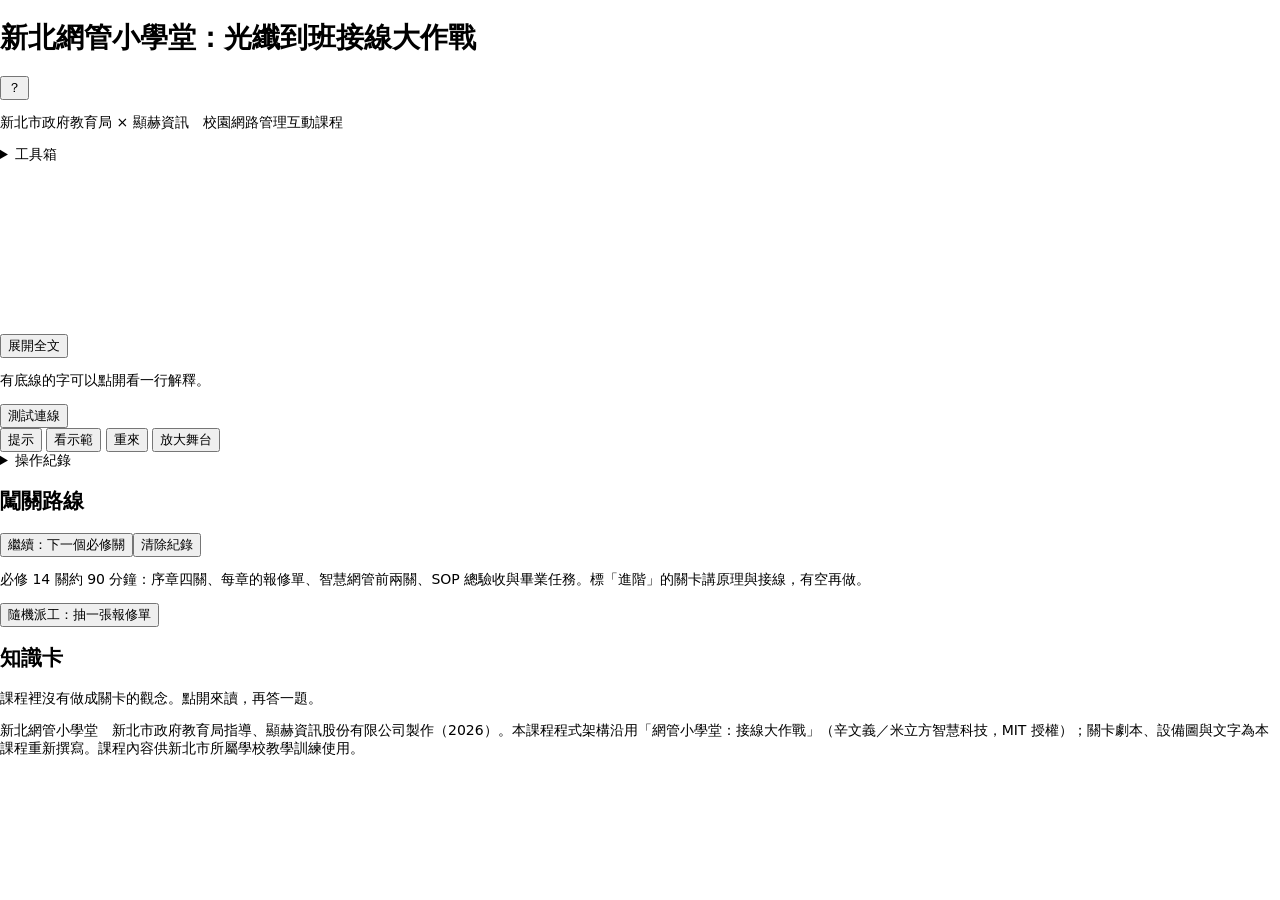
<file: src/index.html>
<!doctype html>
<html lang="zh-Hant">
<head>
<meta charset="utf-8">
<meta name="viewport" content="width=device-width,initial-scale=1,viewport-fit=cover">
<style>body{margin:0;font:14px system-ui,sans-serif}img{max-width:100%}[hidden]{display:none!important}</style>
<title>新北網管小學堂：光纖到班接線大作戰</title>
<meta name="description" content="新北市教育局校園網路管理互動課程：從教室端交換器、副控、核心到校端 L3 與智慧網管系統，36 關闖關教材。">
<link rel="stylesheet" href="https://fonts.googleapis.com/css2?family=LXGW+WenKai+TC:wght@700&family=Noto+Sans+TC:wght@400;500;700&family=JetBrains+Mono:wght@400;600&display=swap">
<style>
/*__CSS__*/
</style>
</head>
<body>
<div class="wrap">
  <header>
    <div class="hrow"><h1>新北網管小學堂：光纖到班接線大作戰</h1><span class="reqprog" id="reqprog"></span><button id="helpBtn" class="help" aria-label="怎麼玩" title="怎麼玩">？</button></div>
    <p class="byline">新北市政府教育局 × 顯赫資訊　校園網路管理互動課程　<span class="lvl" id="lvl"></span></p>
  </header>
  <div class="who" id="who" aria-live="polite" hidden></div>
  <div id="teach" hidden></div>
  <div class="topbar">
    <div class="osi" id="osi" aria-label="這一關練習的 OSI 層"></div>
    <details class="toolbox" id="toolbox"><summary id="toolsum">工具箱</summary><div class="tools" id="tools"></div><p class="toolnote" id="toolnote" hidden></p></details>
  </div>
  <div class="viewbar" id="viewbar" aria-live="polite" hidden></div>

  <div class="play">
    <div class="main">
      <div class="nav" id="nav"></div>
      <div class="stage" id="stage">
        <svg id="board" role="application" aria-label="配線畫面：拖曳設備，從連接埠拉出網路線"></svg>
        <div class="status" id="status" aria-live="polite"></div>
        <div class="acts" id="acts" hidden></div>
      </div>

      <div class="box win" id="win" hidden>
        <div class="win-head">
          <div><div class="stars" id="stars" aria-label="星數"></div><div class="sgrid" id="sgrid"></div></div>
          <div class="btns"><button class="go" id="next"></button></div>
        </div>
        <p class="lead" id="dispfrom" hidden></p>
        <div id="close" hidden></div>
        <h2>這一關學到的事</h2>
        <ul id="learn"></ul>
        <p class="tip" id="tip"></p>
        <div id="see" hidden></div>
        <div id="home" hidden></div>
      </div>
    </div>

    <div class="side">
      <div class="box">
        <h2 id="task"></h2>
        <p id="intro" class="clamp"></p>
        <button id="introMore" class="more mobile-only" type="button">展開全文</button>
        <p class="glnote">有底線的字可以點開看一行解釋。</p>
        <ul class="goal" id="goals"></ul>
        <div class="inv" id="inv" aria-label="剩餘線材"></div>
        <div class="kinds" id="kinds" hidden></div>
      </div>

      <div class="btns main-btn">
        <button class="go" id="test">測試連線</button>
      </div>
      <div class="btns sub-btn">
        <button id="hintBtn">提示</button>
        <button id="demo">看示範</button>
        <button id="reset">重來</button>
        <button id="zoomBtn" class="mobile-only" type="button">放大舞台</button>
      </div>
      <p class="hint" id="hint" hidden></p>

      <div class="term" id="term" aria-live="polite"></div>
      <form class="sh" id="sh" hidden><span id="shhost"></span><input id="shin" list="shlist" maxlength="80" autocomplete="off" spellcheck="false" autocapitalize="off" aria-label="輸入指令" placeholder="輸入指令，例如 ipconfig"><button>執行</button></form>
      <datalist id="shlist"></datalist>
      <label class="shonly" id="shonlyl" hidden><input type="checkbox" id="shonly"> 挑戰：選單不列出指令，自己在終端機輸入</label>

      <details class="box log" id="log"><summary>操作紀錄<span id="logn"></span></summary>
        <ol id="steps"></ol>
        <div class="btns"><button id="share">複製分享連結</button><button id="lastwin" hidden>看上次過關的紀錄</button></div>
        <input id="shareurl" readonly hidden aria-label="分享連結">
        <p class="fb" id="sharemsg" aria-live="polite"></p>
      </details>

    </div>
  </div>

  <h2 class="road-h">闖關路線</h2>
  <p class="progrow"><button id="nextReq" class="go-req">繼續：下一個必修關</button><span id="prog"></span><button id="wipe">清除紀錄</button></p>
  <p class="progrow">必修 14 關約 90 分鐘：序章四關、每章的報修單、智慧網管前兩關、SOP 總驗收與畢業任務。標「進階」的關卡講原理與接線，有空再做。</p>
  <p class="progrow"><button id="disp">隨機派工：抽一張報修單</button><span id="disptext"></span><span id="dispn"></span></p>
  <div id="road"></div>

  <h2 class="road-h">知識卡</h2>
  <p class="progrow">課程裡沒有做成關卡的觀念。點開來讀，再答一題。</p>
  <div class="cards" id="cards"></div>
  <p class="progrow foot">新北網管小學堂　新北市政府教育局指導、顯赫資訊股份有限公司製作（2026）。本課程程式架構沿用「網管小學堂：接線大作戰」（辛文義／米立方智慧科技，MIT 授權）；關卡劇本、設備圖與文字為本課程重新撰寫。課程內容供新北市所屬學校教學訓練使用。</p>
</div>
<div id="printcard"></div>
<div id="welcome" class="welcome" hidden>
  <div class="wbox" role="dialog" aria-labelledby="wtitle">
    <h2 id="wtitle">歡迎來到新北網管小學堂</h2>
    <p>用光纖到班完工後的校園網路當場景，一關一個情境，學會老師打電話來說「不能上網」時先看哪裡、找誰處理。</p>
    <ol>
      <li>畫面左邊是機櫃與教室：拖設備、從埠拉線、點設備看選單。</li>
      <li>右邊是任務單：做完按「測試連線」，不通的話看下方終端機和提示。</li>
      <li>卡住了按「看示範」，它會一步一步做給你看；有底線的字可以點開看解釋。</li>
    </ol>
    <div class="btns">
      <button class="go" id="wStart">新手：從必修第一關開始</button>
      <button id="wClose">我自己選關卡</button>
    </div>
    <p class="wnote">必修 14 關約 90 分鐘。之後按右上角「？」可以再看這一頁。</p>
  </div>
</div>
<div id="gltip" hidden></div>
<script>
(function(){
/*__JS__*/
})();
</script>
</body>
</html>
</file>
